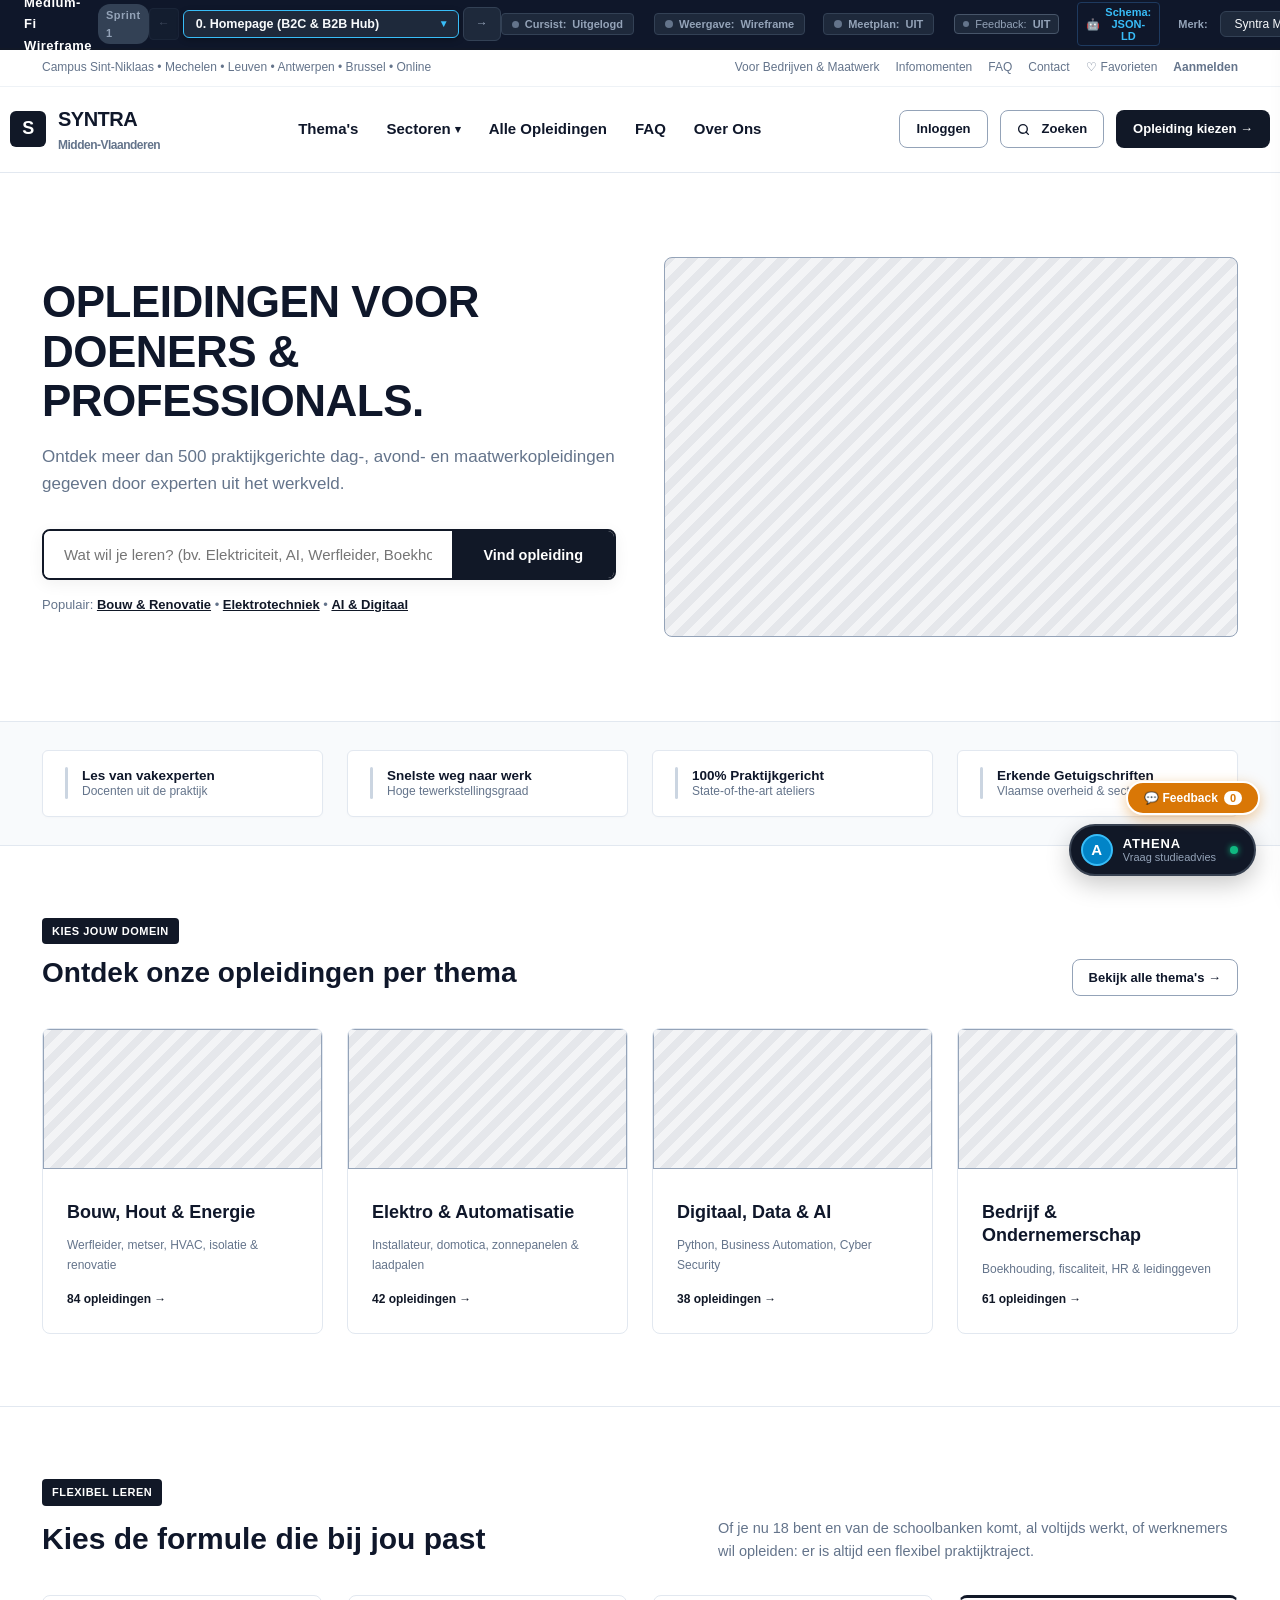
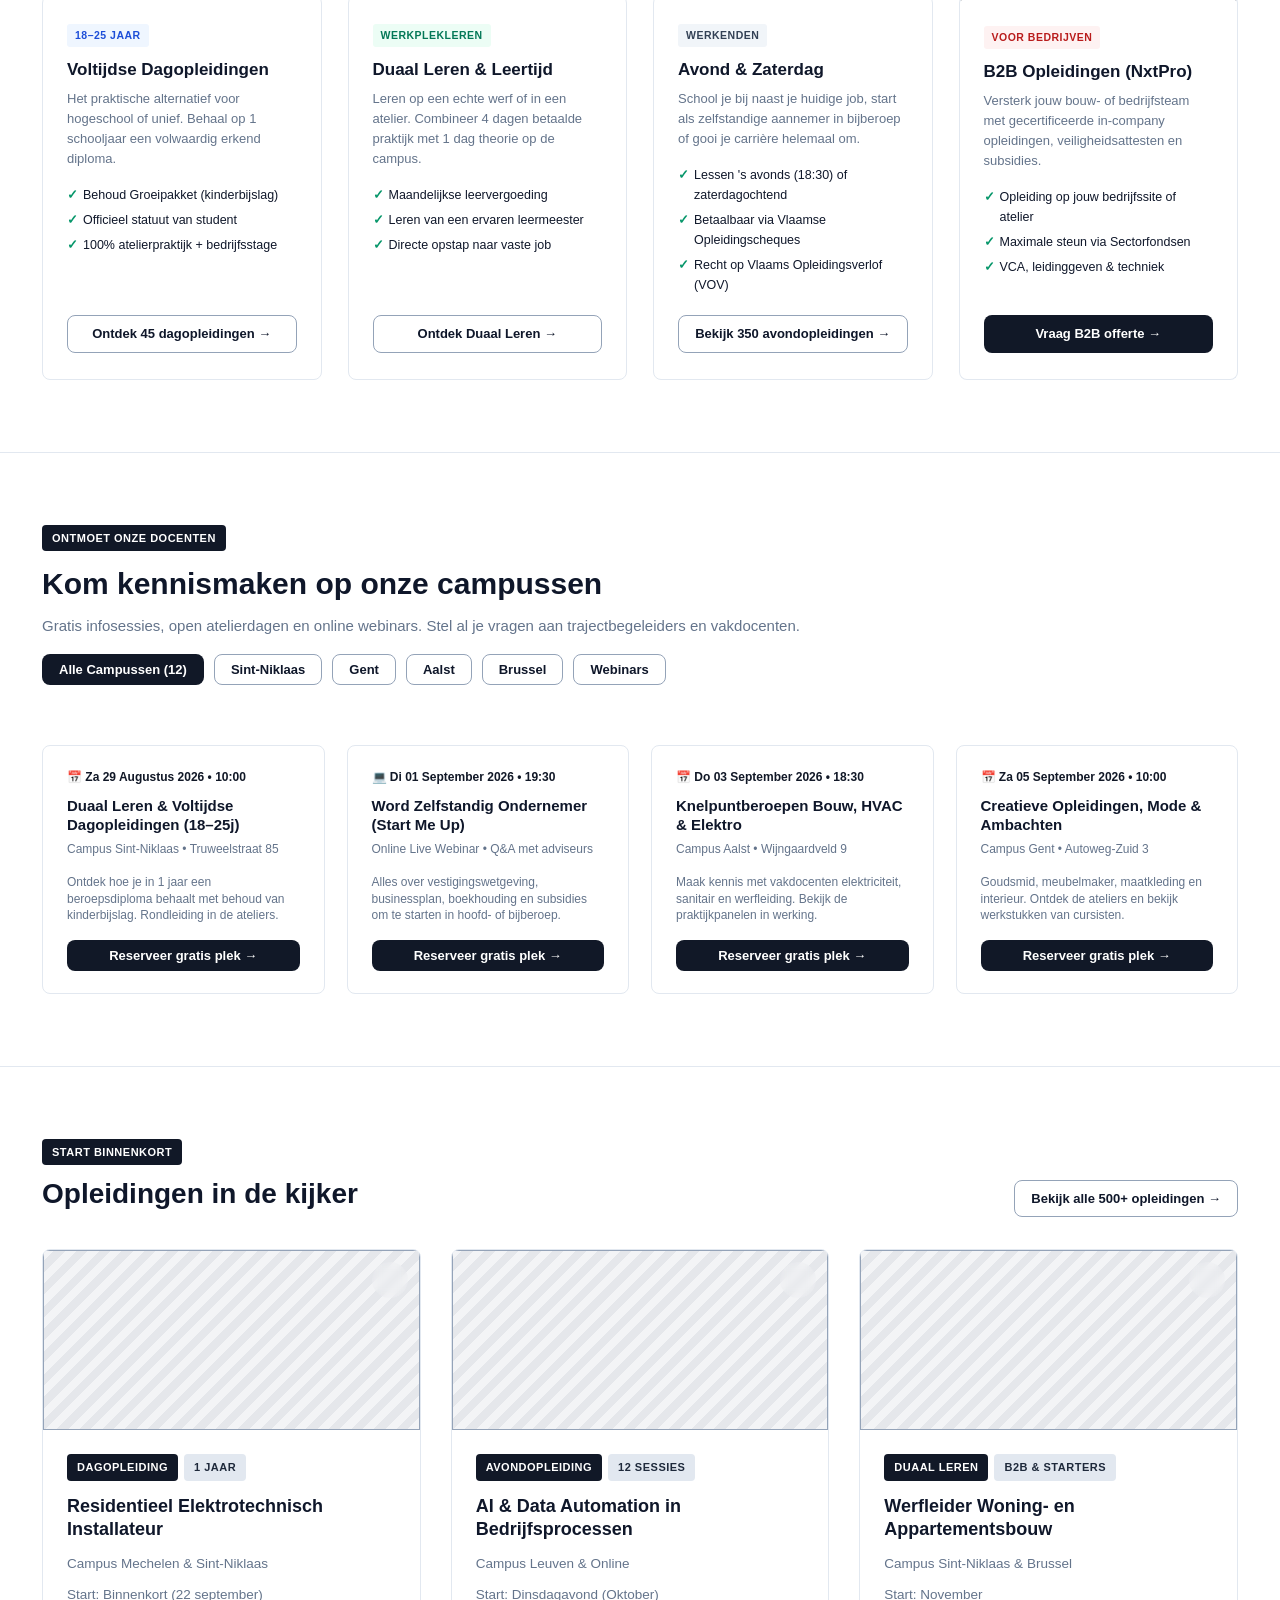
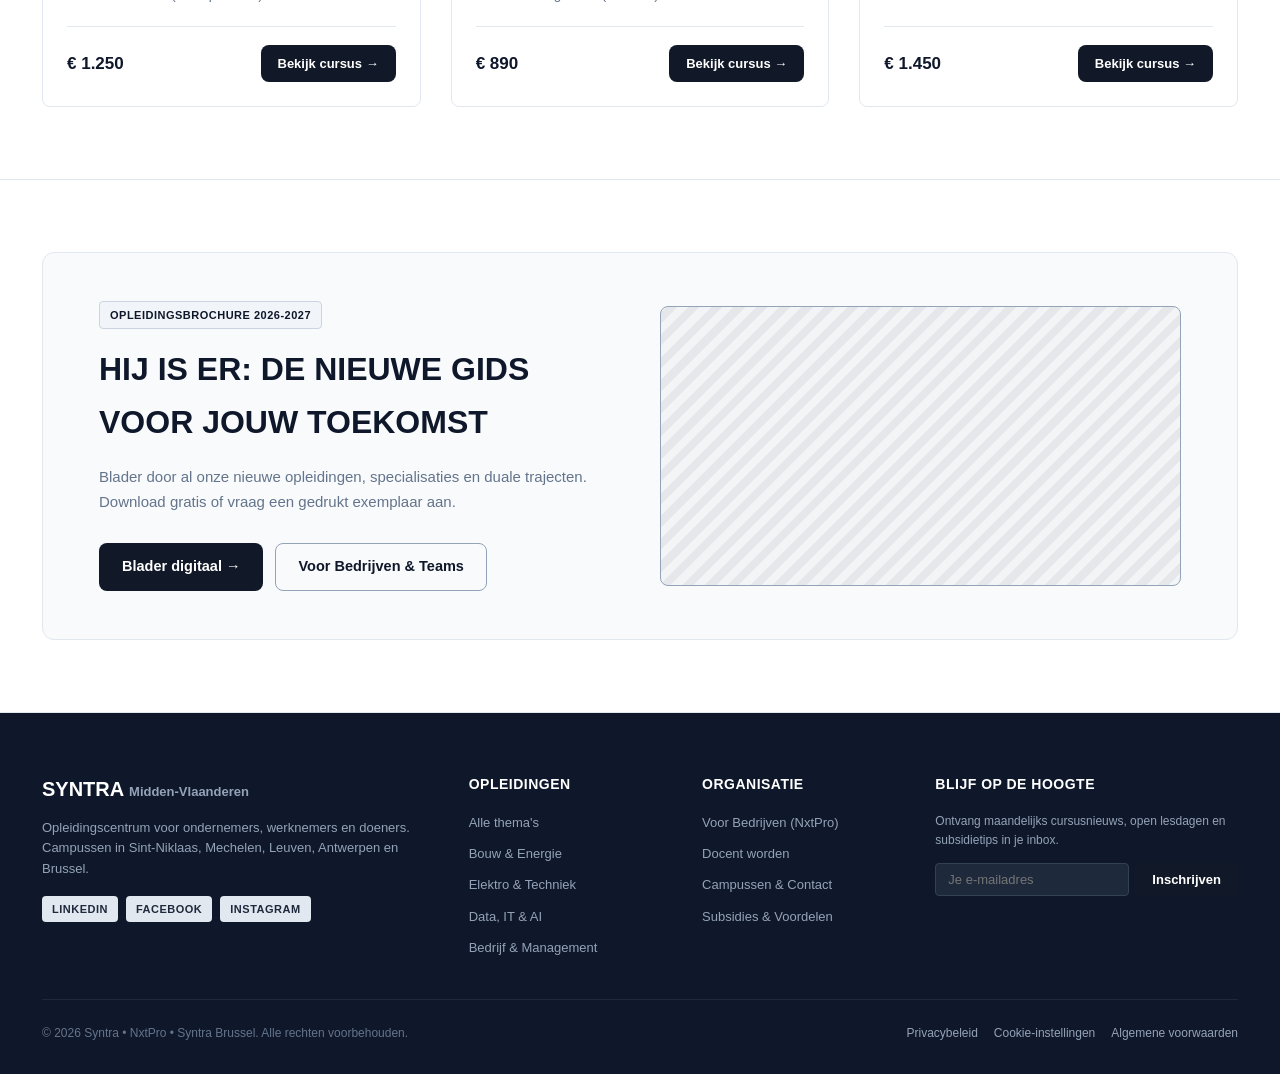
<file: index.html>
<!DOCTYPE html>
<html lang="nl-BE">
<head>
    <meta charset="UTF-8">
    <meta name="viewport" content="width=device-width, initial-scale=1.0">
    <title>Wireframe Prototype - Homepage</title>
    <link rel="stylesheet" href="assets/wireframe.css">
    <link rel="stylesheet" href="assets/feedback-tool.css">
    <script src="assets/wireframe.js" defer></script>
    <script src="assets/feedback-tool.js" defer></script>
    <script src="assets/schema-inspector.js" defer></script>
</head>
<body>

    <!-- GLOBAL HEADER WIREFRAME -->
    <header class="wf-header">
        <div class="wf-topbar">
            <div class="wf-container wf-topbar-flex">
                <div>Campus Sint-Niklaas &bull; Mechelen &bull; Leuven &bull; Antwerpen &bull; Brussel &bull; Online</div>
                <div style="display:flex;gap:16px;align-items:center;">
                    <a href="sector-bouw.html#b2b-bouw" style="color:inherit;text-decoration:none;">Voor Bedrijven &amp; Maatwerk</a>
                    <a href="#infosessies" style="color:inherit;text-decoration:none;">Infomomenten</a>
                    <a href="faq.html" style="color:inherit;text-decoration:none;">FAQ</a>
                    <a href="#" style="color:inherit;text-decoration:none;">Contact</a>
                    <a href="#" class="wf-top-favorites-btn" style="color:inherit;text-decoration:none;display:inline-flex;align-items:center;gap:4px;">
                        <span>♡</span> <span>Favorieten</span>
                        <span class="wf-fav-count-badge" style="display:none;">0</span>
                    </a>
                    <a href="#" class="wf-top-user-btn" style="color:inherit;text-decoration:none;font-weight:700;">
                        Aanmelden
                    </a>
                </div>
            </div>
        </div>

        <div class="wf-container wf-main-header">
            <a href="index.html" class="wf-brand-logo">
                <div class="wf-logo-badge">S</div>
                <div>
                    <span class="wf-brand-name">SYNTRA</span>
                    <span style="font-size:12px;display:block;font-weight:600;color:var(--wf-text-muted);" class="wf-brand-sub">Midden-Vlaanderen</span>
                </div>
            </a>

            <nav>
                <ul class="wf-nav-links">
                    <li><a href="themas.html">Thema's</a></li>
                    <li class="wf-nav-dropdown-item">
                        <a href="themas.html" class="wf-dropdown-trigger" id="wfNavSectorenBtn">
                            Sectoren <span class="wf-dropdown-arrow">▾</span>
                        </a>
                        <div class="wf-dropdown-menu">
                            <div class="wf-dropdown-header">
                                <span>Kies een Sector Hub</span>
                            </div>
                            <div class="wf-dropdown-grid">
                                <a href="sector-bouw.html" class="wf-dropdown-link is-featured">
                                    <div>
                                        <strong>Bouw &amp; Energie</strong>
                                        <small>Werfleider, HVAC, Elektriciteit, Hernieuwbaar</small>
                                    </div>
                                    <span class="wf-tag wf-tag-sm" style="font-size:9px; margin-left:auto;">Actieve Hub</span>
                                </a>
                                <a href="opleiding.html" class="wf-dropdown-link">
                                    <div>
                                        <strong>Elektro &amp; Automatisering</strong>
                                        <small>Residentieel, Industrieel, Domotica, AREI</small>
                                    </div>
                                </a>
                                <a href="zoeken.html?sector=digitaal" class="wf-dropdown-link">
                                    <div>
                                        <strong>Digitaal, Data &amp; AI</strong>
                                        <small>Python, Cybersecurity, Prompt Engineering</small>
                                    </div>
                                </a>
                                <a href="zoeken.html?sector=zorg" class="wf-dropdown-link">
                                    <div>
                                        <strong>Zorg, Welzijn &amp; Zorgkundige</strong>
                                        <small>Verzorgende, Tandartsassistent, Optiek</small>
                                    </div>
                                </a>
                                <a href="zoeken.html?sector=horeca" class="wf-dropdown-link">
                                    <div>
                                        <strong>Voeding, Horeca &amp; Bakkerij</strong>
                                        <small>Kok, Sommelier, Brood &amp; Banket, Chocolatier</small>
                                    </div>
                                </a>
                                <a href="zoeken.html?sector=ondernemen" class="wf-dropdown-link">
                                    <div>
                                        <strong>Ondernemen &amp; Bedrijfsvoering</strong>
                                        <small>Boekhouden, HR, Marketing, KMO-Leiderschap</small>
                                    </div>
                                </a>
                                <a href="zoeken.html?sector=creatief" class="wf-dropdown-link">
                                    <div>
                                        <strong>Creatief &amp; Ambacht</strong>
                                        <small>Meubelmaker, Goudsmid, Leder, Interieur</small>
                                    </div>
                                </a>
                            </div>
                            <div class="wf-dropdown-footer">
                                <a href="themas.html">Bekijk alle 18 sectoren &amp; vakgebieden &rarr;</a>
                            </div>
                        </div>
                    </li>
                    <li><a href="zoeken.html">Alle Opleidingen</a></li>
                    <li><a href="faq.html">FAQ</a></li>
                    <li><a href="#">Over Ons</a></li>
                </ul>
            </nav>

            <div class="wf-nav-actions">
                <a href="zoeken.html" class="wf-btn wf-btn-outline wf-btn-sm" id="wfNavSearchBtn">
                    <svg width="13" height="13" viewBox="0 0 24 24" fill="none" stroke="currentColor" stroke-width="2.5" stroke-linecap="round" stroke-linejoin="round" style="margin-right:4px; vertical-align:-1px;"><circle cx="11" cy="11" r="8"></circle><line x1="21" y1="21" x2="16.65" y2="16.65"></line></svg>Zoeken
                </a>
                <a href="themas.html" class="wf-btn wf-btn-primary wf-btn-sm">Opleiding kiezen &rarr;</a>
            </div>
        </div>
    </header>

    <!-- PERSOONLIJKE CURSISTENSTRIP (Suggestie 1B - Zichtbaar indien ingelogd) -->
    <div class="wf-personal-banner" id="wfPersonalBanner" style="display:none;">
        <div class="wf-container wf-personal-banner-inner">
            <div class="wf-pb-left">
                <span class="wf-pb-badge">Mijn Opleidingstraject</span>
                <strong>Welkom terug, Karel!</strong>
                <span class="wf-pb-text">Eerstvolgende les: <em>Residentieel Elektrotechnisch Installateur</em> &bull; Woensdag 18:30 (Campus Sint-Niklaas, Atelier E102)</span>
            </div>
            <div class="wf-pb-right">
                <a href="opleiding.html#sessies" class="wf-btn wf-btn-sm wf-btn-outline" style="border-color:#86EFAC; background:#FFFFFF;">Lessenrooster &rarr;</a>
                <a href="#" class="wf-btn wf-btn-sm wf-btn-primary" onclick="alert('Inloggen op Canvas / Digitale Leeromgeving gesimuleerd.'); return false;">Mijn Lesmateriaal (Canvas)</a>
            </div>
        </div>
    </div>

    <!-- 1. HERO WIREFRAME MET CENTRALE ZOEKFUNCTIE -->
    <section class="wf-section wf-hero-home" style="padding: 84px 0; background: #FFFFFF;">
        <div class="wf-container">
            <div class="wf-grid-2" style="align-items: center; gap: 48px;">
                <div>
                    <h1 style="font-size: 44px; font-weight: 900; line-height: 1.12; margin-bottom: 18px; letter-spacing: -0.5px;">
                        OPLEIDINGEN VOOR DOENERS &amp; PROFESSIONALS.
                    </h1>
                    <p style="font-size: 17px; color: var(--wf-text-muted); line-height: 1.6; margin-bottom: 32px;">
                        Ontdek meer dan 500 praktijkgerichte dag-, avond- en maatwerkopleidingen gegeven door experten uit het werkveld.
                    </p>

                    <!-- Geïntegreerde Zoekbalk -->
                    <form action="zoeken.html" method="GET" style="display:flex; border: 2px solid var(--wf-primary); border-radius: 8px; overflow: hidden; background: #fff; box-shadow: 0 4px 16px rgba(0,0,0,0.06);">
                        <input type="text" name="q" placeholder="Wat wil je leren? (bv. Elektriciteit, AI, Werfleider, Boekhouding...)" style="flex:1; padding: 15px 20px; border:none; outline:none; font-size:15px;">
                        <button type="submit" class="wf-btn wf-btn-primary" style="border-radius:0; padding: 0 30px;">Vind opleiding</button>
                    </form>
                    <div style="font-size: 13px; color: var(--wf-text-muted); margin-top: 14px;">
                        Populair: <a href="sector-bouw.html" style="color:var(--wf-primary); font-weight:600;">Bouw &amp; Renovatie</a> &bull; <a href="zoeken.html" style="color:var(--wf-primary); font-weight:600;">Elektrotechniek</a> &bull; <a href="zoeken.html" style="color:var(--wf-primary); font-weight:600;">AI &amp; Digitaal</a>
                    </div>
                </div>

                <div>
                    <div class="wf-img-ph" style="height: 380px;"></div>
                </div>
            </div>
        </div>
    </section>

    <!-- 2. USP STRIP WIREFRAME -->
    <section class="wf-section" style="padding: 28px 0; background: #F8FAFC; border-bottom: 1px solid var(--wf-border);">
        <div class="wf-container">
            <div class="wf-grid-4">
                <div class="wf-usp-card">
                    <div class="wf-usp-bar"></div>
                    <div>
                        <strong class="wf-usp-title">Les van vakexperten</strong>
                        <small class="wf-usp-sub">Docenten uit de praktijk</small>
                    </div>
                </div>
                <div class="wf-usp-card">
                    <div class="wf-usp-bar"></div>
                    <div>
                        <strong class="wf-usp-title">Snelste weg naar werk</strong>
                        <small class="wf-usp-sub">Hoge tewerkstellingsgraad</small>
                    </div>
                </div>
                <div class="wf-usp-card">
                    <div class="wf-usp-bar"></div>
                    <div>
                        <strong class="wf-usp-title">100% Praktijkgericht</strong>
                        <small class="wf-usp-sub">State-of-the-art ateliers</small>
                    </div>
                </div>
                <div class="wf-usp-card">
                    <div class="wf-usp-bar"></div>
                    <div>
                        <strong class="wf-usp-title">Erkende Getuigschriften</strong>
                        <small class="wf-usp-sub">Vlaamse overheid &amp; sectoren</small>
                    </div>
                </div>
            </div>
        </div>
    </section>

    <!-- 2B. SECTOR- & THEMAGRID WIREFRAME -->
    <section class="wf-section" style="padding: 72px 0; background: #FFFFFF; border-bottom: 1px solid var(--wf-border);">
        <div class="wf-container">
            <div style="display:flex;justify-content:space-between;align-items:flex-end;margin-bottom:32px;">
                <div>
                    <span class="wf-tag wf-tag-green">Kies jouw domein</span>
                    <h2 style="font-size: 28px; font-weight: 800; margin-top: 6px;">Ontdek onze opleidingen per thema</h2>
                </div>
                <a href="themas.html" class="wf-btn wf-btn-outline wf-btn-sm">Bekijk alle thema's &rarr;</a>
            </div>

            <div class="wf-grid-4">
                <a href="sector-bouw.html" class="wf-card" style="text-decoration:none; color:inherit;">
                    <div class="wf-img-ph" style="height: 140px; border-radius:0;"></div>
                    <div class="wf-card-body">
                        <h3 class="wf-card-title">Bouw, Hout &amp; Energie</h3>
                        <p style="font-size:12px;color:var(--wf-text-muted);">Werfleider, metser, HVAC, isolatie &amp; renovatie</p>
                        <div style="margin-top:auto;padding-top:10px;font-size:12px;color:var(--wf-primary);font-weight:700;">84 opleidingen &rarr;</div>
                    </div>
                </a>

                <a href="zoeken.html" class="wf-card" style="text-decoration:none; color:inherit;">
                    <div class="wf-img-ph" style="height: 140px; border-radius:0;"></div>
                    <div class="wf-card-body">
                        <h3 class="wf-card-title">Elektro &amp; Automatisatie</h3>
                        <p style="font-size:12px;color:var(--wf-text-muted);">Installateur, domotica, zonnepanelen &amp; laadpalen</p>
                        <div style="margin-top:auto;padding-top:10px;font-size:12px;color:var(--wf-primary);font-weight:700;">42 opleidingen &rarr;</div>
                    </div>
                </a>

                <a href="zoeken.html" class="wf-card" style="text-decoration:none; color:inherit;">
                    <div class="wf-img-ph" style="height: 140px; border-radius:0;"></div>
                    <div class="wf-card-body">
                        <h3 class="wf-card-title">Digitaal, Data &amp; AI</h3>
                        <p style="font-size:12px;color:var(--wf-text-muted);">Python, Business Automation, Cyber Security</p>
                        <div style="margin-top:auto;padding-top:10px;font-size:12px;color:var(--wf-primary);font-weight:700;">38 opleidingen &rarr;</div>
                    </div>
                </a>

                <a href="zoeken.html" class="wf-card" style="text-decoration:none; color:inherit;">
                    <div class="wf-img-ph" style="height: 140px; border-radius:0;"></div>
                    <div class="wf-card-body">
                        <h3 class="wf-card-title">Bedrijf &amp; Ondernemerschap</h3>
                        <p style="font-size:12px;color:var(--wf-text-muted);">Boekhouding, fiscaliteit, HR &amp; leidinggeven</p>
                        <div style="margin-top:auto;padding-top:10px;font-size:12px;color:var(--wf-primary);font-weight:700;">61 opleidingen &rarr;</div>
                    </div>
                </a>
            </div>
        </div>
    </section>

    <!-- 2C. DE 4 OPLEIDINGSFORMULES (Segmentatie naar behoefte) -->
    <section class="wf-section bg-alt" style="padding: 72px 0; border-bottom: 1px solid var(--wf-border);">
        <div class="wf-container">
            <div style="display:flex; justify-content:space-between; align-items:flex-end; margin-bottom: 32px; flex-wrap:wrap; gap:16px;">
                <div>
                    <span class="wf-tag wf-tag-dark">Flexibel Leren</span>
                    <h2 style="font-size: 30px; font-weight: 800; margin-top: 8px;">Kies de formule die bij jou past</h2>
                </div>
                <div style="font-size: 14.5px; color: var(--wf-text-muted); max-width: 520px; line-height:1.6;">
                    Of je nu 18 bent en van de schoolbanken komt, al voltijds werkt, of werknemers wil opleiden: er is altijd een flexibel praktijktraject.
                </div>
            </div>

            <div class="wf-formulas-grid">
                <!-- Formule 1: Voltijdse Dagopleidingen -->
                <div class="wf-formula-card">
                    <div>
                        <span class="wf-formula-badge" style="background:#EFF6FF; color:#1D4ED8;">18–25 Jaar</span>
                        <h3 class="wf-formula-title">Voltijdse Dagopleidingen</h3>
                        <p class="wf-formula-desc">
                            Het praktische alternatief voor hogeschool of unief. Behaal op 1 schooljaar een volwaardig erkend diploma.
                        </p>
                        <ul class="wf-formula-list">
                            <li>Behoud Groeipakket (kinderbijslag)</li>
                            <li>Officieel statuut van student</li>
                            <li>100% atelierpraktijk + bedrijfsstage</li>
                        </ul>
                    </div>
                    <a href="zoeken.html?formule=dag" class="wf-btn wf-btn-outline wf-btn-sm" style="width:100%; justify-content:center;">Ontdek 45 dagopleidingen &rarr;</a>
                </div>

                <!-- Formule 2: Duaal Leren & Leertijd -->
                <div class="wf-formula-card">
                    <div>
                        <span class="wf-formula-badge" style="background:#ECFDF5; color:#047857;">Werkplekleren</span>
                        <h3 class="wf-formula-title">Duaal Leren &amp; Leertijd</h3>
                        <p class="wf-formula-desc">
                            Leren op een echte werf of in een atelier. Combineer 4 dagen betaalde praktijk met 1 dag theorie op de campus.
                        </p>
                        <ul class="wf-formula-list">
                            <li>Maandelijkse leervergoeding</li>
                            <li>Leren van een ervaren leermeester</li>
                            <li>Directe opstap naar vaste job</li>
                        </ul>
                    </div>
                    <a href="themas.html" class="wf-btn wf-btn-outline wf-btn-sm" style="width:100%; justify-content:center;">Ontdek Duaal Leren &rarr;</a>
                </div>

                <!-- Formule 3: Avond- & Zaterdagtrajecten -->
                <div class="wf-formula-card">
                    <div>
                        <span class="wf-formula-badge" style="background:#F1F5F9; color:#334155;">Werkenden</span>
                        <h3 class="wf-formula-title">Avond &amp; Zaterdag</h3>
                        <p class="wf-formula-desc">
                            School je bij naast je huidige job, start als zelfstandige aannemer in bijberoep of gooi je carrière helemaal om.
                        </p>
                        <ul class="wf-formula-list">
                            <li>Lessen 's avonds (18:30) of zaterdagochtend</li>
                            <li>Betaalbaar via Vlaamse Opleidingscheques</li>
                            <li>Recht op Vlaams Opleidingsverlof (VOV)</li>
                        </ul>
                    </div>
                    <a href="zoeken.html?formule=avond" class="wf-btn wf-btn-outline wf-btn-sm" style="width:100%; justify-content:center;">Bekijk 350 avondopleidingen &rarr;</a>
                </div>

                <!-- Formule 4: B2B & Maatwerk (NxtPro) -->
                <div class="wf-formula-card" style="border-top:3px solid var(--wf-primary);">
                    <div>
                        <span class="wf-formula-badge" style="background:#FEF2F2; color:#B91C1C;">Voor Bedrijven</span>
                        <h3 class="wf-formula-title">B2B Opleidingen (NxtPro)</h3>
                        <p class="wf-formula-desc">
                            Versterk jouw bouw- of bedrijfsteam met gecertificeerde in-company opleidingen, veiligheidsattesten en subsidies.
                        </p>
                        <ul class="wf-formula-list">
                            <li>Opleiding op jouw bedrijfssite of atelier</li>
                            <li>Maximale steun via Sectorfondsen</li>
                            <li>VCA, leidinggeven &amp; techniek</li>
                        </ul>
                    </div>
                    <a href="sector-bouw.html#b2b-bouw" class="wf-btn wf-btn-primary wf-btn-sm" style="width:100%; justify-content:center;">Vraag B2B offerte &rarr;</a>
                </div>
            </div>
        </div>
    </section>

    <!-- 2D. INFOSESSIES, OPENLESDAGEN & WEBINARS (Lead Generation) -->
    <section class="wf-section" style="padding: 72px 0; background: #FFFFFF; border-bottom: 1px solid var(--wf-border);" id="infosessies">
        <div class="wf-container">
            <div style="display:flex; justify-content:space-between; align-items:flex-end; margin-bottom: 32px; flex-wrap:wrap; gap:16px;">
                <div>
                    <span class="wf-tag wf-tag-dark">Ontmoet onze docenten</span>
                    <h2 style="font-size: 30px; font-weight: 800; margin-top: 8px;">Kom kennismaken op onze campussen</h2>
                    <p style="font-size: 15px; color: var(--wf-text-muted); margin-top: 6px; line-height:1.6;">
                        Gratis infosessies, open atelierdagen en online webinars. Stel al je vragen aan trajectbegeleiders en vakdocenten.
                    </p>
                </div>
                <div class="wf-infosessies-filter">
                    <button type="button" class="wf-btn wf-btn-primary wf-btn-sm" data-campus="all">Alle Campussen (12)</button>
                    <button type="button" class="wf-btn wf-btn-outline wf-btn-sm" data-campus="sint-niklaas">Sint-Niklaas</button>
                    <button type="button" class="wf-btn wf-btn-outline wf-btn-sm" data-campus="gent">Gent</button>
                    <button type="button" class="wf-btn wf-btn-outline wf-btn-sm" data-campus="aalst">Aalst</button>
                    <button type="button" class="wf-btn wf-btn-outline wf-btn-sm" data-campus="brussel">Brussel</button>
                    <button type="button" class="wf-btn wf-btn-outline wf-btn-sm" data-campus="online">Webinars</button>
                </div>
            </div>

            <div class="wf-infosessies-grid">
                <!-- Sessie 1 -->
                <div class="wf-infosessie-card" data-campus="sint-niklaas">
                    <div>
                        <div class="wf-infosessie-date">📅 Za 29 Augustus 2026 &bull; 10:00</div>
                        <h4 class="wf-infosessie-title">Duaal Leren &amp; Voltijdse Dagopleidingen (18–25j)</h4>
                        <div class="wf-infosessie-meta">Campus Sint-Niklaas &bull; Truweelstraat 85</div>
                        <p style="font-size: 12px; color: var(--wf-text-muted); line-height: 1.4; margin-bottom: 16px;">
                            Ontdek hoe je in 1 jaar een beroepsdiploma behaalt met behoud van kinderbijslag. Rondleiding in de ateliers.
                        </p>
                    </div>
                    <button type="button" class="wf-btn wf-btn-primary wf-btn-sm wf-btn-reserve-infosessie" style="width:100%; justify-content:center;">Reserveer gratis plek &rarr;</button>
                </div>

                <!-- Sessie 2 -->
                <div class="wf-infosessie-card" data-campus="online">
                    <div>
                        <div class="wf-infosessie-date">💻 Di 01 September 2026 &bull; 19:30</div>
                        <h4 class="wf-infosessie-title">Word Zelfstandig Ondernemer (Start Me Up)</h4>
                        <div class="wf-infosessie-meta">Online Live Webinar &bull; Q&amp;A met adviseurs</div>
                        <p style="font-size: 12px; color: var(--wf-text-muted); line-height: 1.4; margin-bottom: 16px;">
                            Alles over vestigingswetgeving, businessplan, boekhouding en subsidies om te starten in hoofd- of bijberoep.
                        </p>
                    </div>
                    <button type="button" class="wf-btn wf-btn-primary wf-btn-sm wf-btn-reserve-infosessie" style="width:100%; justify-content:center;">Reserveer gratis plek &rarr;</button>
                </div>

                <!-- Sessie 3 -->
                <div class="wf-infosessie-card" data-campus="aalst">
                    <div>
                        <div class="wf-infosessie-date">📅 Do 03 September 2026 &bull; 18:30</div>
                        <h4 class="wf-infosessie-title">Knelpuntberoepen Bouw, HVAC &amp; Elektro</h4>
                        <div class="wf-infosessie-meta">Campus Aalst &bull; Wijngaardveld 9</div>
                        <p style="font-size: 12px; color: var(--wf-text-muted); line-height: 1.4; margin-bottom: 16px;">
                            Maak kennis met vakdocenten elektriciteit, sanitair en werfleiding. Bekijk de praktijkpanelen in werking.
                        </p>
                    </div>
                    <button type="button" class="wf-btn wf-btn-primary wf-btn-sm wf-btn-reserve-infosessie" style="width:100%; justify-content:center;">Reserveer gratis plek &rarr;</button>
                </div>

                <!-- Sessie 4 -->
                <div class="wf-infosessie-card" data-campus="gent">
                    <div>
                        <div class="wf-infosessie-date">📅 Za 05 September 2026 &bull; 10:00</div>
                        <h4 class="wf-infosessie-title">Creatieve Opleidingen, Mode &amp; Ambachten</h4>
                        <div class="wf-infosessie-meta">Campus Gent &bull; Autoweg-Zuid 3</div>
                        <p style="font-size: 12px; color: var(--wf-text-muted); line-height: 1.4; margin-bottom: 16px;">
                            Goudsmid, meubelmaker, maatkleding en interieur. Ontdek de ateliers en bekijk werkstukken van cursisten.
                        </p>
                    </div>
                    <button type="button" class="wf-btn wf-btn-primary wf-btn-sm wf-btn-reserve-infosessie" style="width:100%; justify-content:center;">Reserveer gratis plek &rarr;</button>
                </div>
            </div>
        </div>
    </section>

    <!-- 4. POPULAIRE OPLEIDINGEN IN DE KIJKER -->
    <section class="wf-section bg-alt" style="padding: 72px 0;">
        <div class="wf-container">
            <div style="display:flex;justify-content:space-between;align-items:flex-end;margin-bottom:32px;">
                <div>
                    <span class="wf-tag wf-tag-blue">Start binnenkort</span>
                    <h2 style="font-size: 28px; font-weight: 800; margin-top: 6px;">Opleidingen in de kijker</h2>
                </div>
                <a href="zoeken.html" class="wf-btn wf-btn-outline wf-btn-sm">Bekijk alle 500+ opleidingen &rarr;</a>
            </div>

            <div class="wf-grid-3">
                <!-- Kaart 1 -->
                <div class="wf-card">
                    <button type="button" class="wf-fav-btn" data-course-id="EL-2026-RES" data-course-title="Residentieel Elektrotechnisch Installateur" aria-label="Bewaar in favorieten" title="Bewaar in favorieten">
                        <svg class="wf-fav-icon" viewBox="0 0 24 24" width="18" height="18" fill="none" stroke="currentColor" stroke-width="2" stroke-linecap="round" stroke-linejoin="round">
                            <path d="M20.84 4.61a5.5 5.5 0 0 0-7.78 0L12 5.67l-1.06-1.06a5.5 5.5 0 0 0-7.78 7.78l1.06 1.06L12 21.23l7.78-7.78 1.06-1.06a5.5 5.5 0 0 0 0-7.78z"></path>
                        </svg>
                    </button>
                    <div class="wf-img-ph" style="height: 180px; border-radius:0;"></div>
                    <div class="wf-card-body">
                        <div style="display:flex;gap:6px;margin-bottom:6px;">
                            <span class="wf-tag wf-tag-green">Dagopleiding</span>
                            <span class="wf-tag">1 Jaar</span>
                        </div>
                        <h3 class="wf-card-title">Residentieel Elektrotechnisch Installateur</h3>
                        <div class="wf-card-meta">
                            <div>Campus Mechelen &amp; Sint-Niklaas</div>
                            <div>Start: Binnenkort (22 september)</div>
                        </div>
                        <div class="wf-card-footer">
                            <div class="wf-price">&euro; 1.250</div>
                            <a href="opleiding.html" class="wf-btn wf-btn-primary wf-btn-sm">Bekijk cursus &rarr;</a>
                        </div>
                    </div>
                </div>

                <!-- Kaart 2 -->
                <div class="wf-card">
                    <button type="button" class="wf-fav-btn" data-course-id="AI-2026-AUTO" data-course-title="AI &amp; Data Automation in Bedrijfsprocessen" aria-label="Bewaar in favorieten" title="Bewaar in favorieten">
                        <svg class="wf-fav-icon" viewBox="0 0 24 24" width="18" height="18" fill="none" stroke="currentColor" stroke-width="2" stroke-linecap="round" stroke-linejoin="round">
                            <path d="M20.84 4.61a5.5 5.5 0 0 0-7.78 0L12 5.67l-1.06-1.06a5.5 5.5 0 0 0-7.78 7.78l1.06 1.06L12 21.23l7.78-7.78 1.06-1.06a5.5 5.5 0 0 0 0-7.78z"></path>
                        </svg>
                    </button>
                    <div class="wf-img-ph" style="height: 180px; border-radius:0;"></div>
                    <div class="wf-card-body">
                        <div style="display:flex;gap:6px;margin-bottom:6px;">
                            <span class="wf-tag wf-tag-blue">Avondopleiding</span>
                            <span class="wf-tag">12 Sessies</span>
                        </div>
                        <h3 class="wf-card-title">AI &amp; Data Automation in Bedrijfsprocessen</h3>
                        <div class="wf-card-meta">
                            <div>Campus Leuven &amp; Online</div>
                            <div>Start: Dinsdagavond (Oktober)</div>
                        </div>
                        <div class="wf-card-footer">
                            <div class="wf-price">&euro; 890</div>
                            <a href="opleiding.html" class="wf-btn wf-btn-primary wf-btn-sm">Bekijk cursus &rarr;</a>
                        </div>
                    </div>
                </div>

                <!-- Kaart 3 -->
                <div class="wf-card">
                    <button type="button" class="wf-fav-btn" data-course-id="BW-2026-WERF" data-course-title="Werfleider Woning- en Appartementsbouw" aria-label="Bewaar in favorieten" title="Bewaar in favorieten">
                        <svg class="wf-fav-icon" viewBox="0 0 24 24" width="18" height="18" fill="none" stroke="currentColor" stroke-width="2" stroke-linecap="round" stroke-linejoin="round">
                            <path d="M20.84 4.61a5.5 5.5 0 0 0-7.78 0L12 5.67l-1.06-1.06a5.5 5.5 0 0 0-7.78 7.78l1.06 1.06L12 21.23l7.78-7.78 1.06-1.06a5.5 5.5 0 0 0 0-7.78z"></path>
                        </svg>
                    </button>
                    <div class="wf-img-ph" style="height: 180px; border-radius:0;"></div>
                    <div class="wf-card-body">
                        <div style="display:flex;gap:6px;margin-bottom:6px;">
                            <span class="wf-tag wf-tag-green">Duaal Leren</span>
                            <span class="wf-tag">B2B &amp; Starters</span>
                        </div>
                        <h3 class="wf-card-title">Werfleider Woning- en Appartementsbouw</h3>
                        <div class="wf-card-meta">
                            <div>Campus Sint-Niklaas &amp; Brussel</div>
                            <div>Start: November</div>
                        </div>
                        <div class="wf-card-footer">
                            <div class="wf-price">&euro; 1.450</div>
                            <a href="opleiding.html" class="wf-btn wf-btn-primary wf-btn-sm">Bekijk cursus &rarr;</a>
                        </div>
                    </div>
                </div>
            </div>
        </div>
    </section>

    <!-- 5. BROCHURE & B2B MAATWERK BANNER -->
    <section class="wf-section bg-alt" style="padding: 72px 0;">
        <div class="wf-container">
            <div class="wf-grid-2" style="align-items:center; background:#F8FAFC; border:1px solid var(--wf-border); border-radius:12px; padding:48px 56px; gap:40px;">
                <div>
                    <span class="wf-tag wf-tag-red">Opleidingsbrochure 2026-2027</span>
                    <h2 style="font-size:32px; font-weight:800; margin:14px 0 16px;">HIJ IS ER: DE NIEUWE GIDS VOOR JOUW TOEKOMST</h2>
                    <p style="color:var(--wf-text-muted); line-height:1.65; margin-bottom:28px;">
                        Blader door al onze nieuwe opleidingen, specialisaties en duale trajecten. Download gratis of vraag een gedrukt exemplaar aan.
                    </p>
                    <div style="display:flex;gap:12px; flex-wrap:wrap;">
                        <a href="#" class="wf-btn wf-btn-primary">Blader digitaal &rarr;</a>
                        <a href="sector-bouw.html" class="wf-btn wf-btn-outline">Voor Bedrijven &amp; Teams</a>
                    </div>
                </div>
                <div>
                    <div class="wf-img-ph" style="height:280px;"></div>
                </div>
            </div>
        </div>
    </section>

    <!-- GLOBAL FOOTER WIREFRAME -->
    <footer class="wf-footer">
        <div class="wf-container">
            <div class="wf-footer-grid">
                <div class="wf-footer-col">
                    <div style="font-weight:900;font-size:20px;color:#fff;margin-bottom:12px;">
                        <span class="wf-brand-name">SYNTRA</span> <span class="wf-brand-sub" style="font-size:13px;color:#94a3b8;">Midden-Vlaanderen</span>
                    </div>
                    <p style="line-height:1.6;color:#94a3b8;margin-bottom:16px;">
                        Opleidingscentrum voor ondernemers, werknemers en doeners. Campussen in Sint-Niklaas, Mechelen, Leuven, Antwerpen en Brussel.
                    </p>
                    <div style="display:flex;gap:8px;">
                        <span class="wf-tag">LinkedIn</span>
                        <span class="wf-tag">Facebook</span>
                        <span class="wf-tag">Instagram</span>
                    </div>
                </div>

                <div class="wf-footer-col">
                    <h4>Opleidingen</h4>
                    <ul>
                        <li><a href="themas.html">Alle thema's</a></li>
                        <li><a href="sector-bouw.html">Bouw &amp; Energie</a></li>
                        <li><a href="zoeken.html">Elektro &amp; Techniek</a></li>
                        <li><a href="zoeken.html">Data, IT &amp; AI</a></li>
                        <li><a href="zoeken.html">Bedrijf &amp; Management</a></li>
                    </ul>
                </div>

                <div class="wf-footer-col">
                    <h4>Organisatie</h4>
                    <ul>
                        <li><a href="sector-bouw.html">Voor Bedrijven (NxtPro)</a></li>
                        <li><a href="#">Docent worden</a></li>
                        <li><a href="#">Campussen &amp; Contact</a></li>
                        <li><a href="#">Subsidies &amp; Voordelen</a></li>
                    </ul>
                </div>

                <div class="wf-footer-col">
                    <h4>Blijf op de hoogte</h4>
                    <p style="color:#94a3b8;font-size:12px;margin-bottom:12px;">
                        Ontvang maandelijks cursusnieuws, open lesdagen en subsidietips in je inbox.
                    </p>
                    <div style="display:flex;gap:6px;">
                        <input type="email" placeholder="Je e-mailadres" style="flex:1;padding:8px 12px;border:1px solid #334155;background:#1E293B;color:#fff;border-radius:4px;font-size:13px;">
                        <button class="wf-btn wf-btn-primary wf-btn-sm" style="border-radius:4px;">Inschrijven</button>
                    </div>
                </div>
            </div>

            <div class="wf-footer-bottom">
                <div>&copy; 2026 Syntra &bull; NxtPro &bull; Syntra Brussel. Alle rechten voorbehouden.</div>
                <div style="display:flex;gap:16px;">
                    <a href="#">Privacybeleid</a>
                    <a href="#">Cookie-instellingen</a>
                    <a href="#">Algemene voorwaarden</a>
                </div>
            </div>
        </div>
    </footer>

</body>
</html>
</file>
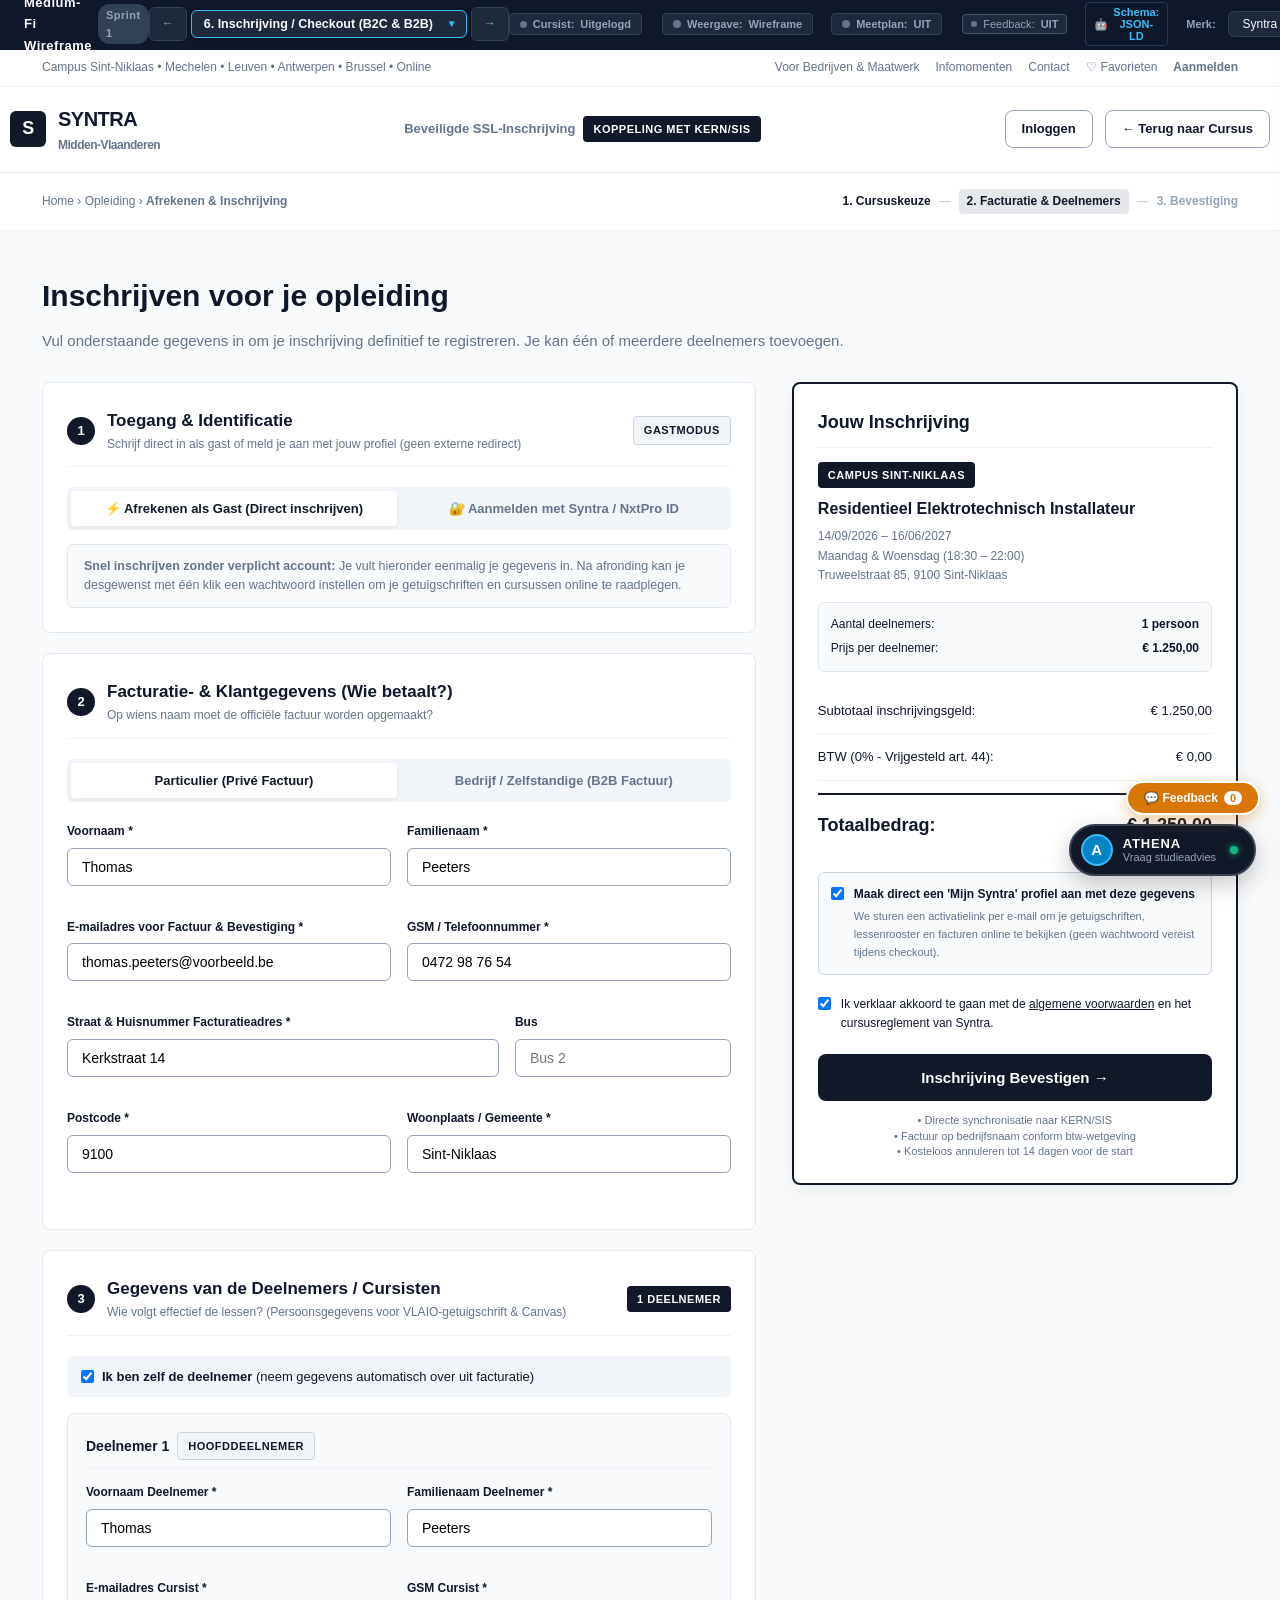
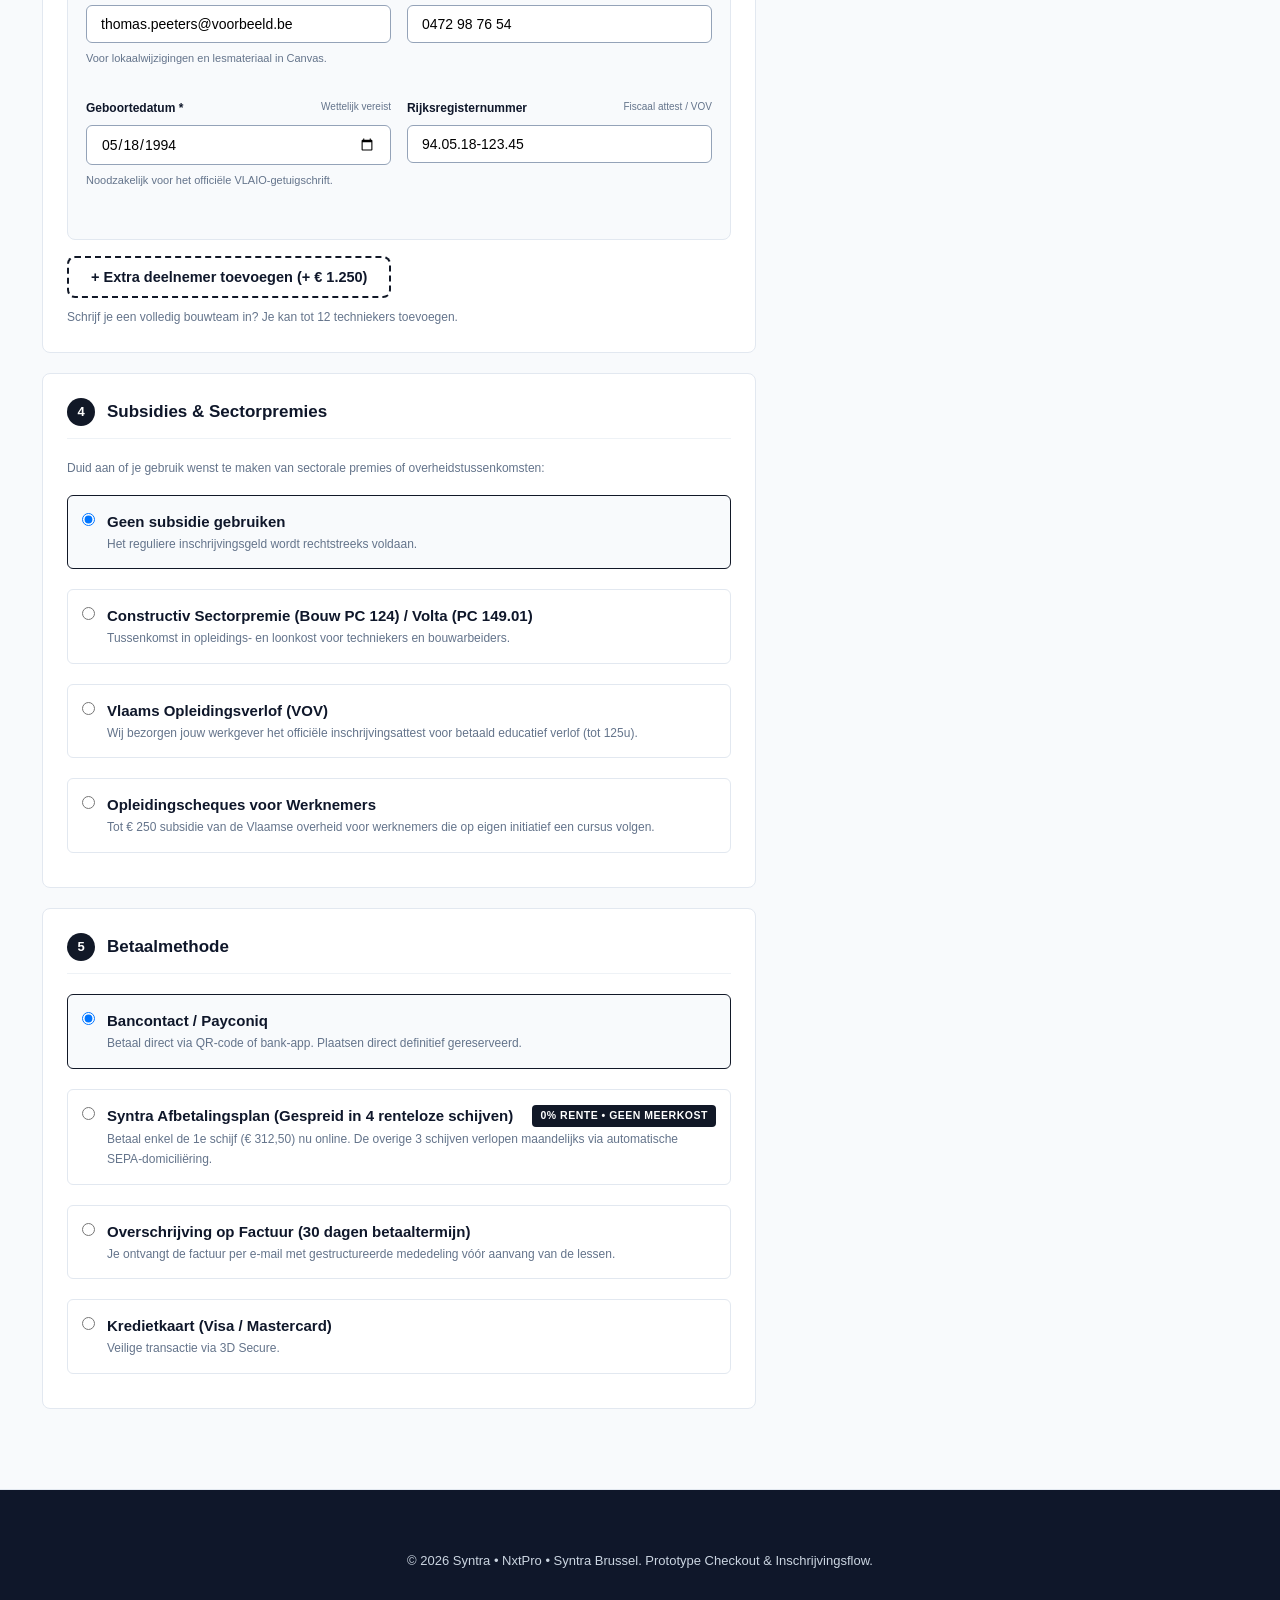
<file: afrekenen.html>
<!DOCTYPE html>
<html lang="nl-BE">
<head>
    <meta charset="UTF-8">
    <meta name="viewport" content="width=device-width, initial-scale=1.0">
    <title>Wireframe Prototype - Afrekenen &amp; Inschrijven</title>
    <link rel="stylesheet" href="assets/wireframe.css">
    <link rel="stylesheet" href="assets/feedback-tool.css">
    <script src="assets/wireframe.js" defer></script>
    <script src="assets/feedback-tool.js" defer></script>
    <script src="assets/schema-inspector.js" defer></script>
</head>
<body style="background:#F8FAFC;">

    <!-- GLOBAL HEADER WIREFRAME -->
    <header class="wf-header">
        <div class="wf-topbar">
            <div class="wf-container wf-topbar-flex">
                <div>Campus Sint-Niklaas &bull; Mechelen &bull; Leuven &bull; Antwerpen &bull; Brussel &bull; Online</div>
                <div style="display:flex;gap:16px;align-items:center;">
                    <a href="sector-bouw.html#b2b-bouw" style="color:inherit;text-decoration:none;">Voor Bedrijven &amp; Maatwerk</a>
                    <a href="index.html#infosessies" style="color:inherit;text-decoration:none;">Infomomenten</a>
                    <a href="#" style="color:inherit;text-decoration:none;">Contact</a>
                    <a href="#" class="wf-top-favorites-btn" style="color:inherit;text-decoration:none;display:inline-flex;align-items:center;gap:4px;">
                        <span>♡</span> <span>Favorieten</span>
                        <span class="wf-fav-count-badge" style="display:none;">0</span>
                    </a>
                    <a href="#" class="wf-top-user-btn" style="color:inherit;text-decoration:none;font-weight:700;">
                        Aanmelden
                    </a>
                </div>
            </div>
        </div>

        <div class="wf-container wf-main-header">
            <a href="index.html" class="wf-brand-logo">
                <div class="wf-logo-badge">S</div>
                <div>
                    <span class="wf-brand-name">SYNTRA</span>
                    <span style="font-size:12px;display:block;font-weight:600;color:var(--wf-text-muted);" class="wf-brand-sub">Midden-Vlaanderen</span>
                </div>
            </a>
            <div style="font-size:13px; font-weight:700; color:var(--wf-text-muted); display:flex; align-items:center; gap:8px;">
                <span>Beveiligde SSL-Inschrijving</span>
                <span class="wf-tag wf-tag-dark">Koppeling met KERN/SIS</span>
            </div>
            <div class="wf-nav-actions">
                <a href="opleiding.html" class="wf-btn wf-btn-outline wf-btn-sm">&larr; Terug naar Cursus</a>
            </div>
        </div>
    </header>

    <!-- CHECKOUT BREADCRUMB & STAPPENINDICATOR -->
    <div style="background:#FFFFFF; border-bottom:1px solid #EEF2F6; padding:16px 0;">
        <div class="wf-container">
            <div style="display:flex; justify-content:space-between; align-items:center; flex-wrap:wrap; gap:12px;">
                <div style="font-size:12px; color:var(--wf-text-muted);">
                    <a href="index.html" style="color:inherit; text-decoration:none;">Home</a> &rsaquo;
                    <a href="opleiding.html" style="color:inherit; text-decoration:none;">Opleiding</a> &rsaquo;
                    <strong>Afrekenen &amp; Inschrijving</strong>
                </div>
                <!-- Stappen indicator -->
                <div style="display:flex; align-items:center; gap:8px; font-size:12px; font-weight:700;">
                    <span style="color:#111827;">1. Cursuskeuze</span>
                    <span style="color:#CBD5E1;">&mdash;</span>
                    <span style="color:#111827; background:#E5E7EB; padding:3px 8px; border-radius:4px;">2. Facturatie &amp; Deelnemers</span>
                    <span style="color:#CBD5E1;">&mdash;</span>
                    <span style="color:#94A3B8;">3. Bevestiging</span>
                </div>
            </div>
        </div>
    </div>

    <!-- MAIN CHECKOUT CONTENT -->
    <main class="wf-section" style="padding:40px 0 60px;">
        <div class="wf-container">
            
            <h1 style="font-size:30px; font-weight:900; margin-bottom:8px;">
                Inschrijven voor je opleiding
            </h1>
            <p style="font-size:15px; color:var(--wf-text-muted); margin-bottom:28px;">
                Vul onderstaande gegevens in om je inschrijving definitief te registreren. Je kan één of meerdere deelnemers toevoegen.
            </p>

            <form id="wfCheckoutForm" action="bevestiging.html" method="get">
                <div class="wf-checkout-layout">
                    
                    <!-- LINKERKOLOM: INSCHRIJFFORMULIER -->
                    <div>
                        
                        <!-- STAP 1: IDENTIFICATIE & TOEGANG (INLINE IDP LOGIN VS GAST AFREKENEN) -->
                        <div class="wf-checkout-step" id="wfAuthStep">
                            <div class="wf-checkout-step-header" style="justify-content:space-between; flex-wrap:wrap;">
                                <div style="display:flex; align-items:center; gap:12px;">
                                    <div class="wf-step-number" id="authStepIcon">1</div>
                                    <div>
                                        <div class="wf-checkout-step-title">Toegang &amp; Identificatie</div>
                                        <div style="font-size:12px; color:var(--wf-text-muted);">Schrijf direct in als gast of meld je aan met jouw profiel (geen externe redirect)</div>
                                    </div>
                                </div>
                                <span class="wf-tag wf-tag-outline" id="authBadge">Gastmodus</span>
                            </div>

                            <!-- Schakelaar Gast vs Aanmelden -->
                            <div class="wf-toggle-tabs" id="authModeTabs" style="margin-bottom:14px;">
                                <button type="button" class="wf-toggle-tab active" id="tabGuest" onclick="switchAuthMode('guest')">
                                    ⚡ Afrekenen als Gast (Direct inschrijven)
                                </button>
                                <button type="button" class="wf-toggle-tab" id="tabLogin" onclick="switchAuthMode('login')">
                                    🔐 Aanmelden met Syntra / NxtPro ID
                                </button>
                            </div>

                            <!-- INLINE GAST INFO -->
                            <div id="authGuestInfo" style="background:#F8FAFC; border:1px solid var(--wf-border); border-radius:6px; padding:12px 16px; font-size:12.5px; color:var(--wf-text-muted); line-height:1.5;">
                                <strong>Snel inschrijven zonder verplicht account:</strong> Je vult hieronder eenmalig je gegevens in. Na afronding kan je desgewenst met één klik een wachtwoord instellen om je getuigschriften en cursussen online te raadplegen.
                            </div>

                            <!-- INLINE IDP LOGIN PANEEL (100% Inline via IDP API - Geen redirect naar externe pagina!) -->
                            <div id="authLoginPanel" style="display:none; background:#FFFFFF; border:2px solid #0284C7; border-radius:8px; padding:18px; margin-top:8px;">
                                <div style="display:flex; justify-content:space-between; align-items:center; margin-bottom:14px; border-bottom:1px solid #E2E8F0; padding-bottom:10px;">
                                    <div>
                                        <strong style="font-size:14px; color:#0369A1;">Inline Aanmelden via Centrale IDP</strong>
                                        <div style="font-size:11.5px; color:var(--wf-text-muted);">Blijf op deze pagina: jouw profiel en facturatiegegevens worden direct ingeladen</div>
                                    </div>
                                    <span class="wf-tag wf-tag-green" style="font-size:10px;">Single Sign-On (OIDC)</span>
                                </div>

                                <div id="loginFormFields">
                                    <div class="wf-form-row">
                                        <div class="wf-form-row-1">
                                            <label class="wf-form-label">E-mailadres / Gebruikersnaam</label>
                                            <input type="email" class="wf-form-input" id="idpEmail" placeholder="jouw.naam@bedrijf.be" value="karel@peetersbouw.be">
                                        </div>
                                        <div class="wf-form-row-1">
                                            <label class="wf-form-label">Wachtwoord</label>
                                            <input type="password" class="wf-form-input" id="idpPassword" placeholder="••••••••••••" value="Syntra2026!">
                                        </div>
                                    </div>

                                    <div style="display:flex; justify-content:space-between; align-items:center; flex-wrap:wrap; gap:10px; margin-top:10px;">
                                        <div style="display:flex; gap:10px; align-items:center;">
                                            <button type="button" class="wf-btn wf-btn-primary wf-btn-sm" id="btnInlineLogin" onclick="simulateInlineLogin('credentials')" style="padding:8px 18px; font-weight:800;">
                                                Aanmelden &amp; Gegevens Ophalen &rarr;
                                            </button>
                                            <a href="#" style="font-size:12px; color:var(--wf-text-muted); text-decoration:underline;">Wachtwoord vergeten?</a>
                                        </div>
                                        
                                        <!-- SSO FEDERATED OPTIONS (INLINE POPUP/MODAL) -->
                                        <div style="display:flex; gap:8px; align-items:center;">
                                            <span style="font-size:11.5px; color:var(--wf-text-muted);">Of federatief:</span>
                                            <button type="button" class="wf-btn wf-btn-outline wf-btn-sm" onclick="simulateInlineLogin('itsme')" style="padding:5px 10px; font-size:11px; display:inline-flex; align-items:center; gap:4px; font-weight:700;">
                                                <span style="font-weight:900; color:#E11D48;">itsme</span>®
                                            </button>
                                            <button type="button" class="wf-btn wf-btn-outline wf-btn-sm" onclick="simulateInlineLogin('microsoft')" style="padding:5px 10px; font-size:11px; display:inline-flex; align-items:center; gap:4px;">
                                                <svg width="12" height="12" viewBox="0 0 21 21"><path fill="#f25022" d="M1 1h9v9H1z"/><path fill="#00a4ef" d="M1 11h9v9H1z"/><path fill="#7fba00" d="M11 1h9v9h-9z"/><path fill="#ffb900" d="M11 11h9v9h-9z"/></svg> Microsoft 365
                                            </button>
                                        </div>
                                    </div>
                                </div>

                                <!-- SUCCESVOLLE AANGEMELDE STAAT -->
                                <div id="loginSuccessState" style="display:none; background:#F0FDF4; border:1px solid #BBF7D0; border-radius:6px; padding:12px 16px;">
                                    <div style="display:flex; justify-content:space-between; align-items:center; flex-wrap:wrap; gap:8px;">
                                        <div style="display:flex; align-items:center; gap:12px;">
                                            <div style="width:38px; height:38px; border-radius:50%; background:#16A34A; color:#fff; display:flex; align-items:center; justify-content:center; font-weight:800; font-size:14px;">KS</div>
                                            <div>
                                                <strong style="font-size:13.5px; color:#15803D;" id="loggedInUserName">Karel Strosse (Bouwbedrijf Peeters NV)</strong>
                                                <div style="font-size:11.5px; color:#166534;" id="loggedInUserEmail">karel@peetersbouw.be &bull; BTW BE 0845.123.789 &bull; IDP Token actief (inline)</div>
                                            </div>
                                        </div>
                                        <button type="button" class="wf-btn wf-btn-outline wf-btn-sm" onclick="logoutInline()" style="font-size:11px; padding:4px 10px; border-color:#86EFAC; color:#15803D; background:#FFFFFF;">
                                            Afmelden / Ander account
                                        </button>
                                    </div>
                                </div>
                            </div>
                        </div>

                        <!-- STAP 2: FACTURATIE- & KLANTGEGEVENS (WIE BETAALT?) -->
                        <div class="wf-checkout-step">
                            <div class="wf-checkout-step-header">
                                <div class="wf-step-number">2</div>
                                <div>
                                    <div class="wf-checkout-step-title">Facturatie- &amp; Klantgegevens (Wie betaalt?)</div>
                                    <div style="font-size:12px; color:var(--wf-text-muted);">Op wiens naam moet de officiële factuur worden opgemaakt?</div>
                                </div>
                            </div>

                            <div class="wf-toggle-tabs" id="customerTypeTabs">
                                <button type="button" class="wf-toggle-tab active" id="tabParticulier" onclick="switchCustomerType('particulier')">
                                    Particulier (Privé Factuur)
                                </button>
                                <button type="button" class="wf-toggle-tab" id="tabBedrijf" onclick="switchCustomerType('bedrijf')">
                                    Bedrijf / Zelfstandige (B2B Factuur)
                                </button>
                            </div>
                            <input type="hidden" name="klanttype" id="inputKlanttype" value="particulier">

                            <!-- VELDEN VOOR BEDRIJF / ZAKELIJK (DIRECT ZICHTBAAR BIJ BEDRIJF) -->
                            <div id="fieldsBedrijf" style="display:none; background:#F8FAFC; border:1px solid #CBD5E1; border-radius:8px; padding:20px; margin-bottom:16px;">
                                <div class="wf-form-row">
                                    <div class="wf-form-row-1">
                                        <label class="wf-form-label">Bedrijfsnaam / Onderneming *</label>
                                        <input type="text" class="wf-form-input" name="bedrijfsnaam" id="inputBedrijfsnaam" placeholder="bv. Bouwbedrijf Peeters NV" value="Bouwbedrijf Peeters NV">
                                    </div>
                                    <div class="wf-form-row-1">
                                        <label class="wf-form-label">
                                            <span>Ondernemings- / BTW-nummer *</span>
                                            <small style="color:#059669; font-weight:700;">Geldig (Modulo 97)</small>
                                        </label>
                                        <input type="text" class="wf-form-input" name="btwnummer" id="inputBTW" placeholder="BE 0123.456.789" value="BE 0845.123.789">
                                    </div>
                                </div>

                                <div class="wf-form-row">
                                    <div class="wf-form-row-1">
                                        <label class="wf-form-label">E-mailadres voor Facturatie *</label>
                                        <input type="email" class="wf-form-input" name="facturatie_email" placeholder="facturen@bedrijf.be" value="facturen@peetersbouw.be">
                                        <small style="font-size:11px; color:var(--wf-text-muted);">PDF en e-factuur (UBL / Peppol) worden hierheen verzonden.</small>
                                    </div>
                                    <div class="wf-form-row-1">
                                        <label class="wf-form-label">PO-nummer / Bestelbon referentie</label>
                                        <input type="text" class="wf-form-input" name="po_nummer" placeholder="bv. PO-2026-9041" value="PO-2026-9041">
                                    </div>
                                </div>

                                <div class="wf-form-row">
                                    <div class="wf-form-row-1">
                                        <label class="wf-form-label">Contactpersoon Facturatie (Voornaam &amp; Naam)</label>
                                        <input type="text" class="wf-form-input" name="contactpersoon" placeholder="bv. Martine Janssens" value="Martine Janssens">
                                    </div>
                                    <div class="wf-form-row-1">
                                        <label class="wf-form-label">Telefoonnummer Administratie</label>
                                        <input type="tel" class="wf-form-input" name="bedrijf_telefoon" placeholder="03 770 12 34" value="03 770 12 34">
                                    </div>
                                </div>
                            </div>

                            <!-- VELDEN VOOR PARTICULIERE FACTUUR -->
                            <div id="fieldsParticulier">
                                <div class="wf-form-row">
                                    <div class="wf-form-row-1">
                                        <label class="wf-form-label">Voornaam *</label>
                                        <input type="text" class="wf-form-input" id="fact_voornaam" name="fact_voornaam" required placeholder="bv. Thomas" value="Thomas">
                                    </div>
                                    <div class="wf-form-row-1">
                                        <label class="wf-form-label">Familienaam *</label>
                                        <input type="text" class="wf-form-input" id="fact_achternaam" name="fact_achternaam" required placeholder="bv. Peeters" value="Peeters">
                                    </div>
                                </div>

                                <div class="wf-form-row">
                                    <div class="wf-form-row-1">
                                        <label class="wf-form-label">E-mailadres voor Factuur &amp; Bevestiging *</label>
                                        <input type="email" class="wf-form-input" id="fact_email" name="fact_email" required placeholder="thomas.peeters@voorbeeld.be" value="thomas.peeters@voorbeeld.be">
                                    </div>
                                    <div class="wf-form-row-1">
                                        <label class="wf-form-label">GSM / Telefoonnummer *</label>
                                        <input type="tel" class="wf-form-input" id="fact_telefoon" name="fact_telefoon" required placeholder="0470 12 34 56" value="0472 98 76 54">
                                    </div>
                                </div>
                            </div>

                            <!-- GEMEENSCHAPPELIJK FACTURATIEADRES -->
                            <div class="wf-form-row" style="grid-template-columns: 2fr 1fr;">
                                <div class="wf-form-row-1">
                                    <label class="wf-form-label">Straat &amp; Huisnummer Facturatieadres *</label>
                                    <input type="text" class="wf-form-input" id="fact_straat" name="fact_straat" required placeholder="Kerkstraat 14" value="Kerkstraat 14">
                                </div>
                                <div class="wf-form-row-1">
                                    <label class="wf-form-label">Bus</label>
                                    <input type="text" class="wf-form-input" id="fact_bus" name="fact_bus" placeholder="Bus 2">
                                </div>
                            </div>

                            <div class="wf-form-row">
                                <div class="wf-form-row-1">
                                    <label class="wf-form-label">Postcode *</label>
                                    <input type="text" class="wf-form-input" id="fact_postcode" name="fact_postcode" required placeholder="9100" value="9100">
                                </div>
                                <div class="wf-form-row-1">
                                    <label class="wf-form-label">Woonplaats / Gemeente *</label>
                                    <input type="text" class="wf-form-input" id="fact_gemeente" name="fact_gemeente" required placeholder="Sint-Niklaas" value="Sint-Niklaas">
                                </div>
                            </div>
                        </div>

                        <!-- STAP 3: DEELNEMERS / CURSISTEN (MEERDERE DEELNEMERS INSCHRIJVEN!) -->
                        <div class="wf-checkout-step">
                            <div class="wf-checkout-step-header" style="justify-content:space-between; flex-wrap:wrap;">
                                <div style="display:flex; align-items:center; gap:12px;">
                                    <div class="wf-step-number">3</div>
                                    <div>
                                        <div class="wf-checkout-step-title">Gegevens van de Deelnemers / Cursisten</div>
                                        <div style="font-size:12px; color:var(--wf-text-muted);">Wie volgt effectief de lessen? (Persoonsgegevens voor VLAIO-getuigschrift &amp; Canvas)</div>
                                    </div>
                                </div>

                                <span class="wf-tag wf-tag-dark" id="participantBadgeCount">1 Deelnemer</span>
                            </div>

                            <!-- Optie voor particulier: ik ben zelf deelnemer -->
                            <div id="selfParticipantOption" style="margin-bottom:16px; background:#F1F5F9; padding:10px 14px; border-radius:6px; font-size:13px;">
                                <label style="display:flex; align-items:center; gap:8px; cursor:pointer;">
                                    <input type="checkbox" id="copyFacturatieToP1" checked onchange="toggleCopyFromFacturatie(this.checked)">
                                    <span><strong>Ik ben zelf de deelnemer</strong> (neem gegevens automatisch over uit facturatie)</span>
                                </label>
                            </div>

                            <!-- DEELNEMER CONTAINER -->
                            <div id="participantsContainer">
                                
                                <!-- DEELNEMER 1 -->
                                <div class="wf-participant-card" id="participantCard1">
                                    <div class="wf-participant-header">
                                        <div style="font-weight:800; font-size:14px; display:flex; align-items:center; gap:8px;">
                                            <span>Deelnemer 1</span>
                                            <span class="wf-tag wf-tag-outline">Hoofddeelnemer</span>
                                        </div>
                                    </div>

                                    <div class="wf-form-row">
                                        <div class="wf-form-row-1">
                                            <label class="wf-form-label">Voornaam Deelnemer *</label>
                                            <input type="text" class="wf-form-input" id="p1_voornaam" name="deelnemer_voornaam[]" required placeholder="bv. Thomas" value="Thomas">
                                        </div>
                                        <div class="wf-form-row-1">
                                            <label class="wf-form-label">Familienaam Deelnemer *</label>
                                            <input type="text" class="wf-form-input" id="p1_achternaam" name="deelnemer_achternaam[]" required placeholder="bv. Peeters" value="Peeters">
                                        </div>
                                    </div>

                                    <div class="wf-form-row">
                                        <div class="wf-form-row-1">
                                            <label class="wf-form-label">E-mailadres Cursist *</label>
                                            <input type="email" class="wf-form-input" id="p1_email" name="deelnemer_email[]" required placeholder="thomas.peeters@voorbeeld.be" value="thomas.peeters@voorbeeld.be">
                                            <small style="font-size:11px; color:var(--wf-text-muted);">Voor lokaalwijzigingen en lesmateriaal in Canvas.</small>
                                        </div>
                                        <div class="wf-form-row-1">
                                            <label class="wf-form-label">GSM Cursist *</label>
                                            <input type="tel" class="wf-form-input" id="p1_telefoon" name="deelnemer_telefoon[]" required placeholder="0470 12 34 56" value="0472 98 76 54">
                                        </div>
                                    </div>

                                    <div class="wf-form-row">
                                        <div class="wf-form-row-1">
                                            <label class="wf-form-label">
                                                <span>Geboortedatum *</span>
                                                <small style="color:var(--wf-text-muted); font-weight:400;">Wettelijk vereist</small>
                                            </label>
                                            <input type="date" class="wf-form-input" name="deelnemer_geboortedatum[]" required value="1994-05-18">
                                            <small style="font-size:11px; color:var(--wf-text-muted);">Noodzakelijk voor het officiële VLAIO-getuigschrift.</small>
                                        </div>
                                        <div class="wf-form-row-1">
                                            <label class="wf-form-label">
                                                <span>Rijksregisternummer</span>
                                                <small style="color:var(--wf-text-muted); font-weight:400;">Fiscaal attest / VOV</small>
                                            </label>
                                            <input type="text" class="wf-form-input" name="deelnemer_rrn[]" placeholder="94.05.18-123.45" value="94.05.18-123.45">
                                        </div>
                                    </div>
                                </div>

                            </div>

                            <!-- KNOP OM EXTRA DEELNEMERS TOE TE VOEGEN -->
                            <div style="margin-top:14px; display:flex; justify-content:space-between; align-items:center; flex-wrap:wrap; gap:10px;">
                                <button type="button" class="wf-btn wf-btn-outline" style="border:2px dashed #111827; font-weight:700; background:#FFFFFF;" onclick="addParticipant()">
                                    + Extra deelnemer toevoegen (+ &euro; 1.250)
                                </button>
                                <span style="font-size:12px; color:var(--wf-text-muted);">
                                    Schrijf je een volledig bouwteam in? Je kan tot 12 techniekers toevoegen.
                                </span>
                            </div>
                        </div>

                        <!-- STAP 4: SUBSIDIES & SECTORFINANCIERING -->
                        <div class="wf-checkout-step">
                            <div class="wf-checkout-step-header">
                                <div class="wf-step-number">4</div>
                                <div class="wf-checkout-step-title">Subsidies &amp; Sectorpremies</div>
                            </div>
                            <p style="font-size:12px; color:var(--wf-text-muted); margin-bottom:16px;">
                                Duid aan of je gebruik wenst te maken van sectorale premies of overheidstussenkomsten:
                            </p>

                            <div style="display:flex; flex-direction:column; gap:10px;">
                                <label class="wf-payment-option active">
                                    <input type="radio" name="subsidie" value="geen" checked style="margin-top:3px;">
                                    <div>
                                        <strong>Geen subsidie gebruiken</strong>
                                        <div style="font-size:12px; color:var(--wf-text-muted);">Het reguliere inschrijvingsgeld wordt rechtstreeks voldaan.</div>
                                    </div>
                                </label>

                                <label class="wf-payment-option">
                                    <input type="radio" name="subsidie" value="constructiv" style="margin-top:3px;">
                                    <div>
                                        <strong>Constructiv Sectorpremie (Bouw PC 124) / Volta (PC 149.01)</strong>
                                        <div style="font-size:12px; color:var(--wf-text-muted);">
                                            Tussenkomst in opleidings- en loonkost voor techniekers en bouwarbeiders.
                                        </div>
                                    </div>
                                </label>

                                <label class="wf-payment-option">
                                    <input type="radio" name="subsidie" value="vov" style="margin-top:3px;">
                                    <div>
                                        <strong>Vlaams Opleidingsverlof (VOV)</strong>
                                        <div style="font-size:12px; color:var(--wf-text-muted);">
                                            Wij bezorgen jouw werkgever het officiële inschrijvingsattest voor betaald educatief verlof (tot 125u).
                                        </div>
                                    </div>
                                </label>

                                <label class="wf-payment-option">
                                    <input type="radio" name="subsidie" value="cheques" style="margin-top:3px;">
                                    <div>
                                        <strong>Opleidingscheques voor Werknemers</strong>
                                        <div style="font-size:12px; color:var(--wf-text-muted);">
                                            Tot &euro; 250 subsidie van de Vlaamse overheid voor werknemers die op eigen initiatief een cursus volgen.
                                        </div>
                                    </div>
                                </label>
                            </div>
                        </div>

                        <!-- STAP 5: BETAALMETHODE & AFBETALINGSPLAN -->
                        <div class="wf-checkout-step">
                            <div class="wf-checkout-step-header">
                                <div class="wf-step-number">5</div>
                                <div class="wf-checkout-step-title">Betaalmethode</div>
                            </div>

                            <div style="display:flex; flex-direction:column; gap:10px;">
                                <label class="wf-payment-option active">
                                    <input type="radio" name="betaalmethode" value="bancontact" checked style="margin-top:3px;">
                                    <div>
                                        <strong>Bancontact / Payconiq</strong>
                                        <div style="font-size:12px; color:var(--wf-text-muted);">Betaal direct via QR-code of bank-app. Plaatsen direct definitief gereserveerd.</div>
                                    </div>
                                </label>

                                <label class="wf-payment-option" id="paymentOptAfbetalingsplan">
                                    <input type="radio" name="betaalmethode" value="afbetalingsplan" style="margin-top:3px;">
                                    <div style="flex:1;">
                                        <div style="display:flex; justify-content:space-between; align-items:center; flex-wrap:wrap; gap:6px;">
                                            <strong>Syntra Afbetalingsplan (Gespreid in 4 renteloze schijven)</strong>
                                            <span class="wf-tag wf-tag-green" style="font-size:10.5px; padding:2px 8px;">0% Rente &bull; Geen meerkost</span>
                                        </div>
                                        <div style="font-size:12px; color:var(--wf-text-muted); margin-top:2px;">
                                            Betaal enkel de 1e schijf (&euro; 312,50) nu online. De overige 3 schijven verlopen maandelijks via automatische SEPA-domiciliëring.
                                        </div>
                                        <div id="afbetalingDetails" style="display:none; margin-top:10px; padding:10px 12px; background:#F0FDF4; border:1px solid #BBF7D0; border-radius:4px; font-size:11.5px; color:#166534; line-height:1.5;">
                                            <strong>Jouw betaaltermijnen:</strong><br>
                                            &bull; <strong>Vandaag bij inschrijving:</strong> &euro; 312,50 (1e schijf)<br>
                                            &bull; <strong>Binnen 30 dagen:</strong> &euro; 312,50 (2e schijf via domiciliëring)<br>
                                            &bull; <strong>Binnen 60 dagen:</strong> &euro; 312,50 (3e schijf via domiciliëring)<br>
                                            &bull; <strong>Binnen 90 dagen:</strong> &euro; 312,50 (4e schijf via domiciliëring)<br>
                                            <span style="font-size:11px; color:#15803D;">Direct geactiveerd &bull; Geen lening, geen kredietcheck &bull; 0% dossierkosten</span>
                                        </div>
                                    </div>
                                </label>

                                <label class="wf-payment-option">
                                    <input type="radio" name="betaalmethode" value="factuur" style="margin-top:3px;">
                                    <div>
                                        <strong>Overschrijving op Factuur (30 dagen betaaltermijn)</strong>
                                        <div style="font-size:12px; color:var(--wf-text-muted);">Je ontvangt de factuur per e-mail met gestructureerde mededeling vóór aanvang van de lessen.</div>
                                    </div>
                                </label>

                                <label class="wf-payment-option">
                                    <input type="radio" name="betaalmethode" value="creditcard" style="margin-top:3px;">
                                    <div>
                                        <strong>Kredietkaart (Visa / Mastercard)</strong>
                                        <div style="font-size:12px; color:var(--wf-text-muted);">Veilige transactie via 3D Secure.</div>
                                    </div>
                                </label>
                            </div>
                        </div>

                    </div>

                    <!-- RECHTERKOLOM: DYNAMISCHE BESTELLINGS- & PRIJSSAMENVATTING -->
                    <aside>
                        <div class="wf-order-summary-box">
                            <h3 style="font-size:18px; font-weight:900; margin-bottom:14px; padding-bottom:10px; border-bottom:1px solid #EEF2F6;">
                                Jouw Inschrijving
                            </h3>

                            <div style="margin-bottom:16px;">
                                <span class="wf-tag wf-tag-dark" id="summaryCampusTag">Campus Sint-Niklaas</span>
                                <h4 style="font-size:16px; font-weight:800; margin:8px 0 4px;" id="summaryCourseTitle">
                                    Residentieel Elektrotechnisch Installateur
                                </h4>
                                <div style="font-size:12px; color:var(--wf-text-muted);" id="summarySchedule">
                                    14/09/2026 – 16/06/2027<br>
                                    Maandag &amp; Woensdag (18:30 – 22:00)<br>
                                    Truweelstraat 85, 9100 Sint-Niklaas
                                </div>
                            </div>

                            <div style="background:#F8FAFC; border:1px solid var(--wf-border); border-radius:6px; padding:12px; margin-bottom:16px; font-size:12px;">
                                <div style="display:flex; justify-content:space-between; margin-bottom:4px;">
                                    <span>Aantal deelnemers:</span>
                                    <strong id="summaryCountText">1 persoon</strong>
                                </div>
                                <div style="display:flex; justify-content:space-between;">
                                    <span>Prijs per deelnemer:</span>
                                    <strong>&euro; 1.250,00</strong>
                                </div>
                            </div>

                            <div class="wf-order-item">
                                <span>Subtotaal inschrijvingsgeld:</span>
                                <span id="summarySubtotal">&euro; 1.250,00</span>
                            </div>

                            <div class="wf-order-item">
                                <span>BTW (0% - Vrijgesteld art. 44):</span>
                                <span>&euro; 0,00</span>
                            </div>

                            <div class="wf-order-total">
                                <span>Totaalbedrag:</span>
                                <span id="summaryTotalText">&euro; 1.250,00</span>
                            </div>

                            <!-- DYNAMISCH AFBETALINGSPLAN VAKJE -->
                            <div id="summaryInstallmentBox" style="display:none; margin:12px 0; padding:10px 12px; background:#EFF6FF; border:1px solid #BFDBFE; border-radius:6px; font-size:12px; color:#1E40AF; line-height:1.45;">
                                <div style="display:flex; justify-content:space-between; font-weight:800; font-size:13px; margin-bottom:4px; color:#1D4ED8;">
                                    <span>Nu te betalen (1e schijf):</span>
                                    <span id="summaryFirstInstallment">&euro; 312,50</span>
                                </div>
                                <div style="font-size:11px; color:#3B82F6;">
                                    Resterend saldo: 3 &times; <strong id="summaryRemainingInstallments">&euro; 312,50</strong> via maandelijkse domiciliëring (0% rente).
                                </div>
                            </div>

                            <!-- OPT-IN MIJN SYNTRA ACCOUNT VOOR GASTEN (JUST-IN-TIME ACCOUNT CREATION) -->
                            <div id="optInAccountBox" style="margin:16px 0; padding:12px; background:#F8FAFC; border:1px solid #CBD5E1; border-radius:6px; font-size:12px;">
                                <label style="display:flex; gap:10px; align-items:flex-start; cursor:pointer;">
                                    <input type="checkbox" id="chkCreateAccount" name="create_account_opt_in" checked style="margin-top:2px;">
                                    <div>
                                        <strong>Maak direct een 'Mijn Syntra' profiel aan met deze gegevens</strong>
                                        <div style="font-size:11px; color:var(--wf-text-muted); margin-top:2px;">
                                            We sturen een activatielink per e-mail om je getuigschriften, lessenrooster en facturen online te bekijken (geen wachtwoord vereist tijdens checkout).
                                        </div>
                                    </div>
                                </label>
                            </div>

                            <div style="margin:20px 0;">
                                <label style="display:flex; gap:10px; align-items:flex-start; font-size:12px; color:var(--wf-text-main); cursor:pointer;">
                                    <input type="checkbox" required checked style="margin-top:2px;">
                                    <span>Ik verklaar akkoord te gaan met de <a href="#" style="color:inherit; text-decoration:underline;">algemene voorwaarden</a> en het cursusreglement van Syntra.</span>
                                </label>
                            </div>

                            <button type="submit" id="btnSubmitCheckout" class="wf-btn wf-btn-primary" style="width:100%; padding:14px; font-size:15px; font-weight:800; justify-content:center;">
                                Inschrijving Bevestigen &rarr;
                            </button>

                            <div style="font-size:11px; color:var(--wf-text-muted); text-align:center; margin-top:12px; line-height:1.4;">
                                &bull; Directe synchronisatie naar KERN/SIS<br>
                                &bull; Factuur op bedrijfsnaam conform btw-wetgeving<br>
                                &bull; Kosteloos annuleren tot 14 dagen voor de start
                            </div>
                        </div>
                    </aside>

                </div>
            </form>

        </div>
    </main>

    <!-- FOOTER -->
    <footer class="wf-footer">
        <div class="wf-container" style="text-align:center;">
            <div>&copy; 2026 Syntra &bull; NxtPro &bull; Syntra Brussel. Prototype Checkout &amp; Inschrijvingsflow.</div>
        </div>
    </footer>

    <!-- INTERACTIEVE LOGICA: MULTI-DEELNEMERS & FACTURATIE -->
    <script>
    var pricePerParticipant = 1250;
    var participantCount = 1;

    function switchCustomerType(type) {
        var tabParticulier = document.getElementById('tabParticulier');
        var tabBedrijf = document.getElementById('tabBedrijf');
        var fieldsBedrijf = document.getElementById('fieldsBedrijf');
        var fieldsParticulier = document.getElementById('fieldsParticulier');
        var inputKlanttype = document.getElementById('inputKlanttype');
        var selfOption = document.getElementById('selfParticipantOption');

        if (type === 'bedrijf') {
            tabParticulier.classList.remove('active');
            tabBedrijf.classList.add('active');
            fieldsBedrijf.style.display = 'block';
            fieldsParticulier.style.display = 'none';
            inputKlanttype.value = 'bedrijf';
            selfOption.style.display = 'none'; // Bij bedrijf schrijft HR/bedrijfsleider meestal werknemers in
        } else {
            tabBedrijf.classList.remove('active');
            tabParticulier.classList.add('active');
            fieldsBedrijf.style.display = 'none';
            fieldsParticulier.style.display = 'block';
            inputKlanttype.value = 'particulier';
            selfOption.style.display = 'block';
        }
    }

    function addParticipant() {
        participantCount++;
        var container = document.getElementById('participantsContainer');
        var card = document.createElement('div');
        card.className = 'wf-participant-card';
        card.id = 'participantCard' + participantCount;
        
        card.innerHTML = 
            '<div class="wf-participant-header">' +
                '<div style="font-weight:800; font-size:14px; display:flex; align-items:center; gap:8px;">' +
                    '<span>Deelnemer ' + participantCount + '</span>' +
                '</div>' +
                '<button type="button" class="wf-btn wf-btn-outline wf-btn-sm" style="padding:2px 8px; font-size:11px; color:#DC2626; border-color:#DC2626;" onclick="removeParticipant(' + participantCount + ')">' +
                    'Verwijderen' +
                '</button>' +
            '</div>' +
            '<div class="wf-form-row">' +
                '<div class="wf-form-row-1">' +
                    '<label class="wf-form-label">Voornaam Deelnemer ' + participantCount + ' *</label>' +
                    '<input type="text" class="wf-form-input" name="deelnemer_voornaam[]" required placeholder="bv. Kevin">' +
                '</div>' +
                '<div class="wf-form-row-1">' +
                    '<label class="wf-form-label">Familienaam Deelnemer ' + participantCount + ' *</label>' +
                    '<input type="text" class="wf-form-input" name="deelnemer_achternaam[]" required placeholder="bv. Wouters">' +
                '</div>' +
            '</div>' +
            '<div class="wf-form-row">' +
                '<div class="wf-form-row-1">' +
                    '<label class="wf-form-label">E-mailadres Cursist *</label>' +
                    '<input type="email" class="wf-form-input" name="deelnemer_email[]" required placeholder="cursist' + participantCount + '@bedrijf.be">' +
                '</div>' +
                '<div class="wf-form-row-1">' +
                    '<label class="wf-form-label">GSM Cursist *</label>' +
                    '<input type="tel" class="wf-form-input" name="deelnemer_telefoon[]" required placeholder="0470 00 00 00">' +
                '</div>' +
            '</div>' +
            '<div class="wf-form-row">' +
                '<div class="wf-form-row-1">' +
                    '<label class="wf-form-label">Geboortedatum *</label>' +
                    '<input type="date" class="wf-form-input" name="deelnemer_geboortedatum[]" required>' +
                '</div>' +
                '<div class="wf-form-row-1">' +
                    '<label class="wf-form-label">Rijksregisternummer</label>' +
                    '<input type="text" class="wf-form-input" name="deelnemer_rrn[]" placeholder="JJ.MM.DD-XXX.XX">' +
                '</div>' +
            '</div>';

        container.appendChild(card);
        updateOrderSummary();
    }

    function removeParticipant(id) {
        var card = document.getElementById('participantCard' + id);
        if (card) {
            card.remove();
            participantCount = document.querySelectorAll('.wf-participant-card').length;
            updateOrderSummary();
        }
    }

    function updateOrderSummary() {
        var total = participantCount * pricePerParticipant;
        var installment = total / 4;

        document.getElementById('participantBadgeCount').textContent = participantCount + (participantCount === 1 ? ' Deelnemer' : ' Deelnemers');
        document.getElementById('summaryCountText').textContent = participantCount + (participantCount === 1 ? ' persoon' : ' personen');
        document.getElementById('summarySubtotal').textContent = '€ ' + total.toLocaleString('nl-BE', { minimumFractionDigits: 2 });
        document.getElementById('summaryTotalText').textContent = '€ ' + total.toLocaleString('nl-BE', { minimumFractionDigits: 2 });

        var firstInstEl = document.getElementById('summaryFirstInstallment');
        var restInstEl = document.getElementById('summaryRemainingInstallments');
        if (firstInstEl) firstInstEl.textContent = '€ ' + installment.toLocaleString('nl-BE', { minimumFractionDigits: 2 });
        if (restInstEl) restInstEl.textContent = '€ ' + installment.toLocaleString('nl-BE', { minimumFractionDigits: 2 });
    }

    function toggleCopyFromFacturatie(checked) {
        if (checked) {
            document.getElementById('p1_voornaam').value = document.getElementById('fact_voornaam').value;
            document.getElementById('p1_achternaam').value = document.getElementById('fact_achternaam').value;
            document.getElementById('p1_email').value = document.getElementById('fact_email').value;
            document.getElementById('p1_telefoon').value = document.getElementById('fact_telefoon').value;
        }
    }

    function logMeetplan(eventName, payload) {
        window.dataLayer = window.dataLayer || [];
        window.wfDataLayerLog = window.wfDataLayerLog || [];
        var data = Object.assign({ event: eventName }, payload);
        window.dataLayer.push(data);
        window.wfDataLayerLog.push({ timestamp: new Date().toLocaleTimeString('nl-BE'), event: eventName, payload: data });
        if (typeof updateDrawerLiveLog === 'function') updateDrawerLiveLog();
    }

    function switchAuthMode(mode) {
        var tabGuest = document.getElementById('tabGuest');
        var tabLogin = document.getElementById('tabLogin');
        var guestInfo = document.getElementById('authGuestInfo');
        var loginPanel = document.getElementById('authLoginPanel');
        var badge = document.getElementById('authBadge');
        var optInBox = document.getElementById('optInAccountBox');

        if (mode === 'login') {
            tabGuest.classList.remove('active');
            tabLogin.classList.add('active');
            guestInfo.style.display = 'none';
            loginPanel.style.display = 'block';
            badge.textContent = 'Aanmelden vereist';
            badge.className = 'wf-tag wf-tag-sm';
            badge.style.background = '#E0F2FE';
            badge.style.color = '#0369A1';
        } else {
            tabLogin.classList.remove('active');
            tabGuest.classList.add('active');
            loginPanel.style.display = 'none';
            guestInfo.style.display = 'block';
            badge.textContent = 'Gastmodus';
            badge.className = 'wf-tag wf-tag-outline';
            badge.style.background = '';
            badge.style.color = '';
            if (optInBox) {
                optInBox.innerHTML = 
                    '<label style="display:flex; gap:10px; align-items:flex-start; cursor:pointer;">' +
                        '<input type="checkbox" id="chkCreateAccount" name="create_account_opt_in" checked style="margin-top:2px;">' +
                        '<div>' +
                            '<strong>Maak direct een \'Mijn Syntra\' profiel aan met deze gegevens</strong>' +
                            '<div style="font-size:11px; color:var(--wf-text-muted); margin-top:2px;">' +
                                'We sturen een activatielink per e-mail om je getuigschriften, lessenrooster en facturen online te bekijken (geen wachtwoord vereist tijdens checkout).' +
                            '</div>' +
                        '</div>' +
                    '</label>';
            }
        }

        logMeetplan('select_auth_mode', {
            auth_mode: mode,
            is_inline: true
        });
    }

    function simulateInlineLogin(provider) {
        var btn = document.getElementById('btnInlineLogin');
        var originalText = btn.innerHTML;
        btn.innerHTML = '<span class="wf-spinner" style="display:inline-block; width:12px; height:12px; border:2px solid #fff; border-top-color:transparent; border-radius:50%; animation:wf-spin 0.6s linear infinite; margin-right:6px; vertical-align:middle;"></span> Bezig met aanmelden via IDP...';
        btn.disabled = true;

        setTimeout(function() {
            btn.innerHTML = originalText;
            btn.disabled = false;

            document.getElementById('loginFormFields').style.display = 'none';
            document.getElementById('loginSuccessState').style.display = 'block';

            var badge = document.getElementById('authBadge');
            badge.textContent = 'IDP Verifieerd ✓';
            badge.className = 'wf-tag wf-tag-green';
            badge.style.background = '';
            badge.style.color = '';

            // Automatisch profiel invullen (Bedrijfsleider / Particulier)
            switchCustomerType('bedrijf');
            document.getElementById('inputBedrijfsnaam').value = 'Bouwbedrijf Peeters NV';
            document.getElementById('inputBTW').value = 'BE 0845.123.789';
            document.getElementById('fact_voornaam').value = 'Karel';
            document.getElementById('fact_achternaam').value = 'Strosse';
            document.getElementById('fact_email').value = 'karel@peetersbouw.be';
            document.getElementById('fact_telefoon').value = '0472 98 76 54';
            document.getElementById('fact_straat').value = 'Truweelstraat 42';
            document.getElementById('fact_postcode').value = '9100';
            document.getElementById('fact_gemeente').value = 'Sint-Niklaas';

            document.getElementById('p1_voornaam').value = 'Karel';
            document.getElementById('p1_achternaam').value = 'Strosse';
            document.getElementById('p1_email').value = 'karel@peetersbouw.be';
            document.getElementById('p1_telefoon').value = '0472 98 76 54';

            var optInBox = document.getElementById('optInAccountBox');
            if (optInBox) {
                optInBox.innerHTML = 
                    '<div style="color:#15803D; font-weight:700; display:flex; align-items:center; gap:8px;">' +
                        '<span>✓ Inschrijving wordt gekoppeld aan jouw bestaande Syntra ID (karel@peetersbouw.be).</span>' +
                    '</div>';
            }

            logMeetplan('login', {
                method: provider || 'credentials_inline',
                is_inline: true,
                user_id: 'IDP-USR-89412',
                customer_type: 'bedrijf',
                prefilled_fields: 9
            });
        }, 450);
    }

    function logoutInline() {
        document.getElementById('loginFormFields').style.display = 'block';
        document.getElementById('loginSuccessState').style.display = 'none';
        var badge = document.getElementById('authBadge');
        badge.textContent = 'Niet Aangemeld';
        badge.className = 'wf-tag wf-tag-outline';

        logMeetplan('logout', {
            auth_mode: 'guest'
        });
    }

    document.addEventListener('DOMContentLoaded', function() {
        var params = new URLSearchParams(window.location.search);
        var campus = params.get('campus');
        var moment = params.get('moment');
        var start = params.get('start');

        if (campus) {
            document.getElementById('summaryCampusTag').textContent = 'Campus ' + campus;
            document.getElementById('summarySchedule').innerHTML = 
                (start || '14/09/2026') + ' – Juni 2027<br>' +
                (moment || 'Avondles') + '<br>' +
                'Campus ' + campus;
        }

        // Live syncing van facturatie naar deelnemer 1 als checkbox actief is
        ['fact_voornaam', 'fact_achternaam', 'fact_email', 'fact_telefoon'].forEach(function(fieldId) {
            var el = document.getElementById(fieldId);
            if (el) {
                el.addEventListener('input', function() {
                    var chk = document.getElementById('copyFacturatieToP1');
                    if (chk && chk.checked) {
                        toggleCopyFromFacturatie(true);
                    }
                });
            }
        });

        // Wisselen betaalmethode en dynamisch afbetalingsplan
        var paymentRadios = document.querySelectorAll('input[name="betaalmethode"]');
        var afbetalingDetails = document.getElementById('afbetalingDetails');
        var installmentBox = document.getElementById('summaryInstallmentBox');
        var btnSubmit = document.getElementById('btnSubmitCheckout');

        paymentRadios.forEach(function(radio) {
            radio.addEventListener('change', function() {
                paymentRadios.forEach(function(r) {
                    var lbl = r.closest('.wf-payment-option');
                    if (lbl) lbl.classList.remove('active');
                });
                var activeLbl = this.closest('.wf-payment-option');
                if (activeLbl) activeLbl.classList.add('active');

                if (this.value === 'afbetalingsplan') {
                    if (afbetalingDetails) afbetalingDetails.style.display = 'block';
                    if (installmentBox) installmentBox.style.display = 'block';
                    if (btnSubmit) btnSubmit.innerHTML = '1e Schijf Betalen &amp; Inschrijving Bevestigen &rarr;';
                } else {
                    if (afbetalingDetails) afbetalingDetails.style.display = 'none';
                    if (installmentBox) installmentBox.style.display = 'none';
                    if (btnSubmit) btnSubmit.innerHTML = 'Inschrijving Bevestigen &rarr;';
                }
            });
        });
    });
    </script>

</body>
</html>
</file>
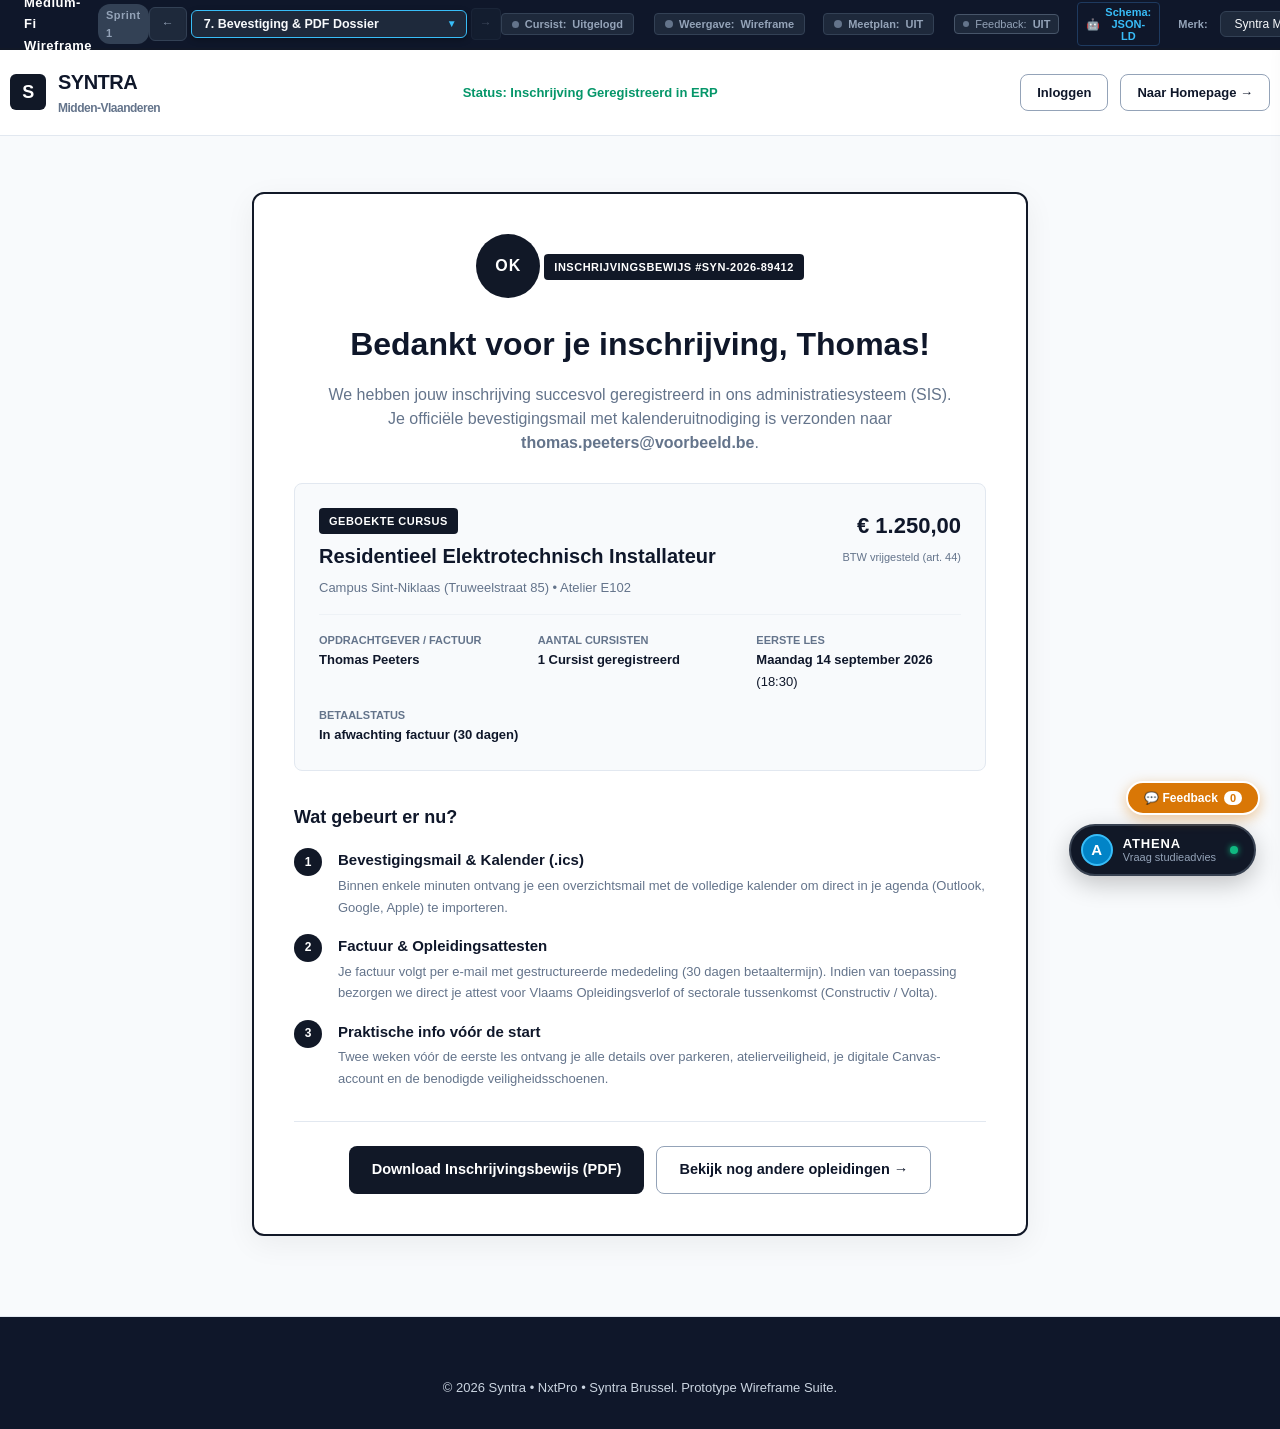
<file: bevestiging.html>
<!DOCTYPE html>
<html lang="nl-BE">
<head>
    <meta charset="UTF-8">
    <meta name="viewport" content="width=device-width, initial-scale=1.0">
    <title>Wireframe Prototype - Inschrijving Bevestigd</title>
    <link rel="stylesheet" href="assets/wireframe.css">
    <link rel="stylesheet" href="assets/feedback-tool.css">
    <script src="assets/wireframe.js" defer></script>
    <script src="assets/feedback-tool.js" defer></script>
    <script src="assets/schema-inspector.js" defer></script>
</head>
<body style="background:#F8FAFC;">

    <!-- GLOBAL HEADER WIREFRAME -->
    <header class="wf-header">
        <div class="wf-container wf-main-header">
            <a href="index.html" class="wf-brand-logo">
                <div class="wf-logo-badge">S</div>
                <div>
                    <span class="wf-brand-name">SYNTRA</span>
                    <span style="font-size:12px;display:block;font-weight:600;color:var(--wf-text-muted);" class="wf-brand-sub">Midden-Vlaanderen</span>
                </div>
            </a>
            <div style="font-size:13px; font-weight:700; color:#059669; display:flex; align-items:center; gap:6px;">
                <span>Status: Inschrijving Geregistreerd in ERP</span>
            </div>
            <div class="wf-nav-actions">
                <a href="index.html" class="wf-btn wf-btn-outline wf-btn-sm">Naar Homepage &rarr;</a>
            </div>
        </div>
    </header>

    <!-- CONFIRMATION HERO -->
    <main class="wf-section" style="padding:56px 0 80px;">
        <div class="wf-container" style="max-width:840px; margin:0 auto;">
            
            <div style="background:#FFFFFF; border:2px solid #111827; border-radius:12px; padding:40px; box-shadow:0 8px 30px rgba(0,0,0,0.06); text-align:center;">
                
                <div style="width:64px; height:64px; border-radius:50%; background:#111827; color:#FFFFFF; font-size:16px; font-weight:800; display:inline-flex; align-items:center; justify-content:center; margin-bottom:20px; letter-spacing:1px;">
                    OK
                </div>

                <span class="wf-tag wf-tag-dark" style="margin-bottom:10px;">Inschrijvingsbewijs #SYN-2026-89412</span>
                <h1 style="font-size:32px; font-weight:900; margin-bottom:12px;">
                    Bedankt voor je inschrijving, Thomas!
                </h1>
                <p style="font-size:16px; color:var(--wf-text-muted); max-width:640px; margin:0 auto 28px; line-height:1.5;">
                    We hebben jouw inschrijving succesvol geregistreerd in ons administratiesysteem (SIS). Je officiële bevestigingsmail met kalenderuitnodiging is verzonden naar <strong>thomas.peeters@voorbeeld.be</strong>.
                </p>

                <!-- CURSUS SUMMARY CARD -->
                <div style="background:#F8FAFC; border:1px solid var(--wf-border); border-radius:8px; padding:24px; text-align:left; margin-bottom:32px;">
                    <div style="display:flex; justify-content:space-between; align-items:flex-start; flex-wrap:wrap; gap:12px; margin-bottom:16px; padding-bottom:16px; border-bottom:1px solid #EEF2F6;">
                        <div>
                            <span class="wf-tag wf-tag-dark">Geboekte Cursus</span>
                            <h2 style="font-size:20px; font-weight:800; margin-top:6px;">
                                Residentieel Elektrotechnisch Installateur
                            </h2>
                            <div style="font-size:13px; color:var(--wf-text-muted); margin-top:4px;">
                                Campus Sint-Niklaas (Truweelstraat 85) &bull; Atelier E102
                            </div>
                        </div>
                        <div style="text-align:right;">
                            <div class="wf-price" style="font-size:22px;">&euro; 1.250,00</div>
                            <small style="font-size:11px; color:var(--wf-text-muted);">BTW vrijgesteld (art. 44)</small>
                        </div>
                    </div>

                    <div style="display:grid; grid-template-columns: repeat(auto-fit, minmax(200px, 1fr)); gap:14px; font-size:13px;">
                        <div>
                            <span style="color:var(--wf-text-muted); display:block; font-size:11px; font-weight:700;">OPDRACHTGEVER / FACTUUR</span>
                            <strong id="confirmClientName">Thomas Peeters</strong>
                        </div>
                        <div>
                            <span style="color:var(--wf-text-muted); display:block; font-size:11px; font-weight:700;">AANTAL CURSISTEN</span>
                            <strong id="confirmParticipantsCount">1 Cursist geregistreerd</strong>
                        </div>
                        <div>
                            <span style="color:var(--wf-text-muted); display:block; font-size:11px; font-weight:700;">EERSTE LES</span>
                            <strong>Maandag 14 september 2026</strong> (18:30)
                        </div>
                        <div>
                            <span style="color:var(--wf-text-muted); display:block; font-size:11px; font-weight:700;">BETAALSTATUS</span>
                            <strong id="confirmPaymentMethod">In afwachting factuur (30 dagen)</strong>
                        </div>
                    </div>
                </div>

                <script>
                document.addEventListener('DOMContentLoaded', function() {
                    var params = new URLSearchParams(window.location.search);
                    var klanttype = params.get('klanttype');
                    var bedrijfsnaam = params.get('bedrijfsnaam');
                    var factVoornaam = params.get('fact_voornaam');
                    var factAchternaam = params.get('fact_achternaam');
                    var betaalmethode = params.get('betaalmethode');
                    var voornamen = params.getAll('deelnemer_voornaam[]');

                    if (klanttype === 'bedrijf' && bedrijfsnaam) {
                        document.getElementById('confirmClientName').textContent = bedrijfsnaam;
                    } else if (factVoornaam && factAchternaam) {
                        document.getElementById('confirmClientName').textContent = factVoornaam + ' ' + factAchternaam;
                    }

                    if (voornamen && voornamen.length > 0) {
                        var count = voornamen.length;
                        document.getElementById('confirmParticipantsCount').textContent = count + (count === 1 ? ' Cursist geregistreerd' : ' Cursisten geregistreerd');
                    }

                    if (betaalmethode === 'bancontact') {
                        document.getElementById('confirmPaymentMethod').textContent = 'Voldaan via Bancontact';
                    } else if (betaalmethode === 'creditcard') {
                        document.getElementById('confirmPaymentMethod').textContent = 'Voldaan via Kredietkaart';
                    }
                });
                </script>

                <!-- WAT GEBEURT ER NU TIJDLIJN -->
                <div style="text-align:left; margin-bottom:32px;">
                    <h3 style="font-size:18px; font-weight:800; margin-bottom:16px;">
                        Wat gebeurt er nu?
                    </h3>

                    <div style="display:flex; flex-direction:column; gap:16px;">
                        <div style="display:flex; gap:16px; align-items:flex-start;">
                            <div style="width:28px; height:28px; border-radius:50%; background:#111827; color:#fff; display:flex; align-items:center; justify-content:center; font-weight:800; font-size:12px; flex-shrink:0;">1</div>
                            <div>
                                <strong>Bevestigingsmail &amp; Kalender (.ics)</strong>
                                <p style="font-size:13px; color:var(--wf-text-muted); margin-top:2px;">Binnen enkele minuten ontvang je een overzichtsmail met de volledige kalender om direct in je agenda (Outlook, Google, Apple) te importeren.</p>
                            </div>
                        </div>

                        <div style="display:flex; gap:16px; align-items:flex-start;">
                            <div style="width:28px; height:28px; border-radius:50%; background:#111827; color:#fff; display:flex; align-items:center; justify-content:center; font-weight:800; font-size:12px; flex-shrink:0;">2</div>
                            <div>
                                <strong>Factuur &amp; Opleidingsattesten</strong>
                                <p style="font-size:13px; color:var(--wf-text-muted); margin-top:2px;">Je factuur volgt per e-mail met gestructureerde mededeling (30 dagen betaaltermijn). Indien van toepassing bezorgen we direct je attest voor Vlaams Opleidingsverlof of sectorale tussenkomst (Constructiv / Volta).</p>
                            </div>
                        </div>

                        <div style="display:flex; gap:16px; align-items:flex-start;">
                            <div style="width:28px; height:28px; border-radius:50%; background:#111827; color:#fff; display:flex; align-items:center; justify-content:center; font-weight:800; font-size:12px; flex-shrink:0;">3</div>
                            <div>
                                <strong>Praktische info vóór de start</strong>
                                <p style="font-size:13px; color:var(--wf-text-muted); margin-top:2px;">Twee weken vóór de eerste les ontvang je alle details over parkeren, atelierveiligheid, je digitale Canvas-account en de benodigde veiligheidsschoenen.</p>
                            </div>
                        </div>
                    </div>
                </div>

                <!-- ACTIEKNOPPEN -->
                <div style="display:flex; justify-content:center; gap:12px; flex-wrap:wrap; border-top:1px solid var(--wf-border); padding-top:24px;">
                    <a href="#" class="wf-btn wf-btn-primary" onclick="alert('In het uiteindelijke systeem downloadt de cursist hier zijn officiële inschrijvingsbewijs in PDF.'); return false;">
                        Download Inschrijvingsbewijs (PDF)
                    </a>
                    <a href="zoeken.html" class="wf-btn wf-btn-outline">
                        Bekijk nog andere opleidingen &rarr;
                    </a>
                </div>

            </div>

        </div>
    </main>

    <!-- FOOTER -->
    <footer class="wf-footer">
        <div class="wf-container" style="text-align:center;">
            <div>&copy; 2026 Syntra &bull; NxtPro &bull; Syntra Brussel. Prototype Wireframe Suite.</div>
        </div>
    </footer>

</body>
</html>
</file>
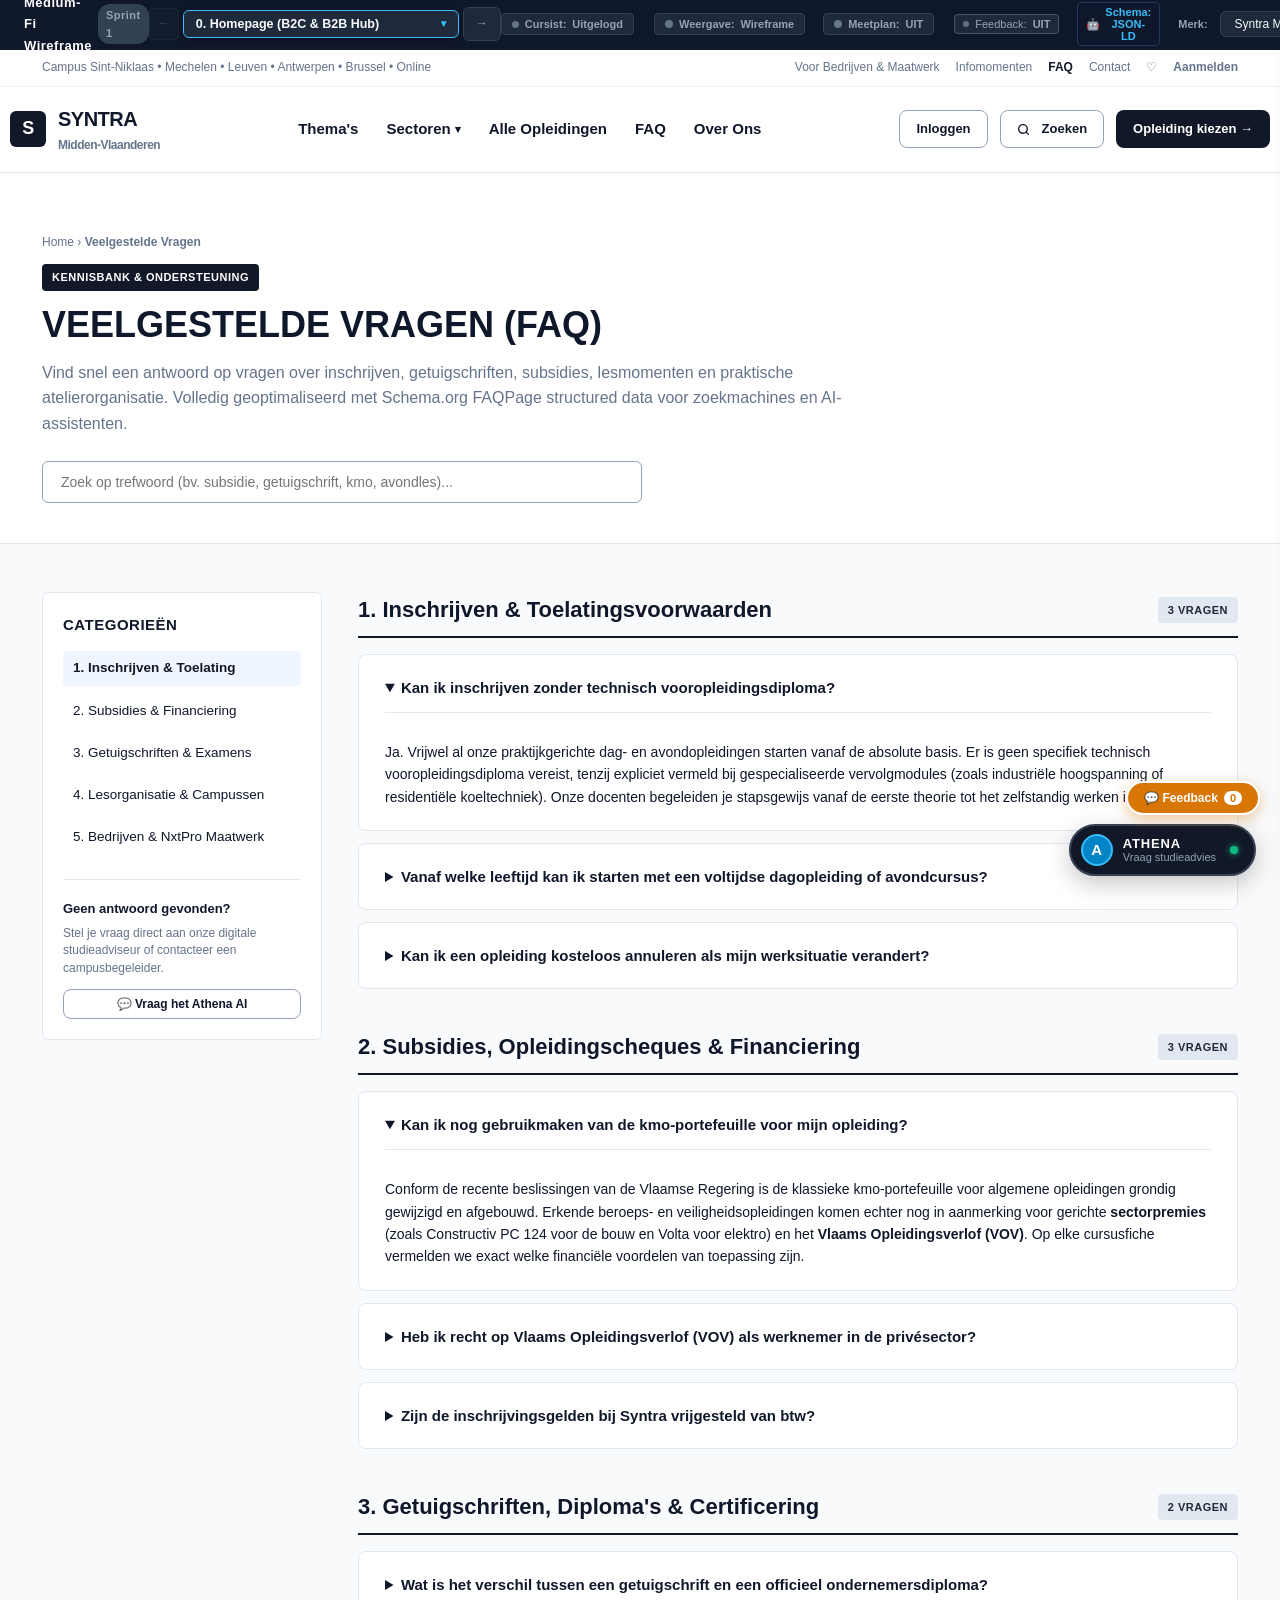
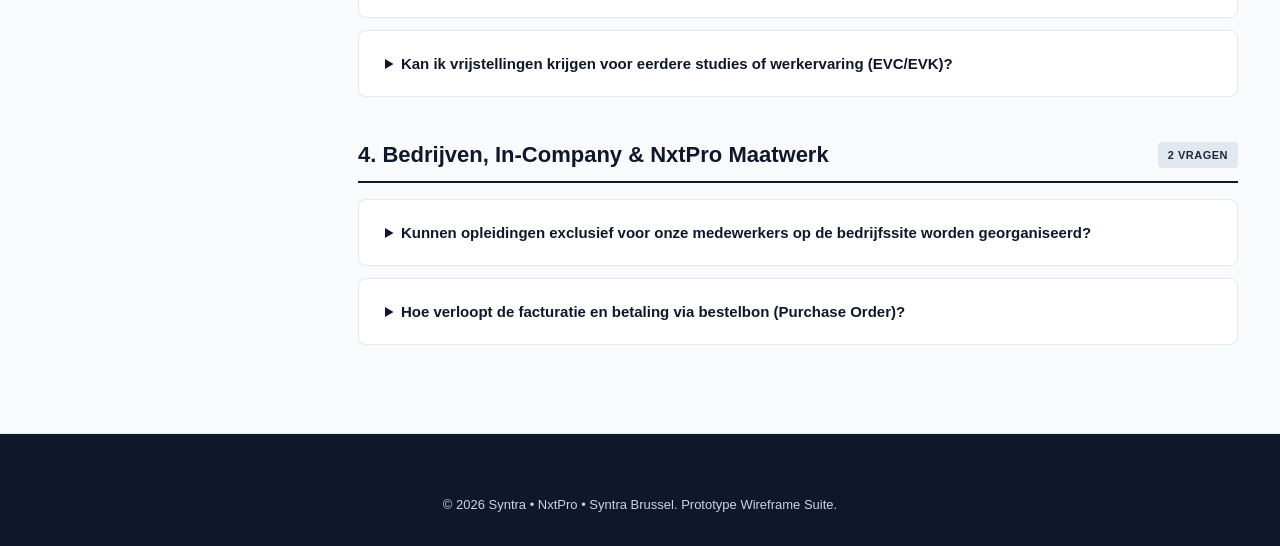
<file: faq.html>
<!DOCTYPE html>
<html lang="nl-BE">
<head>
    <meta charset="UTF-8">
    <meta name="viewport" content="width=device-width, initial-scale=1.0">
    <title>Wireframe Prototype - Veelgestelde Vragen (FAQ)</title>
    <link rel="stylesheet" href="assets/wireframe.css">
    <link rel="stylesheet" href="assets/feedback-tool.css">
    <script src="assets/wireframe.js" defer></script>
    <script src="assets/feedback-tool.js" defer></script>
    <script src="assets/schema-inspector.js" defer></script>
</head>
<body>

    <!-- GLOBAL HEADER WIREFRAME -->
    <header class="wf-header">
        <div class="wf-topbar">
            <div class="wf-container wf-topbar-flex">
                <div>Campus Sint-Niklaas &bull; Mechelen &bull; Leuven &bull; Antwerpen &bull; Brussel &bull; Online</div>
                <div style="display:flex;gap:16px;align-items:center;">
                    <a href="sector-bouw.html#b2b-bouw" style="color:inherit;text-decoration:none;">Voor Bedrijven &amp; Maatwerk</a>
                    <a href="index.html#infosessies" style="color:inherit;text-decoration:none;">Infomomenten</a>
                    <a href="faq.html" style="color:var(--wf-primary); font-weight:700; text-decoration:none;">FAQ</a>
                    <a href="#" style="color:inherit;text-decoration:none;">Contact</a>
                    <a href="#" class="wf-top-favorites-btn" style="color:inherit;text-decoration:none;display:inline-flex;align-items:center;gap:4px;">
                        <span>Favorieten</span>
                        <span class="wf-fav-count-badge" style="display:none;">0</span>
                    </a>
                    <a href="#" class="wf-top-user-btn" style="color:inherit;text-decoration:none;font-weight:700;">
                        Aanmelden
                    </a>
                </div>
            </div>
        </div>

        <div class="wf-container wf-main-header">
            <a href="index.html" class="wf-brand-logo">
                <div class="wf-logo-badge">S</div>
                <div>
                    <span class="wf-brand-name">SYNTRA</span>
                    <span style="font-size:12px;display:block;font-weight:600;color:var(--wf-text-muted);" class="wf-brand-sub">Midden-Vlaanderen</span>
                </div>
            </a>

            <nav>
                <ul class="wf-nav-links">
                    <li><a href="themas.html">Thema's</a></li>
                    <li class="wf-nav-dropdown-item">
                        <a href="themas.html" class="wf-dropdown-trigger" id="wfNavSectorenBtn">
                            Sectoren <span class="wf-dropdown-arrow">▾</span>
                        </a>
                        <div class="wf-dropdown-menu">
                            <div class="wf-dropdown-header">
                                <span>Kies een Sector Hub</span>
                            </div>
                            <div class="wf-dropdown-grid">
                                <a href="sector-bouw.html" class="wf-dropdown-link is-featured">
                                    <div>
                                        <strong>Bouw &amp; Energie</strong>
                                        <small>Werfleider, HVAC, Elektriciteit, Hernieuwbaar</small>
                                    </div>
                                    <span class="wf-tag wf-tag-sm" style="font-size:9px; margin-left:auto;">Actieve Hub</span>
                                </a>
                                <a href="opleiding.html" class="wf-dropdown-link">
                                    <div>
                                        <strong>Elektro &amp; Automatisering</strong>
                                        <small>Residentieel, Industrieel, Domotica, AREI</small>
                                    </div>
                                </a>
                                <a href="zoeken.html?sector=digitaal" class="wf-dropdown-link">
                                    <div>
                                        <strong>Digitaal, Data &amp; AI</strong>
                                        <small>Python, Cybersecurity, Prompt Engineering</small>
                                    </div>
                                </a>
                                <a href="zoeken.html?sector=zorg" class="wf-dropdown-link">
                                    <div>
                                        <strong>Zorg, Welzijn &amp; Zorgkundige</strong>
                                        <small>Verzorgende, Tandartsassistent, Optiek</small>
                                    </div>
                                </a>
                                <a href="zoeken.html?sector=horeca" class="wf-dropdown-link">
                                    <div>
                                        <strong>Voeding, Horeca &amp; Bakkerij</strong>
                                        <small>Kok, Sommelier, Brood &amp; Banket, Chocolatier</small>
                                    </div>
                                </a>
                                <a href="zoeken.html?sector=ondernemen" class="wf-dropdown-link">
                                    <div>
                                        <strong>Ondernemen &amp; Bedrijfsvoering</strong>
                                        <small>Boekhouden, HR, Marketing, KMO-Leiderschap</small>
                                    </div>
                                </a>
                            </div>
                            <div class="wf-dropdown-footer">
                                <a href="themas.html">Bekijk alle 18 sectoren &amp; vakgebieden &rarr;</a>
                            </div>
                        </div>
                    </li>
                    <li><a href="zoeken.html">Alle Opleidingen</a></li>
                    <li><a href="faq.html" style="color:var(--wf-primary); font-weight:800;">FAQ</a></li>
                    <li><a href="#">Over Ons</a></li>
                </ul>
            </nav>

            <div class="wf-nav-actions">
                <a href="zoeken.html" class="wf-btn wf-btn-outline wf-btn-sm" id="wfNavSearchBtn">
                    <svg width="13" height="13" viewBox="0 0 24 24" fill="none" stroke="currentColor" stroke-width="2.5" stroke-linecap="round" stroke-linejoin="round" style="margin-right:4px; vertical-align:-1px;"><circle cx="11" cy="11" r="8"></circle><line x1="21" y1="21" x2="16.65" y2="16.65"></line></svg>Zoeken
                </a>
                <a href="themas.html" class="wf-btn wf-btn-primary wf-btn-sm">Opleiding kiezen &rarr;</a>
            </div>
        </div>
    </header>

    <!-- INTRO HEADER -->
    <section class="wf-section" style="padding:60px 0 40px; background:#FFFFFF; border-bottom:1px solid var(--wf-border);">
        <div class="wf-container">
            <div style="font-size:12px; color:var(--wf-text-muted); margin-bottom:12px;">
                <a href="index.html" style="color:inherit;text-decoration:none;">Home</a> &rsaquo;
                <strong>Veelgestelde Vragen</strong>
            </div>
            <div style="max-width:840px;">
                <span class="wf-tag wf-tag-blue" style="margin-bottom:12px;">Kennisbank &amp; Ondersteuning</span>
                <h1 style="font-size:36px; font-weight:900; line-height:1.2; margin-bottom:14px;">
                    VEELGESTELDE VRAGEN (FAQ)
                </h1>
                <p style="font-size:16px; color:var(--wf-text-muted); line-height:1.6; margin-bottom:24px;">
                    Vind snel een antwoord op vragen over inschrijven, getuigschriften, subsidies, lesmomenten en praktische atelierorganisatie. Volledig geoptimaliseerd met Schema.org FAQPage structured data voor zoekmachines en AI-assistenten.
                </p>

                <!-- Search Input for FAQs -->
                <div style="position:relative; max-width:600px;">
                    <input type="search" id="faqSearchInput" placeholder="Zoek op trefwoord (bv. subsidie, getuigschrift, kmo, avondles)..." 
                           class="wf-input" style="width:100%; padding:12px 18px; font-size:14px; border-radius:6px; border:1px solid var(--wf-border-strong);">
                </div>
            </div>
        </div>
    </section>

    <!-- FAQ CATEGORIEËN & ACCORDIONS -->
    <section class="wf-section" style="padding:48px 0; background:#F8FAFC;">
        <div class="wf-container">
            <div style="display:grid; grid-template-columns: 280px 1fr; gap:36px; align-items:flex-start;">
                
                <!-- Links: Filter & Categorie Jumpers -->
                <div style="background:#FFFFFF; border:1px solid var(--wf-border); border-radius:6px; padding:20px; position:sticky; top:120px;">
                    <h3 style="font-size:15px; font-weight:800; margin-bottom:14px; text-transform:uppercase; letter-spacing:0.5px;">Categorieën</h3>
                    <ul style="list-style:none; padding:0; margin:0; display:flex; flex-direction:column; gap:8px; font-size:13.5px;">
                        <li><a href="#cat-inschrijving" style="color:var(--wf-primary); font-weight:700; text-decoration:none; display:block; padding:6px 10px; border-radius:4px; background:#EFF6FF;">1. Inschrijven &amp; Toelating</a></li>
                        <li><a href="#cat-subsidies" style="color:var(--wf-text-main); text-decoration:none; display:block; padding:6px 10px; border-radius:4px;">2. Subsidies &amp; Financiering</a></li>
                        <li><a href="#cat-getuigschriften" style="color:var(--wf-text-main); text-decoration:none; display:block; padding:6px 10px; border-radius:4px;">3. Getuigschriften &amp; Examens</a></li>
                        <li><a href="#cat-organisatie" style="color:var(--wf-text-main); text-decoration:none; display:block; padding:6px 10px; border-radius:4px;">4. Lesorganisatie &amp; Campussen</a></li>
                        <li><a href="#cat-b2b" style="color:var(--wf-text-main); text-decoration:none; display:block; padding:6px 10px; border-radius:4px;">5. Bedrijven &amp; NxtPro Maatwerk</a></li>
                    </ul>

                    <div style="margin-top:24px; padding-top:18px; border-top:1px solid #E2E8F0;">
                        <strong style="font-size:13px; display:block; margin-bottom:6px;">Geen antwoord gevonden?</strong>
                        <p style="font-size:12px; color:var(--wf-text-muted); line-height:1.45; margin-bottom:12px;">Stel je vraag direct aan onze digitale studieadviseur of contacteer een campusbegeleider.</p>
                        <button type="button" class="wf-btn wf-btn-outline wf-btn-sm" style="width:100%; font-size:12px;" onclick="document.getElementById('athenaLauncher') ? document.getElementById('athenaLauncher').click() : alert('Chat openen...');">💬 Vraag het Athena AI</button>
                    </div>
                </div>

                <!-- Rechts: Vragen per Categorie (met schema-markup attributen) -->
                <div>
                    
                    <!-- Categorie 1: Inschrijven & Toelating -->
                    <div id="cat-inschrijving" style="margin-bottom:40px;">
                        <h2 style="font-size:22px; font-weight:800; margin-bottom:16px; padding-bottom:8px; border-bottom:2px solid var(--wf-primary); display:flex; justify-content:space-between; align-items:center;">
                            <span>1. Inschrijven &amp; Toelatingsvoorwaarden</span>
                            <span class="wf-tag wf-tag-sm">3 Vragen</span>
                        </h2>

                        <details open class="wf-accordion" style="margin-bottom:12px;">
                            <summary style="font-size:15px; font-weight:700;">
                                Kan ik inschrijven zonder technisch vooropleidingsdiploma?
                            </summary>
                            <div style="padding-top:12px; font-size:14px; color:var(--wf-text-main); line-height:1.6;">
                                <p>Ja. Vrijwel al onze praktijkgerichte dag- en avondopleidingen starten vanaf de absolute basis. Er is geen specifiek technisch vooropleidingsdiploma vereist, tenzij expliciet vermeld bij gespecialiseerde vervolgmodules (zoals industriële hoogspanning of residentiële koeltechniek). Onze docenten begeleiden je stapsgewijs vanaf de eerste theorie tot het zelfstandig werken in het atelier.</p>
                            </div>
                        </details>

                        <details class="wf-accordion" style="margin-bottom:12px;">
                            <summary style="font-size:15px; font-weight:700;">
                                Vanaf welke leeftijd kan ik starten met een voltijdse dagopleiding of avondcursus?
                            </summary>
                            <div style="padding-top:12px; font-size:14px; color:var(--wf-text-main); line-height:1.6;">
                                <p>Voor onze voltijdse dagtrajecten en ondernemersopleidingen moet je voldaan hebben aan de voltijdse leerplicht (minstens 18 jaar zijn, of 16 jaar mits voldaan aan de eerste twee leerjaren van het secundair onderwijs). Avondcursussen en bijscholingen staan open voor iedereen vanaf 18 jaar.</p>
                            </div>
                        </details>

                        <details class="wf-accordion" style="margin-bottom:12px;">
                            <summary style="font-size:15px; font-weight:700;">
                                Kan ik een opleiding kosteloos annuleren als mijn werksituatie verandert?
                            </summary>
                            <div style="padding-top:12px; font-size:14px; color:var(--wf-text-main); line-height:1.6;">
                                <p>Annuleren kan schriftelijk conform onze algemene voorwaarden. Tot 14 kalenderdagen vóór de officiële startdatum van de opleiding rekenen we enkel administratiekosten aan (€ 50). Vanaf minder dan 14 dagen vóór aanvang blijft het volledige inschrijvingsgeld verschuldigd, tenzij je een gewettigd medisch attest kan voorleggen.</p>
                            </div>
                        </details>
                    </div>

                    <!-- Categorie 2: Subsidies & Financiering -->
                    <div id="cat-subsidies" style="margin-bottom:40px;">
                        <h2 style="font-size:22px; font-weight:800; margin-bottom:16px; padding-bottom:8px; border-bottom:2px solid var(--wf-primary); display:flex; justify-content:space-between; align-items:center;">
                            <span>2. Subsidies, Opleidingscheques &amp; Financiering</span>
                            <span class="wf-tag wf-tag-sm">3 Vragen</span>
                        </h2>

                        <details open class="wf-accordion" style="margin-bottom:12px;">
                            <summary style="font-size:15px; font-weight:700;">
                                Kan ik nog gebruikmaken van de kmo-portefeuille voor mijn opleiding?
                            </summary>
                            <div style="padding-top:12px; font-size:14px; color:var(--wf-text-main); line-height:1.6;">
                                <p>Conform de recente beslissingen van de Vlaamse Regering is de klassieke kmo-portefeuille voor algemene opleidingen grondig gewijzigd en afgebouwd. Erkende beroeps- en veiligheidsopleidingen komen echter nog in aanmerking voor gerichte <strong>sectorpremies</strong> (zoals Constructiv PC 124 voor de bouw en Volta voor elektro) en het <strong>Vlaams Opleidingsverlof (VOV)</strong>. Op elke cursusfiche vermelden we exact welke financiële voordelen van toepassing zijn.</p>
                            </div>
                        </details>

                        <details class="wf-accordion" style="margin-bottom:12px;">
                            <summary style="font-size:15px; font-weight:700;">
                                Heb ik recht op Vlaams Opleidingsverlof (VOV) als werknemer in de privésector?
                            </summary>
                            <div style="padding-top:12px; font-size:14px; color:var(--wf-text-main); line-height:1.6;">
                                <p>Ja. Werknemers uit de privésector die minstens halftijds tewerkgesteld zijn in het Vlaamse Gewest hebben recht op Vlaams Opleidingsverlof voor erkende arbeidsmarktgerichte opleidingen (minstens 32 lesuren). Je behoudt je loon tijdens de afwezigheidsuren (geplafonneerd conform de geldende barema's) terwijl je werkgever een terugbetaling ontvangt van de Vlaamse overheid.</p>
                            </div>
                        </details>

                        <details class="wf-accordion" style="margin-bottom:12px;">
                            <summary style="font-size:15px; font-weight:700;">
                                Zijn de inschrijvingsgelden bij Syntra vrijgesteld van btw?
                            </summary>
                            <div style="padding-top:12px; font-size:14px; color:var(--wf-text-main); line-height:1.6;">
                                <p>Ja. Als erkende instelling voor beroepsopleiding en vorming vallen de onderwijsactiviteiten van Syntra onder de wettelijke btw-vrijstelling conform <strong>artikel 44, § 2, 4° van het Belgisch Btw-Wetboek</strong>. Het bedrag dat je op de website ziet is het exacte nettobedrag, zonder bijkomende 21% btw.</p>
                            </div>
                        </details>
                    </div>

                    <!-- Categorie 3: Getuigschriften & Examens -->
                    <div id="cat-getuigschriften" style="margin-bottom:40px;">
                        <h2 style="font-size:22px; font-weight:800; margin-bottom:16px; padding-bottom:8px; border-bottom:2px solid var(--wf-primary); display:flex; justify-content:space-between; align-items:center;">
                            <span>3. Getuigschriften, Diploma's &amp; Certificering</span>
                            <span class="wf-tag wf-tag-sm">2 Vragen</span>
                        </h2>

                        <details class="wf-accordion" style="margin-bottom:12px;">
                            <summary style="font-size:15px; font-weight:700;">
                                Wat is het verschil tussen een getuigschrift en een officieel ondernemersdiploma?
                            </summary>
                            <div style="padding-top:12px; font-size:14px; color:var(--wf-text-main); line-height:1.6;">
                                <p>Een <strong>Getuigschrift</strong> bewijst dat je geslaagd bent voor de beroepsgerichte praktijk- en theorie-examens van het vakgebied (bv. Residentieel Elektricien). Combineer je dit getuigschrift met de succesvol afgeronde module <em>Basiskennis Bedrijfsbeheer / Ondernemerschap</em>, dan ontvang je het officiële <strong>Ondernemersdiploma</strong> uitgereikt door de Vlaamse Gemeenschap, waarmee je je als zelfstandige in hoofd- of bijberoep kan vestigen.</p>
                            </div>
                        </details>

                        <details class="wf-accordion" style="margin-bottom:12px;">
                            <summary style="font-size:15px; font-weight:700;">
                                Kan ik vrijstellingen krijgen voor eerdere studies of werkervaring (EVC/EVK)?
                            </summary>
                            <div style="padding-top:12px; font-size:14px; color:var(--wf-text-main); line-height:1.6;">
                                <p>Zeker. Indien je reeds een relevant diploma (bv. TSO/BSO elektriciteit of graduaat) behaalde of over aantoonbare werkervaring beschikt, kan je vóór de start van het cursusjaar een vrijstellingsdossier indienen bij de trajectbegeleider. Na goedkeuring door de examencommissie word je vrijgesteld van de betreffende theoretische of praktische modules, inclusief een evenredige vermindering van het inschrijvingsgeld.</p>
                            </div>
                        </details>
                    </div>

                    <!-- Categorie 4: Bedrijven & B2B -->
                    <div id="cat-b2b" style="margin-bottom:40px;">
                        <h2 style="font-size:22px; font-weight:800; margin-bottom:16px; padding-bottom:8px; border-bottom:2px solid var(--wf-primary); display:flex; justify-content:space-between; align-items:center;">
                            <span>4. Bedrijven, In-Company &amp; NxtPro Maatwerk</span>
                            <span class="wf-tag wf-tag-sm">2 Vragen</span>
                        </h2>

                        <details class="wf-accordion" style="margin-bottom:12px;">
                            <summary style="font-size:15px; font-weight:700;">
                                Kunnen opleidingen exclusief voor onze medewerkers op de bedrijfssite worden georganiseerd?
                            </summary>
                            <div style="padding-top:12px; font-size:14px; color:var(--wf-text-main); line-height:1.6;">
                                <p>Ja. Via onze B2B-pijler <strong>NxtPro</strong> ontwikkelen we maatwerktrajecten die volledig worden afgestemd op de machines, werkwijzen en veiligheidsnormen van jouw onderneming. De lessen kunnen plaatsvinden in één van onze hoogtechnologische praktijkateliers of direct op de werf of productielocatie van het bedrijf, op flexibele data en uren.</p>
                            </div>
                        </details>

                        <details class="wf-accordion" style="margin-bottom:12px;">
                            <summary style="font-size:15px; font-weight:700;">
                                Hoe verloopt de facturatie en betaling via bestelbon (Purchase Order)?
                            </summary>
                            <div style="padding-top:12px; font-size:14px; color:var(--wf-text-main); line-height:1.6;">
                                <p>In onze checkout kunnen bedrijven kiezen voor <em>'Factuur op termijn (30 dagen)'</em> met vermelding van het interne PO-nummer en facturatie-e-mailadres. Na automatische controle van het btw-nummer (Modulo 97) wordt de inschrijving direct bevestigd en ontvangt de boekhoudafdeling een officiële digitale factuur conform de Peppol-normen.</p>
                            </div>
                        </details>
                    </div>

                </div>
            </div>
        </div>
    </section>

    <!-- FOOTER -->
    <footer class="wf-footer">
        <div class="wf-container" style="text-align:center;">
            <div>&copy; 2026 Syntra &bull; NxtPro &bull; Syntra Brussel. Prototype Wireframe Suite.</div>
        </div>
    </footer>

    <!-- STRUCTURED DATA: FAQPage Schema (Machine-readable for Google & AI Bot indexering) -->
    <script type="application/ld+json">
    {
      "@context": "https://schema.org",
      "@type": "FAQPage",
      "mainEntity": [
        {
          "@type": "Question",
          "name": "Kan ik inschrijven zonder technisch vooropleidingsdiploma?",
          "acceptedAnswer": {
            "@type": "Answer",
            "text": "Ja. Vrijwel al onze praktijkgerichte dag- en avondopleidingen starten vanaf de absolute basis. Er is geen specifiek technisch vooropleidingsdiploma vereist, tenzij expliciet vermeld bij gespecialiseerde vervolgmodules."
          }
        },
        {
          "@type": "Question",
          "name": "Vanaf welke leeftijd kan ik starten met een voltijdse dagopleiding of avondcursus?",
          "acceptedAnswer": {
            "@type": "Answer",
            "text": "Voor onze voltijdse dagtrajecten en ondernemersopleidingen moet je voldaan hebben aan de voltijdse leerplicht (minstens 18 jaar zijn, of 16 jaar mits voldaan aan de eerste twee leerjaren van het secundair onderwijs). Avondcursussen en bijscholingen staan open voor iedereen vanaf 18 jaar."
          }
        },
        {
          "@type": "Question",
          "name": "Kan ik nog gebruikmaken van de kmo-portefeuille voor mijn opleiding?",
          "acceptedAnswer": {
            "@type": "Answer",
            "text": "Conform de recente beslissingen van de Vlaamse Regering is de klassieke kmo-portefeuille voor algemene opleidingen grondig gewijzigd en afgebouwd. Erkende beroeps- en veiligheidsopleidingen komen echter nog in aanmerking voor gerichte sectorpremies (zoals Constructiv PC 124 voor de bouw en Volta voor elektro) en het Vlaams Opleidingsverlof (VOV)."
          }
        },
        {
          "@type": "Question",
          "name": "Heb ik recht op Vlaams Opleidingsverlof (VOV) als werknemer in de privésector?",
          "acceptedAnswer": {
            "@type": "Answer",
            "text": "Ja. Werknemers uit de privésector die minstens halftijds tewerkgesteld zijn in het Vlaamse Gewest hebben recht op Vlaams Opleidingsverlof voor erkende arbeidsmarktgerichte opleidingen (minstens 32 lesuren)."
          }
        },
        {
          "@type": "Question",
          "name": "Zijn de inschrijvingsgelden bij Syntra vrijgesteld van btw?",
          "acceptedAnswer": {
            "@type": "Answer",
            "text": "Ja. Als erkende instelling voor beroepsopleiding en vorming vallen de onderwijsactiviteiten van Syntra onder de wettelijke btw-vrijstelling conform artikel 44, § 2, 4° van het Belgisch Btw-Wetboek."
          }
        },
        {
          "@type": "Question",
          "name": "Wat is het verschil tussen een getuigschrift en een officieel ondernemersdiploma?",
          "acceptedAnswer": {
            "@type": "Answer",
            "text": "Een Getuigschrift bewijst dat je geslaagd bent voor de beroepsgerichte praktijk- en theorie-examens van het vakgebied. Combineer je dit getuigschrift met de succesvol afgeronde module Basiskennis Bedrijfsbeheer / Ondernemerschap, dan ontvang je het officiële Ondernemersdiploma uitgereikt door de Vlaamse Gemeenschap."
          }
        },
        {
          "@type": "Question",
          "name": "Kunnen opleidingen exclusief voor onze medewerkers op de bedrijfssite worden georganiseerd?",
          "acceptedAnswer": {
            "@type": "Answer",
            "text": "Ja. Via onze B2B-pijler NxtPro ontwikkelen we maatwerktrajecten die volledig worden afgestemd op de machines, werkwijzen en veiligheidsnormen van jouw onderneming. De lessen kunnen plaatsvinden in onze ateliers of direct op de werf of bedrijfslocatie."
          }
        }
      ]
    }
    </script>

</body>
</html>
</file>
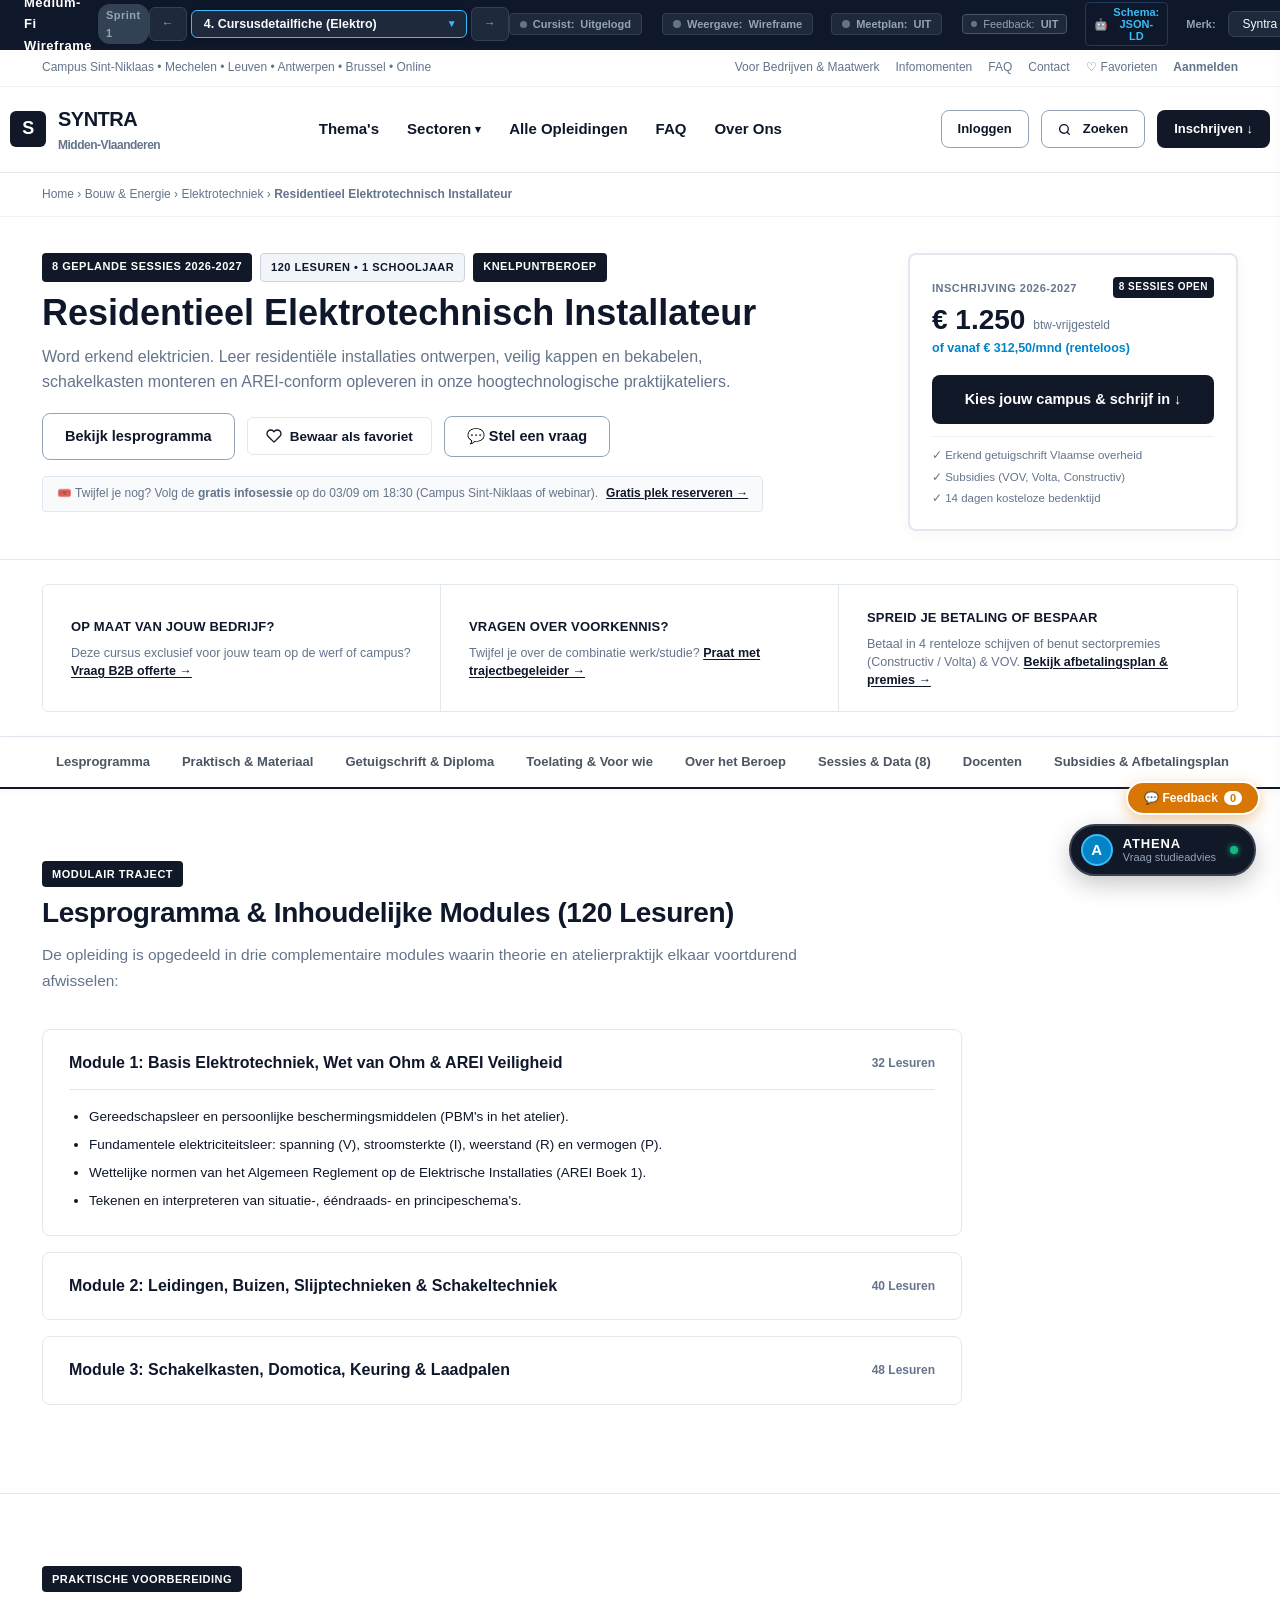
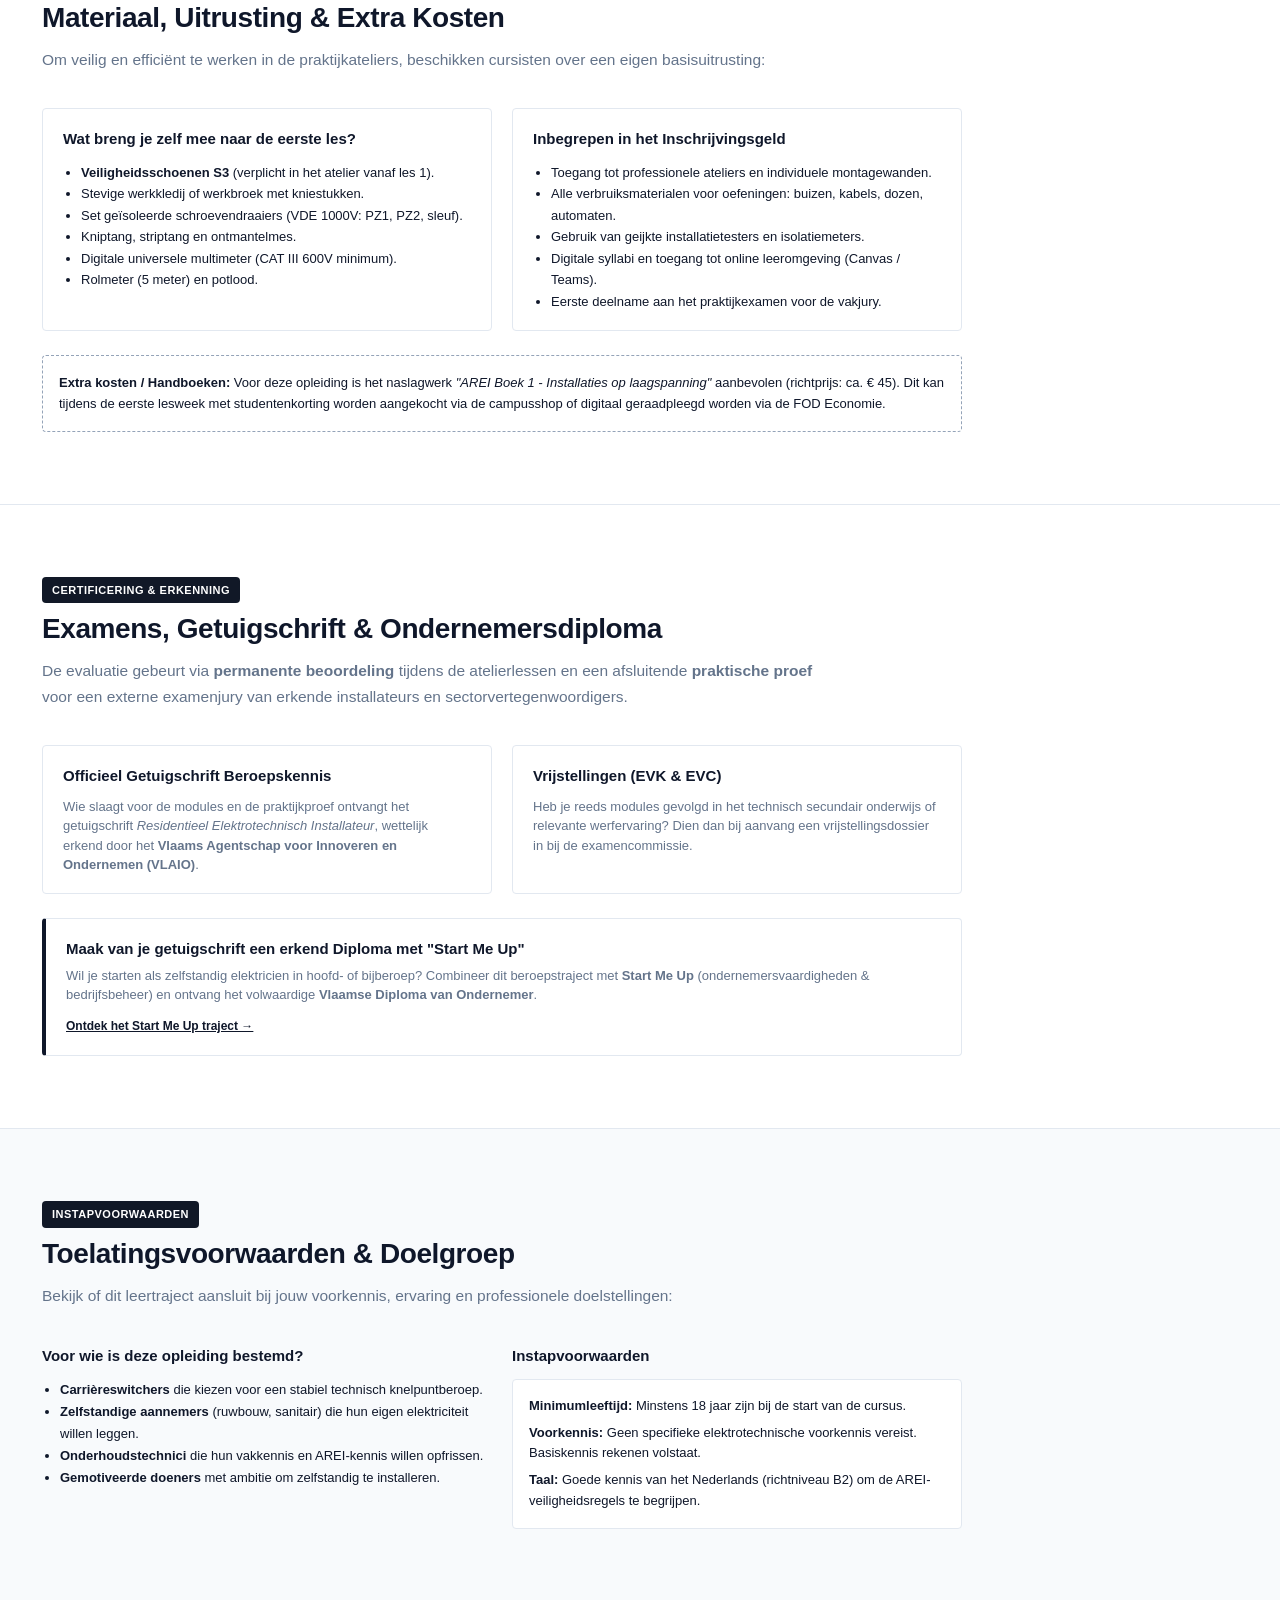
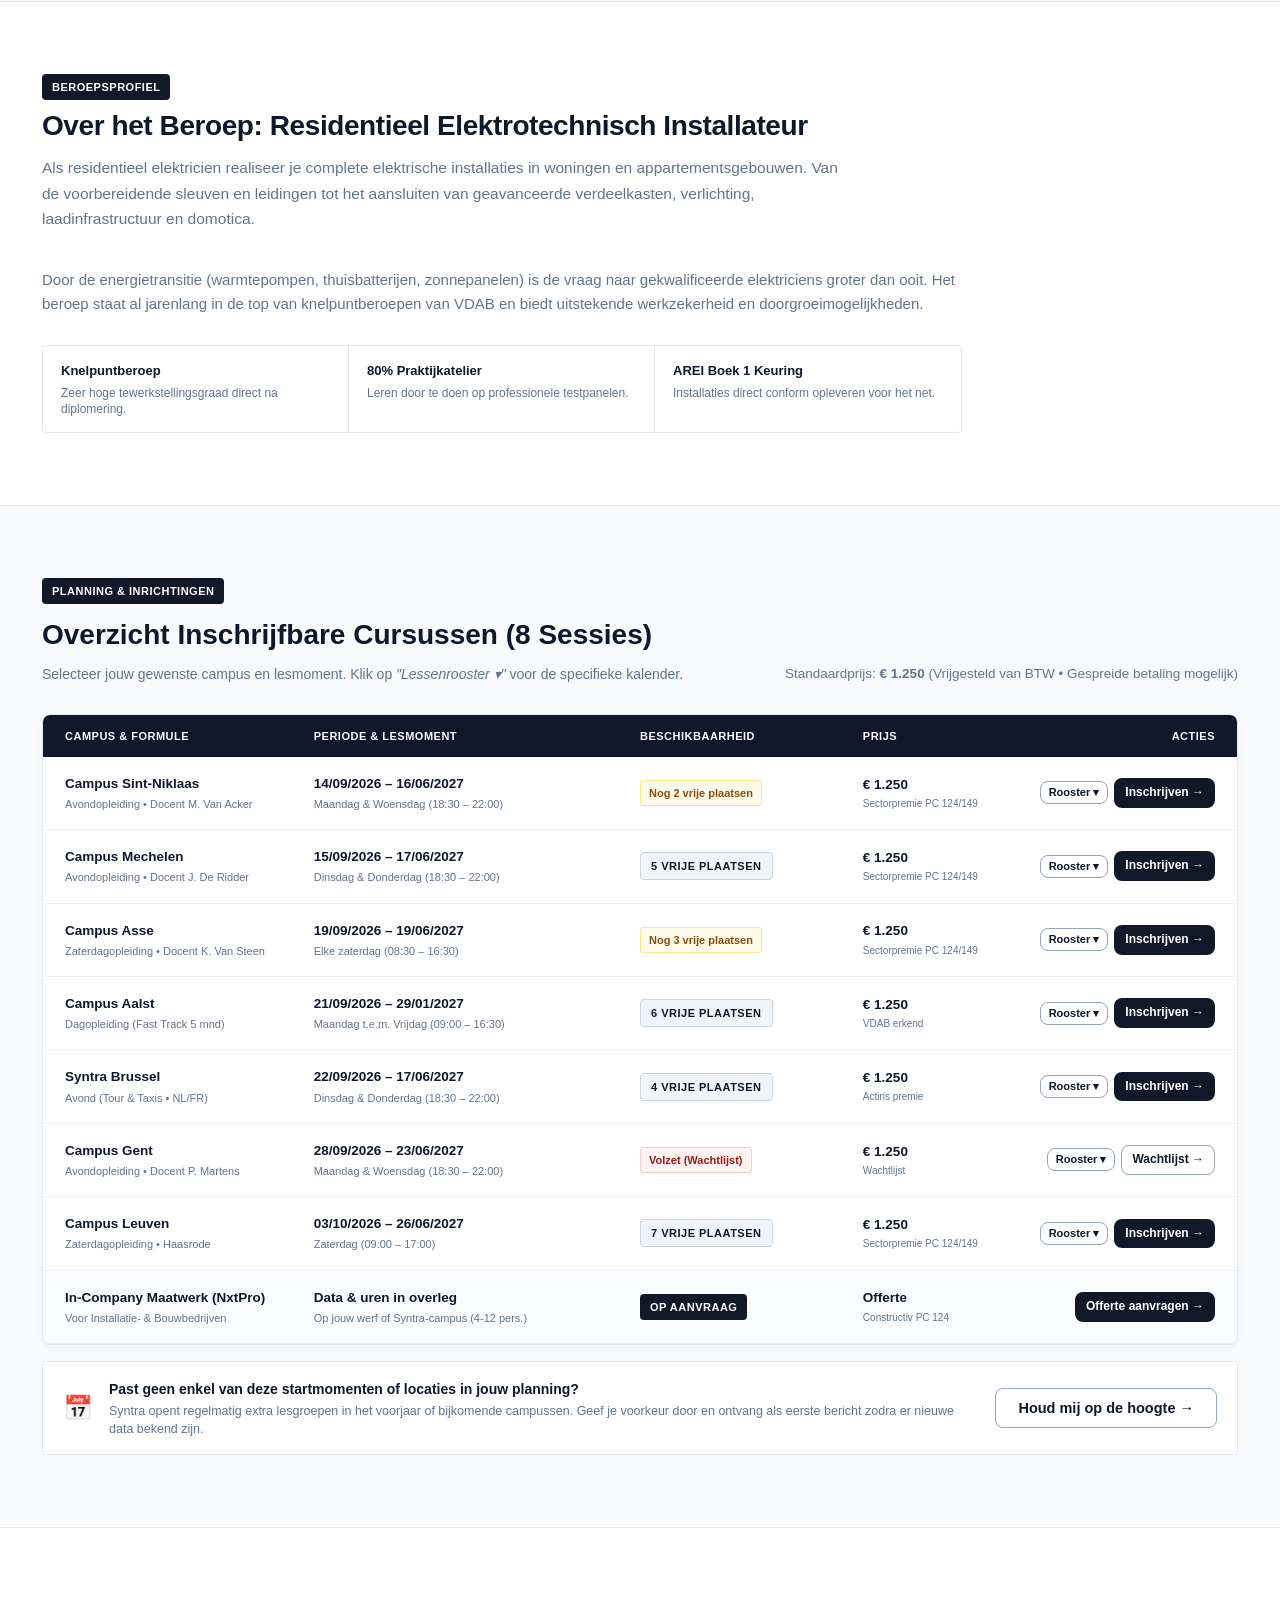
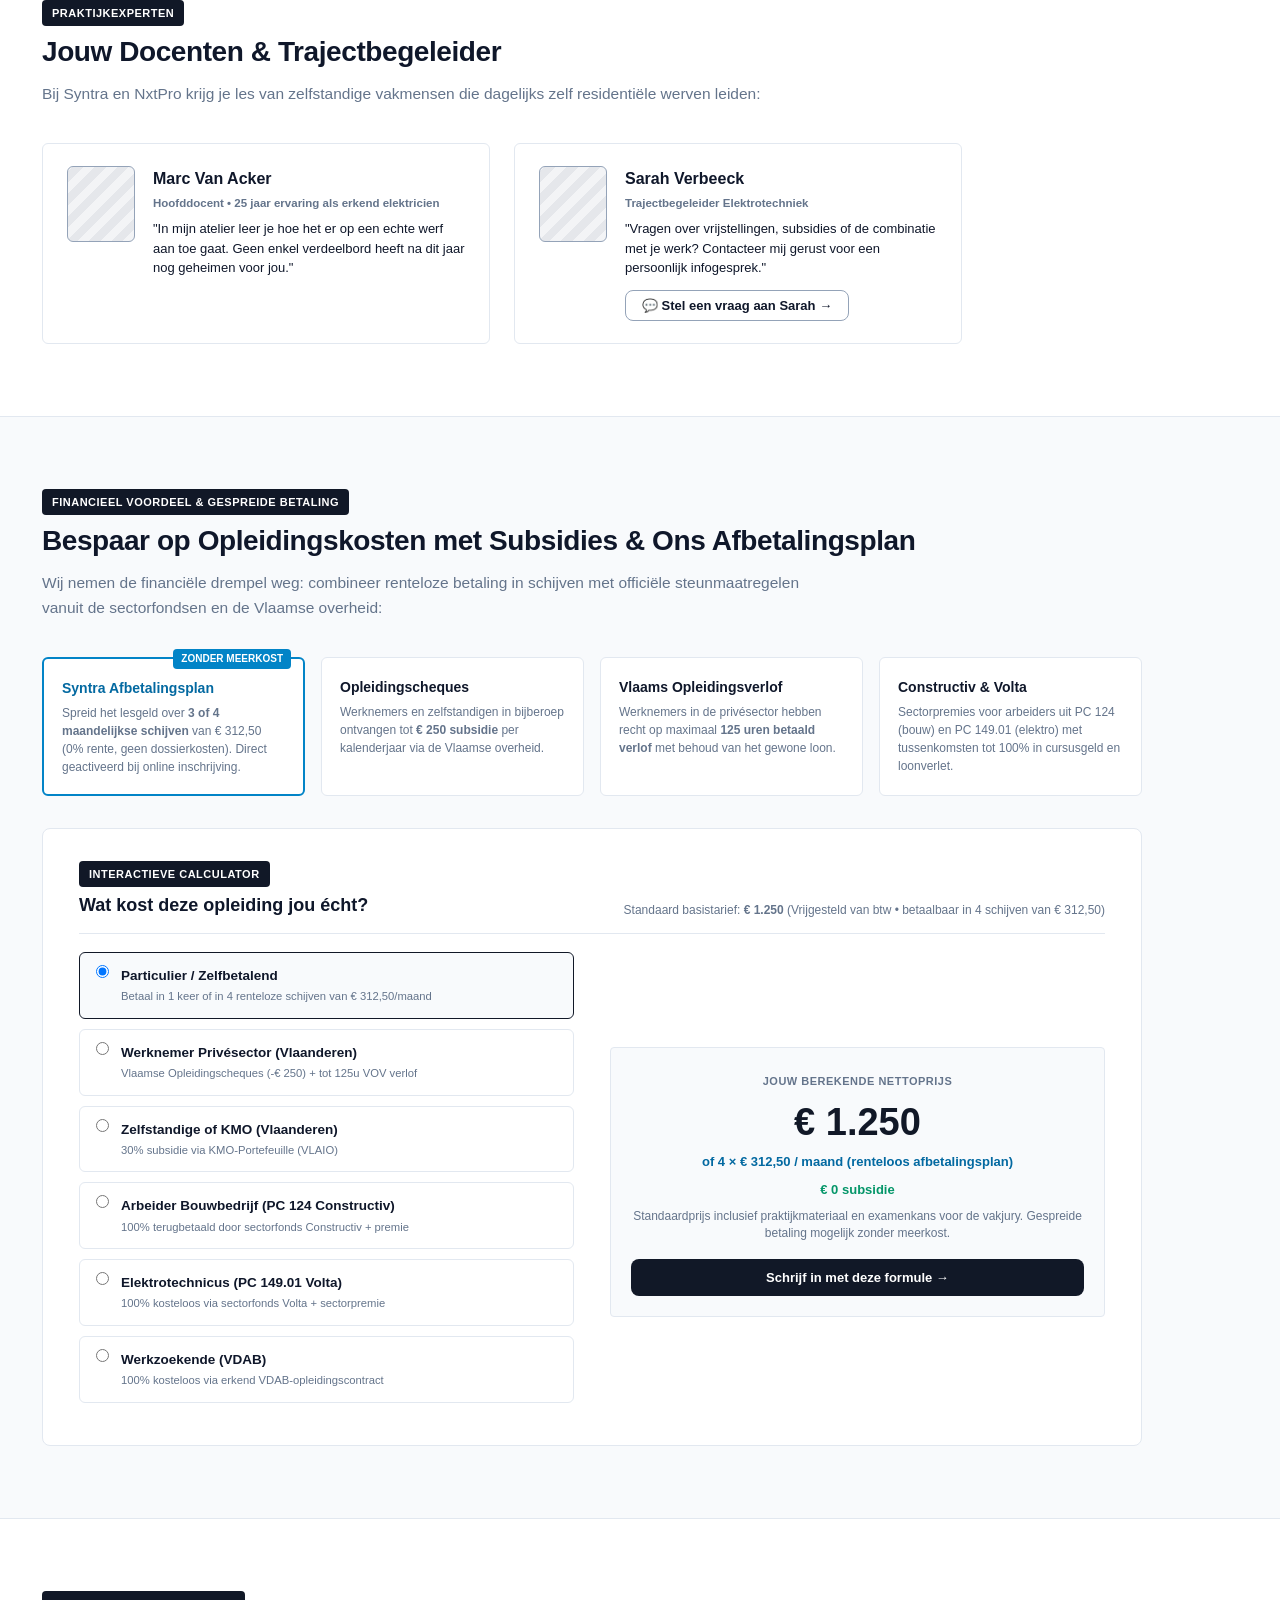
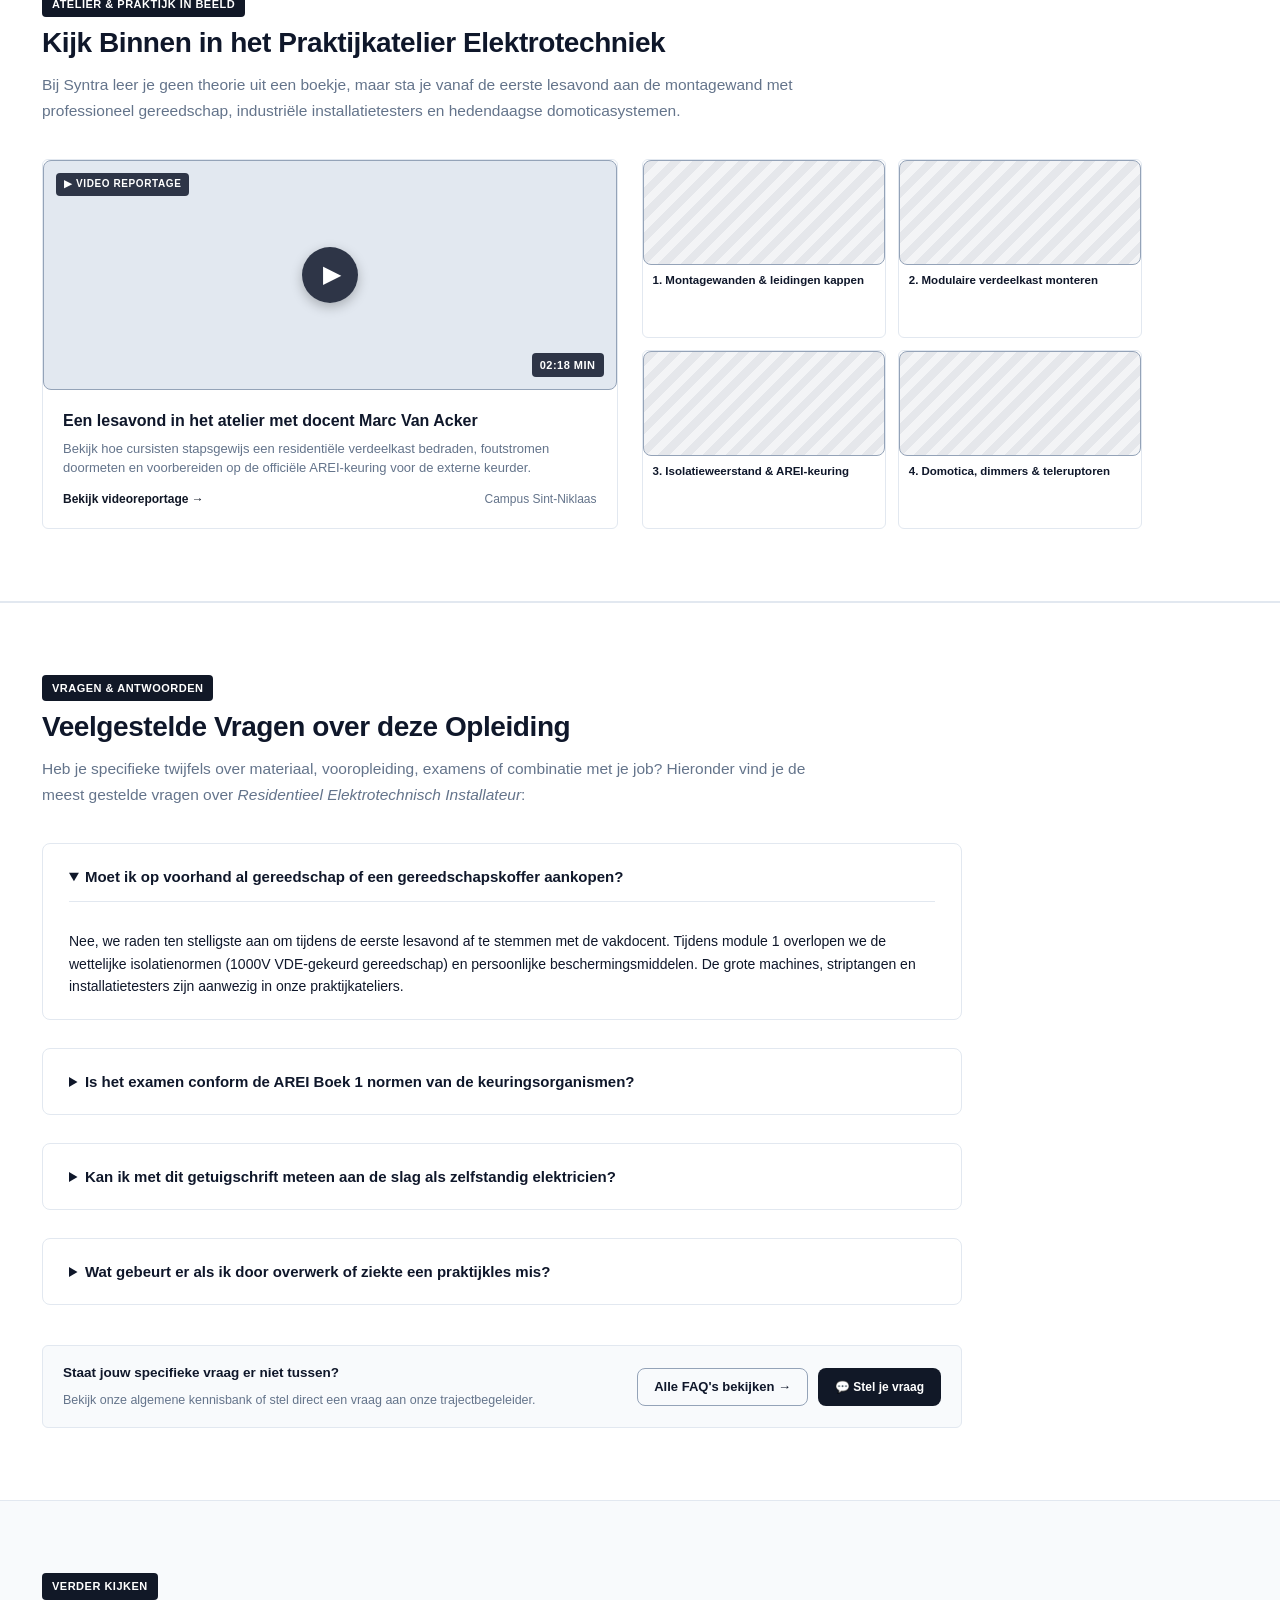
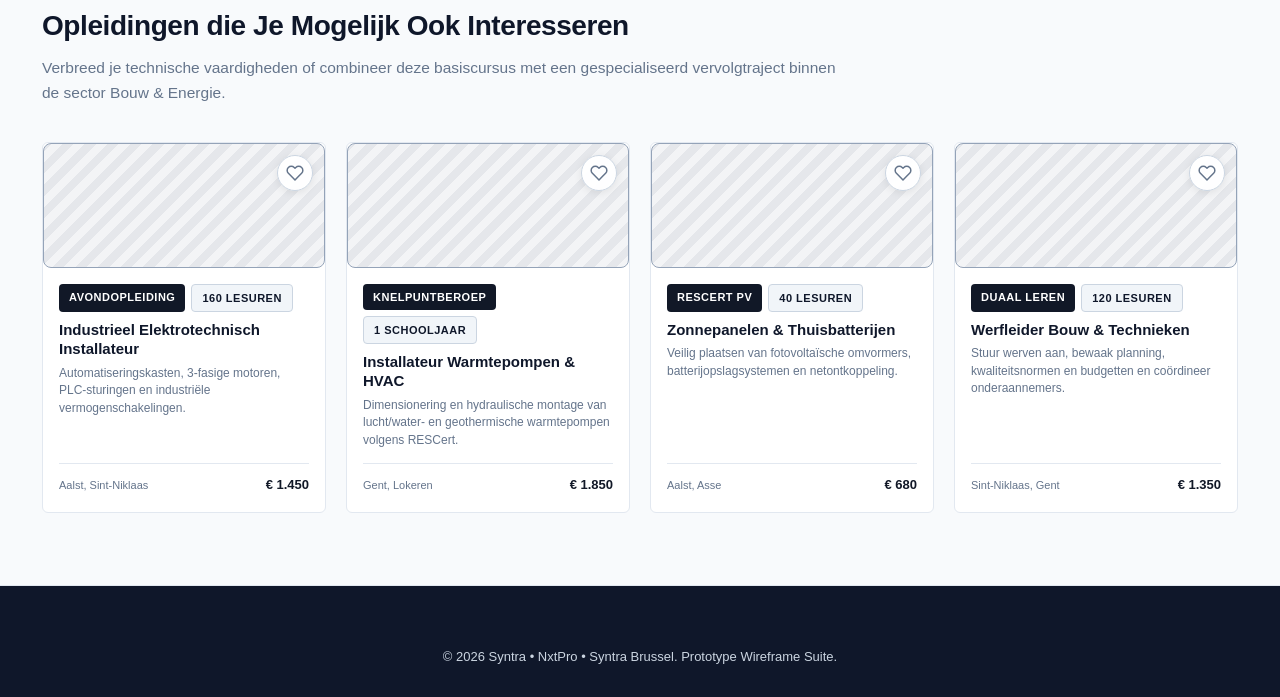
<file: opleiding.html>
<!DOCTYPE html>
<html lang="nl-BE">
<head>
    <meta charset="UTF-8">
    <meta name="viewport" content="width=device-width, initial-scale=1.0">
    <title>Wireframe Prototype - Opleidingsfiche: Residentieel Elektrotechnisch Installateur</title>
    <link rel="stylesheet" href="assets/wireframe.css">
    <link rel="stylesheet" href="assets/feedback-tool.css">
    <script src="assets/wireframe.js" defer></script>
    <script src="assets/feedback-tool.js" defer></script>
    <script src="assets/schema-inspector.js" defer></script>
</head>
<body>

    <!-- GLOBAL HEADER WIREFRAME -->
    <header class="wf-header">
        <div class="wf-topbar">
            <div class="wf-container wf-topbar-flex">
                <div>Campus Sint-Niklaas &bull; Mechelen &bull; Leuven &bull; Antwerpen &bull; Brussel &bull; Online</div>
                <div style="display:flex;gap:16px;align-items:center;">
                    <a href="sector-bouw.html#b2b-bouw" style="color:inherit;text-decoration:none;">Voor Bedrijven &amp; Maatwerk</a>
                    <a href="index.html#infosessies" style="color:inherit;text-decoration:none;">Infomomenten</a>
                    <a href="faq.html" style="color:inherit;text-decoration:none;">FAQ</a>
                    <a href="#" style="color:inherit;text-decoration:none;">Contact</a>
                    <a href="#" class="wf-top-favorites-btn" style="color:inherit;text-decoration:none;display:inline-flex;align-items:center;gap:4px;">
                        <span>♡</span> <span>Favorieten</span>
                        <span class="wf-fav-count-badge" style="display:none;">0</span>
                    </a>
                    <a href="#" class="wf-top-user-btn" style="color:inherit;text-decoration:none;font-weight:700;">
                        Aanmelden
                    </a>
                </div>
            </div>
        </div>

        <div class="wf-container wf-main-header">
            <a href="index.html" class="wf-brand-logo">
                <div class="wf-logo-badge">S</div>
                <div>
                    <span class="wf-brand-name">SYNTRA</span>
                    <span style="font-size:12px;display:block;font-weight:600;color:var(--wf-text-muted);" class="wf-brand-sub">Midden-Vlaanderen</span>
                </div>
            </a>
            <nav>
                <ul class="wf-nav-links">
                    <li><a href="themas.html">Thema's</a></li>
                    <li class="wf-nav-dropdown-item">
                        <a href="themas.html" class="wf-dropdown-trigger" id="wfNavSectorenBtn">
                            Sectoren <span class="wf-dropdown-arrow">▾</span>
                        </a>
                        <div class="wf-dropdown-menu">
                            <div class="wf-dropdown-header">
                                <span>Kies een Sector Hub</span>
                            </div>
                            <div class="wf-dropdown-grid">
                                <a href="sector-bouw.html" class="wf-dropdown-link is-featured">
                                    <div>
                                        <strong>Bouw &amp; Energie</strong>
                                        <small>Werfleider, HVAC, Elektriciteit, Hernieuwbaar</small>
                                    </div>
                                    <span class="wf-tag wf-tag-sm" style="font-size:9px; margin-left:auto;">Actieve Hub</span>
                                </a>
                                <a href="opleiding.html" class="wf-dropdown-link">
                                    <div>
                                        <strong>Elektro &amp; Automatisering</strong>
                                        <small>Residentieel, Industrieel, Domotica, AREI</small>
                                    </div>
                                </a>
                                <a href="zoeken.html?sector=digitaal" class="wf-dropdown-link">
                                    <div>
                                        <strong>Digitaal, Data &amp; AI</strong>
                                        <small>Python, Cybersecurity, Prompt Engineering</small>
                                    </div>
                                </a>
                                <a href="zoeken.html?sector=zorg" class="wf-dropdown-link">
                                    <div>
                                        <strong>Zorg, Welzijn &amp; Zorgkundige</strong>
                                        <small>Verzorgende, Tandartsassistent, Optiek</small>
                                    </div>
                                </a>
                                <a href="zoeken.html?sector=horeca" class="wf-dropdown-link">
                                    <div>
                                        <strong>Voeding, Horeca &amp; Bakkerij</strong>
                                        <small>Kok, Sommelier, Brood &amp; Banket, Chocolatier</small>
                                    </div>
                                </a>
                                <a href="zoeken.html?sector=ondernemen" class="wf-dropdown-link">
                                    <div>
                                        <strong>Ondernemen &amp; Bedrijfsvoering</strong>
                                        <small>Boekhouden, HR, Marketing, KMO-Leiderschap</small>
                                    </div>
                                </a>
                                <a href="zoeken.html?sector=creatief" class="wf-dropdown-link">
                                    <div>
                                        <strong>Creatief &amp; Ambacht</strong>
                                        <small>Meubelmaker, Goudsmid, Leder, Interieur</small>
                                    </div>
                                </a>
                            </div>
                            <div class="wf-dropdown-footer">
                                <a href="themas.html">Bekijk alle 18 sectoren &amp; vakgebieden &rarr;</a>
                            </div>
                        </div>
                    </li>
                    <li><a href="zoeken.html">Alle Opleidingen</a></li>
                    <li><a href="faq.html">FAQ</a></li>
                    <li><a href="#">Over Ons</a></li>
                </ul>
            </nav>
            <div class="wf-nav-actions">
                <a href="zoeken.html" class="wf-btn wf-btn-outline wf-btn-sm" id="wfNavSearchBtn">
                    <svg width="13" height="13" viewBox="0 0 24 24" fill="none" stroke="currentColor" stroke-width="2.5" stroke-linecap="round" stroke-linejoin="round" style="margin-right:4px; vertical-align:-1px;"><circle cx="11" cy="11" r="8"></circle><line x1="21" y1="21" x2="16.65" y2="16.65"></line></svg>Zoeken
                </a>
                <a href="#sessies" class="wf-btn wf-btn-primary wf-btn-sm">Inschrijven &darr;</a>
            </div>
        </div>
    </header>

    <!-- BREADCRUMB -->
    <div style="background:#FFFFFF; border-bottom:1px solid #EEF2F6; padding:12px 0; font-size:12px; color:var(--wf-text-muted);">
        <div class="wf-container">
            <a href="index.html" style="color:inherit;text-decoration:none;">Home</a> &rsaquo;
            <a href="themas.html" style="color:inherit;text-decoration:none;">Bouw &amp; Energie</a> &rsaquo;
            <a href="sector-bouw.html" style="color:inherit;text-decoration:none;">Elektrotechniek</a> &rsaquo;
            <strong>Residentieel Elektrotechnisch Installateur</strong>
        </div>
    </div>

    <!-- 1. HERO HEADER (Beroepstitel met Directe Inschrijf- & Prijskaart) -->
    <section class="wf-section" style="background:#FFFFFF; padding:36px 0 28px; border-bottom:1px solid var(--wf-border);">
        <div class="wf-container">
            <div style="display:flex; justify-content:space-between; align-items:flex-start; gap:36px; flex-wrap:wrap;">
                
                <!-- Linkerkolom: Beroepstitel, Tags, Korte samenvatting & Secundaire acties -->
                <div style="flex:1; min-width:320px; max-width:740px;">
                    <div style="display:flex; gap:8px; margin-bottom:10px; flex-wrap:wrap;">
                        <span class="wf-tag wf-tag-dark">8 Geplande Sessies 2026-2027</span>
                        <span class="wf-tag wf-tag-outline">120 Lesuren &bull; 1 Schooljaar</span>
                        <span class="wf-tag wf-tag-dark">Knelpuntberoep</span>
                    </div>

                    <h1 style="font-size:36px; font-weight:900; line-height:1.15; margin-bottom:12px;">
                        Residentieel Elektrotechnisch Installateur
                    </h1>

                    <!-- Twee regels introductie conform NxtPro audit richtlijn -->
                    <p style="font-size:16px; color:var(--wf-text-muted); line-height:1.55; margin-bottom:18px;">
                        Word erkend elektricien. Leer residentiële installaties ontwerpen, veilig kappen en bekabelen, schakelkasten monteren en AREI-conform opleveren in onze hoogtechnologische praktijkateliers.
                    </p>

                    <!-- Secundaire Call-to-Actions rij -->
                    <div style="display:flex; gap:12px; flex-wrap:wrap; align-items:center; margin-bottom:16px;">
                        <a href="#programma" class="wf-btn wf-btn-outline">Bekijk lesprogramma</a>
                        <button type="button" class="wf-fav-btn-hero" data-course-id="EL-2026-RES" data-course-title="Residentieel Elektrotechnisch Installateur" aria-label="Bewaar in favorieten">
                            <svg class="wf-fav-icon" viewBox="0 0 24 24" width="16" height="16" fill="none" stroke="currentColor" stroke-width="2" stroke-linecap="round" stroke-linejoin="round">
                                <path d="M20.84 4.61a5.5 5.5 0 0 0-7.78 0L12 5.67l-1.06-1.06a5.5 5.5 0 0 0-7.78 7.78l1.06 1.06L12 21.23l7.78-7.78 1.06-1.06a5.5 5.5 0 0 0 0-7.78z"></path>
                            </svg>
                            <span class="wf-fav-text">Bewaar als favoriet</span>
                        </button>
                        <button type="button" class="wf-btn wf-btn-outline wf-btn-ask-question" id="wfBtnAskQuestion">💬 Stel een vraag</button>
                    </div>

                    <!-- Infosessie teaser haakje direct onder de knoppen -->
                    <div style="font-size:12px; color:var(--wf-text-muted); background:#F8FAFC; border:1px solid var(--wf-border); padding:7px 14px; border-radius:4px; display:inline-flex; align-items:center; gap:8px; flex-wrap:wrap;">
                        <span>🎟️ Twijfel je nog? Volg de <strong>gratis infosessie</strong> op do 03/09 om 18:30 (Campus Sint-Niklaas of webinar).</span>
                        <a href="#" class="wf-btn-reserve-infosessie" style="color:var(--wf-primary); font-weight:700; text-decoration:underline;">Gratis plek reserveren &rarr;</a>
                    </div>
                </div>

                <!-- Rechterkolom: Prominente Inschrijf- & Conversiekaart ter hoogte van de titel -->
                <div style="width:330px; flex-shrink:0; background:#FFFFFF; border:2px solid var(--wf-border); border-radius:8px; padding:22px; box-shadow:0 4px 16px rgba(0,0,0,0.04);">
                    <div style="display:flex; justify-content:space-between; align-items:center; margin-bottom:8px;">
                        <span style="font-size:11px; text-transform:uppercase; letter-spacing:0.5px; font-weight:800; color:var(--wf-text-muted);">Inschrijving 2026-2027</span>
                        <span class="wf-tag wf-tag-green" style="font-size:10px; padding:2px 6px;">8 sessies open</span>
                    </div>

                    <div style="font-size:28px; font-weight:900; line-height:1; margin-bottom:4px; color:var(--wf-text-main);">
                        &euro; 1.250
                        <span style="font-size:12px; font-weight:500; color:var(--wf-text-muted);">btw-vrijgesteld</span>
                    </div>

                    <div style="font-size:12.5px; font-weight:700; color:#0284C7; margin-bottom:16px;">
                        of vanaf &euro; 312,50/mnd (renteloos)
                    </div>

                    <a href="#sessies" class="wf-btn wf-btn-primary" style="width:100%; justify-content:center; padding:12px 18px; font-size:14.5px; font-weight:800; margin-bottom:12px;">
                        Kies jouw campus &amp; schrijf in &darr;
                    </a>

                    <div style="font-size:11.5px; color:var(--wf-text-muted); line-height:1.5; border-top:1px solid #EEF2F6; padding-top:10px; display:flex; flex-direction:column; gap:4px;">
                        <div>✓ Erkend getuigschrift Vlaamse overheid</div>
                        <div>✓ Subsidies (VOV, Volta, Constructiv)</div>
                        <div>✓ 14 dagen kosteloze bedenktijd</div>
                    </div>
                </div>

            </div>
        </div>
    </section>

    <!-- 2. DRIE HORIZONTALE OPPORTUNITY BLOKKEN (Geïntegreerde infostrip, geen losse Tailwind cards) -->
    <section style="padding:24px 0; background:#FFFFFF; border-bottom:1px solid var(--wf-border);">
        <div class="wf-container">
            <div class="wf-horizontal-blocks">
                <div class="wf-horiz-block">
                    <h4>Op maat van jouw bedrijf?</h4>
                    <p>Deze cursus exclusief voor jouw team op de werf of campus? <a href="#b2b-info">Vraag B2B offerte &rarr;</a></p>
                </div>

                <div class="wf-horiz-block">
                    <h4>Vragen over voorkennis?</h4>
                    <p>Twijfel je over de combinatie werk/studie? <a href="#docenten">Praat met trajectbegeleider &rarr;</a></p>
                </div>

                <div class="wf-horiz-block">
                    <h4>Spreid je betaling of bespaar</h4>
                    <p>Betaal in 4 renteloze schijven of benut sectorpremies (Constructiv / Volta) &amp; VOV. <a href="#subsidies">Bekijk afbetalingsplan &amp; premies &rarr;</a></p>
                </div>
            </div>
        </div>
    </section>

    <!-- 3. ANCHOR NAVIGATION BAR (Cursusfiche Sticky In-Page Navigatie) -->
    <nav class="wf-anchor-nav" aria-label="Inhoudsopgave Cursus">
        <div class="wf-container wf-anchor-nav-inner">
            <ul class="wf-anchor-links">
                <li><a href="#programma" class="active">Lesprogramma</a></li>
                <li><a href="#materiaal">Praktisch &amp; Materiaal</a></li>
                <li><a href="#getuigschrift">Getuigschrift &amp; Diploma</a></li>
                <li><a href="#toelating">Toelating &amp; Voor wie</a></li>
                <li><a href="#beroep">Over het Beroep</a></li>
                <li><a href="#sessies"><strong>Sessies &amp; Data (8)</strong></a></li>
                <li><a href="#docenten">Docenten</a></li>
                <li><a href="#subsidies">Subsidies &amp; Afbetalingsplan</a></li>
                <li><a href="#galerij">Atelier &amp; Video</a></li>
                <li><a href="#faq">FAQ</a></li>
                <li><a href="#gerelateerd">Gerelateerd</a></li>
            </ul>
        </div>
    </nav>

    <!-- 4. LESPROGRAMMA & INHOUDELIJKE MODULES (#programma - Nu direct bovenaan!) -->
    <section class="wf-section bg-alt" id="programma">
        <div class="wf-container">
            <div style="max-width:920px;">
                <div class="wf-section-header">
                    <span class="wf-tag wf-tag-dark" style="margin-bottom:8px;">Modulair Traject</span>
                    <h2>Lesprogramma &amp; Inhoudelijke Modules (120 Lesuren)</h2>
                    <p>
                        De opleiding is opgedeeld in drie complementaire modules waarin theorie en atelierpraktijk elkaar voortdurend afwisselen:
                    </p>
                </div>

                <!-- Module 1 Accordion -->
                <details open class="wf-accordion">
                    <summary style="display:flex; justify-content:space-between; align-items:center;">
                        <span>Module 1: Basis Elektrotechniek, Wet van Ohm &amp; AREI Veiligheid</span>
                        <span style="font-size:12px; color:var(--wf-text-muted); font-weight:600;">32 Lesuren</span>
                    </summary>
                    <div style="margin-top:14px; font-size:13.5px; color:var(--wf-text-main); line-height:1.65;">
                        <ul style="padding-left:20px; display:flex; flex-direction:column; gap:6px;">
                            <li>Gereedschapsleer en persoonlijke beschermingsmiddelen (PBM's in het atelier).</li>
                            <li>Fundamentele elektriciteitsleer: spanning (V), stroomsterkte (I), weerstand (R) en vermogen (P).</li>
                            <li>Wettelijke normen van het Algemeen Reglement op de Elektrische Installaties (AREI Boek 1).</li>
                            <li>Tekenen en interpreteren van situatie-, ééndraads- en principeschema's.</li>
                        </ul>
                    </div>
                </details>

                <!-- Module 2 Accordion -->
                <details class="wf-accordion">
                    <summary style="display:flex; justify-content:space-between; align-items:center;">
                        <span>Module 2: Leidingen, Buizen, Slijptechnieken &amp; Schakeltechniek</span>
                        <span style="font-size:12px; color:var(--wf-text-muted); font-weight:600;">40 Lesuren</span>
                    </summary>
                    <div style="margin-top:14px; font-size:13.5px; color:var(--wf-text-main); line-height:1.65;">
                        <ul style="padding-left:20px; display:flex; flex-direction:column; gap:6px;">
                            <li>Sleuven frezen en inbouwpotjes plaatsen in baksteen, beton en gipskarton.</li>
                            <li>Trekken van voorbedrade buizen (preflex) en kabelgoten volgens de regels van de kunst.</li>
                            <li>Aansluiten van enkelpolige, tweepolige, wissel- en kruisschakelaars.</li>
                            <li>Installatie van contactdozen, dimmers, teleruptoren en bewegingssensoren.</li>
                        </ul>
                    </div>
                </details>

                <!-- Module 3 Accordion -->
                <details class="wf-accordion">
                    <summary style="display:flex; justify-content:space-between; align-items:center;">
                        <span>Module 3: Schakelkasten, Domotica, Keuring &amp; Laadpalen</span>
                        <span style="font-size:12px; color:var(--wf-text-muted); font-weight:600;">48 Lesuren</span>
                    </summary>
                    <div style="margin-top:14px; font-size:13.5px; color:var(--wf-text-main); line-height:1.65;">
                        <ul style="padding-left:20px; display:flex; flex-direction:column; gap:6px;">
                            <li>Opbouw en bedrading van residentiële verdeelkasten (monofasig en 3x400V+N).</li>
                            <li>Dimensioneren van automaten en differentieelschakelaars (300mA en 30mA).</li>
                            <li>Aardingstechnieken: aardingslus, aardpennen slaan en spreidingsweerstand meten (&lt; 30 Ohm).</li>
                            <li>Basis domotica en voorbereiding van aansluiting voor thuislaadpalen.</li>
                            <li>Voorbereiding op de officiële AREI-gelijkvormigheidskeuring voor netkoppeling.</li>
                        </ul>
                    </div>
                </details>
            </div>
        </div>
    </section>

    <!-- 5. PRAKTISCHE VOORBEREIDING, MATERIAAL & EXTRA KOSTEN (#materiaal - Origineel SIS Veld!) -->
    <section class="wf-section" id="materiaal" style="background:#FFFFFF;">
        <div class="wf-container">
            <div style="max-width:920px;">
                <div class="wf-section-header">
                    <span class="wf-tag wf-tag-dark" style="margin-bottom:8px;">Praktische Voorbereiding</span>
                    <h2>Materiaal, Uitrusting &amp; Extra Kosten</h2>
                    <p>
                        Om veilig en efficiënt te werken in de praktijkateliers, beschikken cursisten over een eigen basisuitrusting:
                    </p>
                </div>

                <div class="wf-grid-2" style="gap:20px; margin-bottom:24px;">
                    <div style="background:#FFFFFF; border:1px solid var(--wf-border); padding:18px 20px; border-radius:4px;">
                        <h3 style="font-size:15px; font-weight:800; margin-bottom:10px;">Wat breng je zelf mee naar de eerste les?</h3>
                        <ul style="font-size:13px; color:var(--wf-text-main); line-height:1.65; padding-left:18px;">
                            <li><strong>Veiligheidsschoenen S3</strong> (verplicht in het atelier vanaf les 1).</li>
                            <li>Stevige werkkledij of werkbroek met kniestukken.</li>
                            <li>Set geïsoleerde schroevendraaiers (VDE 1000V: PZ1, PZ2, sleuf).</li>
                            <li>Kniptang, striptang en ontmantelmes.</li>
                            <li>Digitale universele multimeter (CAT III 600V minimum).</li>
                            <li>Rolmeter (5 meter) en potlood.</li>
                        </ul>
                    </div>

                    <div style="background:#FFFFFF; border:1px solid var(--wf-border); padding:18px 20px; border-radius:4px;">
                        <h3 style="font-size:15px; font-weight:800; margin-bottom:10px;">Inbegrepen in het Inschrijvingsgeld</h3>
                        <ul style="font-size:13px; color:var(--wf-text-main); line-height:1.65; padding-left:18px;">
                            <li>Toegang tot professionele ateliers en individuele montagewanden.</li>
                            <li>Alle verbruiksmaterialen voor oefeningen: buizen, kabels, dozen, automaten.</li>
                            <li>Gebruik van geijkte installatietesters en isolatiemeters.</li>
                            <li>Digitale syllabi en toegang tot online leeromgeving (Canvas / Teams).</li>
                            <li>Eerste deelname aan het praktijkexamen voor de vakjury.</li>
                        </ul>
                    </div>
                </div>

                <div style="background:#FFFFFF; border:1px dashed var(--wf-border-strong); padding:16px; border-radius:4px; font-size:13px;">
                    <strong>Extra kosten / Handboeken:</strong>
                    Voor deze opleiding is het naslagwerk <em>"AREI Boek 1 - Installaties op laagspanning"</em> aanbevolen (richtprijs: ca. &euro; 45). Dit kan tijdens de eerste lesweek met studentenkorting worden aangekocht via de campusshop of digitaal geraadpleegd worden via de FOD Economie.
                </div>
            </div>
        </div>
    </section>

    <!-- 6. GETUIGSCHRIFT, DIPLOMA & EXAMENS (#getuigschrift - Origineel SIS Veld!) -->
    <section class="wf-section bg-alt" id="getuigschrift">
        <div class="wf-container">
            <div style="max-width:920px;">
                <div class="wf-section-header">
                    <span class="wf-tag wf-tag-dark" style="margin-bottom:8px;">Certificering &amp; Erkenning</span>
                    <h2>Examens, Getuigschrift &amp; Ondernemersdiploma</h2>
                    <p>
                        De evaluatie gebeurt via <strong>permanente beoordeling</strong> tijdens de atelierlessen en een afsluitende <strong>praktische proef</strong> voor een externe examenjury van erkende installateurs en sectorvertegenwoordigers.
                    </p>
                </div>

                <div class="wf-grid-2" style="gap:20px; margin-bottom:24px;">
                    <div style="border:1px solid var(--wf-border); padding:18px 20px; border-radius:4px; background:#FFFFFF;">
                        <h3 style="font-size:15px; font-weight:800; margin-bottom:8px;">Officieel Getuigschrift Beroepskennis</h3>
                        <p style="font-size:13px; color:var(--wf-text-muted); line-height:1.5;">
                            Wie slaagt voor de modules en de praktijkproef ontvangt het getuigschrift <em>Residentieel Elektrotechnisch Installateur</em>, wettelijk erkend door het <strong>Vlaams Agentschap voor Innoveren en Ondernemen (VLAIO)</strong>.
                        </p>
                    </div>

                    <div style="border:1px solid var(--wf-border); padding:18px 20px; border-radius:4px; background:#FFFFFF;">
                        <h3 style="font-size:15px; font-weight:800; margin-bottom:8px;">Vrijstellingen (EVK &amp; EVC)</h3>
                        <p style="font-size:13px; color:var(--wf-text-muted); line-height:1.5;">
                            Heb je reeds modules gevolgd in het technisch secundair onderwijs of relevante werfervaring? Dien dan bij aanvang een vrijstellingsdossier in bij de examencommissie.
                        </p>
                    </div>
                </div>

                <!-- Banner uit het originele SIS Template (Start Me Up Ondernemersdiploma) -->
                <div style="background:#FFFFFF; border:1px solid var(--wf-border); border-left:4px solid var(--wf-text-main); border-radius:4px; padding:18px 20px;">
                    <div>
                        <h3 style="font-size:15px; font-weight:800; margin-bottom:4px;">
                            Maak van je getuigschrift een erkend Diploma met "Start Me Up"
                        </h3>
                        <p style="font-size:13px; color:var(--wf-text-muted); line-height:1.5; margin-bottom:8px;">
                            Wil je starten als zelfstandig elektricien in hoofd- of bijberoep? Combineer dit beroepstraject met <strong>Start Me Up</strong> (ondernemersvaardigheden &amp; bedrijfsbeheer) en ontvang het volwaardige <strong>Vlaamse Diploma van Ondernemer</strong>.
                        </p>
                        <a href="#" style="font-size:12px; font-weight:700; color:var(--wf-text-main); text-decoration:underline;">Ontdek het Start Me Up traject &rarr;</a>
                    </div>
                </div>
            </div>
        </div>
    </section>

    <!-- 7. TOELATINGSVOORWAARDEN & VOOR WIE (#toelating - Origineel SIS Veld!) -->
    <section class="wf-section" id="toelating" style="background:#F8FAFC;">
        <div class="wf-container">
            <div style="max-width:920px;">
                <div class="wf-section-header">
                    <span class="wf-tag wf-tag-dark" style="margin-bottom:8px;">Instapvoorwaarden</span>
                    <h2>Toelatingsvoorwaarden &amp; Doelgroep</h2>
                    <p>
                        Bekijk of dit leertraject aansluit bij jouw voorkennis, ervaring en professionele doelstellingen:
                    </p>
                </div>

                <div class="wf-grid-2" style="gap:20px;">
                    <div>
                        <h3 style="font-size:15px; font-weight:800; margin-bottom:10px;">Voor wie is deze opleiding bestemd?</h3>
                        <ul style="font-size:13px; line-height:1.7; padding-left:18px; color:var(--wf-text-main);">
                            <li><strong>Carrièreswitchers</strong> die kiezen voor een stabiel technisch knelpuntberoep.</li>
                            <li><strong>Zelfstandige aannemers</strong> (ruwbouw, sanitair) die hun eigen elektriciteit willen leggen.</li>
                            <li><strong>Onderhoudstechnici</strong> die hun vakkennis en AREI-kennis willen opfrissen.</li>
                            <li><strong>Gemotiveerde doeners</strong> met ambitie om zelfstandig te installeren.</li>
                        </ul>
                    </div>

                    <div>
                        <h3 style="font-size:15px; font-weight:800; margin-bottom:10px;">Instapvoorwaarden</h3>
                        <div style="background:#FFFFFF; border:1px solid var(--wf-border); border-radius:4px; padding:16px; font-size:13px; line-height:1.6;">
                            <div><strong>Minimumleeftijd:</strong> Minstens 18 jaar zijn bij de start van de cursus.</div>
                            <div style="margin-top:6px;"><strong>Voorkennis:</strong> Geen specifieke elektrotechnische voorkennis vereist. Basiskennis rekenen volstaat.</div>
                            <div style="margin-top:6px;"><strong>Taal:</strong> Goede kennis van het Nederlands (richtniveau B2) om de AREI-veiligheidsregels te begrijpen.</div>
                        </div>
                    </div>
                </div>
            </div>
        </div>
    </section>

    <!-- 8. OVER HET BEROEP & BEROEPSPROFIEL (#beroep - Nu lager geplaatst zoals gevraagd!) -->
    <section class="wf-section bg-alt" id="beroep">
        <div class="wf-container">
            <div style="max-width:920px;">
                <div class="wf-section-header">
                    <span class="wf-tag wf-tag-dark" style="margin-bottom:8px;">Beroepsprofiel</span>
                    <h2>Over het Beroep: Residentieel Elektrotechnisch Installateur</h2>
                    <p>
                        Als residentieel elektricien realiseer je complete elektrische installaties in woningen en appartementsgebouwen. Van de voorbereidende sleuven en leidingen tot het aansluiten van geavanceerde verdeelkasten, verlichting, laadinfrastructuur en domotica.
                    </p>
                </div>
                <p style="font-size:15px; color:var(--wf-text-muted); line-height:1.65; margin-bottom:28px;">
                    Door de energietransitie (warmtepompen, thuisbatterijen, zonnepanelen) is de vraag naar gekwalificeerde elektriciens groter dan ooit. Het beroep staat al jarenlang in de top van knelpuntberoepen van VDAB en biedt uitstekende werkzekerheid en doorgroeimogelijkheden.
                </p>

                <div class="wf-key-facts-strip">
                    <div class="wf-key-fact">
                        <strong class="wf-key-fact-label">Knelpuntberoep</strong>
                        <p class="wf-key-fact-desc">Zeer hoge tewerkstellingsgraad direct na diplomering.</p>
                    </div>
                    <div class="wf-key-fact">
                        <strong class="wf-key-fact-label">80% Praktijkatelier</strong>
                        <p class="wf-key-fact-desc">Leren door te doen op professionele testpanelen.</p>
                    </div>
                    <div class="wf-key-fact">
                        <strong class="wf-key-fact-label">AREI Boek 1 Keuring</strong>
                        <p class="wf-key-fact-desc">Installaties direct conform opleveren voor het net.</p>
                    </div>
                </div>
            </div>
        </div>
    </section>

    <!-- 9. EFFECTIEVE INRICHTINGEN & SESSIES (Compacte Tabel Layout - Voldoet aan gebruikerswens!) -->
    <section class="wf-section" id="sessies" style="background:#F8FAFC;">
        <div class="wf-container">
            <div style="display:flex; justify-content:space-between; align-items:flex-end; margin-bottom:28px; flex-wrap:wrap; gap:16px;">
                <div>
                    <span class="wf-tag wf-tag-dark">Planning &amp; Inrichtingen</span>
                    <h2 style="font-size:28px; font-weight:900; margin-top:8px;">
                        Overzicht Inschrijfbare Cursussen (8 Sessies)
                    </h2>
                    <p style="font-size:14px; color:var(--wf-text-muted); margin-top:4px;">
                        Selecteer jouw gewenste campus en lesmoment. Klik op <em>"Lessenrooster ▾"</em> voor de specifieke kalender.
                    </p>
                </div>
                <div style="font-size:13.5px; color:var(--wf-text-muted);">
                    Standaardprijs: <strong>&euro; 1.250</strong> (Vrijgesteld van BTW &bull; Gespreide betaling mogelijk)
                </div>
            </div>

            <!-- COMPACTE SESSIE TABEL -->
            <div class="wf-sessions-table">
                <!-- Header Row -->
                <div class="wf-session-row is-header">
                    <div>Campus &amp; Formule</div>
                    <div>Periode &amp; Lesmoment</div>
                    <div>Beschikbaarheid</div>
                    <div>Prijs</div>
                    <div style="text-align:right;">Acties</div>
                </div>

                <!-- Rij 1: Sint-Niklaas -->
                <div class="wf-session-row">
                    <div>
                        <strong>Campus Sint-Niklaas</strong>
                        <div style="font-size:11px; color:var(--wf-text-muted);">Avondopleiding &bull; Docent M. Van Acker</div>
                    </div>
                    <div>
                        <strong>14/09/2026 – 16/06/2027</strong>
                        <div style="font-size:11px; color:var(--wf-text-muted);">Maandag &amp; Woensdag (18:30 – 22:00)</div>
                    </div>
                    <div>
                        <span class="wf-status-badge is-limited">Nog 2 vrije plaatsen</span>
                    </div>
                    <div>
                        <strong>&euro; 1.250</strong>
                        <div style="font-size:10px; color:var(--wf-text-muted);">Sectorpremie PC 124/149</div>
                    </div>
                    <div style="display:flex; gap:6px; justify-content:flex-end; align-items:center;">
                        <button type="button" class="wf-btn wf-btn-outline wf-btn-sm" style="padding:4px 8px; font-size:11px;" onclick="this.closest('.wf-session-row').nextElementSibling.classList.toggle('active')">Rooster ▾</button>
                        <a href="afrekenen.html?campus=Sint-Niklaas&start=14/09/2026&moment=Maandag%20en%20Woensdag%2018:30" class="wf-btn wf-btn-primary wf-btn-sm" style="padding:4px 10px; font-size:12px;">Inschrijven &rarr;</a>
                    </div>
                </div>
                <div class="wf-session-expand">
                    <div class="wf-rooster-header">
                        <div>
                            <h4 style="font-size:16px; font-weight:800; display:flex; align-items:center; gap:8px;">
                                <span>Lessenrooster Campus Sint-Niklaas</span>
                                <span class="wf-tag wf-tag-dark">30 Sessies &bull; 120 Lesuren</span>
                            </h4>
                            <div style="font-size:12px; color:var(--wf-text-muted); margin-top:2px;">
                                Truweelstraat 85 (Atelier Elektro E102) &bull; Maandag &amp; Woensdag (18:30 – 22:00) &bull; Docent Marc Van Acker
                            </div>
                        </div>

                        <div style="display:flex; align-items:center; gap:10px; flex-wrap:wrap;">
                            <div class="wf-rooster-switch">
                                <button type="button" class="wf-rooster-switch-btn active" onclick="switchRoosterView(this, 'list')">
                                    Lijstweergave
                                </button>
                                <button type="button" class="wf-rooster-switch-btn" onclick="switchRoosterView(this, 'cal')">
                                    Kalenderweergave
                                </button>
                            </div>
                            <button type="button" class="wf-btn wf-btn-outline wf-btn-sm" style="font-size:11px; padding:5px 10px;" onclick="alert('Lessenrooster gedownload als .ics bestand voor Google Calendar / Outlook / Apple Agenda.');">
                                Exporteer Agenda (.ics)
                            </button>
                        </div>
                    </div>

                    <!-- WEERGAVE 1: LIJSTWEERGAVE -->
                    <div class="rooster-view-list" style="display:block;">
                        <table class="wf-rooster-list-table">
                            <thead>
                                <tr>
                                    <th style="width:140px;">Datum &amp; Uren</th>
                                    <th style="width:130px;">Sessie / Module</th>
                                    <th>Inhoud in het Praktijkatelier</th>
                                    <th style="width:150px;">Lokaal &amp; Docent</th>
                                </tr>
                            </thead>
                            <tbody>
                                <!-- September 2026 -->
                                <tr style="background:#F1F5F9; font-weight:800; font-size:11px; color:#111827;">
                                    <td colspan="4">SEPTEMBER 2026 &bull; MODULE 1: BASIS ELEKTROTECHNIEK &amp; AREI VEILIGHEID</td>
                                </tr>
                                <tr>
                                    <td><strong>Ma 14/09/2026</strong><br><small style="color:var(--wf-text-muted);">18:30 – 22:00 (4u)</small></td>
                                    <td><span class="wf-tag wf-tag-dark">Sessie 1</span><br><small>Module 1</small></td>
                                    <td><strong>Kick-off &amp; Atelierveiligheid</strong><br><small style="color:var(--wf-text-muted);">PBM's, gereedschapsleer en wettelijke veiligheidsinstructies AREI Boek 1.</small></td>
                                    <td>Atelier E102<br><small style="color:var(--wf-text-muted);">M. Van Acker</small></td>
                                </tr>
                                <tr>
                                    <td><strong>Wo 16/09/2026</strong><br><small style="color:var(--wf-text-muted);">18:30 – 22:00 (4u)</small></td>
                                    <td><span class="wf-tag wf-tag-dark">Sessie 2</span><br><small>Module 1</small></td>
                                    <td><strong>Wet van Ohm &amp; Fundamentele Formules</strong><br><small style="color:var(--wf-text-muted);">Spanning (U), stroom (I), weerstand (R) en vermogen (P) meten met universele multimeter.</small></td>
                                    <td>Atelier E102<br><small style="color:var(--wf-text-muted);">M. Van Acker</small></td>
                                </tr>
                                <tr>
                                    <td><strong>Ma 21/09/2026</strong><br><small style="color:var(--wf-text-muted);">18:30 – 22:00 (4u)</small></td>
                                    <td><span class="wf-tag wf-tag-dark">Sessie 3</span><br><small>Module 1</small></td>
                                    <td><strong>Eéndraads- en Situatieschema's</strong><br><small style="color:var(--wf-text-muted);">AREI-conforme normsymbolen tekenen en interpreteren van elektrische grondplannen.</small></td>
                                    <td>Atelier E102<br><small style="color:var(--wf-text-muted);">M. Van Acker</small></td>
                                </tr>
                                <tr>
                                    <td><strong>Wo 23/09/2026</strong><br><small style="color:var(--wf-text-muted);">18:30 – 22:00 (4u)</small></td>
                                    <td><span class="wf-tag wf-tag-dark">Sessie 4</span><br><small>Module 1</small></td>
                                    <td><strong>Aarding &amp; Veiligheidskringen</strong><br><small style="color:var(--wf-text-muted);">Aardingslus, aardpennen slaan en spreidingsweerstand meten (&lt; 30 Ohm).</small></td>
                                    <td>Atelier E102<br><small style="color:var(--wf-text-muted);">M. Van Acker</small></td>
                                </tr>
                                <tr>
                                    <td><strong>Ma 28/09/2026</strong><br><small style="color:var(--wf-text-muted);">18:30 – 22:00 (4u)</small></td>
                                    <td><span class="wf-tag wf-tag-dark">Sessie 5</span><br><small>Module 1</small></td>
                                    <td><strong>Dimensioneren van Leidingen &amp; Stroombanen</strong><br><small style="color:var(--wf-text-muted);">Doorsnedeberekening (1.5mm&sup2;, 2.5mm&sup2;, 4mm&sup2;, 6mm&sup2;) en kabeltypes (XVB, VOB, XGB).</small></td>
                                    <td>Atelier E102<br><small style="color:var(--wf-text-muted);">M. Van Acker</small></td>
                                </tr>
                                <tr>
                                    <td><strong>Wo 30/09/2026</strong><br><small style="color:var(--wf-text-muted);">18:30 – 22:00 (4u)</small></td>
                                    <td><span class="wf-tag wf-tag-dark">Sessie 6</span><br><small>Module 1</small></td>
                                    <td><strong>Ateliertoets Module 1 &amp; Praktijkvoorbereiding</strong><br><small style="color:var(--wf-text-muted);">Zelfstandig uittekenen van een compleet woningplan volgens keuringsnormen.</small></td>
                                    <td>Atelier E102<br><small style="color:var(--wf-text-muted);">M. Van Acker</small></td>
                                </tr>

                                <!-- Oktober 2026 -->
                                <tr style="background:#F1F5F9; font-weight:800; font-size:11px; color:#111827;">
                                    <td colspan="4">OKTOBER 2026 &bull; MODULE 2: LEIDINGEN, BUIZEN &amp; SCHAKELTECHNIEKEN</td>
                                </tr>
                                <tr>
                                    <td><strong>Ma 05/10/2026</strong><br><small style="color:var(--wf-text-muted);">18:30 – 22:00 (4u)</small></td>
                                    <td><span class="wf-tag wf-tag-dark">Sessie 7</span><br><small>Module 2</small></td>
                                    <td><strong>Sleuven frezen &amp; inbouwdozen plaatsen</strong><br><small style="color:var(--wf-text-muted);">Slijp- en kaptechnieken in snelbouwsteen, beton en gipskarton.</small></td>
                                    <td>Atelier E102<br><small style="color:var(--wf-text-muted);">M. Van Acker</small></td>
                                </tr>
                                <tr>
                                    <td><strong>Wo 07/10/2026</strong><br><small style="color:var(--wf-text-muted);">18:30 – 22:00 (4u)</small></td>
                                    <td><span class="wf-tag wf-tag-dark">Sessie 8</span><br><small>Module 2</small></td>
                                    <td><strong>Trekken van voorbedrade buizen (Preflex)</strong><br><small style="color:var(--wf-text-muted);">Buizen plooien, fixeren en kabelgoten loodrecht monteren.</small></td>
                                    <td>Atelier E102<br><small style="color:var(--wf-text-muted);">M. Van Acker</small></td>
                                </tr>
                                <tr>
                                    <td><strong>Ma 12/10 &amp; Wo 14/10</strong><br><small style="color:var(--wf-text-muted);">18:30 – 22:00 (8u)</small></td>
                                    <td><span class="wf-tag wf-tag-dark">Sessies 9-10</span><br><small>Module 2</small></td>
                                    <td><strong>Klassieke Schakelingen: Wissel &amp; Kruis</strong><br><small style="color:var(--wf-text-muted);">Enkelpolig, dubbelpolig, 2- en 3-puntsbediening aansluiten op praktijkwand.</small></td>
                                    <td>Atelier E102<br><small style="color:var(--wf-text-muted);">M. Van Acker</small></td>
                                </tr>
                                <tr>
                                    <td><strong>Ma 19/10 &amp; Wo 21/10</strong><br><small style="color:var(--wf-text-muted);">18:30 – 22:00 (8u)</small></td>
                                    <td><span class="wf-tag wf-tag-dark">Sessies 11-12</span><br><small>Module 2</small></td>
                                    <td><strong>Teleruptoren, Dimmers &amp; Sensoren</strong><br><small style="color:var(--wf-text-muted);">Drukknopsturingen op laagspanning (12V/24V) en bewegingsmelders.</small></td>
                                    <td>Atelier E102<br><small style="color:var(--wf-text-muted);">M. Van Acker</small></td>
                                </tr>

                                <!-- Vakantie -->
                                <tr class="is-vacation">
                                    <td><strong>02/11 – 08/11/2026</strong></td>
                                    <td><span class="wf-tag wf-tag-outline">Vakantie</span></td>
                                    <td><strong>Herfstvakantie: Geen lessen</strong> &bull; Campus gesloten voor cursisten.</td>
                                    <td>-</td>
                                </tr>

                                <!-- Eindexamen preview -->
                                <tr style="background:#FEF3C7; font-weight:700;">
                                    <td><strong>Za 19/06/2027</strong><br><small style="color:#92400E;">09:00 – 16:00 (7u)</small></td>
                                    <td><span class="wf-tag wf-tag-dark">EINDEXAMEN</span></td>
                                    <td><strong>Praktische Proef voor Externe Vakjury</strong><br><small style="color:#92400E;">Volledige installatie opbouwen, bedraden, onder spanning brengen en verdedigen voor de jury.</small></td>
                                    <td>Atelier E102<br><small>Externe Jury</small></td>
                                </tr>
                            </tbody>
                        </table>
                    </div>

                    <!-- WEERGAVE 2: KALENDERWEERGAVE -->
                    <div class="rooster-view-cal" style="display:none;">
                        <div class="wf-cal-wrapper">
                            <!-- Maand Navigatie -->
                            <div class="wf-cal-nav">
                                <button type="button" class="wf-cal-nav-btn" onclick="changeCalMonth(this, 'sep')">&larr; September 2026</button>
                                <div style="font-size:15px; font-weight:900;">Maandkalender Elektro Atelier</div>
                                <button type="button" class="wf-cal-nav-btn" onclick="changeCalMonth(this, 'okt')">Oktober 2026 &rarr;</button>
                            </div>

                            <!-- Maand 1: September 2026 -->
                            <div class="wf-cal-month-data wf-cal-month-sep" style="display:block;">
                                <div style="padding:10px 18px; background:#F1F5F9; font-size:13px; font-weight:800; border-bottom:1px solid var(--wf-border);">
                                    September 2026 (Start Module 1)
                                </div>
                                <div class="wf-cal-grid">
                                    <div class="wf-cal-head">MA</div>
                                    <div class="wf-cal-head">DI</div>
                                    <div class="wf-cal-head">WO</div>
                                    <div class="wf-cal-head">DO</div>
                                    <div class="wf-cal-head">VR</div>
                                    <div class="wf-cal-head">ZA</div>
                                    <div class="wf-cal-head">ZO</div>

                                    <!-- Week 1: 31 aug - 6 sep -->
                                    <div class="wf-cal-cell is-other-month"><span class="wf-cal-date">31</span></div>
                                    <div class="wf-cal-cell"><span class="wf-cal-date">1</span></div>
                                    <div class="wf-cal-cell"><span class="wf-cal-date">2</span></div>
                                    <div class="wf-cal-cell"><span class="wf-cal-date">3</span></div>
                                    <div class="wf-cal-cell"><span class="wf-cal-date">4</span></div>
                                    <div class="wf-cal-cell is-weekend"><span class="wf-cal-date">5</span></div>
                                    <div class="wf-cal-cell is-weekend"><span class="wf-cal-date">6</span></div>

                                    <!-- Week 2: 7 - 13 sep -->
                                    <div class="wf-cal-cell"><span class="wf-cal-date">7</span></div>
                                    <div class="wf-cal-cell"><span class="wf-cal-date">8</span></div>
                                    <div class="wf-cal-cell"><span class="wf-cal-date">9</span></div>
                                    <div class="wf-cal-cell"><span class="wf-cal-date">10</span></div>
                                    <div class="wf-cal-cell"><span class="wf-cal-date">11</span></div>
                                    <div class="wf-cal-cell is-weekend"><span class="wf-cal-date">12</span></div>
                                    <div class="wf-cal-cell is-weekend"><span class="wf-cal-date">13</span></div>

                                    <!-- Week 3: 14 - 20 sep (Start!) -->
                                    <div class="wf-cal-cell" style="background:#F8FAFC;">
                                        <span class="wf-cal-date" style="color:#111827; font-weight:900;">14</span>
                                        <div class="wf-cal-event">
                                            <strong>18:30 – 22:00</strong><br>
                                            Sessie 1: Kick-off &amp; AREI
                                        </div>
                                    </div>
                                    <div class="wf-cal-cell"><span class="wf-cal-date">15</span></div>
                                    <div class="wf-cal-cell" style="background:#F8FAFC;">
                                        <span class="wf-cal-date" style="color:#111827; font-weight:900;">16</span>
                                        <div class="wf-cal-event">
                                            <strong>18:30 – 22:00</strong><br>
                                            Sessie 2: Wet van Ohm
                                        </div>
                                    </div>
                                    <div class="wf-cal-cell"><span class="wf-cal-date">17</span></div>
                                    <div class="wf-cal-cell"><span class="wf-cal-date">18</span></div>
                                    <div class="wf-cal-cell is-weekend"><span class="wf-cal-date">19</span></div>
                                    <div class="wf-cal-cell is-weekend"><span class="wf-cal-date">20</span></div>

                                    <!-- Week 4: 21 - 27 sep -->
                                    <div class="wf-cal-cell" style="background:#F8FAFC;">
                                        <span class="wf-cal-date" style="color:#111827; font-weight:900;">21</span>
                                        <div class="wf-cal-event">
                                            <strong>18:30 – 22:00</strong><br>
                                            Sessie 3: Schema's tekenen
                                        </div>
                                    </div>
                                    <div class="wf-cal-cell"><span class="wf-cal-date">22</span></div>
                                    <div class="wf-cal-cell" style="background:#F8FAFC;">
                                        <span class="wf-cal-date" style="color:#111827; font-weight:900;">23</span>
                                        <div class="wf-cal-event">
                                            <strong>18:30 – 22:00</strong><br>
                                            Sessie 4: Aarding &amp; Normen
                                        </div>
                                    </div>
                                    <div class="wf-cal-cell"><span class="wf-cal-date">24</span></div>
                                    <div class="wf-cal-cell"><span class="wf-cal-date">25</span></div>
                                    <div class="wf-cal-cell is-weekend"><span class="wf-cal-date">26</span></div>
                                    <div class="wf-cal-cell is-weekend"><span class="wf-cal-date">27</span></div>

                                    <!-- Week 5: 28 - 30 sep -->
                                    <div class="wf-cal-cell" style="background:#F8FAFC;">
                                        <span class="wf-cal-date" style="color:#111827; font-weight:900;">28</span>
                                        <div class="wf-cal-event">
                                            <strong>18:30 – 22:00</strong><br>
                                            Sessie 5: Kabeldoorsneden
                                        </div>
                                    </div>
                                    <div class="wf-cal-cell"><span class="wf-cal-date">29</span></div>
                                    <div class="wf-cal-cell" style="background:#F8FAFC;">
                                        <span class="wf-cal-date" style="color:#111827; font-weight:900;">30</span>
                                        <div class="wf-cal-event">
                                            <strong>18:30 – 22:00</strong><br>
                                            Sessie 6: Ateliertoets Mod 1
                                        </div>
                                    </div>
                                    <div class="wf-cal-cell is-other-month"><span class="wf-cal-date">1</span></div>
                                    <div class="wf-cal-cell is-other-month"><span class="wf-cal-date">2</span></div>
                                    <div class="wf-cal-cell is-weekend is-other-month"><span class="wf-cal-date">3</span></div>
                                    <div class="wf-cal-cell is-weekend is-other-month"><span class="wf-cal-date">4</span></div>
                                </div>
                            </div>

                            <!-- Maand 2: Oktober 2026 -->
                            <div class="wf-cal-month-data wf-cal-month-okt" style="display:none;">
                                <div style="padding:10px 18px; background:#F1F5F9; font-size:13px; font-weight:800; border-bottom:1px solid var(--wf-border);">
                                    Oktober 2026 (Module 2: Leidingen &amp; Schakelingen)
                                </div>
                                <div class="wf-cal-grid">
                                    <div class="wf-cal-head">MA</div>
                                    <div class="wf-cal-head">DI</div>
                                    <div class="wf-cal-head">WO</div>
                                    <div class="wf-cal-head">DO</div>
                                    <div class="wf-cal-head">VR</div>
                                    <div class="wf-cal-head">ZA</div>
                                    <div class="wf-cal-head">ZO</div>

                                    <!-- Week 1: 28 sep - 4 okt -->
                                    <div class="wf-cal-cell is-other-month"><span class="wf-cal-date">28</span></div>
                                    <div class="wf-cal-cell is-other-month"><span class="wf-cal-date">29</span></div>
                                    <div class="wf-cal-cell is-other-month"><span class="wf-cal-date">30</span></div>
                                    <div class="wf-cal-cell"><span class="wf-cal-date">1</span></div>
                                    <div class="wf-cal-cell"><span class="wf-cal-date">2</span></div>
                                    <div class="wf-cal-cell is-weekend"><span class="wf-cal-date">3</span></div>
                                    <div class="wf-cal-cell is-weekend"><span class="wf-cal-date">4</span></div>

                                    <!-- Week 2: 5 - 11 okt -->
                                    <div class="wf-cal-cell" style="background:#F8FAFC;">
                                        <span class="wf-cal-date" style="color:#111827; font-weight:900;">5</span>
                                        <div class="wf-cal-event">
                                            <strong>18:30 – 22:00</strong><br>
                                            Sessie 7: Sleuven frezen
                                        </div>
                                    </div>
                                    <div class="wf-cal-cell"><span class="wf-cal-date">6</span></div>
                                    <div class="wf-cal-cell" style="background:#F8FAFC;">
                                        <span class="wf-cal-date" style="color:#111827; font-weight:900;">7</span>
                                        <div class="wf-cal-event">
                                            <strong>18:30 – 22:00</strong><br>
                                            Sessie 8: Preflex buizen
                                        </div>
                                    </div>
                                    <div class="wf-cal-cell"><span class="wf-cal-date">8</span></div>
                                    <div class="wf-cal-cell"><span class="wf-cal-date">9</span></div>
                                    <div class="wf-cal-cell is-weekend"><span class="wf-cal-date">10</span></div>
                                    <div class="wf-cal-cell is-weekend"><span class="wf-cal-date">11</span></div>

                                    <!-- Week 3: 12 - 18 okt -->
                                    <div class="wf-cal-cell" style="background:#F8FAFC;">
                                        <span class="wf-cal-date" style="color:#111827; font-weight:900;">12</span>
                                        <div class="wf-cal-event">
                                            <strong>18:30 – 22:00</strong><br>
                                            Sessie 9: Schakelingen
                                        </div>
                                    </div>
                                    <div class="wf-cal-cell"><span class="wf-cal-date">13</span></div>
                                    <div class="wf-cal-cell" style="background:#F8FAFC;">
                                        <span class="wf-cal-date" style="color:#111827; font-weight:900;">14</span>
                                        <div class="wf-cal-event">
                                            <strong>18:30 – 22:00</strong><br>
                                            Sessie 10: Wissel/Kruis
                                        </div>
                                    </div>
                                    <div class="wf-cal-cell"><span class="wf-cal-date">15</span></div>
                                    <div class="wf-cal-cell"><span class="wf-cal-date">16</span></div>
                                    <div class="wf-cal-cell is-weekend"><span class="wf-cal-date">17</span></div>
                                    <div class="wf-cal-cell is-weekend"><span class="wf-cal-date">18</span></div>

                                    <!-- Week 4: 19 - 25 okt -->
                                    <div class="wf-cal-cell" style="background:#F8FAFC;">
                                        <span class="wf-cal-date" style="color:#111827; font-weight:900;">19</span>
                                        <div class="wf-cal-event">
                                            <strong>18:30 – 22:00</strong><br>
                                            Sessie 11: Teleruptoren
                                        </div>
                                    </div>
                                    <div class="wf-cal-cell"><span class="wf-cal-date">20</span></div>
                                    <div class="wf-cal-cell" style="background:#F8FAFC;">
                                        <span class="wf-cal-date" style="color:#111827; font-weight:900;">21</span>
                                        <div class="wf-cal-event">
                                            <strong>18:30 – 22:00</strong><br>
                                            Sessie 12: Dimmers &amp; Sensoren
                                        </div>
                                    </div>
                                    <div class="wf-cal-cell"><span class="wf-cal-date">22</span></div>
                                    <div class="wf-cal-cell"><span class="wf-cal-date">23</span></div>
                                    <div class="wf-cal-cell is-weekend"><span class="wf-cal-date">24</span></div>
                                    <div class="wf-cal-cell is-weekend"><span class="wf-cal-date">25</span></div>

                                    <!-- Week 5: 26 okt - 1 nov -->
                                    <div class="wf-cal-cell" style="background:#F8FAFC;">
                                        <span class="wf-cal-date" style="color:#111827; font-weight:900;">26</span>
                                        <div class="wf-cal-event">
                                            <strong>18:30 – 22:00</strong><br>
                                            Sessie 13: Woonkamerinstallatie
                                        </div>
                                    </div>
                                    <div class="wf-cal-cell"><span class="wf-cal-date">27</span></div>
                                    <div class="wf-cal-cell" style="background:#F8FAFC;">
                                        <span class="wf-cal-date" style="color:#111827; font-weight:900;">28</span>
                                        <div class="wf-cal-event">
                                            <strong>18:30 – 22:00</strong><br>
                                            Sessie 14: Foutopsporing
                                        </div>
                                    </div>
                                    <div class="wf-cal-cell"><span class="wf-cal-date">29</span></div>
                                    <div class="wf-cal-cell"><span class="wf-cal-date">30</span></div>
                                    <div class="wf-cal-cell is-weekend"><span class="wf-cal-date">31</span></div>
                                    <div class="wf-cal-cell is-weekend is-other-month"><span class="wf-cal-date">1</span></div>
                                </div>
                            </div>

                            <!-- Kalender Legende -->
                            <div style="padding:12px 18px; background:#F8FAFC; border-top:1px solid #EEF2F6; font-size:11px; display:flex; gap:16px; flex-wrap:wrap; color:var(--wf-text-muted);">
                                <div style="display:flex; align-items:center; gap:6px;">
                                    <span style="display:inline-block; width:10px; height:10px; background:#111827; border-radius:2px;"></span>
                                    <span>Lesavond in het praktijkatelier (18:30 – 22:00)</span>
                                </div>
                                <div style="display:flex; align-items:center; gap:6px;">
                                    <span style="display:inline-block; width:10px; height:10px; background:#F3F4F6; border:1px dashed #CBD5E1; border-radius:2px;"></span>
                                    <span>Lesvrije schoolvakantie / Feestdag</span>
                                </div>
                                <div style="display:flex; align-items:center; gap:6px;">
                                    <span style="display:inline-block; width:10px; height:10px; background:#FEF3C7; border:1px solid #FCD34D; border-radius:2px;"></span>
                                    <span>Afsluitend praktijkexamen met externe jury</span>
                                </div>
                            </div>
                        </div>
                    </div>
                </div>

                <!-- Rij 2: Mechelen -->
                <div class="wf-session-row">
                    <div>
                        <strong>Campus Mechelen</strong>
                        <div style="font-size:11px; color:var(--wf-text-muted);">Avondopleiding &bull; Docent J. De Ridder</div>
                    </div>
                    <div>
                        <strong>15/09/2026 – 17/06/2027</strong>
                        <div style="font-size:11px; color:var(--wf-text-muted);">Dinsdag &amp; Donderdag (18:30 – 22:00)</div>
                    </div>
                    <div>
                        <span class="wf-tag wf-tag-outline">5 vrije plaatsen</span>
                    </div>
                    <div>
                        <strong>&euro; 1.250</strong>
                        <div style="font-size:10px; color:var(--wf-text-muted);">Sectorpremie PC 124/149</div>
                    </div>
                    <div style="display:flex; gap:6px; justify-content:flex-end; align-items:center;">
                        <button type="button" class="wf-btn wf-btn-outline wf-btn-sm" style="padding:4px 8px; font-size:11px;" onclick="this.closest('.wf-session-row').nextElementSibling.classList.toggle('active')">Rooster ▾</button>
                        <a href="afrekenen.html?campus=Mechelen&start=15/09/2026&moment=Dinsdag%20en%20Donderdag%2018:30" class="wf-btn wf-btn-primary wf-btn-sm" style="padding:4px 10px; font-size:12px;">Inschrijven &rarr;</a>
                    </div>
                </div>
                <div class="wf-session-expand">
                    <strong>Lessenrooster Mechelen (Zandpoortvest 60, Atelier A):</strong>
                    Start 15/09, wekelijks op di &amp; do van 18:30 tot 22:00. Praktijkproef in juni 2027.
                </div>

                <!-- Rij 3: Asse -->
                <div class="wf-session-row">
                    <div>
                        <strong>Campus Asse</strong>
                        <div style="font-size:11px; color:var(--wf-text-muted);">Zaterdagopleiding &bull; Docent K. Van Steen</div>
                    </div>
                    <div>
                        <strong>19/09/2026 – 19/06/2027</strong>
                        <div style="font-size:11px; color:var(--wf-text-muted);">Elke zaterdag (08:30 – 16:30)</div>
                    </div>
                    <div>
                        <span class="wf-status-badge is-limited">Nog 3 vrije plaatsen</span>
                    </div>
                    <div>
                        <strong>&euro; 1.250</strong>
                        <div style="font-size:10px; color:var(--wf-text-muted);">Sectorpremie PC 124/149</div>
                    </div>
                    <div style="display:flex; gap:6px; justify-content:flex-end; align-items:center;">
                        <button type="button" class="wf-btn wf-btn-outline wf-btn-sm" style="padding:4px 8px; font-size:11px;" onclick="this.closest('.wf-session-row').nextElementSibling.classList.toggle('active')">Rooster ▾</button>
                        <a href="afrekenen.html?campus=Asse&start=19/09/2026&moment=Zaterdag%2008:30" class="wf-btn wf-btn-primary wf-btn-sm" style="padding:4px 10px; font-size:12px;">Inschrijven &rarr;</a>
                    </div>
                </div>
                <div class="wf-session-expand">
                    <strong>Lessenrooster Asse (Asphaltcosite 10):</strong>
                    Ideaal naast voltijdse werkweek. Volledige zaterdagen inclusief lunchpauze (12:00 – 12:45).
                </div>

                <!-- Rij 4: Aalst (Fast Track) -->
                <div class="wf-session-row">
                    <div>
                        <strong>Campus Aalst</strong>
                        <div style="font-size:11px; color:var(--wf-text-muted);">Dagopleiding (Fast Track 5 mnd)</div>
                    </div>
                    <div>
                        <strong>21/09/2026 – 29/01/2027</strong>
                        <div style="font-size:11px; color:var(--wf-text-muted);">Maandag t.e.m. Vrijdag (09:00 – 16:30)</div>
                    </div>
                    <div>
                        <span class="wf-tag wf-tag-outline">6 vrije plaatsen</span>
                    </div>
                    <div>
                        <strong>&euro; 1.250</strong>
                        <div style="font-size:10px; color:var(--wf-text-muted);">VDAB erkend</div>
                    </div>
                    <div style="display:flex; gap:6px; justify-content:flex-end; align-items:center;">
                        <button type="button" class="wf-btn wf-btn-outline wf-btn-sm" style="padding:4px 8px; font-size:11px;" onclick="this.closest('.wf-session-row').nextElementSibling.classList.toggle('active')">Rooster ▾</button>
                        <a href="afrekenen.html?campus=Aalst&start=21/09/2026&moment=Maandag%20tot%20Vrijdag%2009:00" class="wf-btn wf-btn-primary wf-btn-sm" style="padding:4px 10px; font-size:12px;">Inschrijven &rarr;</a>
                    </div>
                </div>
                <div class="wf-session-expand">
                    <strong>Lessenrooster Aalst (Wijngaardveld 9):</strong>
                    Intensief voltijds dagtraject: 4 dagen atelier per week + 1 stagedag per week bij een erkend installateur.
                </div>

                <!-- Rij 5: Brussel -->
                <div class="wf-session-row">
                    <div>
                        <strong>Syntra Brussel</strong>
                        <div style="font-size:11px; color:var(--wf-text-muted);">Avond (Tour &amp; Taxis &bull; NL/FR)</div>
                    </div>
                    <div>
                        <strong>22/09/2026 – 17/06/2027</strong>
                        <div style="font-size:11px; color:var(--wf-text-muted);">Dinsdag &amp; Donderdag (18:30 – 22:00)</div>
                    </div>
                    <div>
                        <span class="wf-tag wf-tag-outline">4 vrije plaatsen</span>
                    </div>
                    <div>
                        <strong>&euro; 1.250</strong>
                        <div style="font-size:10px; color:var(--wf-text-muted);">Actiris premie</div>
                    </div>
                    <div style="display:flex; gap:6px; justify-content:flex-end; align-items:center;">
                        <button type="button" class="wf-btn wf-btn-outline wf-btn-sm" style="padding:4px 8px; font-size:11px;" onclick="this.closest('.wf-session-row').nextElementSibling.classList.toggle('active')">Rooster ▾</button>
                        <a href="afrekenen.html?campus=Brussel&start=22/09/2026&moment=Dinsdag%20en%20Donderdag%2018:30" class="wf-btn wf-btn-primary wf-btn-sm" style="padding:4px 10px; font-size:12px;">Inschrijven &rarr;</a>
                    </div>
                </div>
                <div class="wf-session-expand">
                    <strong>Lessenrooster Brussel (Havenlaan 86C, Tour &amp; Taxis):</strong>
                    Centrale locatie vlot bereikbaar met openbaar vervoer. Tweetalige ondersteuning voor vakjargon.
                </div>

                <!-- Rij 6: Gent -->
                <div class="wf-session-row">
                    <div>
                        <strong>Campus Gent</strong>
                        <div style="font-size:11px; color:var(--wf-text-muted);">Avondopleiding &bull; Docent P. Martens</div>
                    </div>
                    <div>
                        <strong>28/09/2026 – 23/06/2027</strong>
                        <div style="font-size:11px; color:var(--wf-text-muted);">Maandag &amp; Woensdag (18:30 – 22:00)</div>
                    </div>
                    <div>
                        <span class="wf-status-badge is-full">Volzet (Wachtlijst)</span>
                    </div>
                    <div>
                        <strong>&euro; 1.250</strong>
                        <div style="font-size:10px; color:var(--wf-text-muted);">Wachtlijst</div>
                    </div>
                    <div style="display:flex; gap:6px; justify-content:flex-end; align-items:center;">
                        <button type="button" class="wf-btn wf-btn-outline wf-btn-sm" style="padding:4px 8px; font-size:11px;" onclick="this.closest('.wf-session-row').nextElementSibling.classList.toggle('active')">Rooster ▾</button>
                        <a href="afrekenen.html?campus=Gent&start=28/09/2026&wachtlijst=true" class="wf-btn wf-btn-outline wf-btn-sm" style="padding:4px 10px; font-size:12px;">Wachtlijst &rarr;</a>
                    </div>
                </div>
                <div class="wf-session-expand">
                    <strong>Lessenrooster Gent (Sint-Denijs-Westrem):</strong>
                    Sessie is momenteel volzet. Schrijf in op de wachtlijst; bij annulaties contacteren we kandidaten chronologisch.
                </div>

                <!-- Rij 7: Leuven -->
                <div class="wf-session-row">
                    <div>
                        <strong>Campus Leuven</strong>
                        <div style="font-size:11px; color:var(--wf-text-muted);">Zaterdagopleiding &bull; Haasrode</div>
                    </div>
                    <div>
                        <strong>03/10/2026 – 26/06/2027</strong>
                        <div style="font-size:11px; color:var(--wf-text-muted);">Zaterdag (09:00 – 17:00)</div>
                    </div>
                    <div>
                        <span class="wf-tag wf-tag-outline">7 vrije plaatsen</span>
                    </div>
                    <div>
                        <strong>&euro; 1.250</strong>
                        <div style="font-size:10px; color:var(--wf-text-muted);">Sectorpremie PC 124/149</div>
                    </div>
                    <div style="display:flex; gap:6px; justify-content:flex-end; align-items:center;">
                        <button type="button" class="wf-btn wf-btn-outline wf-btn-sm" style="padding:4px 8px; font-size:11px;" onclick="this.closest('.wf-session-row').nextElementSibling.classList.toggle('active')">Rooster ▾</button>
                        <a href="afrekenen.html?campus=Leuven&start=03/10/2026&moment=Zaterdag%2009:00" class="wf-btn wf-btn-primary wf-btn-sm" style="padding:4px 10px; font-size:12px;">Inschrijven &rarr;</a>
                    </div>
                </div>
                <div class="wf-session-expand">
                    <strong>Lessenrooster Leuven (Geldenaaksebaan 327):</strong>
                    Lessen in het gespecialiseerde atelier elektriciteit te Haasrode.
                </div>

                <!-- Rij 8: In-Company (NxtPro) -->
                <div class="wf-session-row" id="b2b-info" style="background:#FAFBFD;">
                    <div>
                        <strong>In-Company Maatwerk (NxtPro)</strong>
                        <div style="font-size:11px; color:var(--wf-text-muted);">Voor Installatie- &amp; Bouwbedrijven</div>
                    </div>
                    <div>
                        <strong>Data &amp; uren in overleg</strong>
                        <div style="font-size:11px; color:var(--wf-text-muted);">Op jouw werf of Syntra-campus (4-12 pers.)</div>
                    </div>
                    <div>
                        <span class="wf-tag wf-tag-dark">Op Aanvraag</span>
                    </div>
                    <div>
                        <strong>Offerte</strong>
                        <div style="font-size:10px; color:var(--wf-text-muted);">Constructiv PC 124</div>
                    </div>
                    <div style="display:flex; justify-content:flex-end;">
                        <a href="#" class="wf-btn wf-btn-primary wf-btn-sm" style="padding:4px 10px; font-size:12px;">Offerte aanvragen &rarr;</a>
                    </div>
                </div>
            </div>

            <!-- GEEN ENKEL MOMENT PAST MIJ CALLOUT -->
            <div class="wf-notify-banner">
                <div class="wf-notify-icon">📅</div>
                <div class="wf-notify-content">
                    <strong>Past geen enkel van deze startmomenten of locaties in jouw planning?</strong>
                    <p>Syntra opent regelmatig extra lesgroepen in het voorjaar of bijkomende campussen. Geef je voorkeur door en ontvang als eerste bericht zodra er nieuwe data bekend zijn.</p>
                </div>
                <div class="wf-notify-action">
                    <button type="button" class="wf-btn wf-btn-outline" id="wfBtnNotifyNewDates">Houd mij op de hoogte &rarr;</button>
                </div>
            </div>
        </div>
    </section>

    <!-- 10. DOCENTEN & TRAJECTBEGELEIDING (#docenten) -->
    <section class="wf-section bg-alt" id="docenten">
        <div class="wf-container">
            <div style="max-width:920px;">
                <div class="wf-section-header">
                    <span class="wf-tag wf-tag-dark" style="margin-bottom:8px;">Praktijkexperten</span>
                    <h2>Jouw Docenten &amp; Trajectbegeleider</h2>
                    <p>
                        Bij Syntra en NxtPro krijg je les van zelfstandige vakmensen die dagelijks zelf residentiële werven leiden:
                    </p>
                </div>

                <div class="wf-grid-2" style="gap:24px;">
                    <div style="background:#FFFFFF; border:1px solid var(--wf-border); border-radius:6px; padding:22px 24px; display:flex; gap:18px; align-items:flex-start;">
                        <div class="wf-img-ph" style="width:68px; height:76px; border-radius:6px; flex-shrink:0;"></div>
                        <div>
                            <h3 style="font-size:16px; font-weight:800; margin-bottom:2px;">Marc Van Acker</h3>
                            <div style="font-size:11.5px; font-weight:700; color:var(--wf-text-muted); margin-bottom:6px;">Hoofddocent &bull; 25 jaar ervaring als erkend elektricien</div>
                            <p style="font-size:13px; color:var(--wf-text-main); line-height:1.5;">
                                "In mijn atelier leer je hoe het er op een echte werf aan toe gaat. Geen enkel verdeelbord heeft na dit jaar nog geheimen voor jou."
                            </p>
                        </div>
                    </div>

                    <div style="background:#FFFFFF; border:1px solid var(--wf-border); border-radius:6px; padding:22px 24px; display:flex; gap:18px; align-items:flex-start;">
                        <div class="wf-img-ph" style="width:68px; height:76px; border-radius:6px; flex-shrink:0;"></div>
                        <div>
                            <h3 style="font-size:16px; font-weight:800; margin-bottom:2px;">Sarah Verbeeck</h3>
                            <div style="font-size:11.5px; font-weight:700; color:var(--wf-text-muted); margin-bottom:6px;">Trajectbegeleider Elektrotechniek</div>
                            <p style="font-size:13px; color:var(--wf-text-main); line-height:1.5; margin-bottom:12px;">
                                "Vragen over vrijstellingen, subsidies of de combinatie met je werk? Contacteer mij gerust voor een persoonlijk infogesprek."
                            </p>
                            <button type="button" class="wf-btn wf-btn-outline wf-btn-sm wf-btn-ask-question" id="wfBtnAskDocent">💬 Stel een vraag aan Sarah &rarr;</button>
                        </div>
                    </div>
                </div>
            </div>
        </div>
    </section>

    <!-- 11. SUBSIDIES & SECTORPREMIES (#subsidies) -->
    <section class="wf-section" id="subsidies" style="background:#F8FAFC;">
        <div class="wf-container">
            <div style="max-width:1100px;">
                <div class="wf-section-header">
                    <span class="wf-tag wf-tag-dark" style="margin-bottom:8px;">Financieel Voordeel &amp; Gespreide Betaling</span>
                    <h2>Bespaar op Opleidingskosten met Subsidies &amp; Ons Afbetalingsplan</h2>
                    <p>
                        Wij nemen de financiële drempel weg: combineer renteloze betaling in schijven met officiële steunmaatregelen vanuit de sectorfondsen en de Vlaamse overheid:
                    </p>
                </div>

                <div class="wf-grid-4" style="gap:16px; margin-bottom:24px;">
                    <div style="background:#FFFFFF; border:2px solid #0284C7; border-radius:6px; padding:18px; position:relative;">
                        <span style="position:absolute; top:-10px; right:12px; background:#0284C7; color:#fff; font-size:10px; font-weight:800; text-transform:uppercase; padding:2px 8px; border-radius:4px;">Zonder Meerkost</span>
                        <h3 style="font-size:14px; font-weight:800; margin-bottom:4px; color:#0369A1;">Syntra Afbetalingsplan</h3>
                        <p style="font-size:12px; color:var(--wf-text-muted); line-height:1.5;">
                            Spreid het lesgeld over <strong>3 of 4 maandelijkse schijven</strong> van &euro; 312,50 (0% rente, geen dossierkosten). Direct geactiveerd bij online inschrijving.
                        </p>
                    </div>

                    <div style="background:#FFFFFF; border:1px solid var(--wf-border); border-radius:6px; padding:18px;">
                        <h3 style="font-size:14px; font-weight:800; margin-bottom:4px;">Opleidingscheques</h3>
                        <p style="font-size:12px; color:var(--wf-text-muted); line-height:1.5;">
                            Werknemers en zelfstandigen in bijberoep ontvangen tot <strong>&euro; 250 subsidie</strong> per kalenderjaar via de Vlaamse overheid.
                        </p>
                    </div>

                    <div style="background:#FFFFFF; border:1px solid var(--wf-border); border-radius:6px; padding:18px;">
                        <h3 style="font-size:14px; font-weight:800; margin-bottom:4px;">Vlaams Opleidingsverlof</h3>
                        <p style="font-size:12px; color:var(--wf-text-muted); line-height:1.5;">
                            Werknemers in de privésector hebben recht op maximaal <strong>125 uren betaald verlof</strong> met behoud van het gewone loon.
                        </p>
                    </div>

                    <div style="background:#FFFFFF; border:1px solid var(--wf-border); border-radius:6px; padding:18px;">
                        <h3 style="font-size:14px; font-weight:800; margin-bottom:4px;">Constructiv &amp; Volta</h3>
                        <p style="font-size:12px; color:var(--wf-text-muted); line-height:1.5;">
                            Sectorpremies voor arbeiders uit PC 124 (bouw) en PC 149.01 (elektro) met tussenkomsten tot 100% in cursusgeld en loonverlet.
                        </p>
                    </div>
                </div>

                <!-- INTERACTIEVE SUBSIDIE & PRIJSREKENAAR -->
                <div class="wf-calc-box" id="wfCalcBox">
                    <div style="display:flex; justify-content:space-between; align-items:flex-end; margin-bottom:18px; border-bottom:1px solid var(--wf-border); padding-bottom:12px; flex-wrap:wrap; gap:8px;">
                        <div>
                            <span class="wf-tag wf-tag-green">Interactieve Calculator</span>
                            <h3 style="font-size:18px; font-weight:800; margin-top:4px;">Wat kost deze opleiding jou écht?</h3>
                        </div>
                        <div style="font-size:12px; color:var(--wf-text-muted);">
                            Standaard basistarief: <strong>&euro; 1.250</strong> (Vrijgesteld van btw &bull; betaalbaar in 4 schijven van &euro; 312,50)
                        </div>
                    </div>

                    <div class="wf-calc-grid">
                        <div class="wf-calc-options">
                            <label class="active">
                                <input type="radio" name="wf_calc_profile" value="particulier" checked>
                                <div>
                                    <strong>Particulier / Zelfbetalend</strong>
                                    <small style="display:block; color:var(--wf-text-muted);">Betaal in 1 keer of in 4 renteloze schijven van &euro; 312,50/maand</small>
                                </div>
                            </label>

                            <label>
                                <input type="radio" name="wf_calc_profile" value="cheques">
                                <div>
                                    <strong>Werknemer Privésector (Vlaanderen)</strong>
                                    <small style="display:block; color:var(--wf-text-muted);">Vlaamse Opleidingscheques (-&euro; 250) + tot 125u VOV verlof</small>
                                </div>
                            </label>

                            <label>
                                <input type="radio" name="wf_calc_profile" value="kmo">
                                <div>
                                    <strong>Zelfstandige of KMO (Vlaanderen)</strong>
                                    <small style="display:block; color:var(--wf-text-muted);">30% subsidie via KMO-Portefeuille (VLAIO)</small>
                                </div>
                            </label>

                            <label>
                                <input type="radio" name="wf_calc_profile" value="pc_124">
                                <div>
                                    <strong>Arbeider Bouwbedrijf (PC 124 Constructiv)</strong>
                                    <small style="display:block; color:var(--wf-text-muted);">100% terugbetaald door sectorfonds Constructiv + premie</small>
                                </div>
                            </label>

                            <label>
                                <input type="radio" name="wf_calc_profile" value="volta">
                                <div>
                                    <strong>Elektrotechnicus (PC 149.01 Volta)</strong>
                                    <small style="display:block; color:var(--wf-text-muted);">100% kosteloos via sectorfonds Volta + sectorpremie</small>
                                </div>
                            </label>

                            <label>
                                <input type="radio" name="wf_calc_profile" value="vdab">
                                <div>
                                    <strong>Werkzoekende (VDAB)</strong>
                                    <small style="display:block; color:var(--wf-text-muted);">100% kosteloos via erkend VDAB-opleidingscontract</small>
                                </div>
                            </label>
                        </div>

                        <div class="wf-calc-result">
                            <span style="font-size:11px; text-transform:uppercase; letter-spacing:0.5px; font-weight:800; color:var(--wf-text-muted);">Jouw berekende nettoprijs</span>
                            <div class="wf-calc-amount" id="wfCalcAmount">&euro; 1.250</div>
                            <div id="wfCalcMonthly" style="font-size:13px; font-weight:700; color:#0369A1; margin-bottom:6px;">of 4 &times; &euro; 312,50 / maand (renteloos afbetalingsplan)</div>
                            <div style="font-weight:700; font-size:13px; color:#059669; margin-bottom:8px;" id="wfCalcDeduction">&euro; 0 subsidie</div>
                            <p style="font-size:12px; color:var(--wf-text-muted); line-height:1.45; margin-bottom:16px;" id="wfCalcNote">
                                Standaardprijs inclusief praktijkmateriaal en examenkans voor de vakjury. Gespreide betaling mogelijk zonder meerkost.
                            </p>
                            <a href="#sessies" class="wf-btn wf-btn-primary wf-btn-sm" style="width:100%; justify-content:center;">Schrijf in met deze formule &rarr;</a>
                        </div>
                    </div>
                </div>
            </div>
        </div>
    </section>

    <!-- 12. ATELIER, PRAKTIJK & VIDEO IN BEELD (#galerij) -->
    <section class="wf-section bg-alt" id="galerij">
        <div class="wf-container">
            <div style="max-width:1100px;">
                <div class="wf-section-header">
                    <span class="wf-tag wf-tag-dark" style="margin-bottom:8px;">Atelier &amp; Praktijk in Beeld</span>
                    <h2>Kijk Binnen in het Praktijkatelier Elektrotechniek</h2>
                    <p>
                        Bij Syntra leer je geen theorie uit een boekje, maar sta je vanaf de eerste lesavond aan de montagewand met professioneel gereedschap, industriële installatietesters en hedendaagse domoticasystemen.
                    </p>
                </div>

                <div class="wf-media-grid">
                    <!-- VIDEO PLAYER CARD -->
                    <div class="wf-video-card" id="wfCourseVideoCard" title="Klik om videoreportage te bekijken">
                        <div class="wf-video-thumbnail wf-img-ph" data-design-img="assets/images/elektro-sfeer-2.jpg">
                            <span class="wf-video-badge">▶ Video Reportage</span>
                            <div class="wf-video-play-btn">▶</div>
                            <span class="wf-video-duration">02:18 min</span>
                        </div>
                        <div class="wf-video-caption">
                            <div>
                                <h3 style="font-size:16px; font-weight:800; margin-bottom:6px;">
                                    Een lesavond in het atelier met docent Marc Van Acker
                                </h3>
                                <p style="font-size:13px; color:var(--wf-text-muted); line-height:1.45; margin-bottom:12px;">
                                    Bekijk hoe cursisten stapsgewijs een residentiële verdeelkast bedraden, foutstromen doormeten en voorbereiden op de officiële AREI-keuring voor de externe keurder.
                                </p>
                            </div>
                            <div style="display:flex; justify-content:space-between; align-items:center; font-size:12px; color:var(--wf-primary); font-weight:700;">
                                <span>Bekijk videoreportage &rarr;</span>
                                <span style="color:var(--wf-text-muted); font-weight:normal;">Campus Sint-Niklaas</span>
                            </div>
                        </div>
                    </div>

                    <!-- FOTO GALERIJ 2x2 -->
                    <div class="wf-gallery-grid">
                        <div class="wf-gallery-item" title="Montagewanden & Leidingtrajecten">
                            <div class="wf-gallery-img wf-img-ph" data-design-img="assets/images/elektro-sfeer-1.jpg"></div>
                            <div class="wf-gallery-caption">
                                <span>1. Montagewanden &amp; leidingen kappen</span>
                            </div>
                        </div>

                        <div class="wf-gallery-item" title="Zekeringkasten & Automaten Bedraden">
                            <div class="wf-gallery-img wf-img-ph" data-design-img="assets/images/elektro-sfeer-3.jpg"></div>
                            <div class="wf-gallery-caption">
                                <span>2. Modulaire verdeelkast monteren</span>
                            </div>
                        </div>

                        <div class="wf-gallery-item" title="Metingen & Keuring conform AREI">
                            <div class="wf-gallery-img wf-img-ph" data-design-img="assets/images/elektro-sfeer-4.jpg"></div>
                            <div class="wf-gallery-caption">
                                <span>3. Isolatieweerstand &amp; AREI-keuring</span>
                            </div>
                        </div>

                        <div class="wf-gallery-item" title="Domotica & Slimme Relaissturing">
                            <div class="wf-gallery-img wf-img-ph" data-design-img="assets/images/elektro-sfeer-5.jpg"></div>
                            <div class="wf-gallery-caption">
                                <span>4. Domotica, dimmers &amp; teleruptoren</span>
                            </div>
                        </div>
                    </div>
                </div>
            </div>
        </div>
    </section>

    <!-- 13. VEELGESTELDE VRAGEN CURSUS SPECIFIEK (#faq - Schema.org FAQPage Structured Data) -->
    <section class="wf-section" id="faq" style="background:#FFFFFF; border-top:1px solid var(--wf-border);">
        <div class="wf-container">
            <div style="max-width:920px;">
                <div class="wf-section-header">
                    <span class="wf-tag wf-tag-blue" style="margin-bottom:8px;">Vragen &amp; Antwoorden</span>
                    <h2>Veelgestelde Vragen over deze Opleiding</h2>
                    <p>
                        Heb je specifieke twijfels over materiaal, vooropleiding, examens of combinatie met je job? Hieronder vind je de meest gestelde vragen over <em>Residentieel Elektrotechnisch Installateur</em>:
                    </p>
                </div>

                <div class="wf-course-faq-list" style="display:flex; flex-direction:column; gap:12px; margin-bottom:24px;">
                    <details open class="wf-accordion">
                        <summary style="font-size:15px; font-weight:700;">
                            Moet ik op voorhand al gereedschap of een gereedschapskoffer aankopen?
                        </summary>
                        <div style="padding-top:12px; font-size:14px; color:var(--wf-text-main); line-height:1.6;">
                            <p>Nee, we raden ten stelligste aan om tijdens de eerste lesavond af te stemmen met de vakdocent. Tijdens module 1 overlopen we de wettelijke isolatienormen (1000V VDE-gekeurd gereedschap) en persoonlijke beschermingsmiddelen. De grote machines, striptangen en installatietesters zijn aanwezig in onze praktijkateliers.</p>
                        </div>
                    </details>

                    <details class="wf-accordion">
                        <summary style="font-size:15px; font-weight:700;">
                            Is het examen conform de AREI Boek 1 normen van de keuringsorganismen?
                        </summary>
                        <div style="padding-top:12px; font-size:14px; color:var(--wf-text-main); line-height:1.6;">
                            <p>Ja. Het praktijkexamen bestaat uit het integraal monteren, bekabelen en foutloos aansluiten van een zekeringkast met differentieelschakelaars en automaten, inclusief aarding- en isolatiemeting. Dit wordt geëvalueerd volgens exact dezelfde normen die externe keuringsorganismen (zoals BTV, Vinçotte of OCB) hanteren bij residentiële indienststellingen.</p>
                        </div>
                    </details>

                    <details class="wf-accordion">
                        <summary style="font-size:15px; font-weight:700;">
                            Kan ik met dit getuigschrift meteen aan de slag als zelfstandig elektricien?
                        </summary>
                        <div style="padding-top:12px; font-size:14px; color:var(--wf-text-main); line-height:1.6;">
                            <p>Met het behaalde Getuigschrift bewijs je jouw technische vakkennis. Indien je je als zelfstandige elektricien in hoofd- of bijberoep wil vestigen in Vlaanderen, kan je dit certificaat direct combineren met de module <em>Basiskennis Bedrijfsbeheer / Ondernemerschap</em> om een officieel ondernemersdiploma te behalen.</p>
                        </div>
                    </details>

                    <details class="wf-accordion">
                        <summary style="font-size:15px; font-weight:700;">
                            Wat gebeurt er als ik door overwerk of ziekte een praktijkles mis?
                        </summary>
                        <div style="padding-top:12px; font-size:14px; color:var(--wf-text-main); line-height:1.6;">
                            <p>We hanteren een wettelijke aanwezigheidsgraad van minstens 80% om te mogen deelnemen aan de eindproeven. Mocht je door onvoorziene werk- of familiale omstandigheden een praktijksessie missen, voorzien onze campussen inhaalmomenten of kan je in samenspraak met de atelierbegeleider extra uren inplannen.</p>
                        </div>
                    </details>
                </div>

                <div style="background:#F8FAFC; border:1px solid #E2E8F0; border-radius:6px; padding:16px 20px; display:flex; justify-content:space-between; align-items:center; flex-wrap:wrap; gap:12px;">
                    <div>
                        <strong style="font-size:13.5px; display:block; margin-bottom:2px;">Staat jouw specifieke vraag er niet tussen?</strong>
                        <span style="font-size:12.5px; color:var(--wf-text-muted);">Bekijk onze algemene kennisbank of stel direct een vraag aan onze trajectbegeleider.</span>
                    </div>
                    <div style="display:flex; gap:10px;">
                        <a href="faq.html" class="wf-btn wf-btn-outline wf-btn-sm">Alle FAQ's bekijken &rarr;</a>
                        <button type="button" class="wf-btn wf-btn-primary wf-btn-sm wf-btn-ask-question" style="font-size:12px;">💬 Stel je vraag</button>
                    </div>
                </div>
            </div>
        </div>
    </section>

    <!-- 14. GERELATEERDE OPLEIDINGEN (#gerelateerd) -->
    <section class="wf-section" id="gerelateerd" style="background:#F8FAFC;">
        <div class="wf-container">
            <div class="wf-section-header">
                <span class="wf-tag wf-tag-dark" style="margin-bottom:8px;">Verder Kijken</span>
                <h2>Opleidingen die Je Mogelijk Ook Interesseren</h2>
                <p>
                    Verbreed je technische vaardigheden of combineer deze basiscursus met een gespecialiseerd vervolgtraject binnen de sector Bouw &amp; Energie.
                </p>
            </div>

            <div class="wf-related-grid">
                <!-- Related 1 -->
                <div class="wf-related-card">
                    <button type="button" class="wf-fav-btn" data-course-id="IND-2026-ELEK" data-course-title="Industrieel Elektrotechnisch Installateur" aria-label="Bewaar in favorieten" title="Bewaar in favorieten">
                        <svg class="wf-fav-icon" viewBox="0 0 24 24" width="18" height="18" fill="none" stroke="currentColor" stroke-width="2" stroke-linecap="round" stroke-linejoin="round">
                            <path d="M20.84 4.61a5.5 5.5 0 0 0-7.78 0L12 5.67l-1.06-1.06a5.5 5.5 0 0 0-7.78 7.78l1.06 1.06L12 21.23l7.78-7.78 1.06-1.06a5.5 5.5 0 0 0 0-7.78z"></path>
                        </svg>
                    </button>
                    <a href="opleiding.html?course=industrieel-elektro" style="text-decoration:none; color:inherit; display:flex; flex-direction:column; height:100%;">
                        <div class="wf-related-card-img wf-img-ph" data-design-img="https://images.unsplash.com/photo-1581092160607-ee22621dd758?auto=format&fit=crop&w=600&q=80"></div>
                        <div class="wf-related-card-body">
                            <div style="display:flex; gap:6px; margin-bottom:8px; flex-wrap:wrap;">
                                <span class="wf-tag wf-tag-dark" style="font-size:11px;">Avondopleiding</span>
                                <span class="wf-tag wf-tag-outline" style="font-size:11px;">160 lesuren</span>
                            </div>
                            <h3 style="font-size:15px; font-weight:800; margin-bottom:6px; line-height:1.3;">
                                Industrieel Elektrotechnisch Installateur
                            </h3>
                            <p style="font-size:12px; color:var(--wf-text-muted); line-height:1.45; margin-bottom:14px; flex:1;">
                                Automatiseringskasten, 3-fasige motoren, PLC-sturingen en industriële vermogenschakelingen.
                            </p>
                            <div style="border-top:1px solid var(--wf-border); padding-top:10px; display:flex; justify-content:space-between; align-items:center;">
                                <span style="font-size:11px; color:var(--wf-text-muted);">Aalst, Sint-Niklaas</span>
                                <span style="font-size:13px; font-weight:800; color:var(--wf-primary);">&euro; 1.450</span>
                            </div>
                        </div>
                    </a>
                </div>

                <!-- Related 2 -->
                <div class="wf-related-card">
                    <button type="button" class="wf-fav-btn" data-course-id="HVAC-2026-WARM" data-course-title="Installateur Warmtepompen &amp; HVAC" aria-label="Bewaar in favorieten" title="Bewaar in favorieten">
                        <svg class="wf-fav-icon" viewBox="0 0 24 24" width="18" height="18" fill="none" stroke="currentColor" stroke-width="2" stroke-linecap="round" stroke-linejoin="round">
                            <path d="M20.84 4.61a5.5 5.5 0 0 0-7.78 0L12 5.67l-1.06-1.06a5.5 5.5 0 0 0-7.78 7.78l1.06 1.06L12 21.23l7.78-7.78 1.06-1.06a5.5 5.5 0 0 0 0-7.78z"></path>
                        </svg>
                    </button>
                    <a href="opleiding.html?course=warmtepompen" style="text-decoration:none; color:inherit; display:flex; flex-direction:column; height:100%;">
                        <div class="wf-related-card-img wf-img-ph" data-design-img="https://images.unsplash.com/photo-1509391365360-2e959784a276?auto=format&fit=crop&w=600&q=80"></div>
                        <div class="wf-related-card-body">
                            <div style="display:flex; gap:6px; margin-bottom:8px; flex-wrap:wrap;">
                                <span class="wf-tag wf-tag-green" style="font-size:11px;">Knelpuntberoep</span>
                                <span class="wf-tag wf-tag-outline" style="font-size:11px;">1 Schooljaar</span>
                            </div>
                            <h3 style="font-size:15px; font-weight:800; margin-bottom:6px; line-height:1.3;">
                                Installateur Warmtepompen &amp; HVAC
                            </h3>
                            <p style="font-size:12px; color:var(--wf-text-muted); line-height:1.45; margin-bottom:14px; flex:1;">
                                Dimensionering en hydraulische montage van lucht/water- en geothermische warmtepompen volgens RESCert.
                            </p>
                            <div style="border-top:1px solid var(--wf-border); padding-top:10px; display:flex; justify-content:space-between; align-items:center;">
                                <span style="font-size:11px; color:var(--wf-text-muted);">Gent, Lokeren</span>
                                <span style="font-size:13px; font-weight:800; color:var(--wf-primary);">&euro; 1.850</span>
                            </div>
                        </div>
                    </a>
                </div>

                <!-- Related 3 -->
                <div class="wf-related-card">
                    <button type="button" class="wf-fav-btn" data-course-id="PV-2026-ZON" data-course-title="Zonnepanelen &amp; Thuisbatterijen" aria-label="Bewaar in favorieten" title="Bewaar in favorieten">
                        <svg class="wf-fav-icon" viewBox="0 0 24 24" width="18" height="18" fill="none" stroke="currentColor" stroke-width="2" stroke-linecap="round" stroke-linejoin="round">
                            <path d="M20.84 4.61a5.5 5.5 0 0 0-7.78 0L12 5.67l-1.06-1.06a5.5 5.5 0 0 0-7.78 7.78l1.06 1.06L12 21.23l7.78-7.78 1.06-1.06a5.5 5.5 0 0 0 0-7.78z"></path>
                        </svg>
                    </button>
                    <a href="opleiding.html?course=zonnepanelen" style="text-decoration:none; color:inherit; display:flex; flex-direction:column; height:100%;">
                        <div class="wf-related-card-img wf-img-ph" data-design-img="https://images.unsplash.com/photo-1508873696983-2df5293cb32f?auto=format&fit=crop&w=600&q=80"></div>
                        <div class="wf-related-card-body">
                            <div style="display:flex; gap:6px; margin-bottom:8px; flex-wrap:wrap;">
                                <span class="wf-tag wf-tag-dark" style="font-size:11px;">RESCert PV</span>
                                <span class="wf-tag wf-tag-outline" style="font-size:11px;">40 lesuren</span>
                            </div>
                            <h3 style="font-size:15px; font-weight:800; margin-bottom:6px; line-height:1.3;">
                                Zonnepanelen &amp; Thuisbatterijen
                            </h3>
                            <p style="font-size:12px; color:var(--wf-text-muted); line-height:1.45; margin-bottom:14px; flex:1;">
                                Veilig plaatsen van fotovoltaïsche omvormers, batterijopslagsystemen en netontkoppeling.
                            </p>
                            <div style="border-top:1px solid var(--wf-border); padding-top:10px; display:flex; justify-content:space-between; align-items:center;">
                                <span style="font-size:11px; color:var(--wf-text-muted);">Aalst, Asse</span>
                                <span style="font-size:13px; font-weight:800; color:var(--wf-primary);">&euro; 680</span>
                            </div>
                        </div>
                    </a>
                </div>

                <!-- Related 4 -->
                <div class="wf-related-card">
                    <button type="button" class="wf-fav-btn" data-course-id="BW-2026-WERF" data-course-title="Werfleider Bouw &amp; Technieken" aria-label="Bewaar in favorieten" title="Bewaar in favorieten">
                        <svg class="wf-fav-icon" viewBox="0 0 24 24" width="18" height="18" fill="none" stroke="currentColor" stroke-width="2" stroke-linecap="round" stroke-linejoin="round">
                            <path d="M20.84 4.61a5.5 5.5 0 0 0-7.78 0L12 5.67l-1.06-1.06a5.5 5.5 0 0 0-7.78 7.78l1.06 1.06L12 21.23l7.78-7.78 1.06-1.06a5.5 5.5 0 0 0 0-7.78z"></path>
                        </svg>
                    </button>
                    <a href="opleiding.html?course=werfleider" style="text-decoration:none; color:inherit; display:flex; flex-direction:column; height:100%;">
                        <div class="wf-related-card-img wf-img-ph" data-design-img="assets/images/hero-bouw.jpg"></div>
                        <div class="wf-related-card-body">
                            <div style="display:flex; gap:6px; margin-bottom:8px; flex-wrap:wrap;">
                                <span class="wf-tag wf-tag-dark" style="font-size:11px;">Duaal Leren</span>
                                <span class="wf-tag wf-tag-outline" style="font-size:11px;">120 lesuren</span>
                            </div>
                            <h3 style="font-size:15px; font-weight:800; margin-bottom:6px; line-height:1.3;">
                                Werfleider Bouw &amp; Technieken
                            </h3>
                            <p style="font-size:12px; color:var(--wf-text-muted); line-height:1.45; margin-bottom:14px; flex:1;">
                                Stuur werven aan, bewaak planning, kwaliteitsnormen en budgetten en coördineer onderaannemers.
                            </p>
                            <div style="border-top:1px solid var(--wf-border); padding-top:10px; display:flex; justify-content:space-between; align-items:center;">
                                <span style="font-size:11px; color:var(--wf-text-muted);">Sint-Niklaas, Gent</span>
                                <span style="font-size:13px; font-weight:800; color:var(--wf-primary);">&euro; 1.350</span>
                            </div>
                        </div>
                    </a>
                </div>
            </div>
        </div>
    </section>

    <!-- FOOTER -->
    <footer class="wf-footer">
        <div class="wf-container" style="text-align:center;">
            <div>&copy; 2026 Syntra &bull; NxtPro &bull; Syntra Brussel. Prototype Wireframe Suite.</div>
        </div>
    </footer>

    <!-- STRUCTURED DATA: Course & FAQPage Schema (Machine-readable for Google & AI Bot Indexering) -->
    <script type="application/ld+json">
    {
      "@context": "https://schema.org",
      "@graph": [
        {
          "@type": "Course",
          "@id": "https://syntra.local/wireframe/opleiding.html#course",
          "name": "Residentieel Elektrotechnisch Installateur",
          "description": "Word erkend residentieel elektricien. Leer residentiële installaties ontwerpen, veilig kappen en bekabelen, zekeringkasten monteren en AREI-conform opleveren in onze praktijkateliers.",
          "provider": {
            "@type": "EducationalOrganization",
            "name": "Syntra Midden-Vlaanderen",
            "sameAs": "https://syntra.be",
            "url": "https://syntra.local/wireframe/"
          },
          "educationalCredentialAwarded": "Erkend Getuigschrift Residentieel Elektrotechnisch Installateur (Vlaamse Gemeenschap)",
          "occupationalCredentialAwarded": "AREI Keuringscertificaat & Vakbekwaamheid Elektricien",
          "totalHistoricalEnrollment": 420,
          "hasCourseInstance": [
            {
              "@type": "CourseInstance",
              "courseMode": "Blended / Praktijk in Atelier",
              "courseWorkload": "PT120H",
              "startDate": "2026-09-22",
              "endDate": "2027-06-15",
              "location": {
                "@type": "Place",
                "name": "Syntra Campus Sint-Niklaas",
                "address": {
                  "@type": "PostalAddress",
                  "streetAddress": "Hogekouter 1",
                  "addressLocality": "Sint-Niklaas",
                  "postalCode": "9100",
                  "addressCountry": "BE"
                }
              },
              "offers": {
                "@type": "Offer",
                "price": "1250",
                "priceCurrency": "EUR",
                "availability": "https://schema.org/InStock",
                "validFrom": "2026-05-01",
                "category": "Btw-vrijgesteld conform art. 44 W.BTW"
              }
            },
            {
              "@type": "CourseInstance",
              "courseMode": "Avondonderwijs / Praktijk",
              "courseWorkload": "PT120H",
              "startDate": "2026-10-06",
              "endDate": "2027-06-22",
              "location": {
                "@type": "Place",
                "name": "Syntra Campus Mechelen",
                "address": {
                  "@type": "PostalAddress",
                  "streetAddress": "Oude Baan 2",
                  "addressLocality": "Mechelen",
                  "postalCode": "2800",
                  "addressCountry": "BE"
                }
              },
              "offers": {
                "@type": "Offer",
                "price": "1250",
                "priceCurrency": "EUR",
                "availability": "https://schema.org/InStock",
                "category": "Btw-vrijgesteld conform art. 44 W.BTW"
              }
            }
          ]
        },
        {
          "@type": "FAQPage",
          "@id": "https://syntra.local/wireframe/opleiding.html#faq",
          "mainEntity": [
            {
              "@type": "Question",
              "name": "Moet ik op voorhand al gereedschap of een gereedschapskoffer aankopen?",
              "acceptedAnswer": {
                "@type": "Answer",
                "text": "Nee, we raden ten stelligste aan om tijdens de eerste lesavond af te stemmen met de vakdocent. Tijdens module 1 overlopen we de wettelijke isolatienormen (1000V VDE-gekeurd gereedschap) en persoonlijke beschermingsmiddelen. De grote machines, striptangen en installatietesters zijn aanwezig in onze praktijkateliers."
              }
            },
            {
              "@type": "Question",
              "name": "Is het examen conform de AREI Boek 1 normen van de keuringsorganismen?",
              "acceptedAnswer": {
                "@type": "Answer",
                "text": "Ja. Het praktijkexamen bestaat uit het integraal monteren, bekabelen en foutloos aansluiten van een zekeringkast met differentieelschakelaars en automaten, inclusief aarding- en isolatiemeting. Dit wordt geëvalueerd volgens exact dezelfde normen die externe keuringsorganismen (zoals BTV, Vinçotte of OCB) hanteren bij residentiële indienststellingen."
              }
            },
            {
              "@type": "Question",
              "name": "Kan ik met dit getuigschrift meteen aan de slag als zelfstandig elektricien?",
              "acceptedAnswer": {
                "@type": "Answer",
                "text": "Met het behaalde Getuigschrift bewijs je jouw technische vakkennis. Indien je je als zelfstandige elektricien in hoofd- of bijberoep wil vestigen in Vlaanderen, kan je dit certificaat direct combineren met de module Basiskennis Bedrijfsbeheer / Ondernemerschap om een officieel ondernemersdiploma te behalen."
              }
            },
            {
              "@type": "Question",
              "name": "Wat gebeurt er als ik door overwerk of ziekte een praktijkles mis?",
              "acceptedAnswer": {
                "@type": "Answer",
                "text": "We hanteren een wettelijke aanwezigheidsgraad van minstens 80% om te mogen deelnemen aan de eindproeven. Mocht je door onvoorziene werk- of familiale omstandigheden een praktijksessie missen, voorzien onze campussen inhaalmomenten of kan je in samenspraak met de atelierbegeleider extra uren inplannen."
              }
            }
          ]
        }
      ]
    }
    </script>

</body>
</html>
</file>
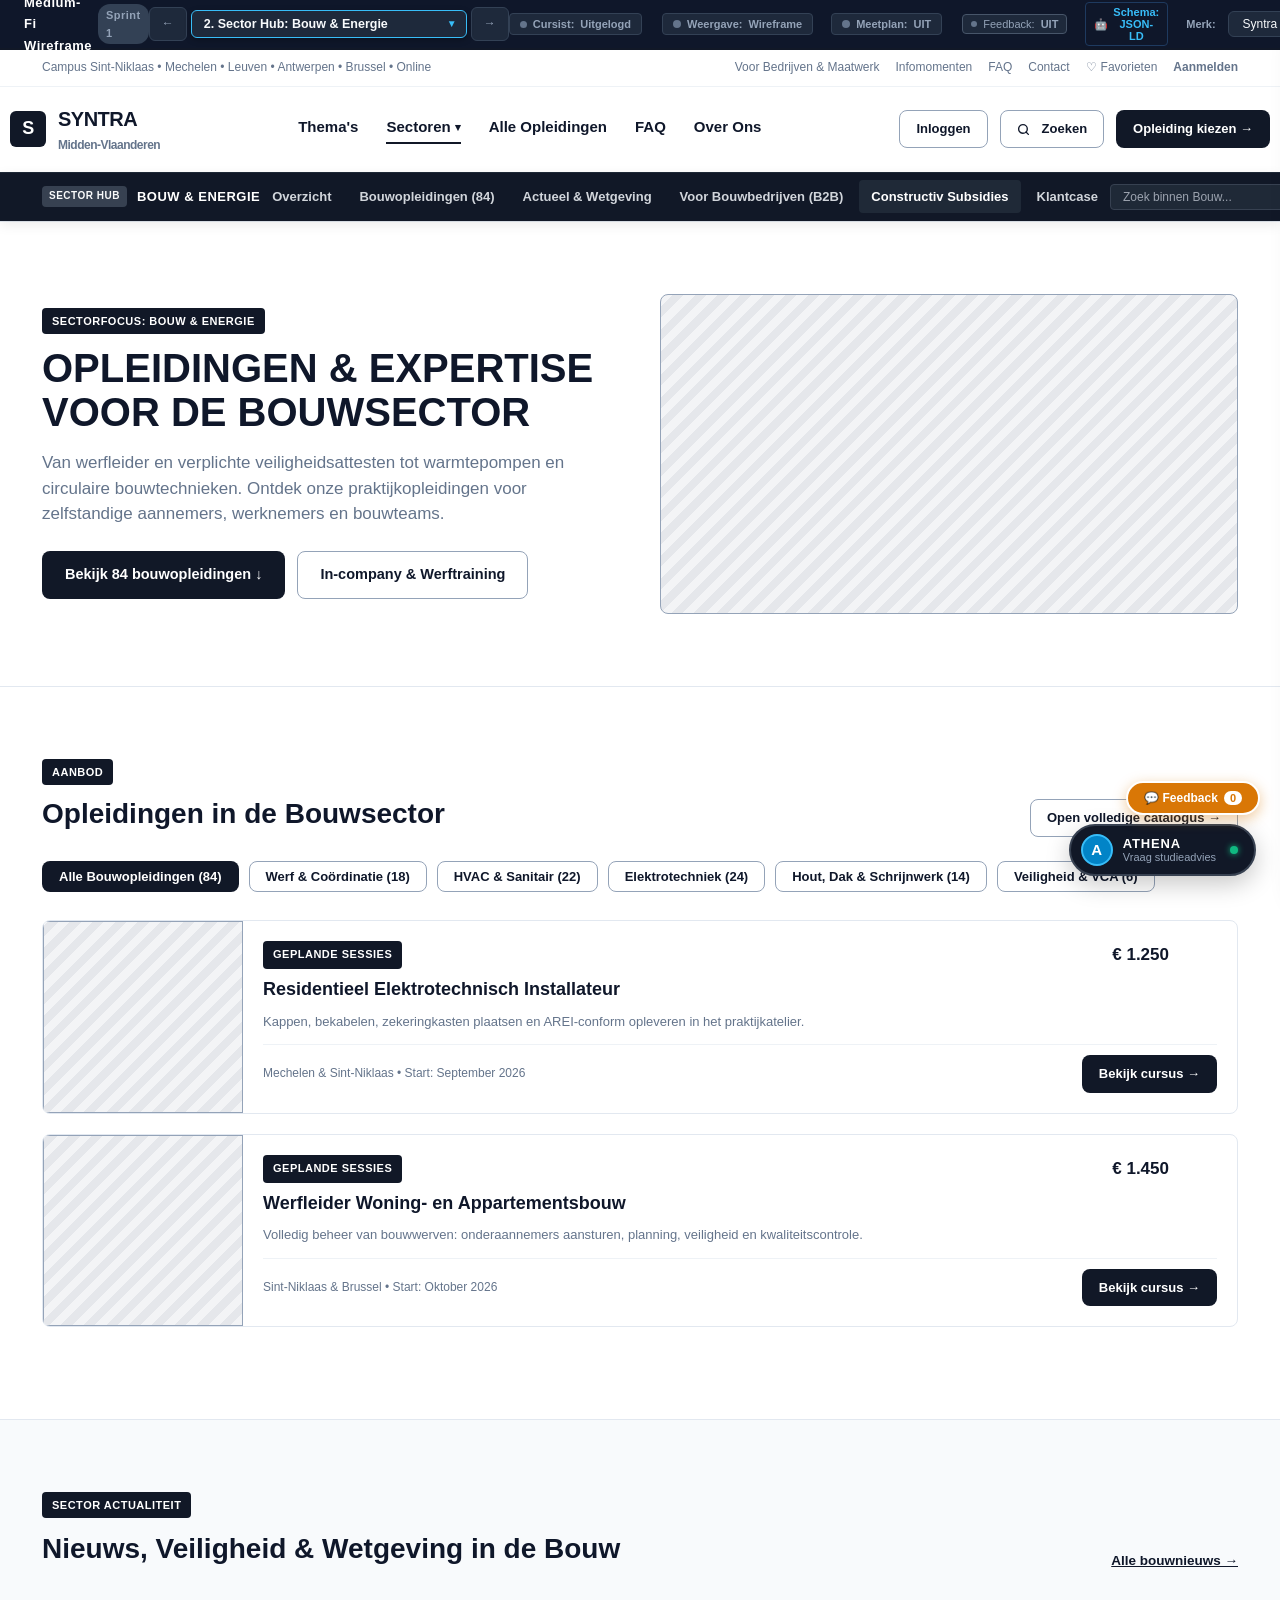
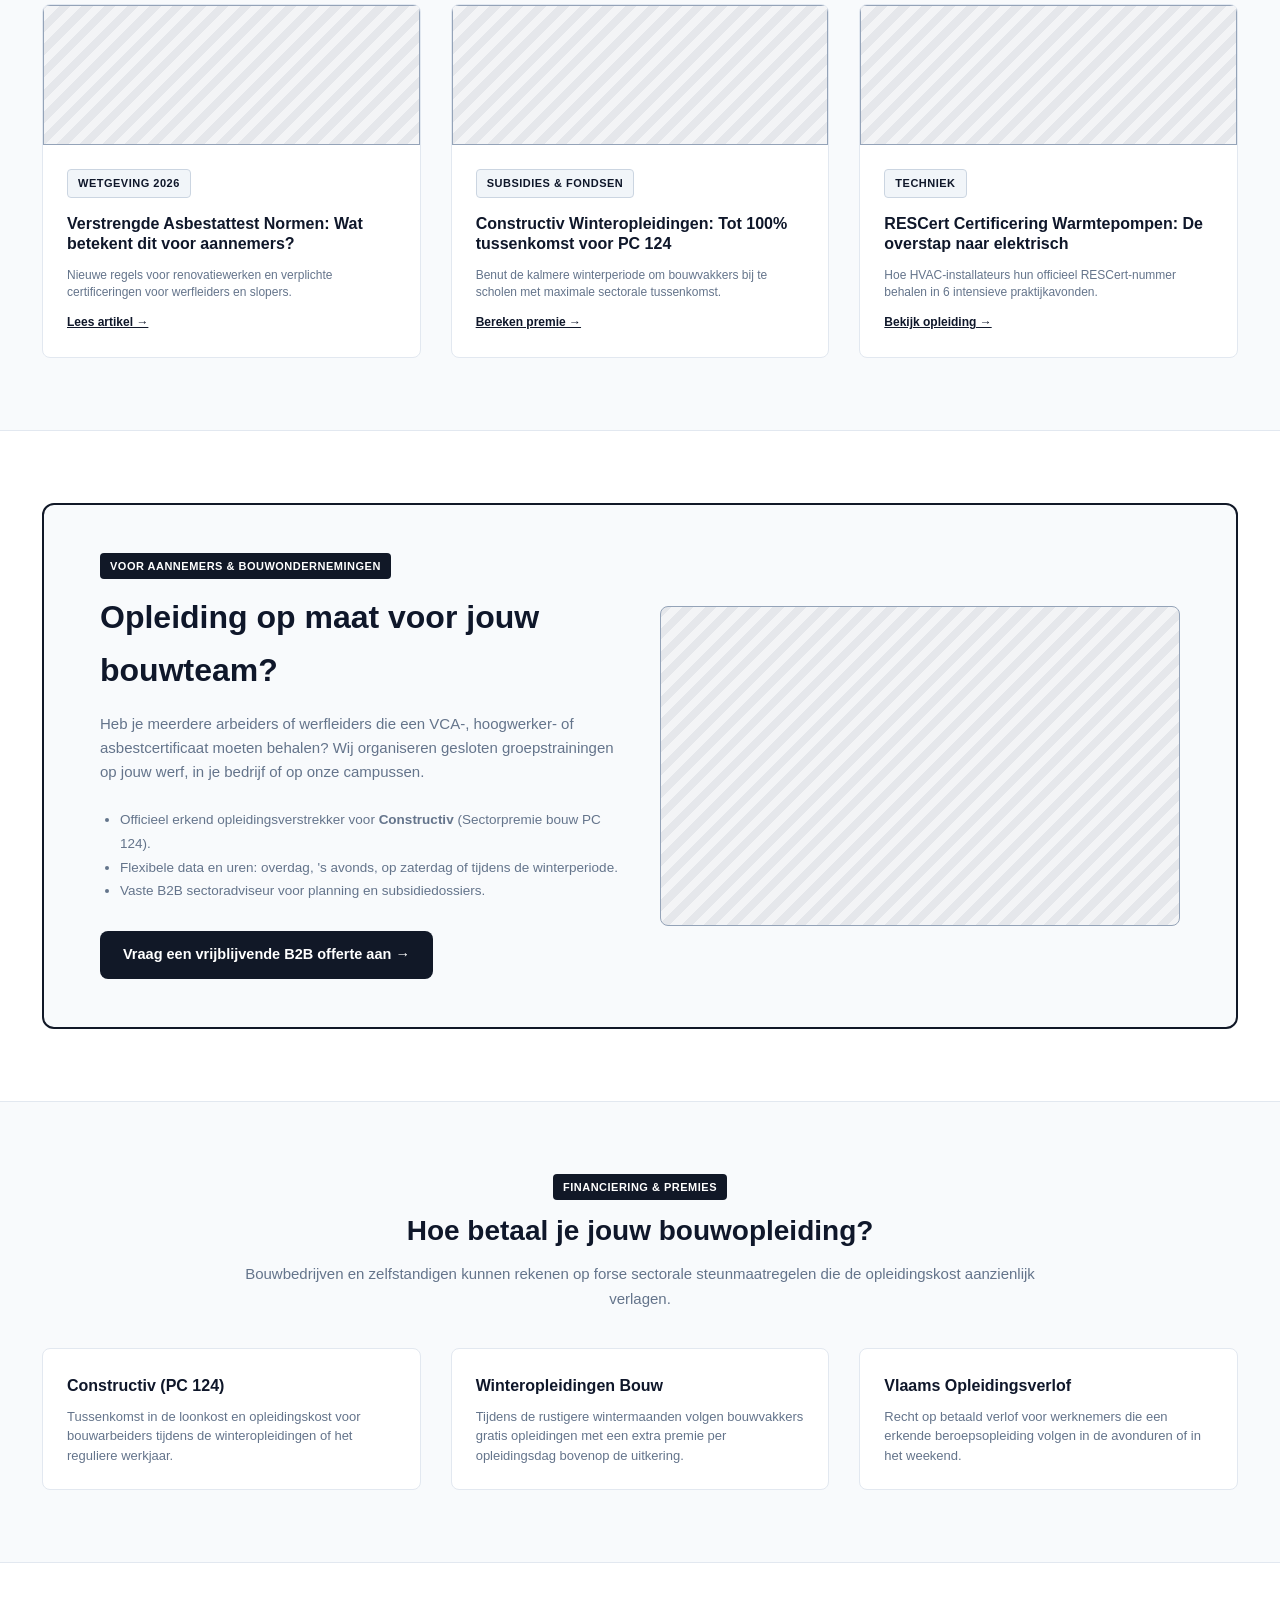
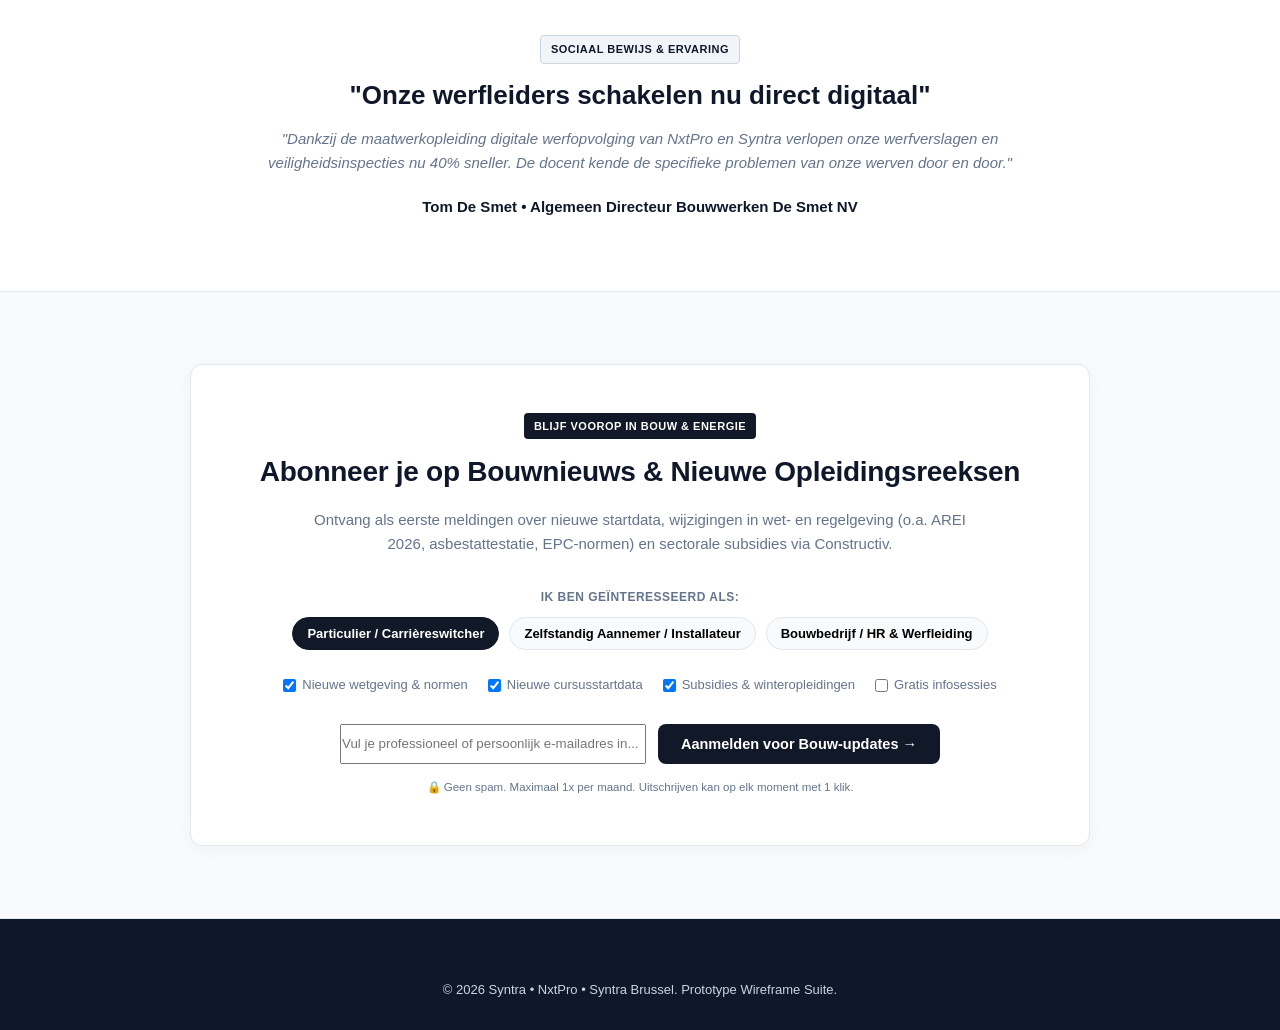
<file: sector-bouw.html>
<!DOCTYPE html>
<html lang="nl-BE">
<head>
    <meta charset="UTF-8">
    <meta name="viewport" content="width=device-width, initial-scale=1.0">
    <title>Wireframe Prototype - Sector Hub: Bouw &amp; Energie</title>
    <link rel="stylesheet" href="assets/wireframe.css">
    <link rel="stylesheet" href="assets/feedback-tool.css">
    <script src="assets/wireframe.js" defer></script>
    <script src="assets/feedback-tool.js" defer></script>
    <script src="assets/schema-inspector.js" defer></script>
</head>
<body>

    <!-- GLOBAL HEADER WIREFRAME -->
    <header class="wf-header">
        <div class="wf-topbar">
            <div class="wf-container wf-topbar-flex">
                <div>Campus Sint-Niklaas &bull; Mechelen &bull; Leuven &bull; Antwerpen &bull; Brussel &bull; Online</div>
                <div style="display:flex;gap:16px;align-items:center;">
                    <a href="sector-bouw.html#b2b-bouw" style="color:inherit;text-decoration:none;">Voor Bedrijven &amp; Maatwerk</a>
                    <a href="index.html#infosessies" style="color:inherit;text-decoration:none;">Infomomenten</a>
                    <a href="faq.html" style="color:inherit;text-decoration:none;">FAQ</a>
                    <a href="#" style="color:inherit;text-decoration:none;">Contact</a>
                    <a href="#" class="wf-top-favorites-btn" style="color:inherit;text-decoration:none;display:inline-flex;align-items:center;gap:4px;">
                        <span>♡</span> <span>Favorieten</span>
                        <span class="wf-fav-count-badge" style="display:none;">0</span>
                    </a>
                    <a href="#" class="wf-top-user-btn" style="color:inherit;text-decoration:none;font-weight:700;">
                        Aanmelden
                    </a>
                </div>
            </div>
        </div>

        <div class="wf-container wf-main-header">
            <a href="index.html" class="wf-brand-logo">
                <div class="wf-logo-badge">S</div>
                <div>
                    <span class="wf-brand-name">SYNTRA</span>
                    <span style="font-size:12px;display:block;font-weight:600;color:var(--wf-text-muted);" class="wf-brand-sub">Midden-Vlaanderen</span>
                </div>
            </a>
            <nav>
                <ul class="wf-nav-links">
                    <li><a href="themas.html">Thema's</a></li>
                    <li class="wf-nav-dropdown-item">
                        <a href="themas.html" class="wf-dropdown-trigger" id="wfNavSectorenBtn" style="font-weight:800; border-bottom:2px solid var(--wf-primary); padding-bottom:2px;">
                            Sectoren <span class="wf-dropdown-arrow">▾</span>
                        </a>
                        <div class="wf-dropdown-menu">
                            <div class="wf-dropdown-header">
                                <span>Kies een Sector Hub</span>
                            </div>
                            <div class="wf-dropdown-grid">
                                <a href="sector-bouw.html" class="wf-dropdown-link is-featured">
                                    <div>
                                        <strong>Bouw &amp; Energie</strong>
                                        <small>Werfleider, HVAC, Elektriciteit, Hernieuwbaar</small>
                                    </div>
                                    <span class="wf-tag wf-tag-sm" style="font-size:9px; margin-left:auto;">Actieve Hub</span>
                                </a>
                                <a href="opleiding.html" class="wf-dropdown-link">
                                    <div>
                                        <strong>Elektro &amp; Automatisering</strong>
                                        <small>Residentieel, Industrieel, Domotica, AREI</small>
                                    </div>
                                </a>
                                <a href="zoeken.html?sector=digitaal" class="wf-dropdown-link">
                                    <div>
                                        <strong>Digitaal, Data &amp; AI</strong>
                                        <small>Python, Cybersecurity, Prompt Engineering</small>
                                    </div>
                                </a>
                                <a href="zoeken.html?sector=zorg" class="wf-dropdown-link">
                                    <div>
                                        <strong>Zorg, Welzijn &amp; Zorgkundige</strong>
                                        <small>Verzorgende, Tandartsassistent, Optiek</small>
                                    </div>
                                </a>
                                <a href="zoeken.html?sector=horeca" class="wf-dropdown-link">
                                    <div>
                                        <strong>Voeding, Horeca &amp; Bakkerij</strong>
                                        <small>Kok, Sommelier, Brood &amp; Banket, Chocolatier</small>
                                    </div>
                                </a>
                                <a href="zoeken.html?sector=ondernemen" class="wf-dropdown-link">
                                    <div>
                                        <strong>Ondernemen &amp; Bedrijfsvoering</strong>
                                        <small>Boekhouden, HR, Marketing, KMO-Leiderschap</small>
                                    </div>
                                </a>
                                <a href="zoeken.html?sector=creatief" class="wf-dropdown-link">
                                    <div>
                                        <strong>Creatief &amp; Ambacht</strong>
                                        <small>Meubelmaker, Goudsmid, Leder, Interieur</small>
                                    </div>
                                </a>
                            </div>
                            <div class="wf-dropdown-footer">
                                <a href="themas.html">Bekijk alle 18 sectoren &amp; vakgebieden &rarr;</a>
                            </div>
                        </div>
                    </li>
                    <li><a href="zoeken.html">Alle Opleidingen</a></li>
                    <li><a href="faq.html">FAQ</a></li>
                    <li><a href="#">Over Ons</a></li>
                </ul>
            </nav>
            <div class="wf-nav-actions">
                <a href="zoeken.html" class="wf-btn wf-btn-outline wf-btn-sm" id="wfNavSearchBtn">
                    <svg width="13" height="13" viewBox="0 0 24 24" fill="none" stroke="currentColor" stroke-width="2.5" stroke-linecap="round" stroke-linejoin="round" style="margin-right:4px; vertical-align:-1px;"><circle cx="11" cy="11" r="8"></circle><line x1="21" y1="21" x2="16.65" y2="16.65"></line></svg>Zoeken
                </a>
                <a href="themas.html" class="wf-btn wf-btn-primary wf-btn-sm">Opleiding kiezen &rarr;</a>
            </div>
        </div>

        <!-- SECTOR / CLUSTER SUB-NAVIGATIEBALK (BOUW & ENERGIE) -->
        <nav class="wf-cluster-nav" aria-label="Sector navigatie">
            <div class="wf-container wf-cluster-nav-inner">
                <div class="wf-cluster-brand">
                    <span class="wf-cluster-badge">SECTOR HUB</span>
                    <span>Bouw &amp; Energie</span>
                </div>
                <ul class="wf-cluster-links">
                    <li><a href="#overzicht" class="active">Overzicht</a></li>
                    <li><a href="#opleidingen">Bouwopleidingen (84)</a></li>
                    <li><a href="#actueel">Actueel &amp; Wetgeving</a></li>
                    <li><a href="#b2b-bouw">Voor Bouwbedrijven (B2B)</a></li>
                    <li><a href="#subsidies">Constructiv Subsidies</a></li>
                    <li><a href="#case-study">Klantcase</a></li>
                </ul>
                <div class="wf-cluster-actions">
                    <input type="search" class="wf-cluster-search" id="sectorSearchInput" placeholder="Zoek binnen Bouw...">
                    <a href="#b2b-bouw" class="wf-btn wf-btn-sm" style="background:#374151; color:#FFFFFF; text-decoration:none; padding:5px 12px; border-radius:4px; font-weight:700;">Contact Adviseur</a>
                </div>
            </div>
        </nav>
    </header>

    <!-- 1. SECTOR HERO BANNER -->
    <section class="wf-section wf-hero-sector" id="overzicht" style="padding:72px 0; background:#FFFFFF; border-bottom:1px solid var(--wf-border);">
        <div class="wf-container">
            <div class="wf-grid-2" style="align-items:center;">
                <div>
                    <span class="wf-tag wf-tag-dark" style="margin-bottom:12px;">Sectorfocus: Bouw &amp; Energie</span>
                    <h1 style="font-size:40px; font-weight:900; line-height:1.1; margin-bottom:16px;">
                        OPLEIDINGEN &amp; EXPERTISE VOOR DE BOUWSECTOR
                    </h1>
                    <p style="font-size:17px; color:var(--wf-text-muted); margin-bottom:24px; line-height:1.5;">
                        Van werfleider en verplichte veiligheidsattesten tot warmtepompen en circulaire bouwtechnieken. Ontdek onze praktijkopleidingen voor zelfstandige aannemers, werknemers en bouwteams.
                    </p>
                    <div style="display:flex; gap:12px; flex-wrap:wrap;">
                        <a href="#opleidingen" class="wf-btn wf-btn-primary">Bekijk 84 bouwopleidingen &darr;</a>
                        <a href="#b2b-bouw" class="wf-btn wf-btn-outline">In-company &amp; Werftraining</a>
                    </div>
                </div>

                <div>
                    <div class="wf-img-ph" style="height:320px;"></div>
                </div>
            </div>
        </div>
    </section>

    <!-- 2. GEGROEPEERDE OPLEIDINGEN BOUW (Met subcategorie tabs) -->
    <section class="wf-section bg-alt" id="opleidingen">
        <div class="wf-container">
            <div style="display:flex; justify-content:space-between; align-items:flex-end; margin-bottom:24px;">
                <div>
                    <span class="wf-tag wf-tag-dark">Aanbod</span>
                    <h2 style="font-size:28px; font-weight:800; margin-top:6px;">Opleidingen in de Bouwsector</h2>
                </div>
                <div style="display:flex; gap:8px;">
                    <a href="zoeken.html" class="wf-btn wf-btn-outline wf-btn-sm">Open volledige catalogus &rarr;</a>
                </div>
            </div>

            <!-- Subdomein Filterknoppen (Jumpers) -->
            <div class="wf-subdomain-filters" id="sectorSubdomainFilters" style="display:flex; gap:10px; margin-bottom:28px; flex-wrap:wrap; position:relative;">
                <button class="wf-btn wf-btn-primary wf-btn-sm">Alle Bouwopleidingen (84)</button>
                <button class="wf-btn wf-btn-outline wf-btn-sm">Werf &amp; Coördinatie (18)</button>
                <button class="wf-btn wf-btn-outline wf-btn-sm">HVAC &amp; Sanitair (22)</button>
                <button class="wf-btn wf-btn-outline wf-btn-sm">Elektrotechniek (24)</button>
                <button class="wf-btn wf-btn-outline wf-btn-sm">Hout, Dak &amp; Schrijnwerk (14)</button>
                <button class="wf-btn wf-btn-outline wf-btn-sm">Veiligheid &amp; VCA (6)</button>
            </div>

            <!-- Brede Cursuskaarten -->
            <div class="wf-card-horizontal" id="sectorCourseElektro">
                <button type="button" class="wf-fav-btn" data-course-id="EL-2026-RES" data-course-title="Residentieel Elektrotechnisch Installateur" aria-label="Bewaar in favorieten" title="Bewaar in favorieten">
                    <svg class="wf-fav-icon" viewBox="0 0 24 24" width="18" height="18" fill="none" stroke="currentColor" stroke-width="2" stroke-linecap="round" stroke-linejoin="round">
                        <path d="M20.84 4.61a5.5 5.5 0 0 0-7.78 0L12 5.67l-1.06-1.06a5.5 5.5 0 0 0-7.78 7.78l1.06 1.06L12 21.23l7.78-7.78 1.06-1.06a5.5 5.5 0 0 0 0-7.78z"></path>
                    </svg>
                </button>
                <div class="wf-img-ph" style="border-radius:0; border:none; border-right:1px solid var(--wf-border); min-width:140px;"></div>
                <div class="wf-card-body" style="padding:20px;">
                    <div style="display:flex; justify-content:space-between;">
                        <span class="wf-tag wf-tag-dark">Geplande Sessies</span>
                        <div class="wf-price" style="margin-right: 48px;">&euro; 1.250</div>
                    </div>
                    <h3 style="font-size:18px; font-weight:800; margin:6px 0;">
                        <a href="opleiding.html" style="color:inherit; text-decoration:none;">Residentieel Elektrotechnisch Installateur</a>
                    </h3>
                    <p style="font-size:13px; color:var(--wf-text-muted); margin-bottom:12px;">
                        Kappen, bekabelen, zekeringkasten plaatsen en AREI-conform opleveren in het praktijkatelier.
                    </p>
                    <div style="display:flex; justify-content:space-between; align-items:center; border-top:1px solid #EEF2F6; padding-top:10px; font-size:12px; color:var(--wf-text-muted);">
                        <div>Mechelen &amp; Sint-Niklaas &bull; Start: September 2026</div>
                        <a href="opleiding.html" class="wf-btn wf-btn-primary wf-btn-sm">Bekijk cursus &rarr;</a>
                    </div>
                </div>
            </div>

            <div class="wf-card-horizontal" id="sectorCourseWerfleider">
                <button type="button" class="wf-fav-btn" data-course-id="BW-2026-WERF" data-course-title="Werfleider Woning- en Appartementsbouw" aria-label="Bewaar in favorieten" title="Bewaar in favorieten">
                    <svg class="wf-fav-icon" viewBox="0 0 24 24" width="18" height="18" fill="none" stroke="currentColor" stroke-width="2" stroke-linecap="round" stroke-linejoin="round">
                        <path d="M20.84 4.61a5.5 5.5 0 0 0-7.78 0L12 5.67l-1.06-1.06a5.5 5.5 0 0 0-7.78 7.78l1.06 1.06L12 21.23l7.78-7.78 1.06-1.06a5.5 5.5 0 0 0 0-7.78z"></path>
                    </svg>
                </button>
                <div class="wf-img-ph" style="border-radius:0; border:none; border-right:1px solid var(--wf-border); min-width:140px;"></div>
                <div class="wf-card-body" style="padding:20px;">
                    <div style="display:flex; justify-content:space-between;">
                        <span class="wf-tag wf-tag-dark">Geplande Sessies</span>
                        <div class="wf-price" style="margin-right: 48px;">&euro; 1.450</div>
                    </div>
                    <h3 style="font-size:18px; font-weight:800; margin:6px 0;">
                        <a href="opleiding.html" style="color:inherit; text-decoration:none;">Werfleider Woning- en Appartementsbouw</a>
                    </h3>
                    <p style="font-size:13px; color:var(--wf-text-muted); margin-bottom:12px;">
                        Volledig beheer van bouwwerven: onderaannemers aansturen, planning, veiligheid en kwaliteitscontrole.
                    </p>
                    <div style="display:flex; justify-content:space-between; align-items:center; border-top:1px solid #EEF2F6; padding-top:10px; font-size:12px; color:var(--wf-text-muted);">
                        <div>Sint-Niklaas &amp; Brussel &bull; Start: Oktober 2026</div>
                        <a href="opleiding.html" class="wf-btn wf-btn-primary wf-btn-sm">Bekijk cursus &rarr;</a>
                    </div>
                </div>
            </div>
        </div>
    </section>

    <!-- 3. ACTUEEL SECTORNIEUWS & WETGEVING BOUW -->
    <section class="wf-section" id="actueel" style="background:#F8FAFC;">
        <div class="wf-container">
            <div style="display:flex; justify-content:space-between; align-items:flex-end; margin-bottom:32px;">
                <div>
                    <span class="wf-tag wf-tag-dark">Sector Actualiteit</span>
                    <h2 style="font-size:28px; font-weight:800; margin-top:8px;">Nieuws, Veiligheid &amp; Wetgeving in de Bouw</h2>
                </div>
                <a href="#" style="font-size:13.5px; color:var(--wf-text-main); font-weight:700; text-decoration:underline;">Alle bouwnieuws &rarr;</a>
            </div>

            <div class="wf-grid-3">
                <!-- Nieuws 1 -->
                <div class="wf-card">
                    <div class="wf-img-ph" style="height:140px; border-radius:0;"></div>
                    <div class="wf-card-body">
                        <span class="wf-tag wf-tag-outline" style="align-self:flex-start; margin-bottom:8px;">Wetgeving 2026</span>
                        <h3 class="wf-card-title" style="font-size:16px;">
                            Verstrengde Asbestattest Normen: Wat betekent dit voor aannemers?
                        </h3>
                        <p style="font-size:12px; color:var(--wf-text-muted); line-height:1.4; margin-bottom:12px;">
                            Nieuwe regels voor renovatiewerken en verplichte certificeringen voor werfleiders en slopers.
                        </p>
                        <a href="#" style="font-size:12px; font-weight:700; color:var(--wf-text-main); text-decoration:underline;">Lees artikel &rarr;</a>
                    </div>
                </div>

                <!-- Nieuws 2 -->
                <div class="wf-card">
                    <div class="wf-img-ph" style="height:140px; border-radius:0;"></div>
                    <div class="wf-card-body">
                        <span class="wf-tag wf-tag-outline" style="align-self:flex-start; margin-bottom:8px;">Subsidies &amp; Fondsen</span>
                        <h3 class="wf-card-title" style="font-size:16px;">
                            Constructiv Winteropleidingen: Tot 100% tussenkomst voor PC 124
                        </h3>
                        <p style="font-size:12px; color:var(--wf-text-muted); line-height:1.4; margin-bottom:12px;">
                            Benut de kalmere winterperiode om bouwvakkers bij te scholen met maximale sectorale tussenkomst.
                        </p>
                        <a href="#subsidies" style="font-size:12px; font-weight:700; color:var(--wf-text-main); text-decoration:underline;">Bereken premie &rarr;</a>
                    </div>
                </div>

                <!-- Nieuws 3 -->
                <div class="wf-card">
                    <div class="wf-img-ph" style="height:140px; border-radius:0;"></div>
                    <div class="wf-card-body">
                        <span class="wf-tag wf-tag-outline" style="align-self:flex-start; margin-bottom:8px;">Techniek</span>
                        <h3 class="wf-card-title" style="font-size:16px;">
                            RESCert Certificering Warmtepompen: De overstap naar elektrisch
                        </h3>
                        <p style="font-size:12px; color:var(--wf-text-muted); line-height:1.4; margin-bottom:12px;">
                            Hoe HVAC-installateurs hun officieel RESCert-nummer behalen in 6 intensieve praktijkavonden.
                        </p>
                        <a href="opleiding.html" style="font-size:12px; font-weight:700; color:var(--wf-text-main); text-decoration:underline;">Bekijk opleiding &rarr;</a>
                    </div>
                </div>
            </div>
        </div>
    </section>

    <!-- 4. B2B MAATWERK VOOR BOUWBEDRIJVEN (NxtPro Pijler) -->
    <section class="wf-section" style="background:#FFFFFF;" id="b2b-bouw">
        <div class="wf-container">
            <div class="wf-grid-2" style="align-items:center; background:#F8FAFC; border:2px solid var(--wf-primary); border-radius:12px; padding:48px 56px; gap:40px;">
                <div>
                    <span class="wf-tag wf-tag-dark">Voor Aannemers &amp; Bouwondernemingen</span>
                    <h2 style="font-size:32px; font-weight:800; margin:12px 0 16px;">Opleiding op maat voor jouw bouwteam?</h2>
                    <p style="color:var(--wf-text-muted); line-height:1.6; margin-bottom:24px;">
                        Heb je meerdere arbeiders of werfleiders die een VCA-, hoogwerker- of asbestcertificaat moeten behalen? Wij organiseren gesloten groepstrainingen op jouw werf, in je bedrijf of op onze campussen.
                    </p>
                    <ul style="margin-bottom:28px; padding-left:20px; font-size:13.5px; color:var(--wf-text-muted); line-height:1.75;">
                        <li>Officieel erkend opleidingsverstrekker voor <strong>Constructiv</strong> (Sectorpremie bouw PC 124).</li>
                        <li>Flexibele data en uren: overdag, 's avonds, op zaterdag of tijdens de winterperiode.</li>
                        <li>Vaste B2B sectoradviseur voor planning en subsidiedossiers.</li>
                    </ul>
                    <a href="#" class="wf-btn wf-btn-primary">Vraag een vrijblijvende B2B offerte aan &rarr;</a>
                </div>

                <div>
                    <div class="wf-img-ph" style="height:320px;"></div>
                </div>
            </div>
        </div>
    </section>

    <!-- 5. SUBSIDIES & CONSTRUCTIV FINANCIERING -->
    <section class="wf-section" id="subsidies" style="background:#F8FAFC;">
        <div class="wf-container">
            <div style="max-width:800px; margin:0 auto 36px; text-align:center;">
                <span class="wf-tag wf-tag-dark">Financiering &amp; Premies</span>
                <h2 style="font-size:28px; font-weight:800; margin:8px 0;">Hoe betaal je jouw bouwopleiding?</h2>
                <p style="font-size:15px; color:var(--wf-text-muted);">
                    Bouwbedrijven en zelfstandigen kunnen rekenen op forse sectorale steunmaatregelen die de opleidingskost aanzienlijk verlagen.
                </p>
            </div>

            <div class="wf-grid-3">
                <div class="wf-card" style="padding:24px;">
                    <h3 style="font-size:16px; font-weight:800; margin-bottom:8px;">Constructiv (PC 124)</h3>
                    <p style="font-size:13px; color:var(--wf-text-muted); line-height:1.5;">
                        Tussenkomst in de loonkost en opleidingskost voor bouwarbeiders tijdens de winteropleidingen of het reguliere werkjaar.
                    </p>
                </div>
                <div class="wf-card" style="padding:24px;">
                    <h3 style="font-size:16px; font-weight:800; margin-bottom:8px;">Winteropleidingen Bouw</h3>
                    <p style="font-size:13px; color:var(--wf-text-muted); line-height:1.5;">
                        Tijdens de rustigere wintermaanden volgen bouwvakkers gratis opleidingen met een extra premie per opleidingsdag bovenop de uitkering.
                    </p>
                </div>
                <div class="wf-card" style="padding:24px;">
                    <h3 style="font-size:16px; font-weight:800; margin-bottom:8px;">Vlaams Opleidingsverlof</h3>
                    <p style="font-size:13px; color:var(--wf-text-muted); line-height:1.5;">
                        Recht op betaald verlof voor werknemers die een erkende beroepsopleiding volgen in de avonduren of in het weekend.
                    </p>
                </div>
            </div>
        </div>
    </section>

    <!-- 6. CASE STUDY / BLOG UIT DE BOUW -->
    <section class="wf-section bg-alt" id="case-study">
        <div class="wf-container">
            <div style="max-width:800px; margin:0 auto; text-align:center;">
                <span class="wf-tag wf-tag-outline">Sociaal Bewijs &amp; Ervaring</span>
                <h2 style="font-size:26px; font-weight:800; margin:10px 0;">"Onze werfleiders schakelen nu direct digitaal"</h2>
                <p style="font-size:15px; color:var(--wf-text-muted); line-height:1.6; margin-bottom:20px;">
                    <em>"Dankzij de maatwerkopleiding digitale werfopvolging van NxtPro en Syntra verlopen onze werfverslagen en veiligheidsinspecties nu 40% sneller. De docent kende de specifieke problemen van onze werven door en door."</em>
                </p>
                <div style="font-weight:700;">Tom De Smet &bull; Algemeen Directeur Bouwwerken De Smet NV</div>
            </div>
        </div>
    </section>

    <!-- 7. SECTOR NIEUWSBRIEF & OPLEIDINGSUPDATES -->
    <section class="wf-section" id="sector-nieuwsbrief" style="padding: 72px 0;">
        <div class="wf-container">
            <div class="wf-sector-newsletter-box" style="max-width: 900px; margin: 0 auto;">
                <div style="text-align: center; margin-bottom: 32px;">
                    <span class="wf-tag wf-tag-dark" style="margin-bottom: 10px;">Blijf Voorop in Bouw &amp; Energie</span>
                    <h2 style="font-size: 28px; font-weight: 900; margin-bottom: 12px; letter-spacing: -0.01em;">Abonneer je op Bouwnieuws &amp; Nieuwe Opleidingsreeksen</h2>
                    <p style="font-size: 15px; color: var(--wf-text-muted); max-width: 680px; margin: 0 auto; line-height: 1.6;">
                        Ontvang als eerste meldingen over nieuwe startdata, wijzigingen in wet- en regelgeving (o.a. AREI 2026, asbestattestatie, EPC-normen) en sectorale subsidies via Constructiv.
                    </p>
                </div>

                <!-- Doelgroep Segmentatie -->
                <div style="margin-bottom: 24px;">
                    <div style="font-size: 12px; font-weight: 700; text-transform: uppercase; letter-spacing: 0.5px; color: var(--wf-text-muted); margin-bottom: 10px; text-align: center;">
                        Ik ben geïnteresseerd als:
                    </div>
                    <div class="wf-segment-pills" style="justify-content: center;">
                        <button type="button" class="wf-segment-pill active" data-segment="particulier">
                            Particulier / Carrièreswitcher
                        </button>
                        <button type="button" class="wf-segment-pill" data-segment="aannemer">
                            Zelfstandig Aannemer / Installateur
                        </button>
                        <button type="button" class="wf-segment-pill" data-segment="bedrijf">
                            Bouwbedrijf / HR &amp; Werfleiding
                        </button>
                    </div>
                </div>

                <!-- Onderwerpen Checkboxen -->
                <div class="wf-news-checkboxes" style="justify-content: center; margin-bottom: 28px;">
                    <label>
                        <input type="checkbox" id="wfNewsNormen" checked> Nieuwe wetgeving &amp; normen
                    </label>
                    <label>
                        <input type="checkbox" id="wfNewsStartdata" checked> Nieuwe cursusstartdata
                    </label>
                    <label>
                        <input type="checkbox" id="wfNewsSubsidies" checked> Subsidies &amp; winteropleidingen
                    </label>
                    <label>
                        <input type="checkbox" id="wfNewsInfosessies"> Gratis infosessies
                    </label>
                </div>

                <!-- Formulier Input -->
                <form id="wfSectorNewsForm" style="display: flex; gap: 12px; max-width: 600px; margin: 0 auto; flex-wrap: wrap;" onsubmit="return false;">
                    <input type="email" id="wfSectorNewsEmail" placeholder="Vul je professioneel of persoonlijk e-mailadres in..." class="wf-input" style="flex: 1; min-width: 260px;" required>
                    <button type="button" id="wfSectorNewsBtn" class="wf-btn wf-btn-primary" style="white-space: nowrap;">
                        Aanmelden voor Bouw-updates &rarr;
                    </button>
                </form>

                <div id="wfSectorNewsSuccess" style="display: none; margin-top: 16px; padding: 14px 20px; background: #ECFDF5; border: 1px solid #A7F3D0; border-radius: 8px; color: #065F46; text-align: center; font-size: 14px; font-weight: 600;">
                    ✓ Bedankt voor je inschrijving! Je ontvangt een bevestiging en wordt als eerste verwittigd over nieuwe bouwopleidingen en wetgevingsupdates.
                </div>

                <div style="font-size: 11.5px; color: var(--wf-text-muted); text-align: center; margin-top: 14px;">
                    🔒 Geen spam. Maximaal 1x per maand. Uitschrijven kan op elk moment met 1 klik.
                </div>
            </div>
        </div>
    </section>

    <!-- FOOTER -->
    <footer class="wf-footer">
        <div class="wf-container" style="text-align:center;">
            <div>&copy; 2026 Syntra &bull; NxtPro &bull; Syntra Brussel. Prototype Wireframe Suite.</div>
        </div>
    </footer>

</body>
</html>
</file>
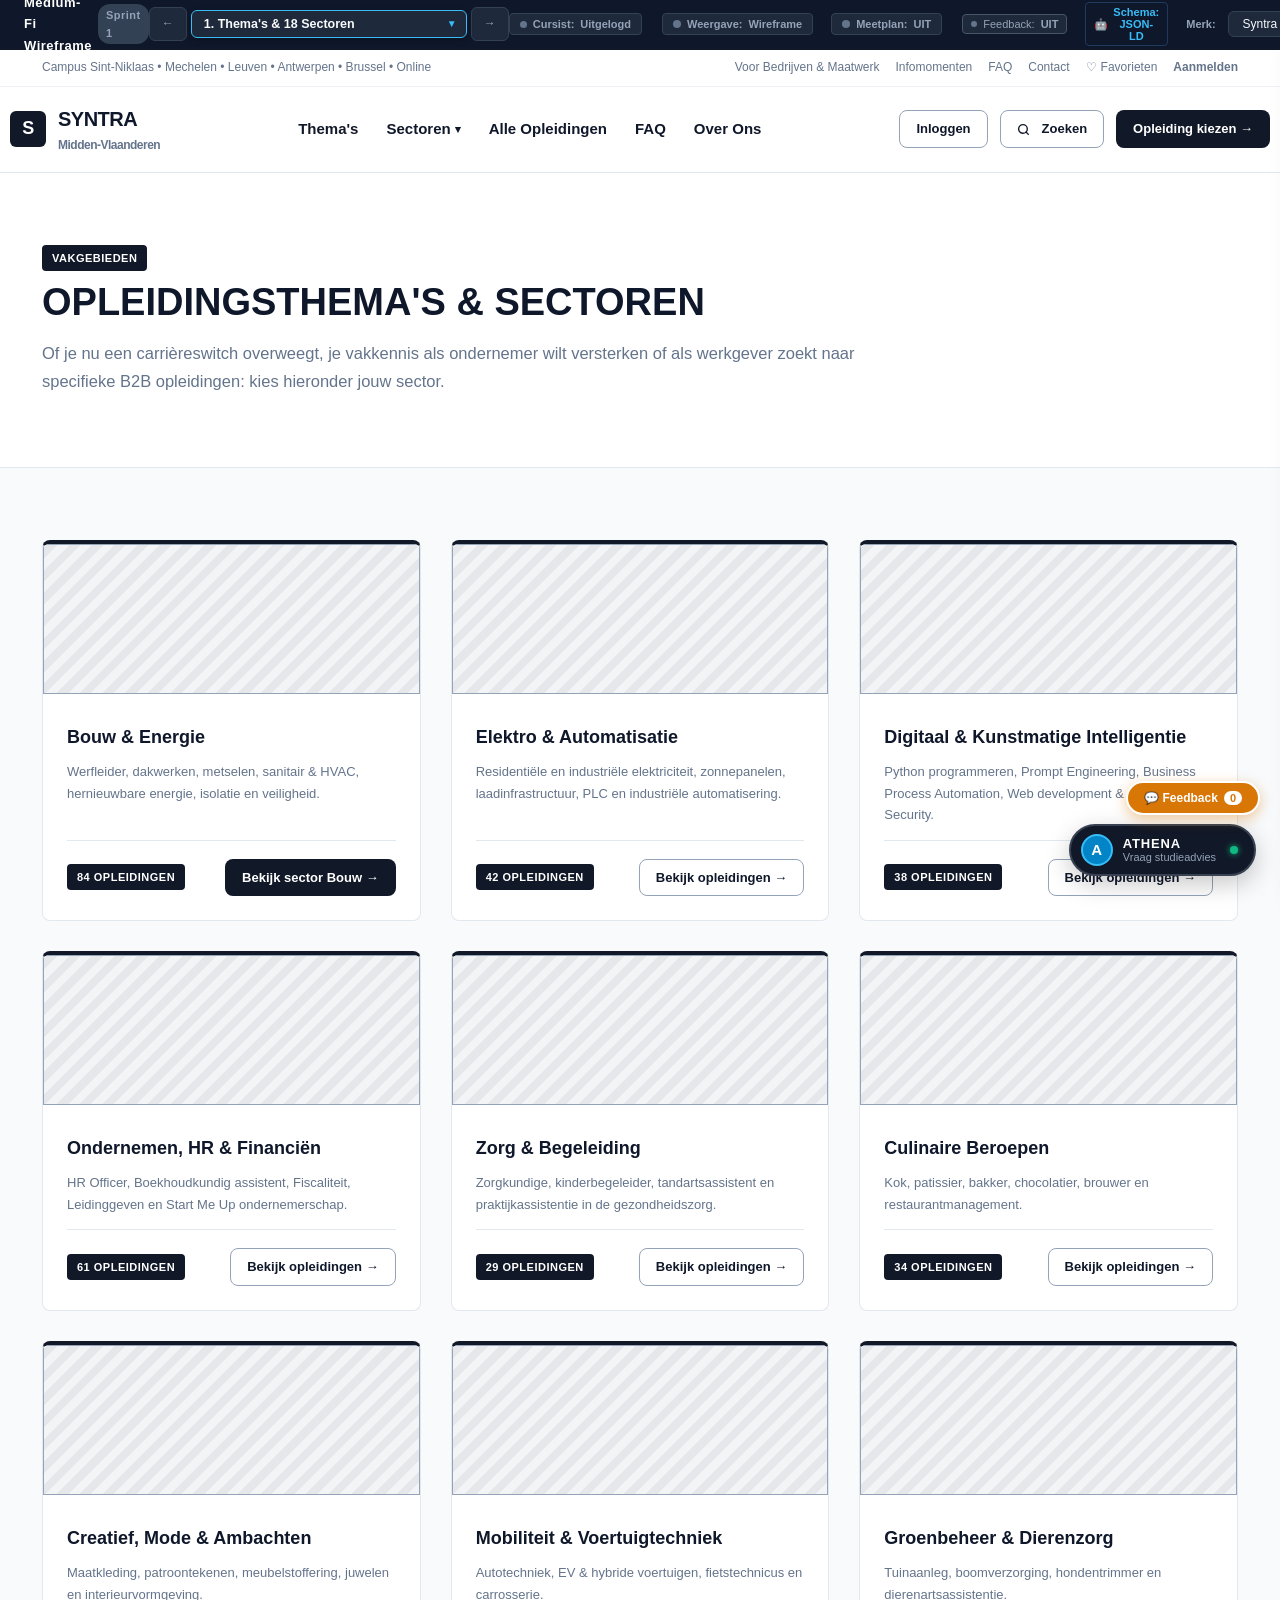
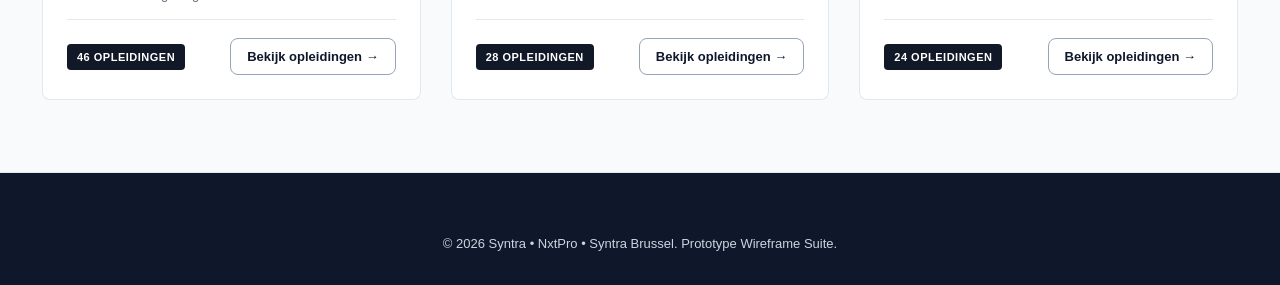
<file: themas.html>
<!DOCTYPE html>
<html lang="nl-BE">
<head>
    <meta charset="UTF-8">
    <meta name="viewport" content="width=device-width, initial-scale=1.0">
    <title>Wireframe Prototype - Thema's &amp; Sectoren</title>
    <link rel="stylesheet" href="assets/wireframe.css">
    <link rel="stylesheet" href="assets/feedback-tool.css">
    <script src="assets/wireframe.js" defer></script>
    <script src="assets/feedback-tool.js" defer></script>
    <script src="assets/schema-inspector.js" defer></script>
</head>
<body>

    <!-- GLOBAL HEADER WIREFRAME -->
    <header class="wf-header">
        <div class="wf-topbar">
            <div class="wf-container wf-topbar-flex">
                <div>Campus Sint-Niklaas &bull; Mechelen &bull; Leuven &bull; Antwerpen &bull; Brussel &bull; Online</div>
                <div style="display:flex;gap:16px;align-items:center;">
                    <a href="sector-bouw.html#b2b-bouw" style="color:inherit;text-decoration:none;">Voor Bedrijven &amp; Maatwerk</a>
                    <a href="index.html#infosessies" style="color:inherit;text-decoration:none;">Infomomenten</a>
                    <a href="faq.html" style="color:inherit;text-decoration:none;">FAQ</a>
                    <a href="#" style="color:inherit;text-decoration:none;">Contact</a>
                    <a href="#" class="wf-top-favorites-btn" style="color:inherit;text-decoration:none;display:inline-flex;align-items:center;gap:4px;">
                        <span>♡</span> <span>Favorieten</span>
                        <span class="wf-fav-count-badge" style="display:none;">0</span>
                    </a>
                    <a href="#" class="wf-top-user-btn" style="color:inherit;text-decoration:none;font-weight:700;">
                        Aanmelden
                    </a>
                </div>
            </div>
        </div>

        <div class="wf-container wf-main-header">
            <a href="index.html" class="wf-brand-logo">
                <div class="wf-logo-badge">S</div>
                <div>
                    <span class="wf-brand-name">SYNTRA</span>
                    <span style="font-size:12px;display:block;font-weight:600;color:var(--wf-text-muted);" class="wf-brand-sub">Midden-Vlaanderen</span>
                </div>
            </a>
            <nav>
                <ul class="wf-nav-links">
                    <li><a href="themas.html" style="color:var(--wf-primary); font-weight:800;">Thema's</a></li>
                    <li class="wf-nav-dropdown-item">
                        <a href="themas.html" class="wf-dropdown-trigger" id="wfNavSectorenBtn">
                            Sectoren <span class="wf-dropdown-arrow">▾</span>
                        </a>
                        <div class="wf-dropdown-menu">
                            <div class="wf-dropdown-header">
                                <span>Kies een Sector Hub</span>
                            </div>
                            <div class="wf-dropdown-grid">
                                <a href="sector-bouw.html" class="wf-dropdown-link is-featured">
                                    <div>
                                        <strong>Bouw &amp; Energie</strong>
                                        <small>Werfleider, HVAC, Elektriciteit, Hernieuwbaar</small>
                                    </div>
                                    <span class="wf-tag wf-tag-sm" style="font-size:9px; margin-left:auto;">Actieve Hub</span>
                                </a>
                                <a href="opleiding.html" class="wf-dropdown-link">
                                    <div>
                                        <strong>Elektro &amp; Automatisering</strong>
                                        <small>Residentieel, Industrieel, Domotica, AREI</small>
                                    </div>
                                </a>
                                <a href="zoeken.html?sector=digitaal" class="wf-dropdown-link">
                                    <div>
                                        <strong>Digitaal, Data &amp; AI</strong>
                                        <small>Python, Cybersecurity, Prompt Engineering</small>
                                    </div>
                                </a>
                                <a href="zoeken.html?sector=zorg" class="wf-dropdown-link">
                                    <div>
                                        <strong>Zorg, Welzijn &amp; Zorgkundige</strong>
                                        <small>Verzorgende, Tandartsassistent, Optiek</small>
                                    </div>
                                </a>
                                <a href="zoeken.html?sector=horeca" class="wf-dropdown-link">
                                    <div>
                                        <strong>Voeding, Horeca &amp; Bakkerij</strong>
                                        <small>Kok, Sommelier, Brood &amp; Banket, Chocolatier</small>
                                    </div>
                                </a>
                                <a href="zoeken.html?sector=ondernemen" class="wf-dropdown-link">
                                    <div>
                                        <strong>Ondernemen &amp; Bedrijfsvoering</strong>
                                        <small>Boekhouden, HR, Marketing, KMO-Leiderschap</small>
                                    </div>
                                </a>
                                <a href="zoeken.html?sector=creatief" class="wf-dropdown-link">
                                    <div>
                                        <strong>Creatief &amp; Ambacht</strong>
                                        <small>Meubelmaker, Goudsmid, Leder, Interieur</small>
                                    </div>
                                </a>
                            </div>
                            <div class="wf-dropdown-footer">
                                <a href="themas.html">Bekijk alle 18 sectoren &amp; vakgebieden &rarr;</a>
                            </div>
                        </div>
                    </li>
                    <li><a href="zoeken.html">Alle Opleidingen</a></li>
                    <li><a href="faq.html">FAQ</a></li>
                    <li><a href="#">Over Ons</a></li>
                </ul>
            </nav>
            <div class="wf-nav-actions">
                <a href="zoeken.html" class="wf-btn wf-btn-outline wf-btn-sm" id="wfNavSearchBtn">
                    <svg width="13" height="13" viewBox="0 0 24 24" fill="none" stroke="currentColor" stroke-width="2.5" stroke-linecap="round" stroke-linejoin="round" style="margin-right:4px; vertical-align:-1px;"><circle cx="11" cy="11" r="8"></circle><line x1="21" y1="21" x2="16.65" y2="16.65"></line></svg>Zoeken
                </a>
                <a href="themas.html" class="wf-btn wf-btn-primary wf-btn-sm">Opleiding kiezen &rarr;</a>
            </div>
        </div>
    </header>

    <!-- INTRO HEADER -->
    <section class="wf-section" style="padding:72px 0; background:#FFFFFF;">
        <div class="wf-container">
            <span class="wf-tag wf-tag-blue" style="margin-bottom:10px;">Vakgebieden</span>
            <h1 style="font-size:38px; font-weight:900; line-height:1.15; margin-bottom:16px;">OPLEIDINGSTHEMA'S &amp; SECTOREN</h1>
            <p style="color:var(--wf-text-muted); max-width:820px; font-size:16.5px; line-height:1.65;">
                Of je nu een carrièreswitch overweegt, je vakkennis als ondernemer wilt versterken of als werkgever zoekt naar specifieke B2B opleidingen: kies hieronder jouw sector.
            </p>
        </div>
    </section>

    <!-- THEMA GRID WIREFRAME (Alle Sectoren) -->
    <section class="wf-section">
        <div class="wf-container">
            <div class="wf-grid-3">
                <!-- Thema 1: Bouw & Energie (Linkt direct door naar de Sectorpagina!) -->
                <div class="wf-card" style="border-top:4px solid var(--wf-primary);">
                    <div class="wf-img-ph" style="height:150px; border-radius:0;"></div>
                    <div class="wf-card-body">
                        <h3 class="wf-card-title">Bouw &amp; Energie</h3>
                        <p style="font-size:13px; color:var(--wf-text-muted); margin-bottom:14px;">
                            Werfleider, dakwerken, metselen, sanitair &amp; HVAC, hernieuwbare energie, isolatie en veiligheid.
                        </p>
                        <div class="wf-card-footer">
                            <span class="wf-tag wf-tag-green">84 opleidingen</span>
                            <a href="sector-bouw.html" class="wf-btn wf-btn-primary wf-btn-sm">Bekijk sector Bouw &rarr;</a>
                        </div>
                    </div>
                </div>

                <!-- Thema 2: Elektrotechniek -->
                <div class="wf-card" style="border-top:4px solid var(--wf-primary);">
                    <div class="wf-img-ph" style="height:150px; border-radius:0;"></div>
                    <div class="wf-card-body">
                        <h3 class="wf-card-title">Elektro &amp; Automatisatie</h3>
                        <p style="font-size:13px; color:var(--wf-text-muted); margin-bottom:14px;">
                            Residentiële en industriële elektriciteit, zonnepanelen, laadinfrastructuur, PLC en industriële automatisering.
                        </p>
                        <div class="wf-card-footer">
                            <span class="wf-tag wf-tag-green">42 opleidingen</span>
                            <a href="zoeken.html" class="wf-btn wf-btn-outline wf-btn-sm">Bekijk opleidingen &rarr;</a>
                        </div>
                    </div>
                </div>

                <!-- Thema 3: Digitaal & AI -->
                <div class="wf-card" style="border-top:4px solid var(--wf-primary);">
                    <div class="wf-img-ph" style="height:150px; border-radius:0;"></div>
                    <div class="wf-card-body">
                        <h3 class="wf-card-title">Digitaal &amp; Kunstmatige Intelligentie</h3>
                        <p style="font-size:13px; color:var(--wf-text-muted); margin-bottom:14px;">
                            Python programmeren, Prompt Engineering, Business Process Automation, Web development &amp; Cyber Security.
                        </p>
                        <div class="wf-card-footer">
                            <span class="wf-tag wf-tag-green">38 opleidingen</span>
                            <a href="zoeken.html" class="wf-btn wf-btn-outline wf-btn-sm">Bekijk opleidingen &rarr;</a>
                        </div>
                    </div>
                </div>

                <!-- Thema 4: Management & B2B -->
                <div class="wf-card" style="border-top:4px solid var(--wf-primary);">
                    <div class="wf-img-ph" style="height:150px; border-radius:0;"></div>
                    <div class="wf-card-body">
                        <h3 class="wf-card-title">Ondernemen, HR &amp; Financiën</h3>
                        <p style="font-size:13px; color:var(--wf-text-muted); margin-bottom:14px;">
                            HR Officer, Boekhoudkundig assistent, Fiscaliteit, Leidinggeven en Start Me Up ondernemerschap.
                        </p>
                        <div class="wf-card-footer">
                            <span class="wf-tag wf-tag-green">61 opleidingen</span>
                            <a href="zoeken.html" class="wf-btn wf-btn-outline wf-btn-sm">Bekijk opleidingen &rarr;</a>
                        </div>
                    </div>
                </div>

                <!-- Thema 5: Zorg & Welzijn -->
                <div class="wf-card" style="border-top:4px solid var(--wf-primary);">
                    <div class="wf-img-ph" style="height:150px; border-radius:0;"></div>
                    <div class="wf-card-body">
                        <h3 class="wf-card-title">Zorg &amp; Begeleiding</h3>
                        <p style="font-size:13px; color:var(--wf-text-muted); margin-bottom:14px;">
                            Zorgkundige, kinderbegeleider, tandartsassistent en praktijkassistentie in de gezondheidszorg.
                        </p>
                        <div class="wf-card-footer">
                            <span class="wf-tag wf-tag-green">29 opleidingen</span>
                            <a href="zoeken.html" class="wf-btn wf-btn-outline wf-btn-sm">Bekijk opleidingen &rarr;</a>
                        </div>
                    </div>
                </div>

                <!-- Thema 6: Voeding & Horeca -->
                <div class="wf-card" style="border-top:4px solid var(--wf-primary);">
                    <div class="wf-img-ph" style="height:150px; border-radius:0;"></div>
                    <div class="wf-card-body">
                        <h3 class="wf-card-title">Culinaire Beroepen</h3>
                        <p style="font-size:13px; color:var(--wf-text-muted); margin-bottom:14px;">
                            Kok, patissier, bakker, chocolatier, brouwer en restaurantmanagement.
                        </p>
                        <div class="wf-card-footer">
                            <span class="wf-tag wf-tag-green">34 opleidingen</span>
                            <a href="zoeken.html" class="wf-btn wf-btn-outline wf-btn-sm">Bekijk opleidingen &rarr;</a>
                        </div>
                    </div>
                </div>

                <!-- Thema 7: Creatief, Mode & Ambachten (Syntra Campagne Visual) -->
                <div class="wf-card" style="border-top:4px solid var(--wf-primary);">
                    <div class="wf-img-ph" style="height:150px; border-radius:0;"></div>
                    <div class="wf-card-body">
                        <h3 class="wf-card-title">Creatief, Mode &amp; Ambachten</h3>
                        <p style="font-size:13px; color:var(--wf-text-muted); margin-bottom:14px;">
                            Maatkleding, patroontekenen, meubelstoffering, juwelen en interieurvormgeving.
                        </p>
                        <div class="wf-card-footer">
                            <span class="wf-tag wf-tag-green">46 opleidingen</span>
                            <a href="zoeken.html" class="wf-btn wf-btn-outline wf-btn-sm">Bekijk opleidingen &rarr;</a>
                        </div>
                    </div>
                </div>

                <!-- Thema 8: Mobiliteit & Voertuigtechniek -->
                <div class="wf-card" style="border-top:4px solid var(--wf-primary);">
                    <div class="wf-img-ph" style="height:150px; border-radius:0;"></div>
                    <div class="wf-card-body">
                        <h3 class="wf-card-title">Mobiliteit &amp; Voertuigtechniek</h3>
                        <p style="font-size:13px; color:var(--wf-text-muted); margin-bottom:14px;">
                            Autotechniek, EV &amp; hybride voertuigen, fietstechnicus en carrosserie.
                        </p>
                        <div class="wf-card-footer">
                            <span class="wf-tag wf-tag-green">28 opleidingen</span>
                            <a href="zoeken.html" class="wf-btn wf-btn-outline wf-btn-sm">Bekijk opleidingen &rarr;</a>
                        </div>
                    </div>
                </div>

                <!-- Thema 9: Groenbeheer & Dierenzorg -->
                <div class="wf-card" style="border-top:4px solid var(--wf-primary);">
                    <div class="wf-img-ph" style="height:150px; border-radius:0;"></div>
                    <div class="wf-card-body">
                        <h3 class="wf-card-title">Groenbeheer &amp; Dierenzorg</h3>
                        <p style="font-size:13px; color:var(--wf-text-muted); margin-bottom:14px;">
                            Tuinaanleg, boomverzorging, hondentrimmer en dierenartsassistentie.
                        </p>
                        <div class="wf-card-footer">
                            <span class="wf-tag wf-tag-green">24 opleidingen</span>
                            <a href="zoeken.html" class="wf-btn wf-btn-outline wf-btn-sm">Bekijk opleidingen &rarr;</a>
                        </div>
                    </div>
                </div>
            </div>
        </div>
    </section>

    <!-- FOOTER -->
    <footer class="wf-footer">
        <div class="wf-container" style="text-align:center;">
            <div>&copy; 2026 Syntra &bull; NxtPro &bull; Syntra Brussel. Prototype Wireframe Suite.</div>
        </div>
    </footer>

</body>
</html>
</file>
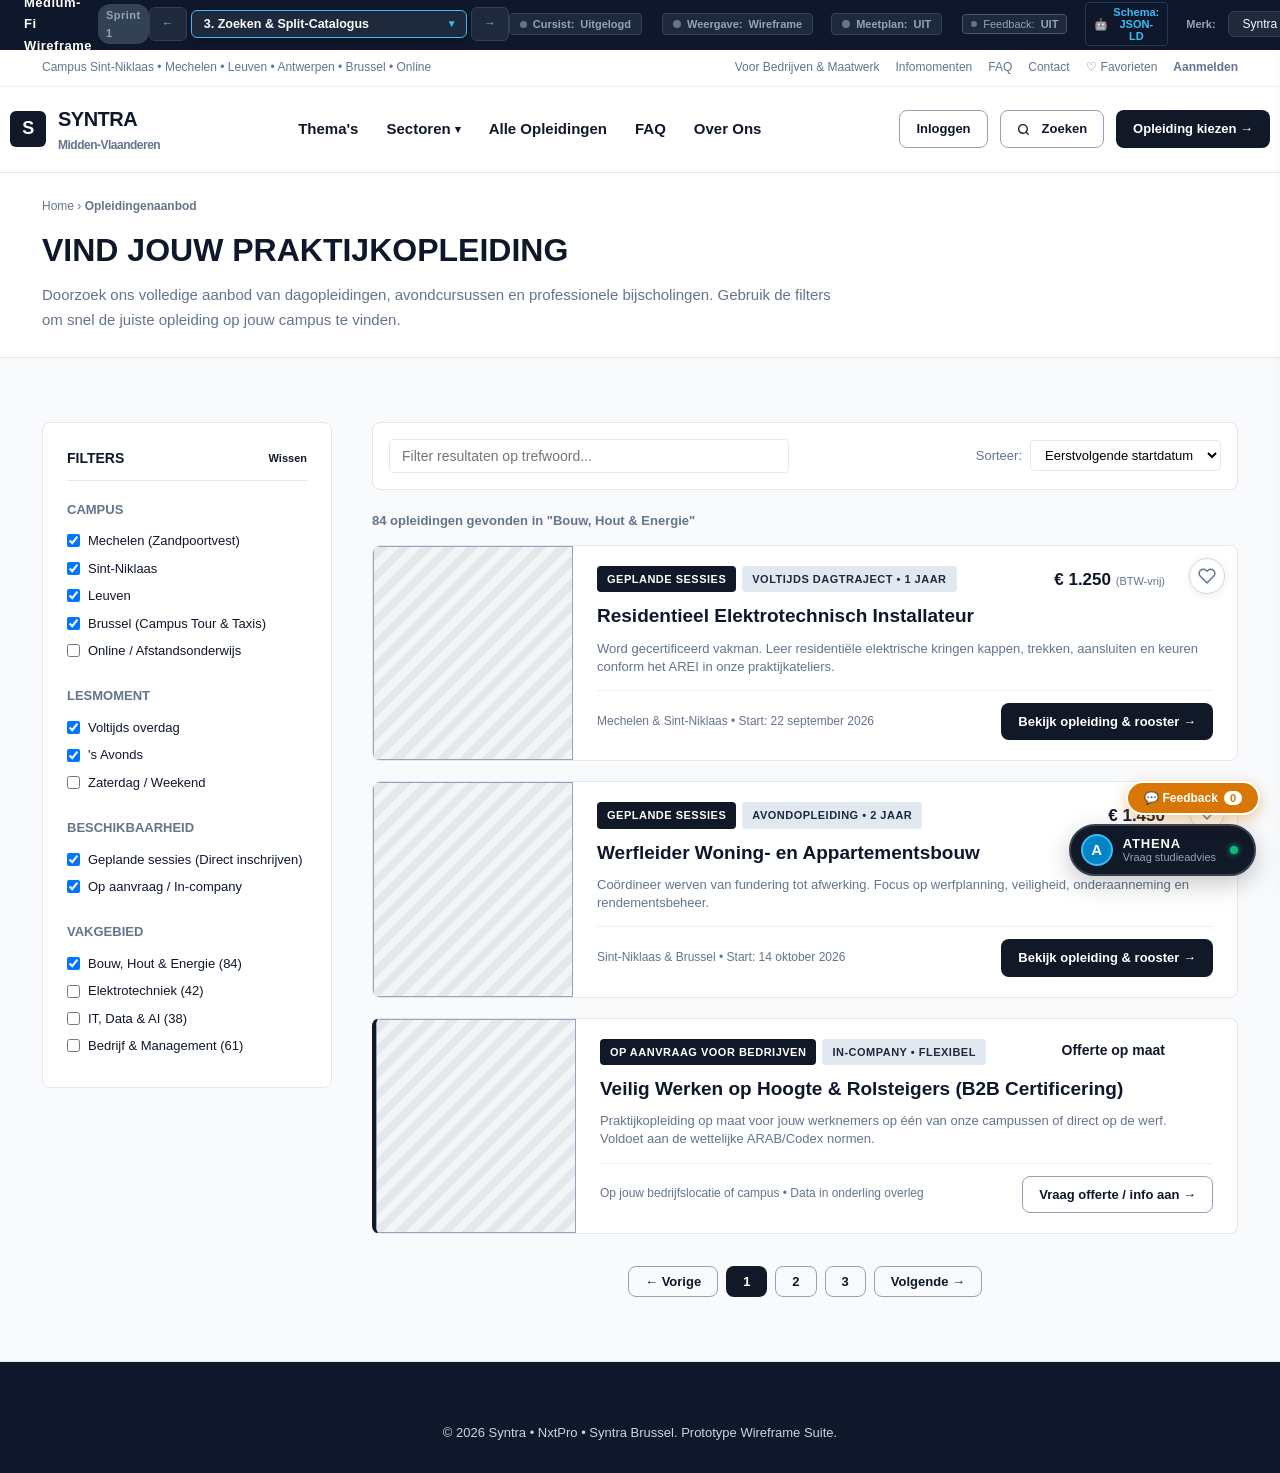
<file: zoeken.html>
<!DOCTYPE html>
<html lang="nl-BE">
<head>
    <meta charset="UTF-8">
    <meta name="viewport" content="width=device-width, initial-scale=1.0">
    <title>Wireframe Prototype - Zoeken &amp; Catalogus</title>
    <link rel="stylesheet" href="assets/wireframe.css">
    <link rel="stylesheet" href="assets/feedback-tool.css">
    <script src="assets/wireframe.js" defer></script>
    <script src="assets/feedback-tool.js" defer></script>
    <script src="assets/schema-inspector.js" defer></script>
</head>
<body>

    <!-- GLOBAL HEADER WIREFRAME -->
    <header class="wf-header">
        <div class="wf-topbar">
            <div class="wf-container wf-topbar-flex">
                <div>Campus Sint-Niklaas &bull; Mechelen &bull; Leuven &bull; Antwerpen &bull; Brussel &bull; Online</div>
                <div style="display:flex;gap:16px;align-items:center;">
                    <a href="sector-bouw.html#b2b-bouw" style="color:inherit;text-decoration:none;">Voor Bedrijven &amp; Maatwerk</a>
                    <a href="index.html#infosessies" style="color:inherit;text-decoration:none;">Infomomenten</a>
                    <a href="faq.html" style="color:inherit;text-decoration:none;">FAQ</a>
                    <a href="#" style="color:inherit;text-decoration:none;">Contact</a>
                    <a href="#" class="wf-top-favorites-btn" style="color:inherit;text-decoration:none;display:inline-flex;align-items:center;gap:4px;">
                        <span>♡</span> <span>Favorieten</span>
                        <span class="wf-fav-count-badge" style="display:none;">0</span>
                    </a>
                    <a href="#" class="wf-top-user-btn" style="color:inherit;text-decoration:none;font-weight:700;">
                        Aanmelden
                    </a>
                </div>
            </div>
        </div>

        <div class="wf-container wf-main-header">
            <a href="index.html" class="wf-brand-logo">
                <div class="wf-logo-badge">S</div>
                <div>
                    <span class="wf-brand-name">SYNTRA</span>
                    <span style="font-size:12px;display:block;font-weight:600;color:var(--wf-text-muted);" class="wf-brand-sub">Midden-Vlaanderen</span>
                </div>
            </a>
            <nav>
                <ul class="wf-nav-links">
                    <li><a href="themas.html">Thema's</a></li>
                    <li class="wf-nav-dropdown-item">
                        <a href="themas.html" class="wf-dropdown-trigger" id="wfNavSectorenBtn">
                            Sectoren <span class="wf-dropdown-arrow">▾</span>
                        </a>
                        <div class="wf-dropdown-menu">
                            <div class="wf-dropdown-header">
                                <span>Kies een Sector Hub</span>
                            </div>
                            <div class="wf-dropdown-grid">
                                <a href="sector-bouw.html" class="wf-dropdown-link is-featured">
                                    <div>
                                        <strong>Bouw &amp; Energie</strong>
                                        <small>Werfleider, HVAC, Elektriciteit, Hernieuwbaar</small>
                                    </div>
                                    <span class="wf-tag wf-tag-sm" style="font-size:9px; margin-left:auto;">Actieve Hub</span>
                                </a>
                                <a href="opleiding.html" class="wf-dropdown-link">
                                    <div>
                                        <strong>Elektro &amp; Automatisering</strong>
                                        <small>Residentieel, Industrieel, Domotica, AREI</small>
                                    </div>
                                </a>
                                <a href="zoeken.html?sector=digitaal" class="wf-dropdown-link">
                                    <div>
                                        <strong>Digitaal, Data &amp; AI</strong>
                                        <small>Python, Cybersecurity, Prompt Engineering</small>
                                    </div>
                                </a>
                                <a href="zoeken.html?sector=zorg" class="wf-dropdown-link">
                                    <div>
                                        <strong>Zorg, Welzijn &amp; Zorgkundige</strong>
                                        <small>Verzorgende, Tandartsassistent, Optiek</small>
                                    </div>
                                </a>
                                <a href="zoeken.html?sector=horeca" class="wf-dropdown-link">
                                    <div>
                                        <strong>Voeding, Horeca &amp; Bakkerij</strong>
                                        <small>Kok, Sommelier, Brood &amp; Banket, Chocolatier</small>
                                    </div>
                                </a>
                                <a href="zoeken.html?sector=ondernemen" class="wf-dropdown-link">
                                    <div>
                                        <strong>Ondernemen &amp; Bedrijfsvoering</strong>
                                        <small>Boekhouden, HR, Marketing, KMO-Leiderschap</small>
                                    </div>
                                </a>
                                <a href="zoeken.html?sector=creatief" class="wf-dropdown-link">
                                    <div>
                                        <strong>Creatief &amp; Ambacht</strong>
                                        <small>Meubelmaker, Goudsmid, Leder, Interieur</small>
                                    </div>
                                </a>
                            </div>
                            <div class="wf-dropdown-footer">
                                <a href="themas.html">Bekijk alle 18 sectoren &amp; vakgebieden &rarr;</a>
                            </div>
                        </div>
                    </li>
                    <li><a href="zoeken.html" style="color:var(--wf-primary); font-weight:800;">Alle Opleidingen</a></li>
                    <li><a href="faq.html">FAQ</a></li>
                    <li><a href="#">Over Ons</a></li>
                </ul>
            </nav>
            <div class="wf-nav-actions">
                <a href="zoeken.html" class="wf-btn wf-btn-outline wf-btn-sm" id="wfNavSearchBtn">
                    <svg width="13" height="13" viewBox="0 0 24 24" fill="none" stroke="currentColor" stroke-width="2.5" stroke-linecap="round" stroke-linejoin="round" style="margin-right:4px; vertical-align:-1px;"><circle cx="11" cy="11" r="8"></circle><line x1="21" y1="21" x2="16.65" y2="16.65"></line></svg>Zoeken
                </a>
                <a href="themas.html" class="wf-btn wf-btn-primary wf-btn-sm">Opleiding kiezen &rarr;</a>
            </div>
        </div>
    </header>

    <!-- INTRO & BREADCRUMB -->
    <div style="background:#FFFFFF; border-bottom:1px solid var(--wf-border); padding:24px 0;">
        <div class="wf-container">
            <div style="font-size:12px; color:var(--wf-text-muted); margin-bottom:8px;">
                <a href="index.html" style="color:inherit;text-decoration:none;">Home</a> &rsaquo;
                <strong>Opleidingenaanbod</strong>
            </div>
            <h1 style="font-size:32px; font-weight:900;">VIND JOUW PRAKTIJKOPLEIDING</h1>
            <p style="color:var(--wf-text-muted); max-width:800px; margin-top:6px;">
                Doorzoek ons volledige aanbod van dagopleidingen, avondcursussen en professionele bijscholingen. Gebruik de filters om snel de juiste opleiding op jouw campus te vinden.
            </p>
        </div>
    </div>

    <!-- MAIN CATALOGUS SPLIT-LAYOUT -->
    <div class="wf-section" style="padding: 64px 0;">
        <div class="wf-container">
            <div style="display:grid; grid-template-columns: 290px 1fr; gap: 40px; align-items: start;">
                
                <!-- LINKER FILTERKOLOM (Vast & Overzichtelijk) -->
                <aside style="background:#FFFFFF; border:1px solid var(--wf-border); border-radius:var(--wf-radius); padding:24px; position:sticky; top:120px;">
                    <div style="display:flex; justify-content:space-between; align-items:center; margin-bottom:18px; border-bottom:1px solid var(--wf-border); padding-bottom:10px;">
                        <strong style="font-size:14px; text-transform:uppercase;">Filters</strong>
                        <a href="#" id="filterResetBtn" style="font-size:11px; color:var(--wf-primary); text-decoration:none; font-weight:700;">Wissen</a>
                    </div>

                    <!-- Filter 1: Campus / Locatie -->
                    <div class="wf-filter-group" id="filterGroupCampus" style="margin-bottom:24px;">
                        <div style="font-weight:700; font-size:13px; margin-bottom:10px; text-transform:uppercase; color:var(--wf-text-muted);">Campus</div>
                        <label style="display:flex;align-items:center;gap:8px;font-size:13px;margin-bottom:6px;cursor:pointer;"><input type="checkbox" checked> Mechelen (Zandpoortvest)</label>
                        <label style="display:flex;align-items:center;gap:8px;font-size:13px;margin-bottom:6px;cursor:pointer;"><input type="checkbox" checked> Sint-Niklaas</label>
                        <label style="display:flex;align-items:center;gap:8px;font-size:13px;margin-bottom:6px;cursor:pointer;"><input type="checkbox" checked> Leuven</label>
                        <label style="display:flex;align-items:center;gap:8px;font-size:13px;margin-bottom:6px;cursor:pointer;"><input type="checkbox" checked> Brussel (Campus Tour &amp; Taxis)</label>
                        <label style="display:flex;align-items:center;gap:8px;font-size:13px;margin-bottom:6px;cursor:pointer;"><input type="checkbox"> Online / Afstandsonderwijs</label>
                    </div>

                    <!-- Filter 2: Lesmoment / Formule -->
                    <div class="wf-filter-group" id="filterGroupLesmoment" style="margin-bottom:24px;">
                        <div style="font-weight:700; font-size:13px; margin-bottom:10px; text-transform:uppercase; color:var(--wf-text-muted);">Lesmoment</div>
                        <label style="display:flex;align-items:center;gap:8px;font-size:13px;margin-bottom:6px;cursor:pointer;"><input type="checkbox" checked> Voltijds overdag</label>
                        <label style="display:flex;align-items:center;gap:8px;font-size:13px;margin-bottom:6px;cursor:pointer;"><input type="checkbox" checked> 's Avonds</label>
                        <label style="display:flex;align-items:center;gap:8px;font-size:13px;margin-bottom:6px;cursor:pointer;"><input type="checkbox"> Zaterdag / Weekend</label>
                    </div>

                    <!-- Filter 3: Beschikbaarheid (Nieuw n.a.v. NxtPro audit) -->
                    <div class="wf-filter-group" id="filterGroupBeschikbaarheid" style="margin-bottom:24px;">
                        <div style="font-weight:700; font-size:13px; margin-bottom:10px; text-transform:uppercase; color:var(--wf-text-muted);">Beschikbaarheid</div>
                        <label style="display:flex;align-items:center;gap:8px;font-size:13px;margin-bottom:6px;cursor:pointer;"><input type="checkbox" checked> Geplande sessies (Direct inschrijven)</label>
                        <label style="display:flex;align-items:center;gap:8px;font-size:13px;margin-bottom:6px;cursor:pointer;"><input type="checkbox" checked> Op aanvraag / In-company</label>
                    </div>

                    <!-- Filter 4: Thema / Vakgebied -->
                    <div class="wf-filter-group" id="filterGroupVakgebied">
                        <div style="font-weight:700; font-size:13px; margin-bottom:10px; text-transform:uppercase; color:var(--wf-text-muted);">Vakgebied</div>
                        <label style="display:flex;align-items:center;gap:8px;font-size:13px;margin-bottom:6px;cursor:pointer;"><input type="checkbox" checked> Bouw, Hout &amp; Energie (84)</label>
                        <label style="display:flex;align-items:center;gap:8px;font-size:13px;margin-bottom:6px;cursor:pointer;"><input type="checkbox"> Elektrotechniek (42)</label>
                        <label style="display:flex;align-items:center;gap:8px;font-size:13px;margin-bottom:6px;cursor:pointer;"><input type="checkbox"> IT, Data &amp; AI (38)</label>
                        <label style="display:flex;align-items:center;gap:8px;font-size:13px;margin-bottom:6px;cursor:pointer;"><input type="checkbox"> Bedrijf &amp; Management (61)</label>
                    </div>
                </aside>

                <!-- RECHTER RESULTATEN KOLOM (Brede overzichtstegels) -->
                <main>
                    <!-- Bovenbalk met zoekveld & sortering -->
                    <div style="background:#FFFFFF; border:1px solid var(--wf-border); border-radius:var(--wf-radius); padding:16px; margin-bottom:20px; display:flex; justify-content:space-between; align-items:center; gap:16px;">
                        <div class="wf-search-box" id="catalogSearchBox" style="flex:1; max-width:400px; display:flex; align-items:center; gap:8px;">
                            <input type="text" id="catalogKeywordInput" placeholder="Filter resultaten op trefwoord..." value="" style="width:100%; padding:8px 12px; border:1px solid var(--wf-border); border-radius:4px; font-size:14px;">
                        </div>
                        <div class="wf-sort-box" id="catalogSortBox" style="font-size:13px; color:var(--wf-text-muted); display:flex; align-items:center; gap:8px;">
                            <span>Sorteer:</span>
                            <select id="catalogSortSelect" style="padding:6px 10px; border:1px solid var(--wf-border); border-radius:4px; font-size:13px; background:#fff;">
                                <option>Eerstvolgende startdatum</option>
                                <option>Meest populair</option>
                                <option>Prijs (laag &rarr; hoog)</option>
                            </select>
                        </div>
                    </div>

                    <div style="font-size:13px; font-weight:700; color:var(--wf-text-muted); margin-bottom:14px;">
                        84 opleidingen gevonden in "Bouw, Hout &amp; Energie"
                    </div>

                    <!-- Resultaat 1 (Horizontale brede tegel) -->
                    <div class="wf-card-horizontal" id="searchResultCard1">
                        <button type="button" class="wf-fav-btn" data-course-id="EL-2026-RES" data-course-title="Residentieel Elektrotechnisch Installateur" aria-label="Bewaar in favorieten" title="Bewaar in favorieten">
                            <svg class="wf-fav-icon" viewBox="0 0 24 24" width="18" height="18" fill="none" stroke="currentColor" stroke-width="2" stroke-linecap="round" stroke-linejoin="round">
                                <path d="M20.84 4.61a5.5 5.5 0 0 0-7.78 0L12 5.67l-1.06-1.06a5.5 5.5 0 0 0-7.78 7.78l1.06 1.06L12 21.23l7.78-7.78 1.06-1.06a5.5 5.5 0 0 0 0-7.78z"></path>
                            </svg>
                        </button>
                        <div class="wf-img-ph" style="border-radius:0; border:none; border-right:1px solid var(--wf-border); min-width:140px;"></div>
                        <div class="wf-card-body" style="padding:20px 24px;">
                            <div style="display:flex; justify-content:space-between; align-items:flex-start;">
                                <div style="display:flex; gap:6px; margin-bottom:8px;">
                                    <span class="wf-tag wf-tag-green">Geplande sessies</span>
                                    <span class="wf-tag">Voltijds Dagtraject &bull; 1 Jaar</span>
                                </div>
                                <div class="wf-price" style="margin-right: 48px;">&euro; 1.250 <small style="font-size:11px;font-weight:400;color:var(--wf-text-muted);">(BTW-vrij)</small></div>
                            </div>
                            <h3 style="font-size:19px; font-weight:800; margin-bottom:8px;">
                                <a href="opleiding.html" style="color:inherit; text-decoration:none;">Residentieel Elektrotechnisch Installateur</a>
                            </h3>
                            <p style="font-size:13px; color:var(--wf-text-muted); margin-bottom:14px; line-height:1.4;">
                                Word gecertificeerd vakman. Leer residentiële elektrische kringen kappen, trekken, aansluiten en keuren conform het AREI in onze praktijkateliers.
                            </p>
                            <div style="display:flex; justify-content:space-between; align-items:center; border-top:1px solid #EEF2F6; padding-top:12px; font-size:12px; color:var(--wf-text-muted);">
                                <div>Mechelen &amp; Sint-Niklaas &bull; Start: 22 september 2026</div>
                                <a href="opleiding.html" class="wf-btn wf-btn-primary wf-btn-sm">Bekijk opleiding &amp; rooster &rarr;</a>
                            </div>
                        </div>
                    </div>

                    <!-- Resultaat 2 -->
                    <div class="wf-card-horizontal">
                        <button type="button" class="wf-fav-btn" data-course-id="BW-2026-WERF" data-course-title="Werfleider Woning- en Appartementsbouw" aria-label="Bewaar in favorieten" title="Bewaar in favorieten">
                            <svg class="wf-fav-icon" viewBox="0 0 24 24" width="18" height="18" fill="none" stroke="currentColor" stroke-width="2" stroke-linecap="round" stroke-linejoin="round">
                                <path d="M20.84 4.61a5.5 5.5 0 0 0-7.78 0L12 5.67l-1.06-1.06a5.5 5.5 0 0 0-7.78 7.78l1.06 1.06L12 21.23l7.78-7.78 1.06-1.06a5.5 5.5 0 0 0 0-7.78z"></path>
                            </svg>
                        </button>
                        <div class="wf-img-ph" style="border-radius:0; border:none; border-right:1px solid var(--wf-border); min-width:140px;"></div>
                        <div class="wf-card-body" style="padding:20px 24px;">
                            <div style="display:flex; justify-content:space-between; align-items:flex-start;">
                                <div style="display:flex; gap:6px; margin-bottom:8px;">
                                    <span class="wf-tag wf-tag-green">Geplande sessies</span>
                                    <span class="wf-tag">Avondopleiding &bull; 2 Jaar</span>
                                </div>
                                <div class="wf-price" style="margin-right: 48px;">&euro; 1.450</div>
                            </div>
                            <h3 style="font-size:19px; font-weight:800; margin-bottom:8px;">
                                <a href="opleiding.html" style="color:inherit; text-decoration:none;">Werfleider Woning- en Appartementsbouw</a>
                            </h3>
                            <p style="font-size:13px; color:var(--wf-text-muted); margin-bottom:14px; line-height:1.4;">
                                Coördineer werven van fundering tot afwerking. Focus op werfplanning, veiligheid, onderaanneming en rendementsbeheer.
                            </p>
                            <div style="display:flex; justify-content:space-between; align-items:center; border-top:1px solid #EEF2F6; padding-top:12px; font-size:12px; color:var(--wf-text-muted);">
                                <div>Sint-Niklaas &amp; Brussel &bull; Start: 14 oktober 2026</div>
                                <a href="opleiding.html" class="wf-btn wf-btn-primary wf-btn-sm">Bekijk opleiding &amp; rooster &rarr;</a>
                            </div>
                        </div>
                    </div>

                    <!-- Resultaat 3 (Op aanvraag / B2B Maatwerk variant) -->
                    <div class="wf-card-horizontal" style="border-left: 4px solid var(--wf-primary);">
                        <button type="button" class="wf-fav-btn" data-course-id="HVAC-2026-B2B" data-course-title="HVAC &amp; Sanitair Werfopleiding op Maat" aria-label="Bewaar in favorieten" title="Bewaar in favorieten">
                            <svg class="wf-fav-icon" viewBox="0 0 24 24" width="18" height="18" fill="none" stroke="currentColor" stroke-width="2" stroke-linecap="round" stroke-linejoin="round">
                                <path d="M20.84 4.61a5.5 5.5 0 0 0-7.78 0L12 5.67l-1.06-1.06a5.5 5.5 0 0 0-7.78 7.78l1.06 1.06L12 21.23l7.78-7.78 1.06-1.06a5.5 5.5 0 0 0 0-7.78z"></path>
                            </svg>
                        </button>
                        <div class="wf-img-ph" style="border-radius:0; border:none; border-right:1px solid var(--wf-border); min-width:140px;"></div>
                        <div class="wf-card-body" style="padding:20px 24px;">
                            <div style="display:flex; justify-content:space-between; align-items:flex-start;">
                                <div style="display:flex; gap:6px; margin-bottom:8px;">
                                    <span class="wf-tag wf-tag-blue">Op aanvraag voor bedrijven</span>
                                    <span class="wf-tag">In-Company &bull; Flexibel</span>
                                </div>
                                <div class="wf-price" style="font-size:14px; color:var(--wf-primary); margin-right: 48px;">Offerte op maat</div>
                            </div>
                            <h3 style="font-size:19px; font-weight:800; margin-bottom:8px;">
                                <a href="opleiding.html" style="color:inherit; text-decoration:none;">Veilig Werken op Hoogte &amp; Rolsteigers (B2B Certificering)</a>
                            </h3>
                            <p style="font-size:13px; color:var(--wf-text-muted); margin-bottom:14px; line-height:1.4;">
                                Praktijkopleiding op maat voor jouw werknemers op één van onze campussen of direct op de werf. Voldoet aan de wettelijke ARAB/Codex normen.
                            </p>
                            <div style="display:flex; justify-content:space-between; align-items:center; border-top:1px solid #EEF2F6; padding-top:12px; font-size:12px; color:var(--wf-text-muted);">
                                <div>Op jouw bedrijfslocatie of campus &bull; Data in onderling overleg</div>
                                <a href="opleiding.html" class="wf-btn wf-btn-outline wf-btn-sm">Vraag offerte / info aan &rarr;</a>
                            </div>
                        </div>
                    </div>

                    <!-- Paginering -->
                    <div style="display:flex; justify-content:center; gap:8px; margin-top:32px;">
                        <button class="wf-btn wf-btn-outline wf-btn-sm" disabled>&larr; Vorige</button>
                        <button class="wf-btn wf-btn-primary wf-btn-sm">1</button>
                        <button class="wf-btn wf-btn-outline wf-btn-sm">2</button>
                        <button class="wf-btn wf-btn-outline wf-btn-sm">3</button>
                        <button class="wf-btn wf-btn-outline wf-btn-sm">Volgende &rarr;</button>
                    </div>
                </main>
            </div>
        </div>
    </div>

    <!-- FOOTER -->
    <footer class="wf-footer">
        <div class="wf-container" style="text-align:center;">
            <div>&copy; 2026 Syntra &bull; NxtPro &bull; Syntra Brussel. Prototype Wireframe Suite.</div>
        </div>
    </footer>

</body>
</html>
</file>
<file: assets/wireframe.css>
/* ==========================================================================
   MEDIUM-FIDELITY WIREFRAME SYSTEM (Syntra MVL, NxtPro, Syntra Brussel)
   Focus: Contenthiërarchie, compositie, gebruikersflow, data-elementen.
   ========================================================================== */

@import url('https://fonts.googleapis.com/css2?family=Inter:wght@400;500;600;700&family=Plus+Jakarta+Sans:wght@500;600;700;800&family=Rubik:wght@600;700;800;900&display=swap');

:root {
    --wf-bg: #F8FAFC;
    --wf-card-bg: #FFFFFF;
    --wf-border: #E2E8F0;
    --wf-border-strong: #94A3B8;
    --wf-text-main: #0F172A;
    --wf-text-muted: #64748B;
    --wf-text-light: #94A3B8;
    --wf-primary: #111827; /* 100% Neutraal Zwart / Antraciet (Kleur-ongevoelig) */
    --wf-primary-hover: #000000;
    --wf-accent: #374151;
    --wf-box-placeholder: #F1F5F9;
    --wf-radius: 8px;
    --wf-radius-sm: 4px;
    --wf-container: 1260px;
    --wf-font: -apple-system, BlinkMacSystemFont, "Segoe UI", Roboto, "Helvetica Neue", Arial, sans-serif;
}

/* Neutral monochrome brand overrides - Kleur-ongevoelig */
body[data-brand="nxtpro"] {
    --wf-primary: #111827;
}
body[data-brand="brussel"] {
    --wf-primary: #111827;
}

html {
    scroll-behavior: smooth;
    scroll-padding-top: 165px;
}

* {
    box-sizing: border-box;
    margin: 0;
    padding: 0;
}

body {
    font-family: var(--wf-font);
    background-color: var(--wf-bg);
    color: var(--wf-text-main);
    line-height: 1.65;
    font-size: 15px;
    padding-top: 50px; /* Ruimte voor de prototype bar */
}

/* ==========================================================================
   PROTOTYPE SYSTEM BAR (Zwevende navigatie voor directie & marketing)
   ========================================================================== */
#prototype-bar {
    position: fixed;
    top: 0;
    left: 0;
    right: 0;
    height: 50px;
    background: #0F172A;
    color: #F8FAFC;
    z-index: 99999;
    display: flex;
    align-items: center;
    justify-content: space-between;
    padding: 0 24px;
    font-size: 13px;
    border-bottom: 2px solid var(--wf-primary);
}

.pb-left {
    display: flex;
    align-items: center;
    gap: 12px;
}

.pb-logo {
    font-weight: 800;
    letter-spacing: 0.5px;
    display: flex;
    align-items: center;
    gap: 6px;
    color: #fff;
    text-decoration: none;
}

.pb-tag {
    background: #334155;
    padding: 2px 8px;
    border-radius: 12px;
    font-size: 11px;
    font-weight: 600;
    color: #94A3B8;
}

.pb-nav {
    display: flex;
    align-items: center;
    gap: 8px;
}

.pb-page-select-wrapper {
    position: relative;
    display: flex;
    align-items: center;
}

.pb-page-select {
    background: #1E293B;
    color: #F8FAFC;
    border: 1px solid #38BDF8;
    padding: 6px 32px 6px 12px;
    border-radius: 6px;
    font-size: 12.5px;
    font-weight: 700;
    cursor: pointer;
    outline: none;
    appearance: none;
    -webkit-appearance: none;
    transition: all 0.15s ease;
    box-shadow: 0 2px 6px rgba(0, 0, 0, 0.25);
}

.pb-page-select:hover {
    background: #334155;
    border-color: #7DD3FC;
}

.pb-page-select:focus {
    border-color: #38BDF8;
    box-shadow: 0 0 0 3px rgba(56, 189, 248, 0.3);
}

.pb-page-select-arrow {
    position: absolute;
    right: 10px;
    pointer-events: none;
    font-size: 10px;
    color: #38BDF8;
}

.pb-page-quick-jump {
    display: flex;
    align-items: center;
    gap: 4px;
}

.pb-page-nav-btn {
    background: #1E293B;
    border: 1px solid #334155;
    color: #94A3B8;
    padding: 5px 8px;
    border-radius: 4px;
    cursor: pointer;
    font-size: 12px;
    text-decoration: none;
    display: flex;
    align-items: center;
    justify-content: center;
    transition: all 0.15s;
}

.pb-page-nav-btn:hover {
    background: #334155;
    color: #FFFFFF;
}

.pb-nav a {
    color: #94A3B8;
    text-decoration: none;
    padding: 6px 12px;
    border-radius: 6px;
    font-weight: 500;
    transition: all 0.15s;
}

.pb-nav a:hover,
.pb-nav a.active {
    color: #FFFFFF;
    background: #1E293B;
}

.pb-right {
    display: flex;
    align-items: center;
    gap: 12px;
}

.pb-select {
    background: #1E293B;
    color: #F8FAFC;
    border: 1px solid #334155;
    padding: 4px 10px;
    border-radius: 6px;
    font-size: 12px;
    cursor: pointer;
}

/* ==========================================================================
   LAYOUT CONTAINERS & GRID (Ademruimte & Ritmiek)
   ========================================================================== */
.wf-container {
    max-width: var(--wf-container);
    margin: 0 auto;
    padding: 0 32px;
}

.wf-section {
    padding: 72px 0;
    border-bottom: 1px solid var(--wf-border);
}

.wf-section.bg-alt {
    background: #FFFFFF;
}

.wf-grid-2 {
    display: grid;
    grid-template-columns: 1fr 1fr;
    gap: 40px;
}

.wf-grid-3 {
    display: grid;
    grid-template-columns: repeat(3, 1fr);
    gap: 30px;
}

.wf-grid-4 {
    display: grid;
    grid-template-columns: repeat(4, 1fr);
    gap: 24px;
}

/* ==========================================================================
   HEADER & GLOBAL NAVIGATION WIREFRAME
   ========================================================================== */
.wf-header {
    background: #FFFFFF;
    border-bottom: 1px solid var(--wf-border);
    position: sticky;
    top: 50px;
    z-index: 1000;
}

.wf-topbar {
    border-bottom: 1px solid #EEF2F6;
    padding: 8px 0;
    font-size: 12px;
    color: var(--wf-text-muted);
}

.wf-topbar-flex {
    display: flex;
    justify-content: space-between;
    align-items: center;
}

.wf-main-header {
    padding: 16px 0;
    display: flex;
    align-items: center;
    justify-content: space-between;
}

.wf-brand-logo {
    display: flex;
    align-items: center;
    gap: 12px;
    font-weight: 900;
    font-size: 20px;
    color: var(--wf-text-main);
    text-decoration: none;
    letter-spacing: -0.5px;
}

.wf-logo-badge {
    width: 36px;
    height: 36px;
    background: var(--wf-primary);
    color: #fff;
    display: flex;
    align-items: center;
    justify-content: center;
    border-radius: 6px;
    font-size: 18px;
    font-weight: 800;
}

.wf-nav-links {
    display: flex;
    gap: 28px;
    list-style: none;
    font-weight: 600;
    font-size: 15px;
}

.wf-nav-links a {
    color: var(--wf-text-main);
    text-decoration: none;
    display: flex;
    align-items: center;
    gap: 4px;
}

.wf-nav-links a:hover {
    color: var(--wf-primary);
}

.wf-nav-actions {
    display: flex;
    gap: 12px;
    align-items: center;
}

/* ==========================================================================
   BUTTONS & WIREFRAME ELEMENTS
   ========================================================================== */
.wf-btn {
    display: inline-flex;
    align-items: center;
    justify-content: center;
    gap: 8px;
    padding: 11px 22px;
    border-radius: var(--wf-radius);
    font-weight: 600;
    font-size: 14.5px;
    text-decoration: none;
    cursor: pointer;
    transition: all 0.15s;
    border: 1px solid transparent;
}

.wf-btn-primary {
    background: var(--wf-primary);
    color: #FFFFFF;
}

.wf-btn-primary:hover {
    filter: brightness(0.9);
}

.wf-btn-outline {
    background: transparent;
    border-color: var(--wf-border-strong);
    color: var(--wf-text-main);
}

.wf-btn-outline:hover {
    background: #F1F5F9;
}

.wf-btn-sm {
    padding: 7px 16px;
    font-size: 13px;
}

.wf-tag {
    display: inline-block;
    padding: 4px 10px;
    border-radius: 4px;
    font-size: 11px;
    font-weight: 700;
    text-transform: uppercase;
    letter-spacing: 0.5px;
    background: #E2E8F0;
    color: #1E293B;
}

/* ==========================================================================
   SECTION HEADERS & ADEMRUIMTE
   ========================================================================== */
.wf-section-header {
    margin-bottom: 36px;
}

.wf-section-header h2 {
    font-size: 28px;
    font-weight: 800;
    line-height: 1.25;
    letter-spacing: -0.015em;
    margin-bottom: 12px;
}

.wf-section-header p {
    font-size: 15.5px;
    color: var(--wf-text-muted);
    line-height: 1.65;
    max-width: 800px;
    margin-bottom: 0;
}

/* ==========================================================================
   ACCORDIONS (Moduleweergave & Details)
   ========================================================================== */
.wf-accordion {
    background: #FFFFFF;
    border: 1px solid var(--wf-border);
    border-radius: 8px;
    margin-bottom: 16px;
    padding: 22px 26px;
    transition: border-color 0.15s ease, box-shadow 0.15s ease;
}

.wf-accordion:hover {
    border-color: #94A3B8;
}

.wf-accordion summary {
    cursor: pointer;
    font-size: 16px;
    font-weight: 800;
    line-height: 1.4;
    outline: none;
    user-select: none;
}

.wf-accordion[open] summary {
    margin-bottom: 16px;
    padding-bottom: 14px;
    border-bottom: 1px solid var(--wf-border);
}

.wf-tag-green,
.wf-tag-blue,
.wf-tag-dark {
    background: #111827;
    color: #FFFFFF;
}

.wf-tag-red,
.wf-tag-outline {
    background: #F1F5F9;
    color: #0F172A;
    border: 1px solid #CBD5E1;
}

/* ==========================================================================
   CLUSTER / SECTOR SUB-NAVIGATIEBALK
   Verschijnt direct onder de globale navigatie op sector/clusterpagina's
   ========================================================================== */
.wf-cluster-nav {
    background: #111827;
    color: #F8FAFC;
    border-top: 1px solid #1F2937;
    box-shadow: 0 4px 12px rgba(0, 0, 0, 0.08);
}

.wf-cluster-nav-inner {
    display: flex;
    align-items: center;
    justify-content: space-between;
    height: 48px;
}

.wf-cluster-brand {
    display: flex;
    align-items: center;
    gap: 10px;
    font-size: 13px;
    font-weight: 800;
    text-transform: uppercase;
    letter-spacing: 0.5px;
    color: #FFFFFF;
    flex-shrink: 0;
}

.wf-cluster-badge {
    background: #374151;
    color: #F9FAFB;
    font-size: 10px;
    padding: 2px 7px;
    border-radius: 4px;
    font-weight: 700;
    letter-spacing: 0.5px;
}

.wf-cluster-links {
    display: flex;
    gap: 4px;
    list-style: none;
    margin: 0;
    padding: 0;
}

.wf-cluster-links a {
    color: #D1D5DB;
    text-decoration: none;
    font-size: 13px;
    font-weight: 600;
    padding: 6px 12px;
    border-radius: 4px;
    transition: all 0.15s;
    display: flex;
    align-items: center;
    gap: 6px;
    white-space: nowrap;
}

.wf-cluster-links a:hover,
.wf-cluster-links a.active {
    color: #FFFFFF;
    background: #1F2937;
}

.wf-cluster-actions {
    display: flex;
    align-items: center;
    gap: 10px;
    flex-shrink: 0;
}

.wf-cluster-search {
    background: #1F2937;
    border: 1px solid #374151;
    color: #FFFFFF;
    padding: 5px 12px;
    border-radius: 4px;
    font-size: 12px;
    width: 190px;
    transition: all 0.15s;
}

.wf-cluster-search::placeholder {
    color: #9CA3AF;
}

.wf-cluster-search:focus {
    outline: none;
    border-color: #94A3B8;
    background: #0F172A;
}

/* Placeholder for wireframe images/illustrations (Gearceerd luik) */
.wf-img-ph {
    background: repeating-linear-gradient(
        -45deg,
        #F3F4F6,
        #F3F4F6 8px,
        #E5E7EB 8px,
        #E5E7EB 16px
    );
    border: 1px solid var(--wf-border-strong);
    display: flex;
    flex-direction: column;
    align-items: center;
    justify-content: center;
    color: var(--wf-text-muted);
    font-size: 11px;
    font-weight: 600;
    text-transform: uppercase;
    letter-spacing: 0.5px;
    border-radius: var(--wf-radius);
    text-align: center;
    padding: 12px;
}

/* ==========================================================================
   CARDS & COMPONENTS
   ========================================================================== */
.wf-card {
    background: var(--wf-card-bg);
    border: 1px solid var(--wf-border);
    border-radius: var(--wf-radius);
    overflow: hidden;
    transition: transform 0.15s, box-shadow 0.15s;
    display: flex;
    flex-direction: column;
}

.wf-card:hover {
    transform: translateY(-2px);
    box-shadow: 0 8px 24px rgba(0, 0, 0, 0.06);
    border-color: var(--wf-border-strong);
}

.wf-card-body {
    padding: 24px;
    display: flex;
    flex-direction: column;
    flex-grow: 1;
}

.wf-card-title {
    font-size: 18px;
    font-weight: 800;
    margin: 8px 0 12px;
    line-height: 1.3;
    color: var(--wf-text-main);
}

.wf-card-meta {
    display: flex;
    flex-direction: column;
    gap: 8px;
    font-size: 13.5px;
    color: var(--wf-text-muted);
    margin-bottom: 20px;
}

.wf-card-footer {
    border-top: 1px solid var(--wf-border);
    padding-top: 18px;
    margin-top: auto;
    display: flex;
    justify-content: space-between;
    align-items: center;
}

.wf-price {
    font-size: 17px;
    font-weight: 800;
    color: var(--wf-text-main);
}

/* Horizontal card variant (voor split-catalogus) */
.wf-card-horizontal {
    display: grid;
    grid-template-columns: 200px 1fr;
    border: 1px solid var(--wf-border);
    background: #fff;
    border-radius: var(--wf-radius);
    overflow: hidden;
    margin-bottom: 20px;
    transition: border-color 0.15s, box-shadow 0.15s;
}

.wf-card-horizontal:hover {
    border-color: var(--wf-border-strong);
    box-shadow: 0 4px 16px rgba(0,0,0,0.05);
}

.wf-card-horizontal .wf-price {
    margin-right: 48px;
}

/* ==========================================================================
   USP STRIP CARDS (Met rustig recht balkje i.p.v. felle iconen/cirkels)
   ========================================================================== */
.wf-usp-card {
    background: #FFFFFF;
    border: 1px solid var(--wf-border);
    border-radius: 6px;
    padding: 16px 22px;
    display: flex;
    align-items: center;
    gap: 14px;
    box-shadow: 0 1px 3px rgba(0, 0, 0, 0.02);
    transition: all 0.15s ease;
}

.wf-usp-bar {
    width: 3px;
    height: 32px;
    background: #CBD5E1; /* Rustig, niet-vibrant neutraal balkje */
    border-radius: 2px;
    flex-shrink: 0;
}

.wf-usp-title {
    display: block;
    font-size: 13.5px;
    font-weight: 700;
    color: var(--wf-text-main);
    line-height: 1.3;
}

.wf-usp-sub {
    display: block;
    font-size: 12px;
    color: var(--wf-text-muted);
    line-height: 1.3;
}

/* ==========================================================================
   OPPORTUNITY STRIP (Geïntegreerde 3-delige infostrip, geen losse Tailwind blokjes)
   ========================================================================== */
.wf-horizontal-blocks {
    display: grid;
    grid-template-columns: repeat(3, 1fr);
    background: #FFFFFF;
    border: 1px solid var(--wf-border);
    border-radius: 6px;
    margin: 0;
    overflow: hidden;
    box-shadow: none;
}

.wf-horiz-block {
    background: #FFFFFF;
    border: none;
    border-right: 1px solid var(--wf-border);
    padding: 22px 28px;
    display: flex;
    flex-direction: column;
    justify-content: center;
    gap: 6px;
    box-shadow: none;
}

.wf-horiz-block:last-child {
    border-right: none;
}

.wf-horiz-block h4 {
    font-size: 13px;
    font-weight: 800;
    text-transform: uppercase;
    letter-spacing: 0.2px;
    margin: 0;
    color: var(--wf-text-main);
}

.wf-horiz-block p {
    font-size: 12.5px;
    color: var(--wf-text-muted);
    line-height: 1.45;
    margin: 0;
}

.wf-horiz-block a {
    color: var(--wf-text-main);
    font-weight: 700;
    text-decoration: underline;
    text-underline-offset: 2px;
}

.wf-horiz-block a:hover {
    color: var(--wf-primary);
}

/* ==========================================================================
   KEY FACTS STRIP (Overzichtelijke feitenrij, geen losse Tailwind badges)
   ========================================================================== */
.wf-key-facts-strip {
    display: grid;
    grid-template-columns: repeat(3, 1fr);
    border: 1px solid var(--wf-border);
    border-radius: 4px;
    background: #FFFFFF;
    overflow: hidden;
}

.wf-key-fact {
    padding: 14px 18px;
    border-right: 1px solid var(--wf-border);
}

.wf-key-fact:last-child {
    border-right: none;
}

.wf-key-fact-label {
    display: block;
    font-size: 13px;
    font-weight: 800;
    color: var(--wf-text-main);
    margin-bottom: 3px;
}

.wf-key-fact-desc {
    font-size: 12px;
    color: var(--wf-text-muted);
    line-height: 1.4;
    margin: 0;
}

/* ==========================================================================
   STATUS BADGES (Subtiel en professioneel, zonder pastel Tailwind look)
   ========================================================================== */
.wf-status-badge {
    display: inline-flex;
    align-items: center;
    font-size: 11px;
    font-weight: 700;
    padding: 3px 8px;
    border-radius: 3px;
    border: 1px solid var(--wf-border);
    background: #F1F5F9;
    color: var(--wf-text-main);
    white-space: nowrap;
}

.wf-status-badge.is-limited {
    background: #FFFBEB;
    color: #854D0E;
    border-color: #FDE68A;
}

.wf-status-badge.is-full {
    background: #FEF2F2;
    color: #991B1B;
    border-color: #FECACA;
}

/* ==========================================================================
   FOOTER WIREFRAME
   ========================================================================== */
.wf-footer {
    background: #0F172A;
    color: #CBD5E1;
    padding: 60px 0 30px;
    font-size: 13px;
}

.wf-footer a {
    color: #94A3B8;
    text-decoration: none;
    transition: color 0.15s;
}

.wf-footer a:hover {
    color: #FFFFFF;
}

.wf-footer-grid {
    display: grid;
    grid-template-columns: 2fr 1fr 1fr 1.5fr;
    gap: 40px;
    margin-bottom: 40px;
}

.wf-footer-col h4 {
    color: #FFFFFF;
    font-size: 14px;
    font-weight: 700;
    margin-bottom: 16px;
    text-transform: uppercase;
    letter-spacing: 0.5px;
}

.wf-footer-col ul {
    list-style: none;
    display: flex;
    flex-direction: column;
    gap: 10px;
}

.wf-footer-bottom {
    border-top: 1px solid #1E293B;
    padding-top: 24px;
    display: flex;
    justify-content: space-between;
    align-items: center;
    color: #64748B;
    font-size: 12px;
}

/* ==========================================================================
   ANCHOR NAVIGATION (Cursusfiche In-Page Navigatie)
   ========================================================================== */
.wf-anchor-nav {
    background: #FFFFFF;
    border-bottom: 2px solid #111827;
    position: sticky;
    top: 108px;
    z-index: 850;
    box-shadow: 0 2px 8px rgba(0,0,0,0.04);
}

.wf-anchor-nav-inner {
    display: flex;
    align-items: center;
    justify-content: space-between;
    gap: 16px;
    height: 50px;
}

.wf-anchor-links {
    display: flex;
    gap: 4px;
    list-style: none;
    margin: 0;
    padding: 0;
    overflow-x: auto;
    flex: 1;
    scrollbar-width: none;
}

.wf-anchor-links::-webkit-scrollbar {
    display: none;
}

.wf-anchor-actions {
    display: flex;
    align-items: center;
    gap: 12px;
    flex-shrink: 0;
}

.wf-anchor-links a {
    color: #4B5563;
    text-decoration: none;
    font-size: 13px;
    font-weight: 700;
    padding: 12px 14px;
    display: flex;
    align-items: center;
    gap: 6px;
    white-space: nowrap;
    border-bottom: 2px solid transparent;
    margin-bottom: -2px;
    transition: all 0.15s;
}

.wf-anchor-links a:hover,
.wf-anchor-links a.active {
    color: #111827;
    border-bottom-color: #111827;
    background: #F8FAFC;
}

/* ==========================================================================
   FLOATING ACTION BUTTON (Inschrijven FAB hangend onder de ankerbalk)
   ========================================================================== */
.wf-floating-enroll {
    display: none !important;
}
    border: 1px solid #374151;
    transition: transform 0.15s, background-color 0.15s, box-shadow 0.15s;
}

.wf-floating-enroll:hover {
    background: #000000;
    transform: translateY(-2px);
    box-shadow: 0 6px 22px rgba(0, 0, 0, 0.32);
}

.wf-floating-enroll-badge {
    background: #374151;
    color: #FFFFFF;
    font-size: 11px;
    padding: 2px 7px;
    border-radius: 12px;
}

/* ==========================================================================
   CHECKOUT & WINKELMAND WIREFRAME SYSTEEM
   ========================================================================== */
.wf-checkout-layout {
    display: grid;
    grid-template-columns: 1.6fr 1fr;
    gap: 36px;
    align-items: flex-start;
}

.wf-checkout-step {
    background: #FFFFFF;
    border: 1px solid var(--wf-border);
    border-radius: var(--wf-radius);
    padding: 24px;
    margin-bottom: 20px;
}

.wf-checkout-step-header {
    display: flex;
    align-items: center;
    gap: 12px;
    margin-bottom: 20px;
    padding-bottom: 12px;
    border-bottom: 1px solid #EEF2F6;
}

.wf-step-number {
    width: 28px;
    height: 28px;
    border-radius: 50%;
    background: #111827;
    color: #FFFFFF;
    display: flex;
    align-items: center;
    justify-content: center;
    font-weight: 800;
    font-size: 13px;
}

.wf-checkout-step-title {
    font-size: 17px;
    font-weight: 800;
}

.wf-toggle-tabs {
    display: flex;
    background: #F1F5F9;
    padding: 4px;
    border-radius: 6px;
    margin-bottom: 20px;
    gap: 4px;
}

.wf-toggle-tab {
    flex: 1;
    text-align: center;
    padding: 10px;
    font-size: 13px;
    font-weight: 700;
    border-radius: 4px;
    cursor: pointer;
    background: transparent;
    border: none;
    color: var(--wf-text-muted);
    transition: all 0.15s;
}

.wf-toggle-tab.active {
    background: #FFFFFF;
    color: #111827;
    box-shadow: 0 2px 6px rgba(0,0,0,0.06);
}

.wf-form-row {
    display: grid;
    grid-template-columns: 1fr 1fr;
    gap: 16px;
    margin-bottom: 16px;
}

.wf-form-row-1 {
    display: flex;
    flex-direction: column;
    gap: 6px;
    margin-bottom: 16px;
}

.wf-form-label {
    font-size: 12px;
    font-weight: 700;
    color: var(--wf-text-main);
    display: flex;
    justify-content: space-between;
}

.wf-form-input,
.wf-form-select {
    width: 100%;
    padding: 10px 14px;
    border: 1px solid var(--wf-border-strong);
    border-radius: 6px;
    font-size: 14px;
    font-family: inherit;
    background: #FFFFFF;
}

.wf-form-input:focus,
.wf-form-select:focus {
    outline: none;
    border-color: #111827;
    box-shadow: 0 0 0 2px rgba(17, 24, 39, 0.1);
}

.wf-payment-option {
    border: 1px solid var(--wf-border);
    border-radius: 6px;
    padding: 14px;
    margin-bottom: 10px;
    display: flex;
    align-items: flex-start;
    gap: 12px;
    cursor: pointer;
    transition: border-color 0.15s, background-color 0.15s;
}

.wf-payment-option.active,
.wf-payment-option:hover {
    border-color: #111827;
    background: #F8FAFC;
}

.wf-order-summary-box {
    background: #FFFFFF;
    border: 2px solid #111827;
    border-radius: var(--wf-radius);
    padding: 24px;
    position: sticky;
    top: 120px;
    box-shadow: 0 6px 20px rgba(0,0,0,0.06);
}

.wf-order-item {
    display: flex;
    justify-content: space-between;
    padding: 12px 0;
    border-bottom: 1px solid #EEF2F6;
    font-size: 13px;
}

.wf-order-total {
    display: flex;
    justify-content: space-between;
    align-items: center;
    padding: 16px 0;
    font-size: 18px;
    font-weight: 900;
    border-top: 2px solid #111827;
    margin-top: 12px;
}

.wf-participant-card {
    background: #F8FAFC;
    border: 1px solid var(--wf-border);
    border-radius: var(--wf-radius);
    padding: 18px;
    margin-bottom: 16px;
    transition: border-color 0.15s;
}

.wf-participant-card:hover {
    border-color: #94A3B8;
}

.wf-participant-header {
    display: flex;
    justify-content: space-between;
    align-items: center;
    margin-bottom: 14px;
    padding-bottom: 8px;
    border-bottom: 1px solid #EEF2F6;
}

/* ==========================================================================
   SESSION CARDS & COMPACT TABLE (Multi-sessie overzicht / Inrichtingen)
   ========================================================================== */
.wf-sessions-table {
    border: 1px solid var(--wf-border);
    border-radius: var(--wf-radius);
    background: #FFFFFF;
    overflow: hidden;
    margin-top: 16px;
    box-shadow: 0 2px 8px rgba(0, 0, 0, 0.03);
}

.wf-session-row {
    display: grid;
    grid-template-columns: 1.8fr 2.4fr 1.6fr 1fr 1.6fr;
    align-items: center;
    padding: 16px 22px;
    border-bottom: 1px solid #EEF2F6;
    font-size: 13.5px;
    gap: 16px;
    transition: background-color 0.15s;
}

.wf-session-row:hover:not(.is-header) {
    background-color: #F8FAFC;
}

.wf-session-row.is-header {
    background: #0F172A;
    color: #F8FAFC;
    font-size: 11px;
    font-weight: 700;
    text-transform: uppercase;
    letter-spacing: 0.5px;
    padding: 12px 22px;
    border-bottom: none;
}

.wf-session-expand {
    grid-column: 1 / -1;
    display: none;
    background: #FAFBFD;
    border-top: 1px dashed var(--wf-border);
    padding: 18px 20px;
    font-size: 13px;
}

.wf-session-expand.active {
    display: block;
}

/* ==========================================================================
   ROOSTER CALENDAR & LIST VIEW SYSTEEM
   ========================================================================== */
.wf-rooster-header {
    display: flex;
    justify-content: space-between;
    align-items: center;
    flex-wrap: wrap;
    gap: 12px;
    margin-bottom: 16px;
    padding-bottom: 12px;
    border-bottom: 1px solid var(--wf-border);
}

.wf-rooster-switch {
    display: flex;
    background: #E5E7EB;
    padding: 3px;
    border-radius: 6px;
    gap: 3px;
}

.wf-rooster-switch-btn {
    border: none;
    background: transparent;
    padding: 6px 14px;
    font-size: 12px;
    font-weight: 700;
    border-radius: 4px;
    cursor: pointer;
    color: var(--wf-text-muted);
    transition: all 0.15s;
    display: flex;
    align-items: center;
    gap: 6px;
}

.wf-rooster-switch-btn.active {
    background: #FFFFFF;
    color: #111827;
    box-shadow: 0 1px 4px rgba(0, 0, 0, 0.08);
}

/* Calendar Grid */
.wf-cal-wrapper {
    background: #FFFFFF;
    border: 1px solid var(--wf-border);
    border-radius: 8px;
    overflow: hidden;
}

.wf-cal-nav {
    display: flex;
    justify-content: space-between;
    align-items: center;
    padding: 12px 18px;
    background: #F8FAFC;
    border-bottom: 1px solid var(--wf-border);
    font-weight: 800;
    font-size: 14px;
}

.wf-cal-nav-btn {
    background: #FFFFFF;
    border: 1px solid var(--wf-border);
    padding: 4px 10px;
    border-radius: 4px;
    font-weight: 700;
    cursor: pointer;
    font-size: 13px;
}

.wf-cal-nav-btn:hover {
    background: #F1F5F9;
}

.wf-cal-grid {
    display: grid;
    grid-template-columns: repeat(7, 1fr);
    border-bottom: 1px solid var(--wf-border);
}

.wf-cal-head {
    background: #F1F5F9;
    padding: 8px 4px;
    text-align: center;
    font-size: 11px;
    font-weight: 800;
    color: var(--wf-text-muted);
    border-bottom: 1px solid var(--wf-border);
}

.wf-cal-cell {
    min-height: 80px;
    padding: 8px;
    border-right: 1px solid #EEF2F6;
    border-bottom: 1px solid #EEF2F6;
    background: #FFFFFF;
    display: flex;
    flex-direction: column;
    font-size: 12px;
}

.wf-cal-cell:nth-child(7n) {
    border-right: none;
}

.wf-cal-cell.is-other-month {
    background: #FAFAFA;
    color: #CBD5E1;
}

.wf-cal-cell.is-weekend {
    background: #FBFBFC;
}

.wf-cal-date {
    font-weight: 700;
    margin-bottom: 4px;
}

.wf-cal-event {
    background: #111827;
    color: #FFFFFF;
    padding: 4px 6px;
    border-radius: 4px;
    font-size: 10px;
    font-weight: 700;
    margin-top: 2px;
    line-height: 1.25;
}

.wf-cal-event-vacation {
    background: #F3F4F6;
    color: #4B5563;
    border: 1px dashed #CBD5E1;
    font-size: 10px;
    padding: 3px 5px;
    border-radius: 3px;
    margin-top: 2px;
}

/* List view table */
.wf-rooster-list-table {
    width: 100%;
    border-collapse: collapse;
    font-size: 12px;
    background: #FFFFFF;
    border: 1px solid var(--wf-border);
    border-radius: 6px;
    overflow: hidden;
}

.wf-rooster-list-table th {
    background: #0F172A;
    color: #FFFFFF;
    text-align: left;
    padding: 10px 14px;
    font-size: 11px;
    font-weight: 700;
    text-transform: uppercase;
}

.wf-rooster-list-table td {
    padding: 10px 14px;
    border-bottom: 1px solid #EEF2F6;
}

.wf-rooster-list-table tr:hover td {
    background: #F8FAFC;
}

.wf-rooster-list-table tr.is-vacation td {
    background: #F9FAFB;
    color: var(--wf-text-muted);
    font-style: italic;
}

.wf-session-card {
    background: #FFFFFF;
    border: 1px solid var(--wf-border);
    border-radius: var(--wf-radius);
    padding: 20px;
    margin-bottom: 14px;
    transition: border-color 0.15s, box-shadow 0.15s;
    display: flex;
    flex-direction: column;
    gap: 14px;
}

.wf-session-card:hover {
    border-color: #111827;
    box-shadow: 0 4px 14px rgba(0,0,0,0.05);
}

.wf-session-header {
    display: flex;
    justify-content: space-between;
    align-items: flex-start;
    flex-wrap: wrap;
    gap: 12px;
}

.wf-session-meta {
    display: grid;
    grid-template-columns: repeat(auto-fit, minmax(200px, 1fr));
    gap: 12px;
    font-size: 13px;
    background: #F8FAFC;
    padding: 12px 16px;
    border-radius: var(--wf-radius-sm);
    border: 1px solid #EEF2F6;
}

.wf-session-rooster-content {
    display: none;
    border-top: 1px dashed var(--wf-border);
    margin-top: 12px;
    padding-top: 14px;
    font-size: 13px;
    background: #FAFBFD;
    padding: 16px;
    border-radius: 6px;
}

.wf-session-rooster-content.active {
    display: block;
}

/* ==========================================================================
   RESPONSIVE
   ========================================================================== */
@media (max-width: 900px) {
    .wf-grid-4 { grid-template-columns: repeat(2, 1fr); }
    .wf-grid-3 { grid-template-columns: 1fr; }
    .wf-grid-2 { grid-template-columns: 1fr; }
    .wf-horizontal-blocks { grid-template-columns: 1fr; }
    .wf-card-horizontal { grid-template-columns: 1fr; }
    .wf-session-row { grid-template-columns: 1fr; gap: 8px; padding: 14px; }
    .wf-session-row.is-header { display: none; }
    .wf-footer-grid { grid-template-columns: 1fr 1fr; }
    .wf-nav-links { display: none; }
}

/* ==========================================================================
   MEETPLAN / TRACKING LAYER (Interactive Overlay)
   ========================================================================== */

/* Design Mode Button in Prototype Bar */
.pb-btn-design {
    display: inline-flex;
    align-items: center;
    gap: 6px;
    background: #1E293B;
    color: #94A3B8;
    border: 1px solid #334155;
    padding: 4px 10px;
    font-size: 11px;
    font-weight: 700;
    border-radius: 4px;
    cursor: pointer;
    transition: all 0.2s ease;
    margin-right: 6px;
    font-family: inherit;
}

.pb-btn-design:hover {
    background: #334155;
    color: #FFFFFF;
}

.pb-btn-design.active {
    background: #E30613;
    color: #FFFFFF;
    border-color: #F87171;
    box-shadow: 0 0 10px rgba(227, 6, 19, 0.45);
}

body[data-brand="nxtpro"] .pb-btn-design.active {
    background: #004B87;
    border-color: #38BDF8;
    box-shadow: 0 0 10px rgba(0, 75, 135, 0.45);
}

.pb-design-dot {
    width: 8px;
    height: 8px;
    border-radius: 50%;
    background: #64748B;
    display: inline-block;
    transition: all 0.2s;
}

.pb-btn-design.active .pb-design-dot {
    background: #FFFFFF;
    box-shadow: 0 0 6px #FFFFFF;
    animation: pbPulse 1.5s infinite;
}

/* Toggle Button in Prototype Bar */
.pb-btn-meetplan {
    display: inline-flex;
    align-items: center;
    gap: 6px;
    background: #1E293B;
    color: #94A3B8;
    border: 1px solid #334155;
    padding: 4px 10px;
    font-size: 11px;
    font-weight: 700;
    border-radius: 4px;
    cursor: pointer;
    transition: all 0.2s ease;
    margin-right: 8px;
    font-family: inherit;
}

.pb-btn-meetplan:hover {
    background: #334155;
    color: #FFFFFF;
}

.pb-btn-meetplan.active {
    background: #0284C7;
    color: #FFFFFF;
    border-color: #38BDF8;
    box-shadow: 0 0 10px rgba(14, 165, 233, 0.4);
}

.pb-meetplan-dot {
    width: 8px;
    height: 8px;
    border-radius: 50%;
    background: #64748B;
    display: inline-block;
    transition: all 0.2s;
}

.pb-btn-meetplan.active .pb-meetplan-dot {
    background: #FFFFFF;
    box-shadow: 0 0 6px #FFFFFF;
    animation: pbPulse 1.5s infinite;
}

@keyframes pbPulse {
    0% { transform: scale(0.9); opacity: 0.8; }
    50% { transform: scale(1.3); opacity: 1; }
    100% { transform: scale(0.9); opacity: 0.8; }
}

/* Active Meetplan State on Document Body */
body.wf-meetplan-active [data-wf-track] {
    outline: 2px dashed #0284C7 !important;
    outline-offset: 3px !important;
    background-color: rgba(2, 132, 199, 0.04) !important;
    overflow: visible !important;
    transition: all 0.2s ease;
}

body.wf-meetplan-active [data-wf-track]:hover {
    outline-color: #0369A1 !important;
    box-shadow: 0 0 0 4px rgba(2, 132, 199, 0.2) !important;
}

/* Ensure sticky/fixed elements preserve their exact position without vertical shifts or white bars! */
body.wf-meetplan-active [data-wf-track]:not(.wf-anchor-nav):not(.wf-floating-enroll):not(.wf-cluster-nav):not(.wf-header) {
    position: relative;
}

body.wf-meetplan-active .wf-anchor-nav {
    position: sticky !important;
    top: 108px !important;
    margin-top: 0 !important;
}

body.wf-meetplan-active .wf-floating-enroll {
    position: fixed !important;
}

/* Ensure text inside tracked elements stays 100% visible and high contrast */
body.wf-meetplan-active [data-wf-track] .wf-card-body,
body.wf-meetplan-active [data-wf-track] .wf-card-title,
body.wf-meetplan-active [data-wf-track] h1,
body.wf-meetplan-active [data-wf-track] h2,
body.wf-meetplan-active [data-wf-track] h3,
body.wf-meetplan-active [data-wf-track] h4,
body.wf-meetplan-active [data-wf-track] p,
body.wf-meetplan-active [data-wf-track] span:not(.wf-track-badge-num),
body.wf-meetplan-active [data-wf-track] a,
body.wf-meetplan-active [data-wf-track] label,
body.wf-meetplan-active [data-wf-track] .wf-price {
    position: relative;
    z-index: 2;
    opacity: 1 !important;
    visibility: visible !important;
}

body.wf-meetplan-active .wf-cluster-nav {
    overflow: visible !important;
}

/* Specific Badge Placements to prevent obscuring text or prices */
body.wf-meetplan-active .wf-anchor-nav > .wf-track-badge {
    top: 8px !important;
    right: 20px !important;
    z-index: 1000 !important;
}

body.wf-meetplan-active .wf-card-horizontal > .wf-track-badge {
    top: 8px !important;
    left: 8px !important;
    right: auto !important;
}

body.wf-meetplan-active .wf-cluster-nav > .wf-track-badge {
    top: -12px !important;
    right: 20px !important;
}

body.wf-meetplan-active .wf-btn[data-wf-track] > .wf-track-badge,
body.wf-meetplan-active button[data-wf-track] > .wf-track-badge {
    top: -12px !important;
    right: -8px !important;
}

/* Filter groups & search boxes */
body.wf-meetplan-active .wf-filter-group {
    padding: 6px 8px;
    border-radius: 4px;
    margin-left: -8px;
    margin-right: -8px;
}

body.wf-meetplan-active .wf-filter-group > .wf-track-badge {
    top: -10px !important;
    right: 4px !important;
    font-size: 10px !important;
    padding: 2px 6px !important;
}

body.wf-meetplan-active #filterResetBtn > .wf-track-badge {
    top: -14px !important;
    right: 0 !important;
    font-size: 10px !important;
}

body.wf-meetplan-active #catalogSearchBox > .wf-track-badge {
    top: -14px !important;
    right: 8px !important;
}

body.wf-meetplan-active #catalogSortBox > .wf-track-badge {
    top: -14px !important;
    right: 0 !important;
}

body.wf-meetplan-active .wf-subdomain-filters > .wf-track-badge {
    top: -14px !important;
    right: 0 !important;
}

body.wf-meetplan-active .wf-cluster-actions > .wf-track-badge {
    top: -12px !important;
    right: 8px !important;
}

/* Tracking Badge Pin */
.wf-track-badge {
    display: none;
}

body.wf-meetplan-active .wf-track-badge {
    display: inline-flex;
    position: absolute;
    top: 8px;
    right: 8px;
    align-items: center;
    gap: 6px;
    background: #0284C7;
    color: #FFFFFF !important;
    font-size: 11px;
    font-weight: 700;
    font-family: ui-monospace, SFMono-Regular, Menlo, Monaco, Consolas, monospace;
    padding: 3px 9px;
    border-radius: 4px;
    cursor: pointer;
    z-index: 1050;
    box-shadow: 0 4px 10px rgba(0, 0, 0, 0.25);
    border: 1px solid #38BDF8;
    line-height: 1.3;
    pointer-events: auto;
    text-transform: none;
    letter-spacing: 0;
    white-space: nowrap;
}

body.wf-meetplan-active .wf-track-badge * {
    color: #FFFFFF !important;
}

body.wf-meetplan-active .wf-track-badge:hover {
    background: #0369A1;
    transform: translateY(-1px);
    box-shadow: 0 6px 14px rgba(2, 132, 199, 0.45);
}

.wf-track-badge-num {
    background: rgba(255, 255, 255, 0.25);
    padding: 1px 5px;
    border-radius: 3px;
    font-size: 10px;
    font-weight: 800;
}

/* Popover / Inspector Modal */
.wf-track-modal-backdrop {
    position: fixed;
    top: 0;
    left: 0;
    right: 0;
    bottom: 0;
    background: rgba(15, 23, 42, 0.6);
    z-index: 9999;
    display: flex;
    align-items: center;
    justify-content: center;
    padding: 20px;
    backdrop-filter: blur(2px);
    animation: fadeIn 0.15s ease-out;
}

.wf-track-modal {
    background: #FFFFFF;
    border-radius: 12px;
    width: 100%;
    max-width: 680px;
    max-height: 90vh;
    overflow-y: auto;
    box-shadow: 0 20px 40px rgba(0, 0, 0, 0.2);
    border: 2px solid #0284C7;
}

.wf-track-modal-header {
    background: #0F172A;
    color: #FFFFFF;
    padding: 16px 20px;
    display: flex;
    justify-content: space-between;
    align-items: center;
    border-top-left-radius: 10px;
    border-top-right-radius: 10px;
}

.wf-track-modal-body {
    padding: 24px;
}

.wf-track-code {
    background: #0F172A;
    color: #38BDF8;
    padding: 14px;
    border-radius: 6px;
    font-family: ui-monospace, SFMono-Regular, monospace;
    font-size: 12px;
    line-height: 1.5;
    overflow-x: auto;
    border: 1px solid #1E293B;
    margin: 10px 0;
}

/* Bottom Meetplan Drawer */
.wf-meetplan-drawer {
    display: none;
    position: fixed;
    bottom: 0;
    left: 0;
    right: 0;
    background: #0F172A;
    color: #F8FAFC;
    z-index: 9990;
    box-shadow: 0 -4px 20px rgba(0, 0, 0, 0.3);
    border-top: 2px solid #0284C7;
    transition: transform 0.3s ease;
    font-family: var(--wf-font-sans);
}

body.wf-meetplan-active .wf-meetplan-drawer {
    display: block;
}

.wf-meetplan-drawer-bar {
    display: flex;
    justify-content: space-between;
    align-items: center;
    padding: 8px 20px;
    background: #0F172A;
    cursor: pointer;
    font-size: 12px;
    user-select: none;
}

.wf-meetplan-drawer-bar:hover {
    background: #1E293B;
}

.wf-meetplan-drawer-content {
    display: none;
    max-height: 380px;
    overflow-y: auto;
    padding: 20px;
    background: #0B1120;
    border-top: 1px solid #1E293B;
}

.wf-meetplan-drawer.expanded .wf-meetplan-drawer-content {
    display: block;
}

.wf-meetplan-event-list {
    display: grid;
    grid-template-columns: repeat(auto-fit, minmax(280px, 1fr));
    gap: 12px;
}

.wf-meetplan-event-card {
    background: #1E293B;
    border: 1px solid #334155;
    border-radius: 6px;
    padding: 12px;
    cursor: pointer;
    transition: all 0.15s ease;
}

.wf-meetplan-event-card:hover {
    border-color: #38BDF8;
    background: #24344D;
}

/* ==========================================================================
   ATHENA AI CHATBOT WIDGET (Medium-Fidelity Wireframe)
   ========================================================================== */

/* Floating Launcher Button */
.athena-launcher {
    position: fixed;
    bottom: 24px;
    right: 24px;
    z-index: 1080;
    display: flex;
    align-items: center;
    gap: 10px;
    background: #111827;
    color: #FFFFFF;
    border: 2px solid #374151;
    border-radius: 999px;
    padding: 8px 16px 8px 10px;
    cursor: pointer;
    box-shadow: 0 8px 24px rgba(0, 0, 0, 0.22);
    transition: all 0.2s cubic-bezier(0.16, 1, 0.3, 1);
    user-select: none;
    font-family: var(--wf-font-sans);
}

.athena-launcher:hover {
    transform: translateY(-2px);
    background: #1F2937;
    border-color: #0284C7;
    box-shadow: 0 12px 28px rgba(2, 132, 199, 0.25);
}

body.wf-meetplan-active .athena-launcher {
    bottom: 46px; /* Clearance for bottom meetplan drawer bar */
}

.athena-avatar-badge {
    width: 32px;
    height: 32px;
    border-radius: 50%;
    background: #0284C7;
    color: #FFFFFF;
    display: flex;
    align-items: center;
    justify-content: center;
    font-weight: 900;
    font-size: 15px;
    letter-spacing: 0.5px;
    border: 2px solid #38BDF8;
    flex-shrink: 0;
}

.athena-launcher-text {
    display: flex;
    flex-direction: column;
    text-align: left;
    line-height: 1.2;
}

.athena-launcher-name {
    font-weight: 800;
    font-size: 13px;
    letter-spacing: 0.8px;
    color: #FFFFFF;
}

.athena-launcher-sub {
    font-size: 11px;
    color: #94A3B8;
    font-weight: 500;
}

.athena-pulse-dot {
    width: 8px;
    height: 8px;
    border-radius: 50%;
    background: #10B981;
    box-shadow: 0 0 6px #10B981;
    margin-left: 4px;
}

/* Chat Panel Window */
.athena-panel {
    display: none;
    position: fixed;
    bottom: 84px;
    right: 24px;
    width: 390px;
    max-width: calc(100vw - 32px);
    height: 540px;
    max-height: calc(100vh - 120px);
    background: #FFFFFF;
    border: 2px solid #111827;
    border-radius: 14px;
    box-shadow: 0 20px 48px rgba(0, 0, 0, 0.24);
    z-index: 1090;
    flex-direction: column;
    overflow: hidden;
    animation: athenaSlideUp 0.22s cubic-bezier(0.16, 1, 0.3, 1);
    font-family: var(--wf-font-sans);
}

body.wf-meetplan-active .athena-panel {
    bottom: 104px;
}

.athena-panel.is-open {
    display: flex;
}

@keyframes athenaSlideUp {
    from {
        opacity: 0;
        transform: translateY(16px) scale(0.97);
    }
    to {
        opacity: 1;
        transform: translateY(0) scale(1);
    }
}

/* Header */
.athena-panel-header {
    background: #0F172A;
    color: #FFFFFF;
    padding: 14px 16px;
    display: flex;
    justify-content: space-between;
    align-items: center;
    border-bottom: 2px solid #0284C7;
}

.athena-panel-title-wrap {
    display: flex;
    align-items: center;
    gap: 10px;
}

.athena-panel-title {
    font-weight: 800;
    font-size: 14px;
    color: #FFFFFF;
    letter-spacing: 0.5px;
}

.athena-panel-status {
    font-size: 11px;
    color: #38BDF8;
    display: flex;
    align-items: center;
    gap: 4px;
    margin-top: 1px;
}

.athena-panel-close {
    background: transparent;
    border: none;
    color: #94A3B8;
    font-size: 24px;
    line-height: 1;
    cursor: pointer;
    padding: 4px 6px;
    border-radius: 4px;
    transition: all 0.15s;
}

.athena-panel-close:hover {
    color: #FFFFFF;
    background: #1E293B;
}

/* Messages area */
.athena-messages {
    flex: 1;
    overflow-y: auto;
    padding: 16px;
    background: #F8FAFC;
    display: flex;
    flex-direction: column;
    gap: 12px;
}

/* Single Message Bubble */
.athena-msg {
    display: flex;
    flex-direction: column;
    max-width: 88%;
    animation: athenaMsgFade 0.18s ease-out;
}

@keyframes athenaMsgFade {
    from { opacity: 0; transform: translateY(4px); }
    to { opacity: 1; transform: translateY(0); }
}

.athena-msg.bot {
    align-self: flex-start;
}

.athena-msg.user {
    align-self: flex-end;
}

.athena-msg-bubble {
    padding: 10px 14px;
    border-radius: 10px;
    font-size: 13px;
    line-height: 1.45;
}

.athena-msg.bot .athena-msg-bubble {
    background: #FFFFFF;
    color: #1E293B;
    border: 1px solid #E2E8F0;
    border-bottom-left-radius: 2px;
    box-shadow: 0 1px 4px rgba(0, 0, 0, 0.04);
}

.athena-msg.user .athena-msg-bubble {
    background: #111827;
    color: #FFFFFF;
    border-bottom-right-radius: 2px;
}

.athena-msg-time {
    font-size: 10px;
    color: #94A3B8;
    margin-top: 3px;
    align-self: flex-end;
}

.athena-msg.bot .athena-msg-time {
    align-self: flex-start;
}

.athena-link {
    display: inline-block;
    color: #0284C7;
    font-weight: 700;
    text-decoration: underline;
    margin-top: 6px;
}

.athena-link:hover {
    color: #0369A1;
}

/* Quick prompt chips */
.athena-prompts-wrap {
    display: flex;
    flex-wrap: wrap;
    gap: 6px;
    margin-top: 8px;
}

.athena-prompt-chip {
    background: #EFF6FF;
    color: #0369A1;
    border: 1px solid #BAE6FD;
    padding: 5px 10px;
    border-radius: 14px;
    font-size: 12px;
    font-weight: 600;
    cursor: pointer;
    transition: all 0.15s;
    text-align: left;
}

.athena-prompt-chip:hover {
    background: #0284C7;
    color: #FFFFFF;
    border-color: #0284C7;
    transform: translateY(-1px);
}

/* Typing indicator */
.athena-typing {
    display: inline-flex;
    align-items: center;
    gap: 4px;
    padding: 8px 12px;
    background: #FFFFFF;
    border: 1px solid #E2E8F0;
    border-radius: 10px;
    align-self: flex-start;
    font-size: 12px;
    color: #64748B;
}

.athena-typing-dot {
    width: 5px;
    height: 5px;
    border-radius: 50%;
    background: #94A3B8;
    animation: athenaBounce 1.2s infinite ease-in-out;
}
.athena-typing-dot:nth-child(2) { animation-delay: 0.2s; }
.athena-typing-dot:nth-child(3) { animation-delay: 0.4s; }

@keyframes athenaBounce {
    0%, 60%, 100% { transform: translateY(0); }
    30% { transform: translateY(-4px); }
}

/* Input form bar */
.athena-input-bar {
    padding: 10px 12px;
    background: #FFFFFF;
    border-top: 1px solid #E2E8F0;
    display: flex;
    gap: 8px;
    align-items: center;
}

.athena-input-bar input {
    flex: 1;
    border: 1px solid #CBD5E1;
    padding: 9px 12px;
    border-radius: 6px;
    font-size: 13px;
    font-family: inherit;
    outline: none;
    transition: border-color 0.15s;
}

.athena-input-bar input:focus {
    border-color: #0284C7;
    box-shadow: 0 0 0 2px rgba(2, 132, 199, 0.15);
}

.athena-input-bar button {
    background: #111827;
    color: #FFFFFF;
    border: none;
    padding: 9px 14px;
    border-radius: 6px;
    font-weight: 700;
    font-size: 13px;
    cursor: pointer;
    transition: background 0.15s;
}

.athena-input-bar button:hover {
    background: #0284C7;
}

/* Tracking badge pin on launcher */
body.wf-meetplan-active .athena-launcher > .wf-track-badge {
    top: -12px !important;
    right: 0 !important;
    font-size: 10px !important;
}

@media (max-width: 600px) {
    .athena-panel {
        right: 12px;
        left: 12px;
        width: auto;
        bottom: 80px;
        height: 70vh;
    }
    .athena-launcher {
        right: 16px;
        bottom: 16px;
    }
}

/* ==========================================================================
   HIGH-FIDELITY DESIGN MODE OVERLAY (Syntra / NxtPro / Brussel)
   ========================================================================== */

/* 1. Global Typography & Brand Colors in Design Mode */
body.wf-design-mode {
    --wf-primary: #E30613; /* Authentiek Syntra Rood */
    --wf-primary-hover: #BF0510;
    --wf-border: #E2E8F0;
    --wf-border-strong: #CBD5E1;
    font-family: 'Inter', -apple-system, BlinkMacSystemFont, "Segoe UI", Roboto, sans-serif !important;
}

/* NxtPro B2B Enterprise Styling: Deep Navy + Bright Electric Accent + Professional Polish */
body.wf-design-mode[data-brand="nxtpro"] {
    --wf-primary: #004B87; /* NxtPro Corporate Navy */
    --wf-primary-hover: #00335D;
    --wf-accent: #00A3E0; /* NxtPro Cyan / Electric Blue */
    --wf-bg: #F4F7FA;
    --wf-border: #D8E2EC;
    --wf-border-strong: #94A9C0;
    --wf-radius: 4px; /* Strakke, zakelijke architecturale hoeken i.p.v. ronde consumentenhoeken */
    font-family: 'Plus Jakarta Sans', -apple-system, BlinkMacSystemFont, "Segoe UI", Roboto, sans-serif !important;
}

body.wf-design-mode[data-brand="brussel"] {
    --wf-primary: #D9222A; /* Syntra Brussel Crimson Rood */
    --wf-primary-hover: #B8181F;
}

/* Syntra Heading Typography */
body.wf-design-mode h1,
body.wf-design-mode h2,
body.wf-design-mode h3,
body.wf-design-mode .wf-card-title,
body.wf-design-mode .wf-brand-name {
    font-family: 'Rubik', -apple-system, BlinkMacSystemFont, "Segoe UI", Roboto, sans-serif !important;
    text-transform: uppercase;
    letter-spacing: -0.2px;
}

/* NxtPro Heading Typography: Moderner, strakker zakelijk B2B font (geen schreeuwerig uppercase) */
body.wf-design-mode[data-brand="nxtpro"] h1,
body.wf-design-mode[data-brand="nxtpro"] h2,
body.wf-design-mode[data-brand="nxtpro"] h3,
body.wf-design-mode[data-brand="nxtpro"] .wf-card-title,
body.wf-design-mode[data-brand="nxtpro"] .wf-brand-name {
    font-family: 'Plus Jakarta Sans', -apple-system, BlinkMacSystemFont, "Segoe UI", Roboto, sans-serif !important;
    text-transform: none !important;
    letter-spacing: -0.4px !important;
}

/* NxtPro Hero & Topbar: Donkerblauwe, premium executive B2B uitstraling */
body.wf-design-mode[data-brand="nxtpro"] .wf-header {
    border-bottom: 2px solid #004B87 !important;
    box-shadow: 0 4px 20px rgba(0, 75, 135, 0.08) !important;
}

body.wf-design-mode[data-brand="nxtpro"] .wf-topbar {
    background: #0B192C !important; /* Diep midnight navy */
    color: #94A9C0 !important;
    border-bottom: 1px solid #1E3A5F !important;
}

body.wf-design-mode[data-brand="nxtpro"] .wf-topbar a {
    color: #E2E8F0 !important;
}
body.wf-design-mode[data-brand="nxtpro"] .wf-topbar a:hover {
    color: #38BDF8 !important;
}

/* NxtPro Button Accents */
body.wf-design-mode[data-brand="nxtpro"] .wf-btn-primary {
    background: #004B87 !important;
    border-color: #004B87 !important;
    border-radius: 4px !important;
    letter-spacing: 0.1px !important;
    font-weight: 700 !important;
}
body.wf-design-mode[data-brand="nxtpro"] .wf-btn-primary:hover {
    background: #00335D !important;
    border-color: #00335D !important;
    box-shadow: 0 6px 18px rgba(0, 75, 135, 0.35) !important;
}

body.wf-design-mode[data-brand="nxtpro"] .wf-btn-outline {
    border-color: #004B87 !important;
    color: #004B87 !important;
    border-radius: 4px !important;
}
body.wf-design-mode[data-brand="nxtpro"] .wf-btn-outline:hover {
    background: #EBF4FC !important;
    border-color: #00335D !important;
    color: #00335D !important;
}

/* NxtPro Cards: Subtiele corporate schaduwen & professionele B2B kaarten */
body.wf-design-mode[data-brand="nxtpro"] .wf-card,
body.wf-design-mode[data-brand="nxtpro"] .wf-card-horizontal {
    border-radius: 6px !important;
    border-color: #D8E2EC !important;
    box-shadow: 0 2px 8px rgba(15, 23, 42, 0.04) !important;
}
body.wf-design-mode[data-brand="nxtpro"] .wf-card:hover,
body.wf-design-mode[data-brand="nxtpro"] .wf-card-horizontal:hover {
    border-color: #004B87 !important;
    box-shadow: 0 12px 28px rgba(0, 75, 135, 0.12) !important;
    transform: translateY(-2px);
}

/* NxtPro Tags: Zakelijke corporate tinten */
body.wf-design-mode[data-brand="nxtpro"] .wf-tag-green {
    background: #E6F7F0 !important;
    color: #0B6B48 !important;
    border-color: #A3E5CB !important;
}
body.wf-design-mode[data-brand="nxtpro"] .wf-tag-blue {
    background: #E8F3FC !important;
    color: #004B87 !important;
    border-color: #B8DDF8 !important;
    font-weight: 700 !important;
}
body.wf-design-mode[data-brand="nxtpro"] .wf-tag-dark {
    background: #0B192C !important;
    color: #FFFFFF !important;
}

/* NxtPro Cluster & Hero Navigatie */
body.wf-design-mode[data-brand="nxtpro"] .wf-cluster-nav {
    background: #0B192C !important;
    border-bottom: 3px solid #00A3E0 !important;
}
body.wf-design-mode[data-brand="nxtpro"] .wf-cluster-badge {
    background: #004B87 !important;
    color: #FFFFFF !important;
    border: 1px solid #38BDF8 !important;
}

/* NxtPro Inschrijfknop / FAB */
body.wf-design-mode[data-brand="nxtpro"] .wf-floating-enroll {
    background: linear-gradient(135deg, #004B87 0%, #002544 100%) !important;
    border-color: #38BDF8 !important;
    box-shadow: 0 10px 24px rgba(0, 75, 135, 0.4) !important;
}

/* NxtPro Prijzen: Rustig Corporate Blauw */
body.wf-design-mode[data-brand="nxtpro"] .wf-price {
    color: #004B87 !important;
    font-weight: 800 !important;
}

/* NxtPro Favorietknop: Subtieler zakelijk */
body.wf-design-mode[data-brand="nxtpro"] .wf-fav-btn.is-favorite {
    background: #F0F9FF !important;
    border-color: #BAE6FD !important;
    color: #0284C7 !important;
}
body.wf-design-mode[data-brand="nxtpro"] .wf-fav-btn.is-favorite svg path {
    fill: #0284C7 !important;
    stroke: #0284C7 !important;
}

body.wf-design-mode h1 {
    font-weight: 800 !important;
}

body.wf-design-mode h2 {
    font-weight: 700 !important;
}

/* 2. Logo Badge & Branding in Design Mode */
body.wf-design-mode .wf-logo-badge {
    background: var(--wf-primary) !important;
    color: #FFFFFF !important;
    font-weight: 900;
    border-radius: 6px;
    box-shadow: 0 4px 10px rgba(227, 6, 19, 0.35);
}

body.wf-design-mode[data-brand="nxtpro"] .wf-logo-badge {
    box-shadow: 0 4px 10px rgba(0, 75, 135, 0.35);
}

body.wf-design-mode .wf-brand-name {
    color: #111827 !important;
    font-size: 22px;
}

/* 3. Navigation Links */
body.wf-design-mode .wf-nav-links a:hover,
body.wf-design-mode .wf-nav-links a.active {
    color: var(--wf-primary) !important;
}

/* 4. Buttons in Design Mode */
body.wf-design-mode .wf-btn-primary {
    background: var(--wf-primary) !important;
    color: #FFFFFF !important;
    border-radius: 6px;
    font-weight: 700;
    box-shadow: 0 4px 14px rgba(227, 6, 19, 0.28);
    transition: all 0.15s ease;
}

body.wf-design-mode .wf-btn-primary:hover {
    background: var(--wf-primary-hover) !important;
    transform: translateY(-1px);
    box-shadow: 0 6px 18px rgba(227, 6, 19, 0.42);
}

body.wf-design-mode[data-brand="nxtpro"] .wf-btn-primary {
    box-shadow: 0 4px 14px rgba(0, 75, 135, 0.28);
}
body.wf-design-mode[data-brand="nxtpro"] .wf-btn-primary:hover {
    box-shadow: 0 6px 18px rgba(0, 75, 135, 0.42);
}

body.wf-design-mode .wf-btn-outline {
    border-color: #CBD5E1;
    color: #1F2937;
}

body.wf-design-mode .wf-btn-outline:hover {
    border-color: var(--wf-primary);
    color: var(--wf-primary);
    background: #FFF5F5;
}

body.wf-design-mode[data-brand="nxtpro"] .wf-btn-outline:hover {
    background: #F0F9FF;
}

/* 5. Cards & Elevation in Design Mode */
body.wf-design-mode .wf-card,
body.wf-design-mode .wf-card-horizontal {
    border-color: #E2E8F0;
    box-shadow: 0 3px 12px rgba(0, 0, 0, 0.05);
    background: #FFFFFF;
}

body.wf-design-mode .wf-card:hover,
body.wf-design-mode .wf-card-horizontal:hover {
    box-shadow: 0 16px 32px rgba(0, 0, 0, 0.09);
    border-color: #CBD5E1;
    transform: translateY(-3px);
}

/* 6. Tags in Design Mode */
body.wf-design-mode .wf-tag-green {
    background: #ECFDF5 !important;
    color: #047857 !important;
    border: 1px solid #A7F3D0 !important;
}

body.wf-design-mode .wf-tag-blue {
    background: #EFF6FF !important;
    color: #0369A1 !important;
    border: 1px solid #BAE6FD !important;
}

body.wf-design-mode .wf-tag-dark {
    background: #1E293B !important;
    color: #FFFFFF !important;
}

/* 7. Prices & Accents */
body.wf-design-mode .wf-price {
    color: var(--wf-primary) !important;
    font-weight: 800;
}

/* 8. Sticky Floating Action Button in Design Mode */
body.wf-design-mode .wf-floating-enroll {
    background: linear-gradient(135deg, #E30613 0%, #B91C1C 100%) !important;
    color: #FFFFFF !important;
    box-shadow: 0 12px 28px rgba(227, 6, 19, 0.4) !important;
    border: 1px solid #FCA5A5 !important;
}

body.wf-design-mode[data-brand="nxtpro"] .wf-floating-enroll {
    background: linear-gradient(135deg, #004B87 0%, #002B4D 100%) !important;
    box-shadow: 0 12px 28px rgba(0, 75, 135, 0.4) !important;
    border: 1px solid #7DD3FC !important;
}

/* 9. Hero Search in Design Mode */
body.wf-design-mode form[action="zoeken.html"] {
    border-color: var(--wf-primary) !important;
    box-shadow: 0 8px 24px rgba(227, 6, 19, 0.12) !important;
}

body.wf-design-mode[data-brand="nxtpro"] form[action="zoeken.html"] {
    box-shadow: 0 8px 24px rgba(0, 75, 135, 0.12) !important;
}

/* 10. Anchor Nav Active Indicator */
body.wf-design-mode .wf-anchor-links a:hover,
body.wf-design-mode .wf-anchor-links a.active {
    color: var(--wf-primary) !important;
    border-bottom-color: var(--wf-primary) !important;
}

/* 11. Sector Cluster Nav */
body.wf-design-mode .wf-cluster-nav {
    background: #0F172A !important;
    border-bottom: 2px solid var(--wf-primary) !important;
}

body.wf-design-mode .wf-cluster-links a.active {
    color: #FFFFFF !important;
    background: rgba(255, 255, 255, 0.1) !important;
    border-bottom-color: var(--wf-primary) !important;
}

/* 12. Opportunity Strip & USP Styling */
body.wf-design-mode .wf-horizontal-blocks {
    background: #FFFFFF !important;
    border: 1px solid #E2E8F0 !important;
    box-shadow: 0 1px 3px rgba(0, 0, 0, 0.02) !important;
}

body.wf-design-mode .wf-horiz-block {
    background: #FFFFFF !important;
    border: none !important;
    border-right: 1px solid #E2E8F0 !important;
    box-shadow: none !important;
}

body.wf-design-mode .wf-horiz-block:last-child {
    border-right: none !important;
}

body.wf-design-mode .wf-horiz-block a {
    color: var(--wf-primary) !important;
    text-decoration: none !important;
}

body.wf-design-mode .wf-horiz-block a:hover {
    text-decoration: underline !important;
}

body.wf-design-mode .wf-key-facts-strip {
    border-color: #E2E8F0;
    box-shadow: 0 1px 3px rgba(0, 0, 0, 0.02);
}

body.wf-design-mode .wf-key-fact {
    border-right-color: #E2E8F0;
}

body.wf-design-mode .wf-usp-card {
    background: #FFFFFF;
    border: 1px solid #E2E8F0;
    box-shadow: 0 1px 4px rgba(0, 0, 0, 0.03);
}

body.wf-design-mode .wf-usp-bar {
    background: #94A3B8; /* Muted slate - stijlvol, niet vibrant */
}

body.wf-design-mode .wf-usp-card:hover {
    border-color: #CBD5E1;
    transform: translateY(-1px);
    box-shadow: 0 4px 10px rgba(0, 0, 0, 0.05);
}

/* 13. Full-Width Background Heroes (Home & Sector) */
body.wf-design-mode .wf-hero-home {
    background: linear-gradient(90deg, rgba(15, 23, 42, 0.65) 0%, rgba(15, 23, 42, 0.45) 50%, rgba(15, 23, 42, 0.08) 100%), 
                url('images/hero-home.jpg') !important;
    background-size: cover !important;
    background-position: center right !important;
    background-repeat: no-repeat !important;
    padding: 85px 0 !important;
    position: relative;
    border-bottom: 3px solid var(--wf-primary) !important;
}

body.wf-design-mode .wf-hero-sector,
body.wf-design-mode #overzicht {
    background: linear-gradient(90deg, rgba(15, 23, 42, 0.68) 0%, rgba(15, 23, 42, 0.46) 50%, rgba(15, 23, 42, 0.08) 100%), 
                url('images/hero-bouw.jpg') !important;
    background-size: cover !important;
    background-position: center right !important;
    background-repeat: no-repeat !important;
    padding: 80px 0 !important;
    position: relative;
    border-bottom: 3px solid var(--wf-primary) !important;
}

body.wf-design-mode .wf-hero-home .wf-grid-2,
body.wf-design-mode .wf-hero-sector .wf-grid-2,
body.wf-design-mode #overzicht .wf-grid-2 {
    grid-template-columns: 1fr !important;
    max-width: 820px;
}

body.wf-design-mode .wf-hero-home .wf-img-ph,
body.wf-design-mode .wf-hero-sector .wf-img-ph,
body.wf-design-mode #overzicht .wf-img-ph {
    display: none !important;
}

body.wf-design-mode .wf-hero-home h1,
body.wf-design-mode .wf-hero-sector h1,
body.wf-design-mode #overzicht h1 {
    color: #FFFFFF !important;
    letter-spacing: -0.4px;
    text-shadow: 0 2px 14px rgba(0, 0, 0, 0.45);
}

body.wf-design-mode .wf-hero-home p,
body.wf-design-mode .wf-hero-sector p,
body.wf-design-mode #overzicht p {
    color: #E2E8F0 !important;
    font-size: 18px !important;
    line-height: 1.6;
    text-shadow: 0 1px 4px rgba(0, 0, 0, 0.35);
}

body.wf-design-mode .wf-hero-home .wf-text-muted,
body.wf-design-mode .wf-hero-home [style*="color: var(--wf-text-muted)"],
body.wf-design-mode .wf-hero-home [style*="color:var(--wf-text-muted)"] {
    color: #CBD5E1 !important;
}

body.wf-design-mode .wf-hero-home [style*="color:var(--wf-primary)"],
body.wf-design-mode .wf-hero-home [style*="color: var(--wf-primary)"] {
    color: #FFA4A4 !important;
    font-weight: 600;
}

body.wf-design-mode[data-brand="nxtpro"] .wf-hero-home [style*="color:var(--wf-primary)"],
body.wf-design-mode[data-brand="nxtpro"] .wf-hero-home [style*="color: var(--wf-primary)"] {
    color: #93C5FD !important;
}

body.wf-design-mode .wf-hero-home form[action="zoeken.html"] {
    background: #FFFFFF !important;
    box-shadow: 0 12px 32px rgba(0, 0, 0, 0.35) !important;
    border: none !important;
}

body.wf-design-mode .wf-hero-sector .wf-tag-dark,
body.wf-design-mode #overzicht .wf-tag-dark {
    background: rgba(255, 255, 255, 0.18) !important;
    color: #FFFFFF !important;
    backdrop-filter: blur(8px);
    border: 1px solid rgba(255, 255, 255, 0.3) !important;
}

body.wf-design-mode .wf-hero-sector .wf-btn-outline,
body.wf-design-mode #overzicht .wf-btn-outline {
    background: rgba(255, 255, 255, 0.12) !important;
    color: #FFFFFF !important;
    border-color: rgba(255, 255, 255, 0.4) !important;
    backdrop-filter: blur(6px);
}

body.wf-design-mode .wf-hero-sector .wf-btn-outline:hover,
body.wf-design-mode #overzicht .wf-btn-outline:hover {
    background: #FFFFFF !important;
    color: #0F172A !important;
    border-color: #FFFFFF !important;
}

/* 14. Official Syntra & NxtPro Brand Logo in Header & Footer */
.wf-logo-img {
    display: none;
    height: 44px;
    width: auto;
    object-fit: contain;
}

body.wf-design-mode .wf-brand-logo .wf-logo-img {
    display: block;
}

body.wf-design-mode .wf-brand-logo .wf-logo-badge,
body.wf-design-mode .wf-brand-logo > div:not(.wf-logo-wrapper) {
    display: none;
}

/* NxtPro specific logo styling */
body.wf-design-mode[data-brand="nxtpro"] .wf-brand-logo .wf-logo-img {
    height: 38px;
    max-width: 175px;
}

.wf-footer-logo-img {
    display: none;
    height: 42px;
    width: auto;
    filter: brightness(0) invert(1);
    margin-bottom: 14px;
}

body.wf-design-mode .wf-footer-logo-img {
    display: block;
}

body.wf-design-mode .wf-footer-logo-fallback {
    display: none;
}

/* ==========================================================================
   15. USER LOGIN SIMULATION & PERSONAL DASHBOARD BANNER (Suggestie 1B)
   ========================================================================== */
.pb-btn-user {
    display: inline-flex;
    align-items: center;
    gap: 6px;
    background: #1E293B;
    color: #94A3B8;
    border: 1px solid #334155;
    padding: 4px 10px;
    border-radius: 4px;
    font-size: 11px;
    font-weight: 700;
    cursor: pointer;
    transition: all 0.2s ease;
    margin-right: 8px;
    font-family: inherit;
}

.pb-btn-user:hover {
    background: #334155;
    color: #FFFFFF;
}

.pb-btn-user.active {
    background: #059669;
    color: #FFFFFF;
    border-color: #34D399;
}

.pb-user-dot {
    width: 7px;
    height: 7px;
    border-radius: 50%;
    background: #64748B;
    display: inline-block;
}

.pb-btn-user.active .pb-user-dot {
    background: #FFFFFF;
    box-shadow: 0 0 6px #FFFFFF;
}

/* Personal banner on homepage */
.wf-personal-banner {
    background: #F0FDF4;
    border-bottom: 1px solid #BBF7D0;
    padding: 12px 0;
    font-size: 13px;
    color: #166534;
    transition: all 0.3s ease;
}

.wf-personal-banner-inner {
    display: flex;
    justify-content: space-between;
    align-items: center;
    gap: 16px;
    flex-wrap: wrap;
}

.wf-pb-left {
    display: flex;
    align-items: center;
    gap: 12px;
    flex-wrap: wrap;
}

.wf-pb-badge {
    background: #DCFCE7;
    color: #15803D;
    font-weight: 800;
    font-size: 10px;
    text-transform: uppercase;
    letter-spacing: 0.5px;
    padding: 3px 8px;
    border-radius: 3px;
    border: 1px solid #86EFAC;
}

.wf-pb-right {
    display: flex;
    gap: 8px;
    align-items: center;
}

/* User Profile Badge in Header */
.wf-user-profile-badge {
    position: relative;
    display: inline-flex;
    align-items: center;
    gap: 10px;
    cursor: pointer;
    padding: 4px 8px;
    border-radius: 4px;
    transition: background 0.15s;
}

.wf-user-profile-badge:hover {
    background: #F1F5F9;
}

.wf-user-avatar {
    width: 32px;
    height: 32px;
    border-radius: 50%;
    background: #111827;
    color: #FFFFFF;
    font-size: 12px;
    font-weight: 800;
    display: flex;
    align-items: center;
    justify-content: center;
}

body.wf-design-mode .wf-user-avatar {
    background: var(--wf-primary);
}

.wf-user-name {
    font-size: 13px;
    font-weight: 700;
    display: block;
    line-height: 1.2;
}

.wf-user-role {
    font-size: 11px;
    color: var(--wf-text-muted);
    display: block;
}

.wf-user-dropdown-menu {
    display: none;
    position: absolute;
    top: 100%;
    right: 0;
    width: 200px;
    background: #FFFFFF;
    border: 1px solid var(--wf-border);
    border-radius: 6px;
    box-shadow: 0 8px 24px rgba(0,0,0,0.1);
    z-index: 1000;
    padding: 6px 0;
    margin-top: 4px;
}

.wf-user-profile-badge.active .wf-user-dropdown-menu,
.wf-user-profile-badge:hover .wf-user-dropdown-menu {
    display: block;
}

.wf-user-dropdown-menu a {
    display: block;
    padding: 8px 16px;
    font-size: 13px;
    color: var(--wf-text-main);
    text-decoration: none;
}

.wf-user-dropdown-menu a:hover {
    background: #F8FAFC;
    color: var(--wf-primary);
}

/* ==========================================================================
   16. DE 4 OPLEIDINGSFORMULES (Homepage grid)
   ========================================================================== */
.wf-formulas-grid {
    display: grid;
    grid-template-columns: repeat(4, 1fr);
    gap: 26px;
    margin-top: 28px;
}

.wf-formula-card {
    background: #FFFFFF;
    border: 1px solid var(--wf-border);
    border-radius: 8px;
    padding: 26px 24px;
    display: flex;
    flex-direction: column;
    justify-content: space-between;
    transition: all 0.2s ease;
}

.wf-formula-card:hover {
    border-color: #94A3B8;
    transform: translateY(-2px);
    box-shadow: 0 6px 18px rgba(0,0,0,0.04);
}

.wf-formula-badge {
    display: inline-block;
    font-size: 10.5px;
    font-weight: 800;
    text-transform: uppercase;
    letter-spacing: 0.5px;
    padding: 3px 8px;
    border-radius: 3px;
    margin-bottom: 12px;
    background: #F1F5F9;
    color: #475569;
    align-self: flex-start;
}

.wf-formula-title {
    font-size: 17px;
    font-weight: 800;
    margin-bottom: 8px;
    line-height: 1.25;
}

.wf-formula-desc {
    font-size: 13px;
    color: var(--wf-text-muted);
    line-height: 1.55;
    margin-bottom: 16px;
    flex: 1;
}

.wf-formula-list {
    list-style: none;
    padding: 0;
    margin: 0 0 20px 0;
    font-size: 12.5px;
    line-height: 1.6;
    color: var(--wf-text-main);
}

.wf-formula-list li {
    position: relative;
    padding-left: 16px;
    margin-bottom: 5px;
}

.wf-formula-list li::before {
    content: "✓";
    position: absolute;
    left: 0;
    color: #059669;
    font-weight: bold;
}

/* ==========================================================================
   17. INFOSESSIES, OPENLESDAGEN & WEBINARS
   ========================================================================== */
.wf-infosessies-filter {
    display: flex;
    gap: 10px;
    margin-bottom: 28px;
    flex-wrap: wrap;
}

.wf-infosessies-grid {
    display: grid;
    grid-template-columns: repeat(4, 1fr);
    gap: 22px;
}

.wf-infosessie-card {
    background: #FFFFFF;
    border: 1px solid var(--wf-border);
    border-radius: 8px;
    padding: 22px 24px;
    display: flex;
    flex-direction: column;
    justify-content: space-between;
    transition: all 0.15s ease;
}

.wf-infosessie-card:hover {
    border-color: #94A3B8;
    transform: translateY(-2px);
    box-shadow: 0 4px 14px rgba(0,0,0,0.05);
}

.wf-infosessie-date {
    display: flex;
    align-items: center;
    gap: 8px;
    font-size: 12px;
    font-weight: 800;
    color: var(--wf-primary);
    margin-bottom: 8px;
}

.wf-infosessie-title {
    font-size: 15px;
    font-weight: 800;
    line-height: 1.3;
    margin-bottom: 6px;
}

.wf-infosessie-meta {
    font-size: 12px;
    color: var(--wf-text-muted);
    margin-bottom: 16px;
    line-height: 1.4;
}

/* ==========================================================================
   18. NOTIFY BANNER ("Geen enkel moment past mij?")
   ========================================================================== */
.wf-notify-banner {
    background: #FFFFFF;
    border: 1px solid var(--wf-border);
    border-radius: 4px;
    padding: 16px 20px;
    display: flex;
    align-items: center;
    gap: 16px;
    margin-top: 16px;
    flex-wrap: wrap;
}

.wf-notify-icon {
    font-size: 24px;
    flex-shrink: 0;
}

.wf-notify-content {
    flex: 1;
    min-width: 260px;
}

.wf-notify-content strong {
    font-size: 14px;
    display: block;
    margin-bottom: 2px;
}

.wf-notify-content p {
    font-size: 12.5px;
    color: var(--wf-text-muted);
    margin: 0;
    line-height: 1.4;
}

.wf-notify-action {
    flex-shrink: 0;
}

/* ==========================================================================
   19. INTERACTIVE SUBSIDIE CALCULATOR (opleiding.html)
   ========================================================================== */
.wf-calc-box {
    background: #FFFFFF;
    border: 1px solid var(--wf-border);
    border-radius: 8px;
    padding: 32px 36px;
    margin-top: 32px;
}

.wf-calc-grid {
    display: grid;
    grid-template-columns: 1fr 1fr;
    gap: 36px;
    align-items: center;
}

.wf-calc-options label {
    display: flex;
    align-items: flex-start;
    gap: 12px;
    padding: 12px 16px;
    border: 1px solid var(--wf-border);
    border-radius: 6px;
    margin-bottom: 10px;
    cursor: pointer;
    font-size: 13.5px;
    transition: all 0.15s ease;
}

.wf-calc-options label:hover,
.wf-calc-options label.active {
    border-color: var(--wf-primary);
    background: #F8FAFC;
}

.wf-calc-result {
    background: #F8FAFC;
    border: 1px solid var(--wf-border);
    border-radius: 4px;
    padding: 20px;
    text-align: center;
}

.wf-calc-amount {
    font-size: 38px;
    font-weight: 900;
    color: var(--wf-primary);
    line-height: 1;
    margin: 10px 0;
}

/* ==========================================================================
   20. MODAL DIALOGS (Login, Vraag stellen, Wachtlijst, Infosessie)
   ========================================================================== */
.wf-modal-overlay {
    display: none;
    position: fixed;
    top: 0;
    left: 0;
    right: 0;
    bottom: 0;
    background: rgba(15, 23, 42, 0.6);
    z-index: 100000;
    align-items: center;
    justify-content: center;
    padding: 20px;
}

.wf-modal-overlay.active {
    display: flex;
}

.wf-modal {
    background: #FFFFFF;
    border-radius: 6px;
    width: 100%;
    max-width: 520px;
    box-shadow: 0 20px 40px rgba(0, 0, 0, 0.2);
    overflow: hidden;
    animation: modalIn 0.2s ease-out;
}

@keyframes modalIn {
    from { opacity: 0; transform: translateY(10px) scale(0.98); }
    to { opacity: 1; transform: translateY(0) scale(1); }
}

.wf-modal-header {
    padding: 16px 20px;
    border-bottom: 1px solid var(--wf-border);
    display: flex;
    justify-content: space-between;
    align-items: center;
}

.wf-modal-title {
    font-size: 16px;
    font-weight: 800;
}

.wf-modal-close {
    background: none;
    border: none;
    font-size: 20px;
    cursor: pointer;
    color: #64748B;
    line-height: 1;
}

.wf-modal-close:hover {
    color: #0F172A;
}

.wf-modal-body {
    padding: 20px;
    font-size: 13px;
    line-height: 1.5;
}

.wf-modal-footer {
    padding: 14px 20px;
    background: #F8FAFC;
    border-top: 1px solid var(--wf-border);
    display: flex;
    justify-content: flex-end;
    gap: 10px;
}

@media (max-width: 900px) {
    .wf-formulas-grid { grid-template-columns: 1fr 1fr; }
    .wf-infosessies-grid { grid-template-columns: 1fr; }
    .wf-calc-grid { grid-template-columns: 1fr; }
}
@media (max-width: 600px) {
    .wf-formulas-grid { grid-template-columns: 1fr; }
}

/* ==========================================================================
   COMPACT COURSE HERO SFEERBEELD (Syntra Authentic Style)
   ========================================================================== */
.wf-hero-cta-wrap {
    display: flex;
    justify-content: space-between;
    align-items: center;
    gap: 24px;
    margin-top: 14px;
    flex-wrap: wrap;
}

.wf-hero-actions-left {
    flex: 1;
    min-width: 320px;
}

.wf-hero-buttons {
    display: flex;
    gap: 10px;
    flex-wrap: wrap;
    align-items: center;
    margin-bottom: 10px;
}

.wf-hero-thumb-compact {
    width: 230px;
    height: 100px;
    flex-shrink: 0;
    border-radius: 6px;
    overflow: hidden;
    border: 1px solid var(--wf-border);
    box-shadow: 0 1px 4px rgba(0, 0, 0, 0.06);
    background: #FFFFFF;
    position: relative;
    cursor: pointer;
    transition: transform 0.15s ease, box-shadow 0.15s ease;
}

.wf-hero-thumb-compact:hover {
    transform: translateY(-2px);
    box-shadow: 0 6px 14px rgba(0, 0, 0, 0.1);
}

.wf-hero-thumb-compact .wf-img-ph {
    width: 100%;
    height: 100%;
}

.wf-hero-thumb-badge {
    position: absolute;
    bottom: 6px;
    right: 6px;
    background: rgba(15, 23, 42, 0.8);
    color: #FFFFFF;
    font-size: 10.5px;
    font-weight: 700;
    padding: 2px 7px;
    border-radius: 3px;
    letter-spacing: 0.3px;
    pointer-events: none;
}

/* ==========================================================================
   ATELIER PRAKTIJK GALERIJ & VIDEO SECTION
   ========================================================================== */
.wf-media-grid {
    display: grid;
    grid-template-columns: 1.15fr 1fr;
    gap: 24px;
    align-items: stretch;
}

.wf-video-card {
    background: #FFFFFF;
    border: 1px solid var(--wf-border);
    border-radius: 6px;
    overflow: hidden;
    display: flex;
    flex-direction: column;
    cursor: pointer;
    transition: transform 0.15s ease, box-shadow 0.15s ease, border-color 0.15s ease;
}

.wf-video-card:hover {
    border-color: #0F172A;
    transform: translateY(-2px);
    box-shadow: 0 8px 20px rgba(0, 0, 0, 0.08);
}

.wf-video-thumbnail {
    height: 230px;
    position: relative;
    display: flex;
    align-items: center;
    justify-content: center;
    background: #E2E8F0;
}

.wf-video-play-btn {
    width: 56px;
    height: 56px;
    border-radius: 50%;
    background: rgba(15, 23, 42, 0.85);
    color: #FFFFFF;
    display: flex;
    align-items: center;
    justify-content: center;
    font-size: 22px;
    padding-left: 4px;
    box-shadow: 0 4px 12px rgba(0, 0, 0, 0.25);
    transition: transform 0.2s ease, background 0.2s ease;
}

.wf-video-card:hover .wf-video-play-btn {
    transform: scale(1.1);
    background: var(--wf-primary);
}

.wf-video-duration {
    position: absolute;
    bottom: 12px;
    right: 12px;
    background: rgba(15, 23, 42, 0.85);
    color: #FFFFFF;
    font-size: 11px;
    font-weight: 700;
    padding: 3px 8px;
    border-radius: 4px;
    letter-spacing: 0.5px;
}

.wf-video-badge {
    position: absolute;
    top: 12px;
    left: 12px;
    background: rgba(15, 23, 42, 0.85);
    color: #FFFFFF;
    font-size: 10px;
    font-weight: 800;
    text-transform: uppercase;
    letter-spacing: 0.6px;
    padding: 3px 8px;
    border-radius: 4px;
}

.wf-video-caption {
    padding: 18px 20px;
    display: flex;
    flex-direction: column;
    justify-content: space-between;
    flex: 1;
}

.wf-gallery-grid {
    display: grid;
    grid-template-columns: 1fr 1fr;
    gap: 12px;
}

.wf-gallery-item {
    background: #FFFFFF;
    border: 1px solid var(--wf-border);
    border-radius: 6px;
    overflow: hidden;
    cursor: pointer;
    transition: transform 0.15s ease, border-color 0.15s ease, box-shadow 0.15s ease;
    display: flex;
    flex-direction: column;
}

.wf-gallery-item:hover {
    border-color: #0F172A;
    transform: translateY(-2px);
    box-shadow: 0 4px 12px rgba(0, 0, 0, 0.06);
}

.wf-gallery-img {
    height: 105px;
    width: 100%;
}

.wf-gallery-caption {
    padding: 8px 10px;
    font-size: 11.5px;
    font-weight: 700;
    color: var(--wf-text-main);
    line-height: 1.3;
}

/* ==========================================================================
   RELATED COURSES SECTION (Gerelateerde Opleidingen)
   ========================================================================== */
.wf-related-grid {
    display: grid;
    grid-template-columns: repeat(4, 1fr);
    gap: 20px;
}

.wf-related-card {
    background: #FFFFFF;
    border: 1px solid var(--wf-border);
    border-radius: 6px;
    overflow: hidden;
    display: flex;
    flex-direction: column;
    text-decoration: none;
    color: inherit;
    transition: transform 0.15s ease, box-shadow 0.15s ease, border-color 0.15s ease;
}

.wf-related-card:hover {
    transform: translateY(-3px);
    border-color: #0F172A;
    box-shadow: 0 8px 20px rgba(0, 0, 0, 0.08);
}

.wf-related-card-img {
    height: 125px;
    width: 100%;
}

.wf-related-card-body {
    padding: 16px;
    display: flex;
    flex-direction: column;
    flex: 1;
}

/* Design Mode Overrides */
body.wf-design-mode .wf-hero-thumb-compact {
    border-color: #CBD5E1;
    box-shadow: 0 2px 8px rgba(0, 0, 0, 0.08);
}
body.wf-design-mode .wf-video-card:hover {
    border-color: var(--wf-primary);
}
body.wf-design-mode .wf-gallery-item:hover {
    border-color: var(--wf-primary);
}
body.wf-design-mode .wf-related-card:hover {
    border-color: var(--wf-primary);
}

@media (max-width: 900px) {
    .wf-hero-cta-wrap { flex-direction: column; align-items: flex-start; gap: 16px; }
    .wf-hero-thumb-compact { width: 100%; height: 140px; }
    .wf-media-grid { grid-template-columns: 1fr; }
    .wf-related-grid { grid-template-columns: 1fr 1fr; }
}

@media (max-width: 600px) {
    .wf-gallery-grid { grid-template-columns: 1fr; }
    .wf-related-grid { grid-template-columns: 1fr; }
}

/* ==========================================================================
   NAVBAR DROPDOWN (Sectoren Menu)
   ========================================================================== */
.wf-nav-dropdown-item {
    position: relative;
}

.wf-dropdown-trigger {
    display: inline-flex;
    align-items: center;
    gap: 4px;
    cursor: pointer;
}

.wf-dropdown-arrow {
    font-size: 11px;
    transition: transform 0.2s ease;
    display: inline-block;
}

.wf-nav-dropdown-item:hover .wf-dropdown-arrow,
.wf-nav-dropdown-item.is-open .wf-dropdown-arrow {
    transform: rotate(180deg);
}

.wf-dropdown-menu {
    position: absolute;
    top: calc(100% + 12px);
    left: -20px;
    width: 380px;
    background: #FFFFFF;
    border: 1px solid var(--wf-border);
    border-radius: 8px;
    box-shadow: 0 12px 32px rgba(15, 23, 42, 0.12);
    padding: 0;
    opacity: 0;
    visibility: hidden;
    transform: translateY(6px);
    transition: opacity 0.2s ease, transform 0.2s ease, visibility 0.2s ease;
    z-index: 1100;
}

.wf-nav-dropdown-item:hover .wf-dropdown-menu,
.wf-nav-dropdown-item.is-open .wf-dropdown-menu {
    opacity: 1;
    visibility: visible;
    transform: translateY(0);
}

.wf-dropdown-header {
    padding: 12px 16px 8px;
    font-size: 11px;
    text-transform: uppercase;
    font-weight: 800;
    letter-spacing: 0.5px;
    color: var(--wf-text-muted);
    border-bottom: 1px solid #EEF2F6;
}

.wf-dropdown-grid {
    padding: 8px;
    display: flex;
    flex-direction: column;
    gap: 2px;
}

.wf-dropdown-link {
    display: flex;
    align-items: center;
    gap: 12px;
    padding: 10px 12px;
    border-radius: 6px;
    text-decoration: none;
    color: var(--wf-text-main);
    transition: background 0.15s ease;
}

.wf-dropdown-link:hover {
    background: #F8FAFC;
}

.wf-dropdown-link.is-featured {
    background: #F1F5F9;
    border: 1px solid #E2E8F0;
}

.wf-dropdown-link.is-featured:hover {
    background: #E2E8F0;
}

.wf-dropdown-icon {
    font-size: 18px;
    flex-shrink: 0;
    width: 24px;
    text-align: center;
}

.wf-dropdown-link strong {
    font-size: 13.5px;
    display: block;
    line-height: 1.25;
}

.wf-dropdown-link small {
    font-size: 11.5px;
    color: var(--wf-text-muted);
    display: block;
    line-height: 1.3;
}

.wf-dropdown-footer {
    padding: 10px 16px;
    background: #F8FAFC;
    border-top: 1px solid #EEF2F6;
    border-radius: 0 0 8px 8px;
    text-align: center;
}

.wf-dropdown-footer a {
    font-size: 12px;
    font-weight: 700;
    color: var(--wf-primary);
    text-decoration: none;
}

.wf-dropdown-footer a:hover {
    text-decoration: underline;
}

/* ==========================================================================
   SECTOR NEWSLETTER SUBSCRIPTION BOX (sector-bouw.html)
   ========================================================================== */
.wf-sector-newsletter-box {
    background: #FFFFFF;
    border: 1px solid var(--wf-border);
    border-radius: 12px;
    padding: 48px 56px;
    box-shadow: 0 4px 20px rgba(0, 0, 0, 0.04);
}

.wf-segment-pills {
    display: flex;
    gap: 10px;
    flex-wrap: wrap;
    margin-bottom: 20px;
}

.wf-segment-pill {
    display: flex;
    align-items: center;
    gap: 6px;
    padding: 8px 14px;
    border: 1px solid var(--wf-border);
    border-radius: 20px;
    background: #F8FAFC;
    font-size: 13px;
    font-weight: 600;
    cursor: pointer;
    transition: all 0.15s ease;
}

.wf-segment-pill.active {
    background: var(--wf-primary);
    color: #FFFFFF;
    border-color: var(--wf-primary);
}

.wf-news-checkboxes {
    display: flex;
    gap: 20px;
    flex-wrap: wrap;
    margin-bottom: 20px;
    font-size: 13px;
    color: var(--wf-text-muted);
}

.wf-news-checkboxes label {
    display: flex;
    align-items: center;
    gap: 6px;
    cursor: pointer;
}

/* ==========================================================================
   FAVORITES / WISHLIST SYSTEM (Lead Generation & Profiling)
   ========================================================================== */
.wf-card,
.wf-card-horizontal,
.wf-related-card {
    position: relative;
}

.wf-fav-btn {
    position: absolute;
    top: 12px;
    right: 12px;
    width: 36px;
    height: 36px;
    border-radius: 50%;
    background: rgba(255, 255, 255, 0.95);
    backdrop-filter: blur(4px);
    border: 1px solid #CBD5E1;
    color: #64748B;
    display: inline-flex;
    align-items: center;
    justify-content: center;
    cursor: pointer;
    transition: all 0.2s cubic-bezier(0.16, 1, 0.3, 1);
    box-shadow: 0 2px 8px rgba(0, 0, 0, 0.08);
    z-index: 10;
    padding: 0;
}

.wf-fav-btn:hover {
    color: #EF4444;
    border-color: #F87171;
    background: #FFFFFF;
    transform: scale(1.12);
    box-shadow: 0 4px 14px rgba(239, 68, 68, 0.2);
}

.wf-fav-btn.is-favorite {
    color: #EF4444;
    border-color: #FCA5A5;
    background: #FEF2F2;
}

.wf-fav-btn.is-favorite svg path {
    fill: #EF4444;
    stroke: #EF4444;
}

.wf-fav-btn.is-favorite svg {
    animation: heartPop 0.35s ease;
}

@keyframes heartPop {
    0% { transform: scale(1); }
    50% { transform: scale(1.35); }
    100% { transform: scale(1); }
}

/* Detail Page Hero Favorite Button */
.wf-fav-btn-hero {
    display: inline-flex;
    align-items: center;
    gap: 8px;
    padding: 10px 18px;
    border-radius: 6px;
    font-size: 13.5px;
    font-weight: 700;
    border: 1px solid var(--wf-border);
    background: #FFFFFF;
    color: var(--wf-text-main);
    cursor: pointer;
    transition: all 0.2s ease;
}

.wf-fav-btn-hero:hover {
    border-color: #EF4444;
    color: #DC2626;
    background: #FFF5F5;
}

.wf-fav-btn-hero.is-favorite {
    background: #FEF2F2;
    border-color: #FCA5A5;
    color: #DC2626;
}

.wf-fav-btn-hero.is-favorite svg path {
    fill: #EF4444;
    stroke: #EF4444;
}

.wf-fav-btn-hero.is-favorite svg {
    animation: heartPop 0.35s ease;
}

/* Header Favorites Link & Counter Badge */
.wf-fav-count-badge {
    background: #EF4444;
    color: #FFFFFF;
    font-size: 10.5px;
    font-weight: 800;
    border-radius: 10px;
    padding: 1px 6px;
    line-height: 1.2;
    vertical-align: middle;
}

/* Favorite Toast Notification */
.wf-toast {
    position: fixed;
    bottom: 24px;
    right: 24px;
    z-index: 9999;
    background: #0F172A;
    color: #FFFFFF;
    padding: 14px 20px;
    border-radius: 8px;
    font-size: 13.5px;
    font-weight: 500;
    box-shadow: 0 10px 30px rgba(0, 0, 0, 0.25);
    display: flex;
    align-items: center;
    gap: 12px;
    transform: translateY(100px);
    opacity: 0;
    transition: all 0.3s cubic-bezier(0.16, 1, 0.3, 1);
    pointer-events: none;
    max-width: 420px;
}

.wf-toast.show {
    transform: translateY(0);
    opacity: 1;
    pointer-events: auto;
}

.wf-toast-icon {
    font-size: 20px;
    line-height: 1;
    flex-shrink: 0;
}

.wf-toast-body {
    flex: 1;
    line-height: 1.4;
}

.wf-toast-body strong {
    color: #FFFFFF;
}

.wf-toast-close {
    background: none;
    border: none;
    color: #94A3B8;
    cursor: pointer;
    font-size: 16px;
    line-height: 1;
    padding: 2px 4px;
}

.wf-toast-close:hover {
    color: #FFFFFF;
}

/* Modal Auth Tabs & Course Preview */
.wf-fav-modal-preview {
    background: #F8FAFC;
    border: 1px solid #E2E8F0;
    border-radius: 6px;
    padding: 12px 16px;
    margin-bottom: 16px;
    display: flex;
    align-items: center;
    gap: 12px;
}

.wf-fav-modal-preview-icon {
    width: 36px;
    height: 36px;
    border-radius: 50%;
    background: #FEF2F2;
    color: #EF4444;
    display: flex;
    align-items: center;
    justify-content: center;
    flex-shrink: 0;
    font-size: 18px;
}

.wf-auth-tabs {
    display: flex;
    border-bottom: 2px solid #E2E8F0;
    margin-bottom: 18px;
}

.wf-auth-tab {
    flex: 1;
    padding: 10px 14px;
    text-align: center;
    background: none;
    border: none;
    font-size: 13px;
    font-weight: 700;
    color: var(--wf-text-muted);
    cursor: pointer;
    border-bottom: 2px solid transparent;
    margin-bottom: -2px;
    transition: all 0.15s ease;
}

.wf-auth-tab.active {
    color: var(--wf-primary);
    border-bottom-color: var(--wf-primary);
}
</file>
<file: assets/feedback-tool.css>
/* ==========================================================================
   FEEDBACK TOOL STYLES (Visual Pinpoint Feedback System)
   100% Modulair & Standalone
   ========================================================================== */

/* 1. Toggle Button in Top Prototype Bar */
.pb-btn-feedback {
    display: inline-flex;
    align-items: center;
    gap: 6px;
    background: #1E293B;
    color: #94A3B8;
    border: 1px solid #475569;
    border-radius: 4px;
    padding: 3px 8px;
    font-size: 11px;
    cursor: pointer;
    transition: all 0.2s ease;
    margin-right: 6px;
    font-family: inherit;
}

.pb-btn-feedback:hover {
    background: #334155;
    color: #FFFFFF;
}

.pb-btn-feedback.active {
    background: #D97706; /* Warme Amber tint voor feedback */
    color: #FFFFFF;
    border-color: #FBBF24;
    box-shadow: 0 0 10px rgba(245, 158, 11, 0.4);
}

.pb-feedback-dot {
    width: 6px;
    height: 6px;
    border-radius: 50%;
    background: #64748B;
    display: inline-block;
    transition: all 0.2s;
}

.pb-btn-feedback.active .pb-feedback-dot {
    background: #FFFFFF;
    box-shadow: 0 0 6px #FFFFFF;
    animation: pbFeedbackPulse 1.5s infinite;
}

@keyframes pbFeedbackPulse {
    0% { transform: scale(1); opacity: 1; }
    50% { transform: scale(1.4); opacity: 0.7; }
    100% { transform: scale(1); opacity: 1; }
}

/* 2. Cursor in Feedback Mode */
body.wf-feedback-mode {
    cursor: crosshair !important;
}

body.wf-feedback-mode a,
body.wf-feedback-mode button,
body.wf-feedback-mode input,
body.wf-feedback-mode select {
    cursor: crosshair !important;
}

/* Floating Banner when Feedback Mode is Active */
.wf-feedback-mode-banner {
    position: fixed;
    top: 48px;
    left: 50%;
    transform: translateX(-50%);
    background: #1E293B;
    color: #FFFFFF;
    border: 1px solid #F59E0B;
    box-shadow: 0 8px 24px rgba(0, 0, 0, 0.25);
    padding: 8px 18px;
    border-radius: 30px;
    font-size: 12.5px;
    font-weight: 700;
    display: none;
    align-items: center;
    gap: 12px;
    z-index: 10001;
    animation: pbSlideDown 0.25s ease-out;
}

.wf-feedback-mode-banner.show {
    display: flex;
}

@keyframes pbSlideDown {
    from { transform: translate(-50%, -20px); opacity: 0; }
    to { transform: translate(-50%, 0); opacity: 1; }
}

/* 3. Visual Pins on Screen */
.wf-feedback-pin {
    position: absolute;
    width: 28px;
    height: 28px;
    border-radius: 50% 50% 50% 4px;
    transform: translate(-14px, -26px) rotate(-45deg);
    background: #D97706;
    color: #FFFFFF;
    border: 2px solid #FFFFFF;
    box-shadow: 0 4px 12px rgba(0, 0, 0, 0.35);
    display: flex;
    align-items: center;
    justify-content: center;
    cursor: pointer;
    z-index: 9990;
    transition: transform 0.15s ease, background-color 0.15s;
    user-select: none;
}

.wf-feedback-pin:hover {
    transform: translate(-14px, -28px) rotate(-45deg) scale(1.15);
    z-index: 9999;
}

.wf-feedback-pin-inner {
    transform: rotate(45deg);
    font-size: 11px;
    font-weight: 900;
    line-height: 1;
    text-align: center;
}

/* Types of Pins */
.wf-feedback-pin[data-type="suggestie"] { background: #0284C7; } /* Blauw */
.wf-feedback-pin[data-type="fout"] { background: #DC2626; } /* Rood */
.wf-feedback-pin[data-type="vraag"] { background: #8B5CF6; } /* Paars */
.wf-feedback-pin[data-type="positief"] { background: #059669; } /* Groen */
.wf-feedback-pin[data-type="opmerking"] { background: #D97706; } /* Oranje */

/* 4. Feedback Input Modal (Created when user clicks in feedback mode) */
.wf-fb-modal-overlay {
    position: fixed;
    top: 0;
    left: 0;
    width: 100vw;
    height: 100vh;
    background: rgba(15, 23, 42, 0.55);
    backdrop-filter: blur(2px);
    z-index: 10005;
    display: flex;
    align-items: center;
    justify-content: center;
    padding: 20px;
}

.wf-fb-modal {
    background: #FFFFFF;
    border-radius: 8px;
    width: 100%;
    max-width: 460px;
    box-shadow: 0 20px 40px rgba(0, 0, 0, 0.3);
    border: 1px solid #CBD5E1;
    overflow: hidden;
    animation: fbModalPop 0.2s ease-out;
}

@keyframes fbModalPop {
    from { opacity: 0; transform: scale(0.95); }
    to { opacity: 1; transform: scale(1); }
}

.wf-fb-modal-header {
    background: #0F172A;
    color: #FFFFFF;
    padding: 14px 18px;
    display: flex;
    justify-content: space-between;
    align-items: center;
}

.wf-fb-modal-title {
    font-size: 14px;
    font-weight: 800;
    display: flex;
    align-items: center;
    gap: 8px;
}

.wf-fb-modal-close {
    background: none;
    border: none;
    color: #94A3B8;
    font-size: 20px;
    cursor: pointer;
    line-height: 1;
    padding: 0;
}

.wf-fb-modal-close:hover {
    color: #FFFFFF;
}

.wf-fb-modal-body {
    padding: 18px 20px;
}

.wf-fb-form-group {
    margin-bottom: 14px;
}

.wf-fb-label {
    display: block;
    font-size: 12px;
    font-weight: 700;
    color: #334155;
    margin-bottom: 4px;
}

.wf-fb-input,
.wf-fb-select,
.wf-fb-textarea {
    width: 100%;
    border: 1px solid #CBD5E1;
    border-radius: 6px;
    padding: 8px 10px;
    font-size: 13px;
    font-family: inherit;
    color: #0F172A;
    background: #FFFFFF;
    box-sizing: border-box;
}

.wf-fb-input:focus,
.wf-fb-select:focus,
.wf-fb-textarea:focus {
    outline: none;
    border-color: #D97706;
    box-shadow: 0 0 0 3px rgba(217, 119, 6, 0.15);
}

.wf-fb-textarea {
    min-height: 90px;
    resize: vertical;
}

.wf-fb-context-badge {
    display: inline-block;
    background: #F1F5F9;
    border: 1px solid #E2E8F0;
    border-radius: 4px;
    padding: 3px 8px;
    font-size: 11px;
    color: #64748B;
    margin-top: 4px;
    max-width: 100%;
    overflow: hidden;
    text-overflow: ellipsis;
    white-space: nowrap;
}

.wf-fb-modal-footer {
    background: #F8FAFC;
    border-top: 1px solid #E2E8F0;
    padding: 12px 20px;
    display: flex;
    justify-content: flex-end;
    gap: 10px;
}

/* 5. Feedback Drawer / Sidebar */
.wf-feedback-drawer {
    position: fixed;
    right: -420px;
    top: 40px;
    width: 400px;
    height: calc(100vh - 40px);
    background: #FFFFFF;
    border-left: 1px solid #CBD5E1;
    box-shadow: -6px 0 24px rgba(0, 0, 0, 0.12);
    z-index: 10000;
    display: flex;
    flex-direction: column;
    transition: right 0.25s cubic-bezier(0.16, 1, 0.3, 1);
}

.wf-feedback-drawer.open {
    right: 0;
}

.wf-fb-drawer-header {
    background: #0F172A;
    color: #FFFFFF;
    padding: 14px 18px;
    display: flex;
    justify-content: space-between;
    align-items: center;
    flex-shrink: 0;
}

.wf-fb-drawer-body {
    flex: 1;
    overflow-y: auto;
    padding: 16px;
    background: #F8FAFC;
}

.wf-fb-drawer-footer {
    background: #FFFFFF;
    border-top: 1px solid #E2E8F0;
    padding: 14px 16px;
    display: flex;
    flex-direction: column;
    gap: 8px;
    flex-shrink: 0;
}

.wf-fb-drawer-btn-row {
    display: flex;
    gap: 8px;
}

/* Feedback List Item in Drawer */
.wf-fb-item {
    background: #FFFFFF;
    border: 1px solid #E2E8F0;
    border-radius: 6px;
    padding: 12px 14px;
    margin-bottom: 10px;
    box-shadow: 0 1px 3px rgba(0, 0, 0, 0.04);
    cursor: pointer;
    transition: all 0.15s ease;
}

.wf-fb-item:hover {
    border-color: #CBD5E1;
    box-shadow: 0 4px 12px rgba(0, 0, 0, 0.08);
}

.wf-fb-item-header {
    display: flex;
    justify-content: space-between;
    align-items: center;
    margin-bottom: 6px;
}

.wf-fb-item-tag {
    font-size: 10px;
    font-weight: 800;
    text-transform: uppercase;
    padding: 2px 6px;
    border-radius: 3px;
    color: #FFFFFF;
}

.wf-fb-item-tag.opmerking { background: #D97706; }
.wf-fb-item-tag.suggestie { background: #0284C7; }
.wf-fb-item-tag.fout { background: #DC2626; }
.wf-fb-item-tag.vraag { background: #8B5CF6; }
.wf-fb-item-tag.positief { background: #059669; }

.wf-fb-item-time {
    font-size: 11px;
    color: #94A3B8;
}

.wf-fb-item-author {
    font-size: 12.5px;
    font-weight: 700;
    color: #0F172A;
    margin-bottom: 4px;
}

.wf-fb-item-comment {
    font-size: 13px;
    color: #334155;
    line-height: 1.45;
    margin-bottom: 8px;
    word-break: break-word;
}

.wf-fb-item-target {
    font-size: 11px;
    color: #64748B;
    background: #F1F5F9;
    padding: 3px 6px;
    border-radius: 4px;
    display: inline-block;
    max-width: 100%;
    overflow: hidden;
    text-overflow: ellipsis;
    white-space: nowrap;
}

.wf-fb-item-actions {
    display: flex;
    justify-content: flex-end;
    gap: 8px;
    margin-top: 8px;
    padding-top: 6px;
    border-top: 1px dashed #E2E8F0;
}

.wf-fb-action-btn {
    background: none;
    border: none;
    font-size: 11px;
    font-weight: 600;
    cursor: pointer;
    color: #64748B;
    padding: 2px 6px;
    border-radius: 3px;
}

.wf-fb-action-btn:hover {
    color: #DC2626;
    background: #FEE2E2;
}

/* Floating Trigger Button to open drawer */
.wf-feedback-drawer-trigger {
    position: fixed;
    right: 20px;
    bottom: 85px; /* boven athena widget of onderaan */
    background: #D97706;
    color: #FFFFFF;
    border: 2px solid #FFFFFF;
    border-radius: 30px;
    padding: 8px 16px;
    font-size: 12px;
    font-weight: 800;
    cursor: pointer;
    box-shadow: 0 4px 14px rgba(217, 119, 6, 0.4);
    z-index: 9980;
    display: inline-flex;
    align-items: center;
    gap: 6px;
    transition: transform 0.15s ease, background 0.15s;
}

.wf-feedback-drawer-trigger:hover {
    transform: translateY(-2px);
    background: #B45309;
}

.wf-fb-count-badge {
    background: #FFFFFF;
    color: #D97706;
    border-radius: 10px;
    padding: 1px 6px;
    font-size: 11px;
    font-weight: 900;
}
</file>
